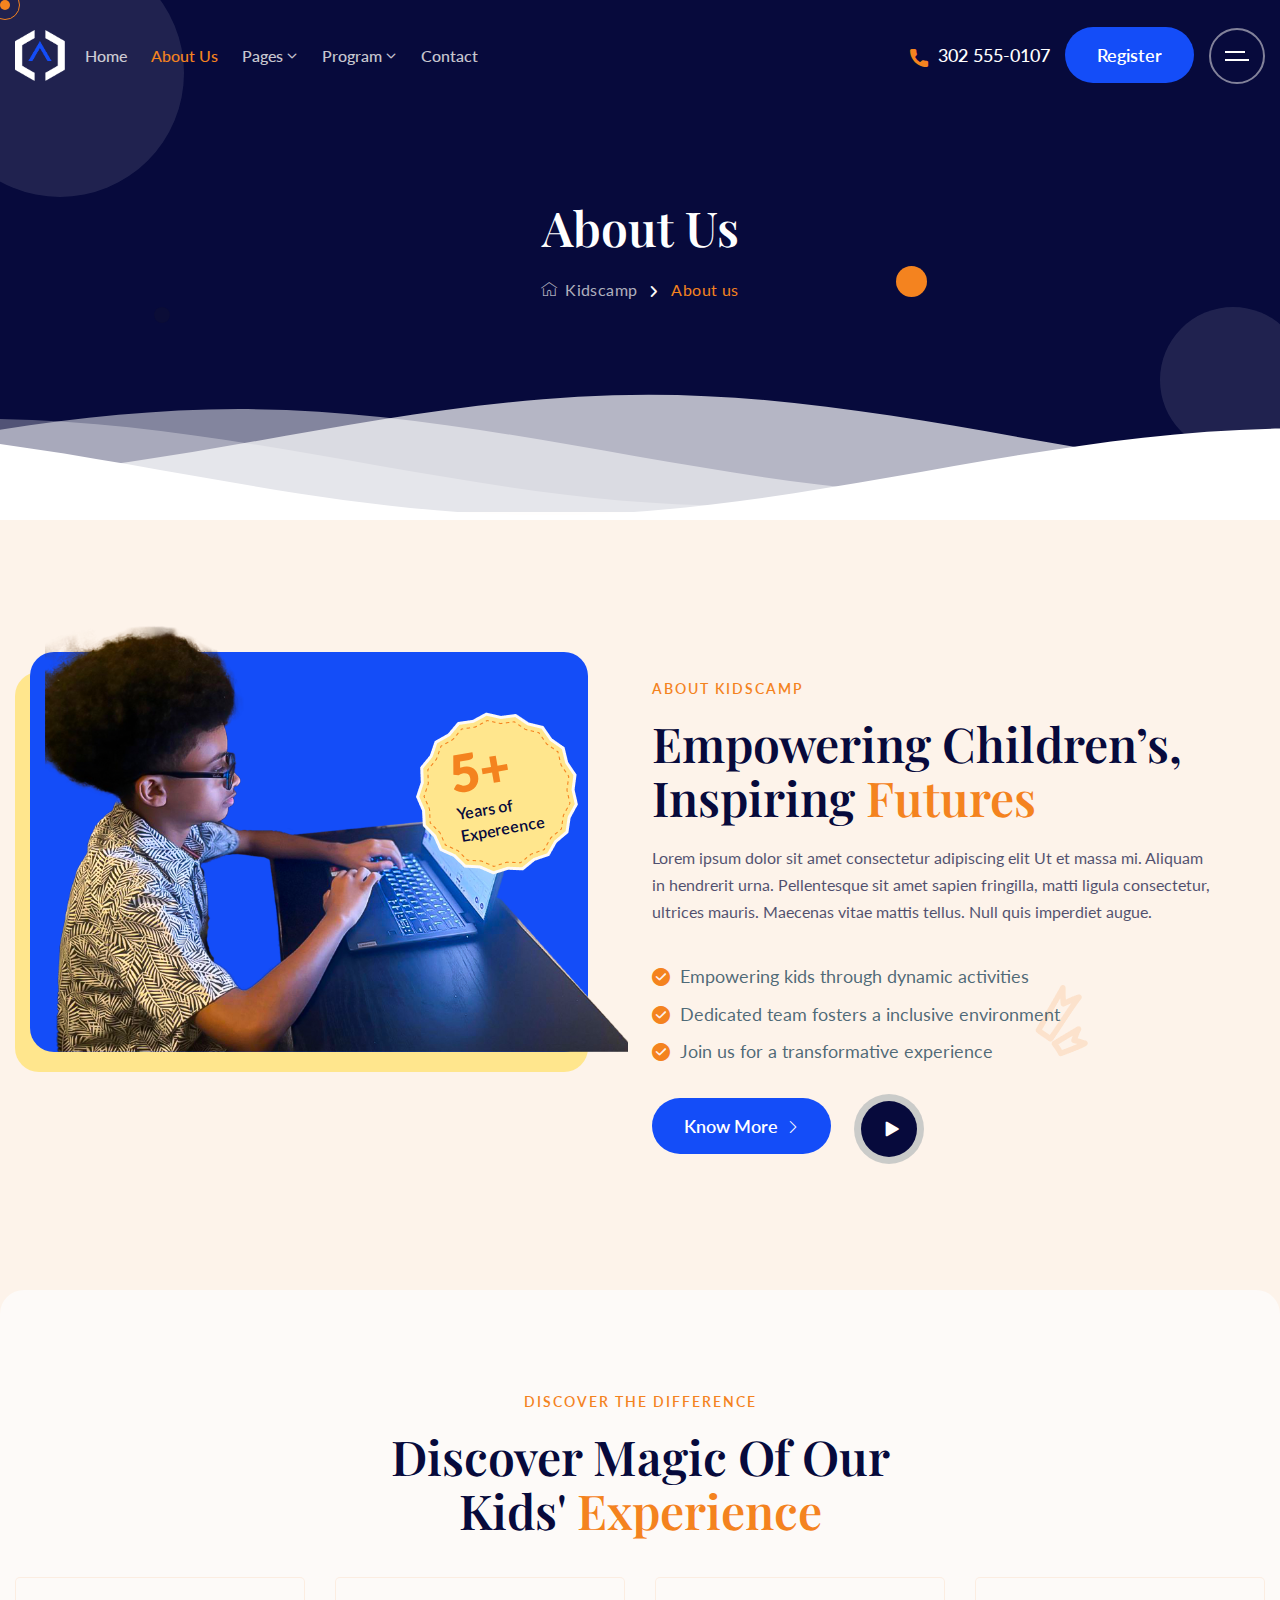
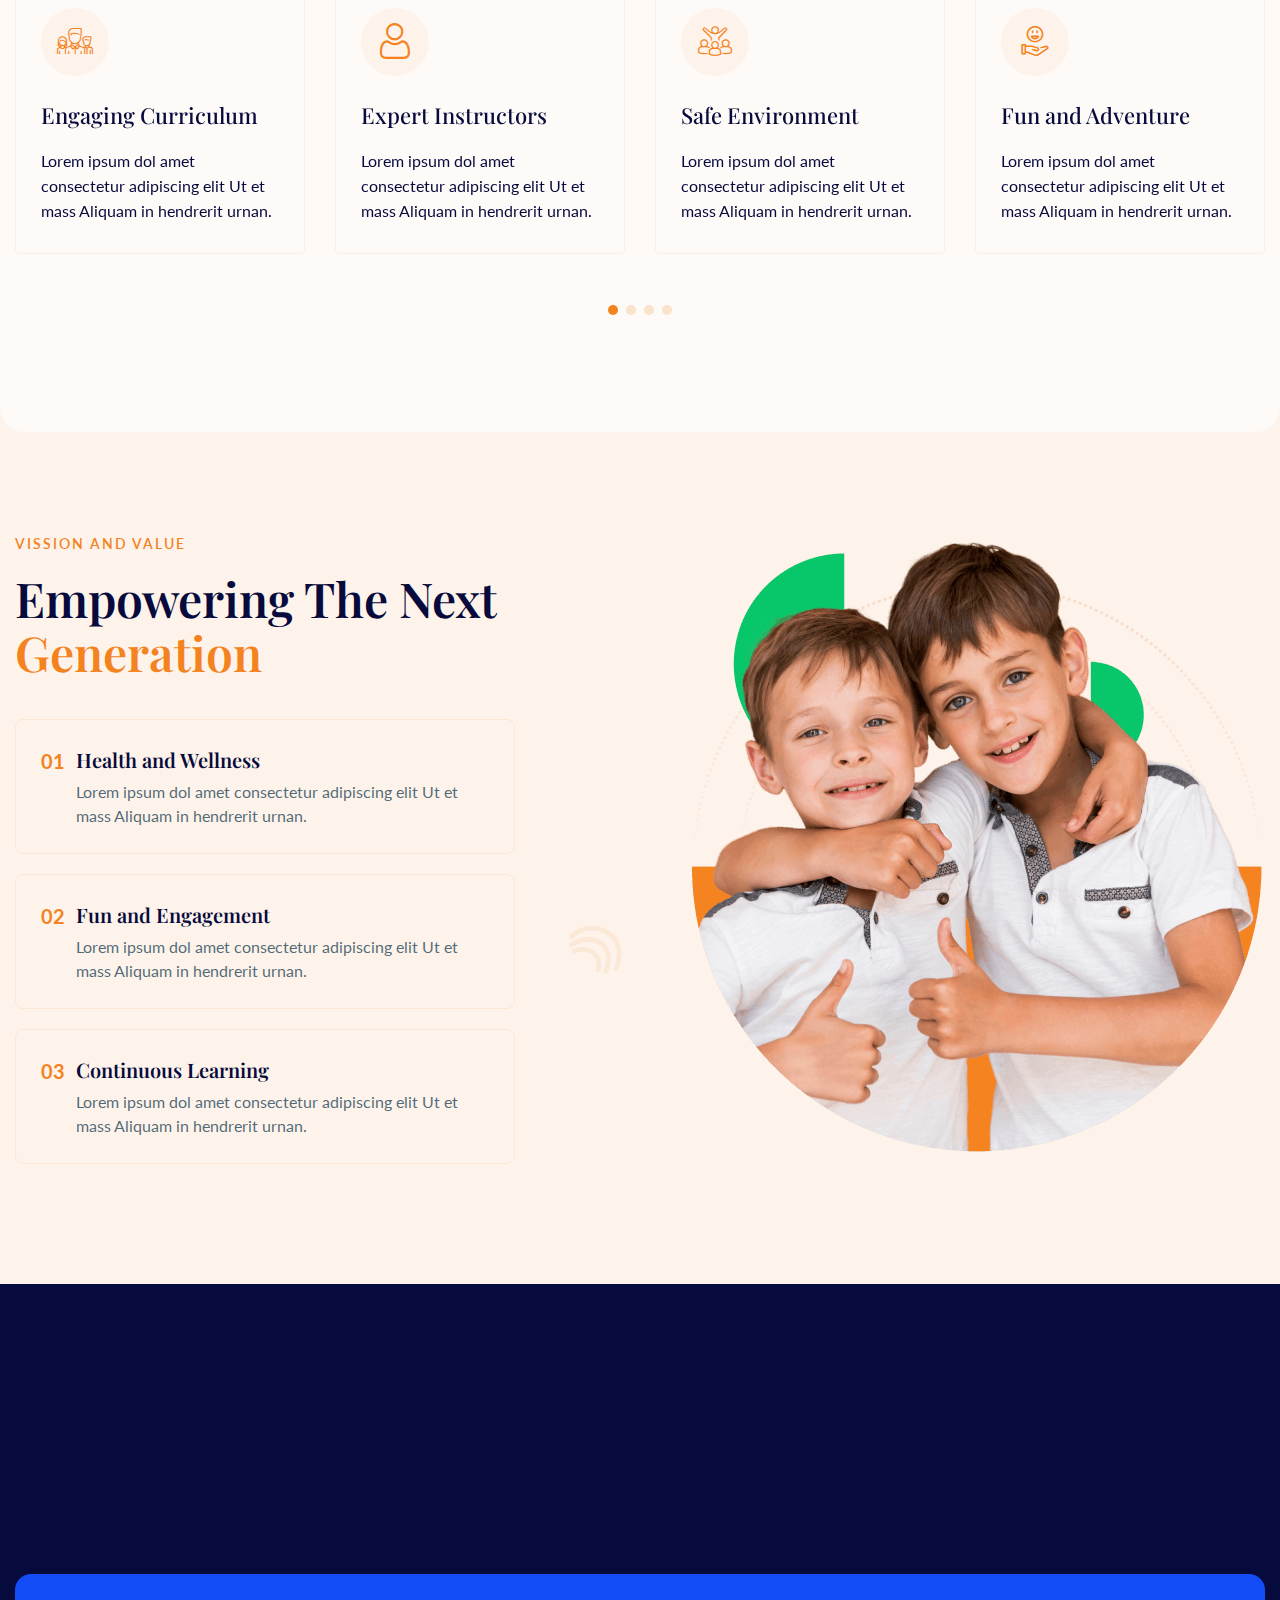
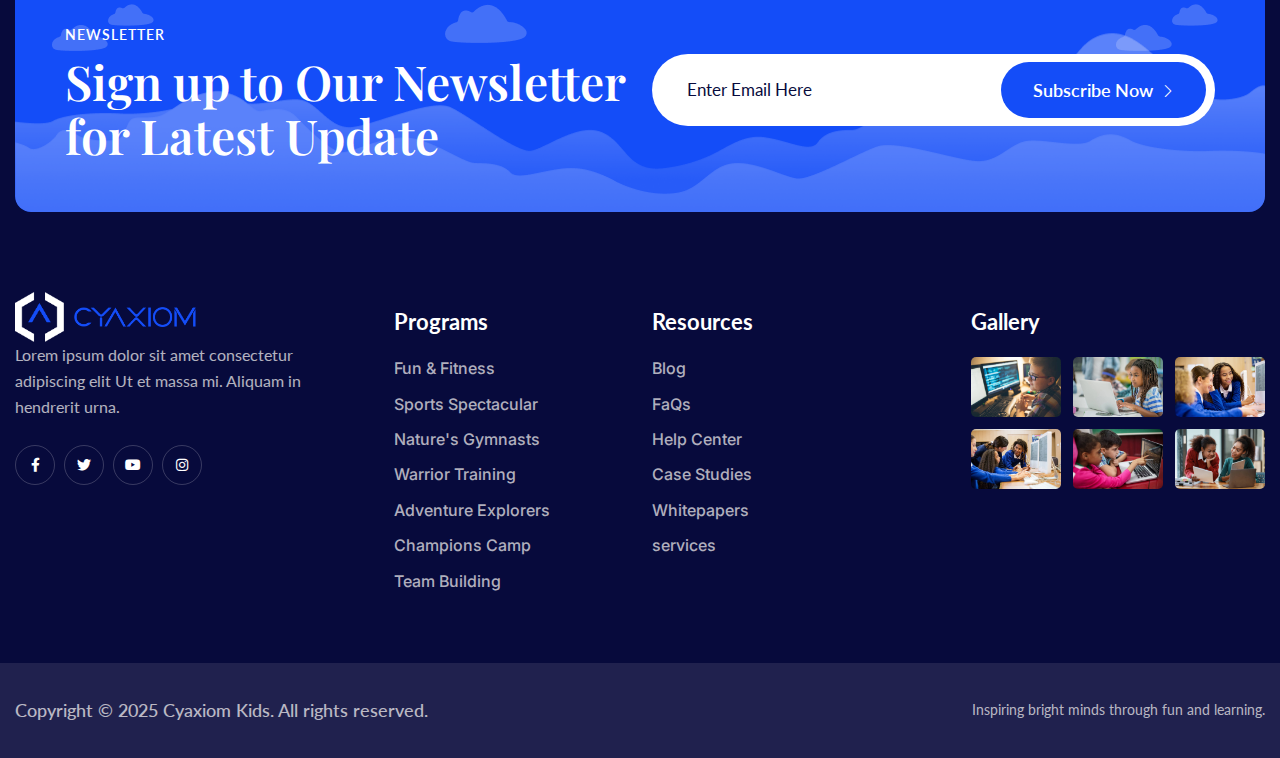
<file: kidscamp/about.html>
<!DOCTYPE html>
<html>
<head>
<meta charset="utf-8">
<title>Kidscamp Business HTML-5 Template | About Us</title>
<!-- Stylesheets -->
<link href="assets/css/bootstrap.css" rel="stylesheet">
<link href="assets/css/style.css" rel="stylesheet">
<link href="assets/css/meanmenu.min.css" rel="stylesheet">
<link href="assets/css/responsive.css" rel="stylesheet">

<link href="https://fonts.googleapis.com/css2?family=Inter:wght@100..900&display=swap" rel="stylesheet">
<link href="https://fonts.googleapis.com/css2?family=Playfair+Display:ital,wght@0,400..900;1,400..900&display=swap" rel="stylesheet">
<link href="https://fonts.googleapis.com/css2?family=Lato:ital,wght@0,100;0,300;0,400;0,700;0,900;1,100;1,300;1,400;1,700;1,900&display=swap" rel="stylesheet">

<link rel="shortcut icon" href="assets/CyaxiomLogo/CyaxiomWBLogo/WBLogo.png" type="image/x-icon">
<link rel="icon" href="assets/CyaxiomLogo/CyaxiomWBLogo/WBLogo.png" type="image/x-icon">


<!-- Responsive -->
<meta http-equiv="X-UA-Compatible" content="IE=edge">
<meta name="viewport" content="width=device-width, initial-scale=1.0, maximum-scale=1.0, user-scalable=0">

<!--[if lt IE 9]><script src="https://cdnjs.cloudflare.com/ajax/libs/html5shiv/3.7.3/html5shiv.js"></script><![endif]-->
<!--[if lt IE 9]><script src="js/respond.js"></script><![endif]-->
</head>

<body>

<div class="page-wrapper">
	
	<!-- Cursor -->
	<div class="cursor"></div>
	<div class="cursor-follower"></div>
	<!-- Cursor End -->
 	
	<!-- Preloader -->
    <div class="preloader"></div>
	<!-- End Preloader -->
	
	<!-- Main Header -->
	<header class="main-header header-style-one">
		
		<!-- Header Lower -->
		<div class="header-lower">
			<div class="auto-container">
				<div class="inner-container">
					<div class="d-flex justify-content-between align-items-center flex-wrap">
						
						<div class="nav-outer d-flex align-items-center flex-wrap">
							<!-- Logo Box -->
							<div class="logo-box">
								<div class="logo"><a href="index.html"><img src="assets/CyaxiomLogo/CyaxiomWBLogo/WBLogo.png" alt="" title="kidscamp"></a></div>
							</div>
							<!-- Main Menu -->
							<nav class="main-menu navbar-expand-md">
								<div class="navbar-header">
									<!-- Toggle Button -->    	
									<button class="navbar-toggler" type="button" data-toggle="collapse" data-target="#navbarSupportedContent" aria-controls="navbarSupportedContent" aria-expanded="false" aria-label="Toggle navigation">
										<span class="icon-bar"></span>
										<span class="icon-bar"></span>
										<span class="icon-bar"></span>
									</button>
								</div>
								
								<div class="navbar-collapse collapse clearfix" id="navbarSupportedContent">
									<ul class="navigation clearfix">
										<li ><a href="index.html">Home</a>
										</li>
										<li><a href="about.html">About us</a></li>
										<li class="dropdown"><a href="#">Pages</a>
											<ul>
												<li><a href="faq.html">Faq</a></li>
												<li><a href="login.html">Login</a></li>
												<li><a href="register.html">Register</a></li>
												<li><a href="gallery.html">Galery</a></li>
												<li><a href="reset-password.html">Forgot password</a></li>
												<li><a href="testimonial.html">Testimonial</a></li>
												<li class="dropdown"><a href="#">Team</a>
													<ul>
														<li><a href="team.html">Team</a></li>
														<li><a href="team-detail.html">Team detail</a></li>
													</ul>
												</li>
											</ul>
										</li>
										<li class="dropdown"><a href="#">program</a>
											<ul>
												<li><a href="program.html">Program</a></li>
												<li><a href="program-detail.html">Program detail</a></li>
											</ul>
										</li>
										<li><a href="contact.html">Contact</a></li>
									</ul>
								</div>
							</nav>
						</div>

						<!-- Main Menu End-->
						<div class="outer-box d-flex align-items-center flex-wrap">
							
							<!-- Button Box -->
							<div class="header-phone_box">
								<a href="tel:+302-555-0107"><i class="flaticon-call"></i> 302 555-0107</a>
							</div>
							
							<!-- Button Box -->
							<div class="main-header_button">
								<a href="about.html" class="theme-btn btn-style-one">
									<span class="btn-wrap">
										<span class="text-one">Register</span>
										<span class="text-two">Register</span>
									</span>
								</a>
							</div>
							
							<!-- About Widget -->
							<span class="about-widget">
								<span class="hamburger">
									<span class="top-bun"></span>
									<span class="meat"></span>
								</span>
							</span>

							<!-- Mobile Navigation Toggler -->
							<div class="mobile-nav-toggler"><span class="icon flaticon-menu"></span></div>

						</div>
						
					</div>
				</div>
			</div>
		</div>
		<!--End Header Lower-->
		
		<!-- Mobile Menu  -->
		<div class="mobile-menu">
			<div class="menu-backdrop"></div>
			<div class="close-btn"><span class="icon flaticon-close"></span></div>
			
			<nav class="menu-box">
				<div class="nav-logo"><a href="index.html"><img src="assets/images/mobile-logo.png" alt="" title=""></a></div>
				<div class="menu-outer"><!--Here Menu Will Come Automatically Via Javascript / Same Menu as in Header--></div>
			</nav>
		</div>
		<!-- End Mobile Menu -->
	
	</header>
	<!-- End Main Header -->
	
	<!-- About Sidebar -->
	<div class="about-sidebar">
		<div class="gradient-layer"></div>
		<!-- Close Button -->
		<div class="close-sidebar-widget close-button">
			<span class="fa-solid fa-xmark fa-fw"></span>
		</div>
		<div class="sidebar-inner">
			<div class="upper-box">
				<div class="image">
					<img src="assets/images/resource/about-1.jpg" alt="" />
				</div>
				<div class="content-box">
					<h3>About <span>kidscamp</span></h3>
					<div class="text">Aliquam ut porttitor leo a diam sollicitudin.Nam tempus volutpat ipsum, non viverra odio mollis mollis. Mauris vitaemalesuada nunc vel risus.</div>
					<ul class="about-sidebar_list">
						<li>Engaging Curriculum</li>
						<li>Expert Instructors</li>
						<li>Safe Environment</li>
						<li>Fun and Adventure</li>
					</ul>
				</div>
			</div>
			<!-- Social Box -->
			<div class="social-box">
				<a href="https://facebook.com/"><i class="fa-brands fa-facebook-f"></i></a>
				<a href="https://twitter.com/"><i class="fa-brands fa-twitter"></i></a>
				<a href="https://youtube.com/"><i class="fa-brands fa-youtube"></i></a>
				<a href="https://instagram.com/"><i class="fa-brands fa-instagram"></i></a>
			</div>
		</div>
	</div>
	<!-- End About Sidebar -->
	
	<!-- Page Title -->
    <section class="page-title">
		<div class="color-one"></div>
		<div class="color-two"></div>
		<div class="color-three"></div>
		<div class="color-four"></div>
        <div class="auto-container">
			<h2>About us</h2>
			<ul class="bread-crumb clearfix">
				<li><a href="index.html"><i class="flaticon-home"></i> Kidscamp</a></li>
				<li>About us</li>
			</ul>
        </div>
		<!--Waves Container-->
        <div>
          <svg class="waves" xmlns="http://www.w3.org/2000/svg" xmlns:xlink="http://www.w3.org/1999/xlink"
          viewBox="0 24 150 28" preserveAspectRatio="none" shape-rendering="auto">
          <defs>
          <path id="gentle-wave" d="M-160 44c30 0 58-18 88-18s 58 18 88 18 58-18 88-18 58 18 88 18 v44h-352z" />
          </defs>
          <g class="parallaxx">
          <use xlink:href="#gentle-wave" x="148" y="0" fill="rgba(255,255,255,0.7" />
          <use xlink:href="#gentle-wave" x="100" y="3" fill="rgba(255,255,255,0.5)" />
          <use xlink:href="#gentle-wave" x="70" y="5" fill="rgba(255,255,255,0.3)" />
          <use xlink:href="#gentle-wave" x="48" y="7" fill="#fff" />
          </g>
          </svg>
        </div>
        <!--Waves end-->
    </section>
    <!-- End Page Title -->
	
	<!-- About One -->
	<section class="about-one style-four">
		<div class="auto-container">
			<div class="about-one_icon" style="background-image:url(assets/images/icons/icon-3.png)"></div>
			<div class="row clearfix">
				
				<!-- Image Column -->
				<div class="about-one_image-column col-lg-6 col-md-12 col-sm-12">
					<div class="about-one_image-outer">
						<div class="about-one_experiance">
							<div class="about-one_experiance-inner">
								5+ <span>Years of <br> Expereence</span>
							</div>
						</div>
						<div class="about-one_image">
							<div class="about-one_color-one"></div>
							<div class="about-one_color-two"></div>
							<img src="assets/images/resource/about-1.png" alt="" />
						</div>
					</div>
				</div>
				
				<!-- Content Column -->
				<div class="about-one_content-column col-lg-6 col-md-12 col-sm-12">
					<div class="about-one_content-outer">
						<!-- Sec Title -->
						<div class="sec-title">
							<div class="sec-title_title">About kidscamp</div>
							<h2 class="sec-title_heading">Empowering Children’s, Inspiring <span>Futures</span></h2>
							<div class="sec-title_text">Lorem ipsum dolor sit amet consectetur adipiscing elit Ut et massa mi. Aliquam in hendrerit urna. Pellentesque sit amet sapien fringilla, matti ligula consectetur, ultrices mauris. Maecenas vitae mattis tellus. Null quis imperdiet augue.</div>
						</div>
						<!-- About One List -->
						<ul class="about-one_list">
							<li><i class="flaticon-checked"></i>Empowering kids through dynamic activities</li>
							<li><i class="flaticon-checked"></i>Dedicated team fosters a inclusive environment</li>
							<li><i class="flaticon-checked"></i>Join us for a transformative experience</li>
						</ul>
						<!-- Options -->
						<div class="about-one_options d-flex align-items-center flex-wrap">
							<div class="about-one_button">
								<a href="classes.html" class="theme-btn btn-style-one">
									<span class="btn-wrap">
										<span class="text-one">Know more <i class="flaticon-next-1"></i></span>
										<span class="text-two">Know more <i class="flaticon-next-1"></i></span>
									</span>
								</a>
							</div>
							<a href="https://www.youtube.com/watch?v=kxPCFljwJws" class="lightbox-video about-one_play"><span class="flaticon-play"><i class="ripple"></i></span></a>
						</div>
						
					</div>
				</div>
				
			</div>
		</div>
	</section>
	<!-- End About One -->
	
	<!-- Services One / Style Two -->
	<section class="services-one style-two">
		<div class="outer-container">
			<div class="auto-container">
				<!-- Sec Title -->
				<div class="sec-title centered">
					<div class="sec-title_title">Discover the Difference</div>
					<h2 class="sec-title_heading">Discover Magic of Our <br> Kids' <span>Experience</span></h2>
				</div>
				<div class="four-item_carousel swiper-container">
					<div class="swiper-wrapper">

						<!-- Slide -->
						<div class="swiper-slide">
							<!-- Service Block One / Style Two -->
							<div class="service-block_one style-two">
								<div class="service-block_one-inner">
									<div class="service-block_one-icon">
										<i class="flaticon-team"></i>
									</div>
									<h5 class="service-block_one-title"><a href="service-detail.html">Engaging Curriculum</a></h5>
									<div class="service-block_one-text">Lorem ipsum dol amet consectetur adipiscing elit Ut et mass Aliquam in hendrerit urnan.</div>
								</div>
							</div>
						</div>
						<!-- Slide -->
						<div class="swiper-slide">
							<!-- Service Block One / Style Two -->
							<div class="service-block_one style-two">
								<div class="service-block_one-inner">
									<div class="service-block_one-icon">
										<i class="flaticon-user"></i>
									</div>
									<h5 class="service-block_one-title"><a href="service-detail.html">Expert Instructors</a></h5>
									<div class="service-block_one-text">Lorem ipsum dol amet consectetur adipiscing elit Ut et mass Aliquam in hendrerit urnan.</div>
								</div>
							</div>
						</div>
						<!-- Slide -->
						<div class="swiper-slide">
							<!-- Service Block One / Style Two -->
							<div class="service-block_one style-two">
								<div class="service-block_one-inner">
									<div class="service-block_one-icon">
										<i class="flaticon-leader"></i>
									</div>
									<h5 class="service-block_one-title"><a href="service-detail.html">Safe Environment</a></h5>
									<div class="service-block_one-text">Lorem ipsum dol amet consectetur adipiscing elit Ut et mass Aliquam in hendrerit urnan.</div>
								</div>
							</div>
						</div>
						<!-- Slide -->
						<div class="swiper-slide">
							<!-- Service Block One / Style Two -->
							<div class="service-block_one style-two">
								<div class="service-block_one-inner">
									<div class="service-block_one-icon">
										<i class="flaticon-happiness"></i>
									</div>
									<h5 class="service-block_one-title"><a href="service-detail.html">Fun and Adventure</a></h5>
									<div class="service-block_one-text">Lorem ipsum dol amet consectetur adipiscing elit Ut et mass Aliquam in hendrerit urnan.</div>
								</div>
							</div>
						</div>
					</div>
					
					<!-- If we need pagination -->
					<div class="four-items_carousel-pagination"></div>
					
				</div>
				
			</div>
		</div>
	</section>
	<!-- End Services One / Style Two -->
	
	<!-- Value One -->
	<section class="value-one">
		<div class="auto-container">
			<div class="row clearfix">
				
				<!-- Content Column -->
				<div class="value-one_content-column col-lg-6 col-md-12 col-sm-12">
					<div class="value-one_content-outer">
						<div class="value-one_icon" style="background-image:url(assets/images/icons/icon-4.png)"></div>
						<!-- Sec Title -->
						<div class="sec-title">
							<div class="sec-title_title">Vission and Value</div>
							<h2 class="sec-title_heading">Empowering the Next <span>Generation</span></h2>
						</div>
						<!-- Value Block One -->
						<div class="value-block_one">
							<div class="value-block_one-inner">
								<div class="value-block_one-content">
									<div class="value-block_one-number">01</div>
									<h5 class="value-block_one-heading">Health and Wellness</h5>
									<p>Lorem ipsum dol amet consectetur adipiscing elit Ut et mass Aliquam in hendrerit urnan.</p>
								</div>
							</div>
						</div>
						<!-- Value Block One -->
						<div class="value-block_one">
							<div class="value-block_one-inner">
								<div class="value-block_one-content">
									<div class="value-block_one-number">02</div>
									<h5 class="value-block_one-heading">Fun and Engagement</h5>
									<p>Lorem ipsum dol amet consectetur adipiscing elit Ut et mass Aliquam in hendrerit urnan.</p>
								</div>
							</div>
						</div>
						<!-- Value Block One -->
						<div class="value-block_one">
							<div class="value-block_one-inner">
								<div class="value-block_one-content">
									<div class="value-block_one-number">03</div>
									<h5 class="value-block_one-heading">Continuous Learning</h5>
									<p>Lorem ipsum dol amet consectetur adipiscing elit Ut et mass Aliquam in hendrerit urnan.</p>
								</div>
							</div>
						</div>
					</div>
				</div>
				
				<!-- Image Column -->
				<div class="value-one_image-column col-lg-6 col-md-12 col-sm-12">
					<div class="value-one_image-outer">
						<div class="value-one_image">
							<img src="assets/images/resource/value.png" alt="" />
						</div>
					</div>
				</div>
				
			</div>
		</div>
	</section>
	<!-- Main Footer -->
	<footer class="main-footer">
		<!-- Upper Box -->
		<div class="footer-upper_box">
			<div class="auto-container">
				<!-- Newsletter Box -->
				<div class="newsletter-one">
					<div class="newsletter-one_pattern" style="background-image: url(assets/images/background/pattern-2.png)"></div>
					<div class="newsletter-one_pattern-two" style="background-image: url(assets/images/background/pattern-3.png)"></div>
					<div class="row clearfix">
						<!-- Column -->
						<div class="column col-lg-6 col-md-12 col-sm-12">
							<div class="newsletter-one_title">NEWSLETTER</div>
							<h2 class="newsletter-one_heading">Sign up to Our Newsletter for Latest Update</h2>
						</div>
						<!-- Column -->
						<div class="column col-lg-6 col-md-12 col-sm-12">
							<div class="newsletter-box">
								<form method="post" action="contact.html">
									<div class="form-group">
										<span class="icon fa-regular fa-envelope fa-fw"></span>
										<input type="email" name="search-field" value="" placeholder="Enter Email Here" required>
										<button type="submit" class="template-btn btn-style-one">
											<span class="btn-wrap">
												<span class="text-one">Subscribe Now <i class="flaticon-next-1"></i></span>
												<span class="text-two">Subscribe Now <i class="flaticon-next-1"></i></span>
											</span>
										</button>
									</div>
								</form>
							</div>
						</div>
					</div>
				</div>
			</div>
		</div>
		<!-- End Upper Box -->
		
		<!-- Widgets Section -->
		<div class="widgets-section">
			<div class="auto-container">
				<div class="row clearfix">
							
					<!-- Big Column -->
					<div class="big-column col-lg-6 col-md-12 col-sm-12">
						<div class="row clearfix">

							<!-- Footer Column -->
							<div class="footer_column col-lg-6 col-md-6 col-sm-12">
								<div class="footer-widget">
									<div class="footer-logo">
										<a href="index.html" title="Cyaxiom Kids Home">
										  <img src="assets/CyaxiomLogo/CyaxiomWBLogo/WBLogo.png" alt="Cyaxiom Kids Logo Icon" class="logo-icon" />
										  <img src="assets/CyaxiomLogo/CyaxiomBlue/BlueLogoText.png" alt="Cyaxiom Kids Text Logo" class="logo-text" />
										</a>
									  </div>
									  
									<div class="footer-text">Lorem ipsum dolor sit amet consectetur adipiscing elit Ut et massa mi. Aliquam in hendrerit urna.</div>
									<!-- Social Box -->
									<div class="footer_socials">
										<a href="https://facebook.com/"><i class="fa-brands fa-facebook-f"></i></a>
										<a href="https://twitter.com/"><i class="fa-brands fa-twitter"></i></a>
										<a href="https://youtube.com/"><i class="fa-brands fa-youtube"></i></a>
										<a href="https://instagram.com/"><i class="fa-brands fa-instagram"></i></a>
									</div>
								</div>
							</div>

							<!-- Footer Column -->
							<div class="footer_column col-lg-6 col-md-6 col-sm-12">
								<div class="footer-widget links-widget">
									<h5 class="footer-title">Programs</h5>
									<ul class="footer-list">
										<li><a href="#">Fun & Fitness</a></li>
										<li><a href="#">Sports Spectacular</a></li>
										<li><a href="#">Nature's Gymnasts</a></li>
										<li><a href="#">Warrior Training</a></li>
										<li><a href="#">Adventure Explorers</a></li>
										<li><a href="#">Champions Camp</a></li>
										<li><a href="#">Team Building</a></li>
									</ul>
								</div>
							</div>

						</div>
					</div>

					<!-- Big Column -->
					<div class="big-column col-lg-6 col-md-12 col-sm-12">
						<div class="row clearfix">

							<!-- Footer Column -->
							<div class="footer_column col-lg-6 col-md-6 col-sm-12">
								<div class="footer-widget links-widget">
									<h5 class="footer-title">Resources</h5>
									<ul class="footer-list">
										<li><a href="#">Blog</a></li>
										<li><a href="#">FaQs</a></li>
										<li><a href="#">Help Center</a></li>
										<li><a href="#">Case Studies</a></li>
										<li><a href="#">Whitepapers</a></li>
										<li><a href="#">services</a></li>
									</ul>
								</div>
							</div>

							<!-- Footer Column -->
							<div class="footer_column col-lg-6 col-md-6 col-sm-12">
								<div class="footer-widget instagram-widget">
									<h5 class="footer-title">Gallery</h5>
									<div class="images-outer clearfix">
										<!--Image Box-->
										<figure class="image-box"><a class="lightbox-image" href="assets/images/gallery/1.jpg"><img src="assets/images/gallery/instagram-1.jpg" alt=""></a></figure>
										<!--Image Box-->
										<figure class="image-box"><a class="lightbox-image" href="assets/images/gallery/2.jpg"><img src="assets/images/gallery/instagram-2.jpg" alt=""></a></figure>
										<!--Image Box-->
										<figure class="image-box"><a class="lightbox-image" href="assets/images/gallery/3.jpg"><img src="assets/images/gallery/instagram-3.jpg" alt=""></a></figure>
										<!--Image Box-->
										<figure class="image-box"><a class="lightbox-image" href="assets/images/gallery/4.jpg"><img src="assets/images/gallery/instagram-4.jpg" alt=""></a></figure>
										<!--Image Box-->
										<figure class="image-box"><a class="lightbox-image" href="assets/images/gallery/5.jpg"><img src="assets/images/gallery/instagram-5.jpg" alt=""></a></figure>
										<!--Image Box-->
										<figure class="image-box"><a class="lightbox-image" href="assets/images/gallery/6.jpg"><img src="assets/images/gallery/instagram-6.jpg" alt=""></a></figure>
									</div>
								</div>
							</div>

						</div>
					</div>

				</div>
			</div>
		</div>
		<!-- End Widgets Section -->
		
		<!-- Footer Bottom -->
		<div class="footer-bottom">
			<div class="auto-container">
				<div class="row clearfix">
					<!-- Column -->
					<div class="column col-lg-6 col-md-12 col-sm-12">
						<div class="copyright">Copyright &copy; 2025 Cyaxiom Kids. All rights reserved.</div>
					</div>
					<!-- Column -->
					<div class="column col-lg-6 col-md-12 col-sm-12">
						<div class="designs_by">Inspiring bright minds through fun and learning.
						</div>
					</div>
				</div>
			</div>
		</div>
		
	</footer>
	<!-- End Main Footer -->
	
	<!-- Search Popup -->
	<div class="search-popup">
		<div class="color-layer"></div>
		<button class="close-search"><span class="flaticon-close"></span></button>
			<div class="form-group">
				<input type="search" name="search-field" value="" placeholder="Search Here" required="">
				<button class="fa fa-solid fa-magnifying-glass fa-fw" type="submit"></button>
			</div>
		</form>
	</div>
	<!-- End Search Popup -->
	
</div>
<!-- End PageWrapper -->

<div class="progress-wrap">
	<svg class="progress-circle svg-content" width="100%" height="100%" viewBox="-1 -1 102 102">
		<path d="M50,1 a49,49 0 0,1 0,98 a49,49 0 0,1 0,-98"/>
	</svg>
</div>

<script src="assets/js/jquery.js"></script>
<script src="assets/js/popper.min.js"></script>
<script src="assets/js/bootstrap.min.js"></script>
<script src="assets/js/appear.js"></script>
<script src="assets/js/parallax.min.js"></script>
<script src="assets/js/tilt.jquery.min.js"></script>
<script src="assets/js/jquery.paroller.min.js"></script>
<script src="assets/js/wow.js"></script>
<script src="assets/js/swiper.min.js"></script>
<script src="assets/js/backtotop.js"></script>
<script src="assets/js/odometer.js"></script>
<script src="assets/js/parallax-scroll.js"></script>

<script src="assets/js/gsap.min.js"></script>
<script src="assets/js/SplitText.min.js"></script>
<script src="assets/js/ScrollTrigger.min.js"></script>
<script src="assets/js/ScrollToPlugin.min.js"></script>
<script src="assets/js/ScrollSmoother.min.js"></script>

<script src="assets/js/magnific-popup.min.js"></script>
<script src="assets/js/nav-tool.js"></script>
<script src="assets/js/jquery-ui.js"></script>
<script src="assets/js/jquery.countdown.js"></script>
<script src="assets/js/script.js"></script>

</body>
</html>
</file>
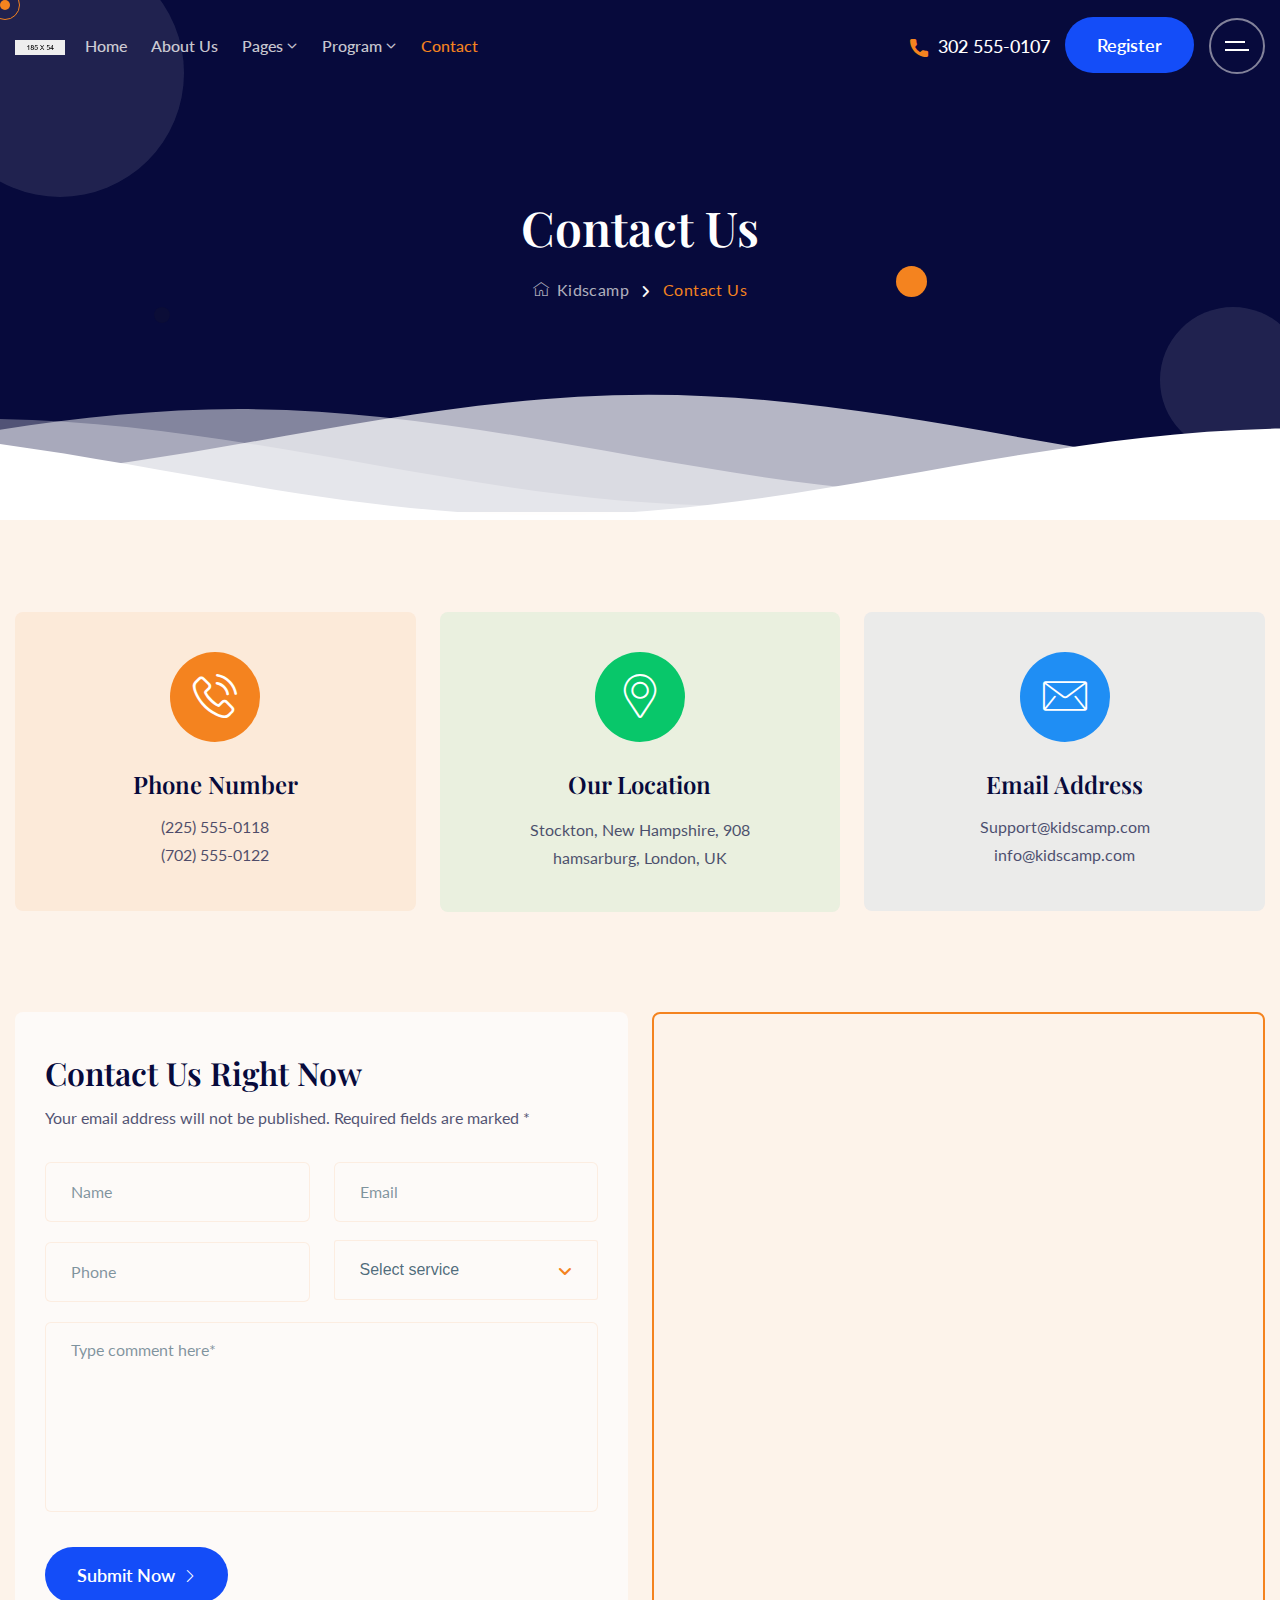
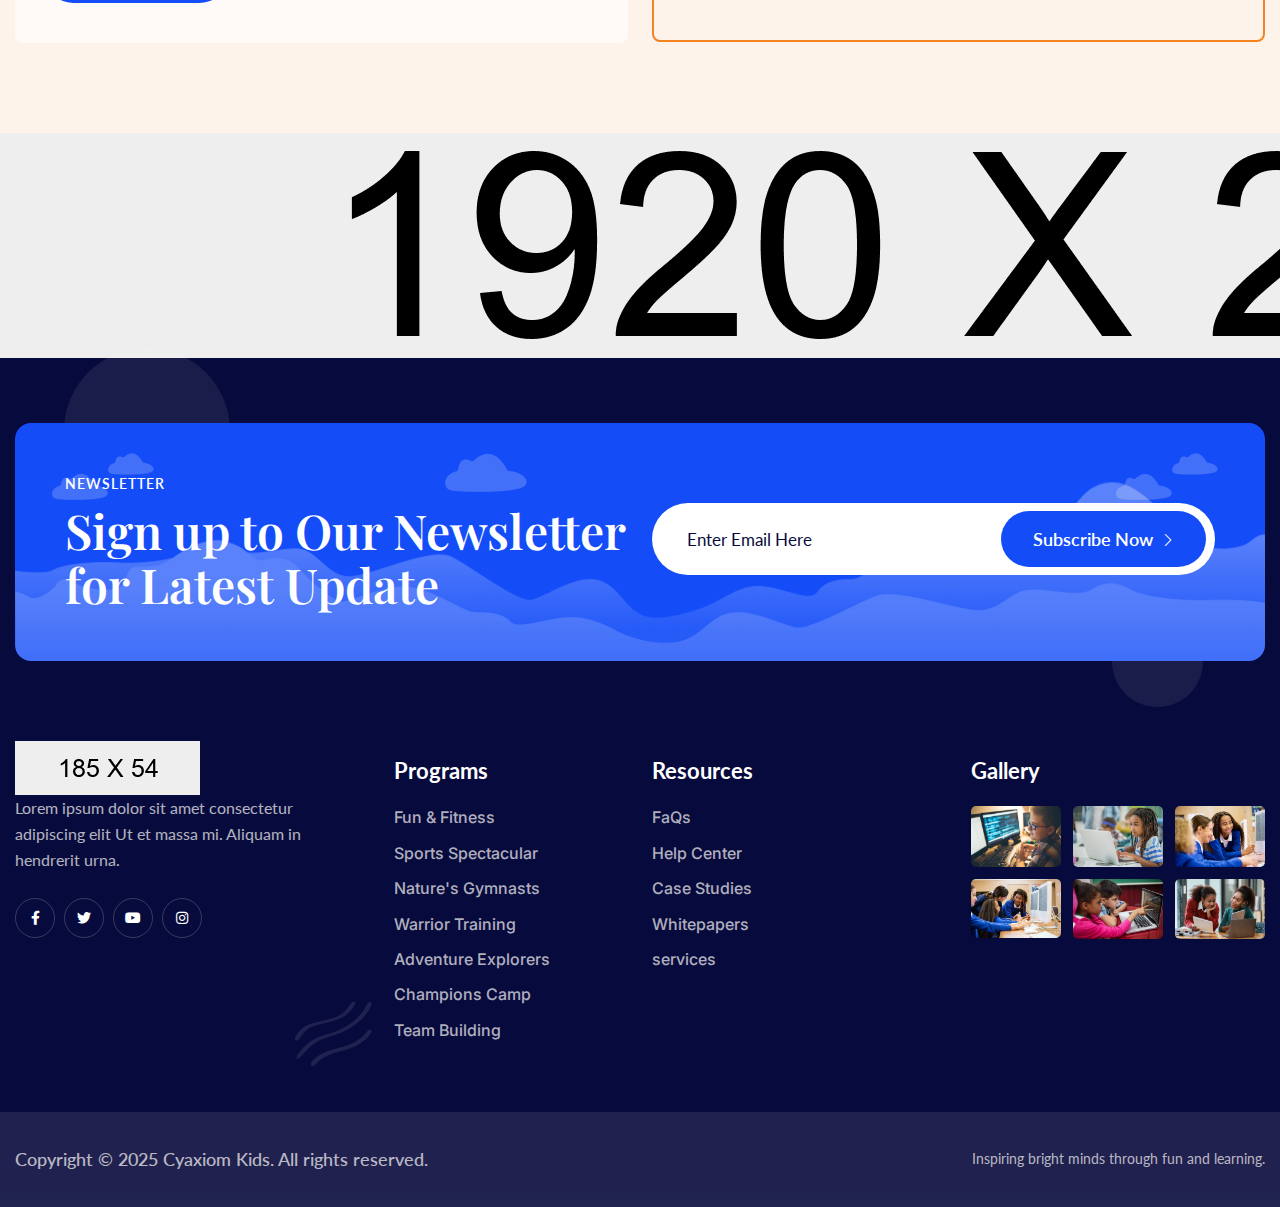
<file: kidscamp/contact.html>
<!DOCTYPE html>
<html>
  <head>
    <meta charset="utf-8" />
    <title>Kidscamp Business HTML-5 Template | Contact Us</title>
    <!-- Stylesheets -->
    <link href="assets/css/bootstrap.css" rel="stylesheet" />
    <link href="assets/css/style.css" rel="stylesheet" />
    <link href="assets/css/meanmenu.min.css" rel="stylesheet" />
    <link href="assets/css/responsive.css" rel="stylesheet" />

    <link
      href="https://fonts.googleapis.com/css2?family=Inter:wght@100..900&display=swap"
      rel="stylesheet"
    />
    <link
      href="https://fonts.googleapis.com/css2?family=Playfair+Display:ital,wght@0,400..900;1,400..900&display=swap"
      rel="stylesheet"
    />
    <link
      href="https://fonts.googleapis.com/css2?family=Lato:ital,wght@0,100;0,300;0,400;0,700;0,900;1,100;1,300;1,400;1,700;1,900&display=swap"
      rel="stylesheet"
    />

    <link
      rel="shortcut icon"
      href="assets/images/favicon.png"
      type="image/x-icon"
    />
    <link rel="icon" href="assets/images/favicon.png" type="image/x-icon" />

    <!-- Responsive -->
    <meta http-equiv="X-UA-Compatible" content="IE=edge" />
    <meta
      name="viewport"
      content="width=device-width, initial-scale=1.0, maximum-scale=1.0, user-scalable=0"
    />

    <!--[if lt IE 9
      ]><script src="https://cdnjs.cloudflare.com/ajax/libs/html5shiv/3.7.3/html5shiv.js"></script
    ><![endif]-->
    <!--[if lt IE 9]><script src="js/respond.js"></script><![endif]-->
  </head>

  <body>
    <div class="page-wrapper">
      <!-- Cursor -->
      <div class="cursor"></div>
      <div class="cursor-follower"></div>
      <!-- Cursor End -->

      <!-- Preloader -->
      <div class="preloader"></div>
      <!-- End Preloader -->

      <!-- Main Header -->
      <header class="main-header header-style-one">
        <!-- Header Lower -->
        <div class="header-lower">
          <div class="auto-container">
            <div class="inner-container">
              <div
                class="d-flex justify-content-between align-items-center flex-wrap"
              >
                <div class="nav-outer d-flex align-items-center flex-wrap">
                  <!-- Logo Box -->
                  <div class="logo-box">
                    <div class="logo">
                      <a href="index.html"
                        ><img
                          src="assets/images/logo.png"
                          alt=""
                          title="kidscamp"
                      /></a>
                    </div>
                  </div>
                  <!-- Main Menu -->
                  <nav class="main-menu navbar-expand-md">
                    <div class="navbar-header">
                      <!-- Toggle Button -->
                      <button
                        class="navbar-toggler"
                        type="button"
                        data-toggle="collapse"
                        data-target="#navbarSupportedContent"
                        aria-controls="navbarSupportedContent"
                        aria-expanded="false"
                        aria-label="Toggle navigation"
                      >
                        <span class="icon-bar"></span>
                        <span class="icon-bar"></span>
                        <span class="icon-bar"></span>
                      </button>
                    </div>

                    <div
                      class="navbar-collapse collapse clearfix"
                      id="navbarSupportedContent"
                    >
                      <ul class="navigation clearfix">
                        <li><a href="index.html">Home</a></li>
                        <li><a href="about.html">About us</a></li>
                        <li class="dropdown">
                          <a href="#">Pages</a>
                          <ul>
                            <li><a href="faq.html">Faq</a></li>
                            <li><a href="login.html">Login</a></li>
                            <li><a href="register.html">Register</a></li>
                            <li><a href="gallery.html">Galery</a></li>
                            <li>
                              <a href="reset-password.html">Forgot password</a>
                            </li>
                            <li><a href="testimonial.html">Testimonial</a></li>
                            <li class="dropdown">
                              <a href="#">Team</a>
                              <ul>
                                <li><a href="team.html">Team</a></li>
                                <li>
                                  <a href="team-detail.html">Team detail</a>
                                </li>
                              </ul>
                            </li>
                          </ul>
                        </li>
                        <li class="dropdown">
                          <a href="#">program</a>
                          <ul>
                            <li><a href="program.html">Program</a></li>
                            <li>
                              <a href="program-detail.html">Program detail</a>
                            </li>
                          </ul>
                        </li>
                        <li><a href="contact.html">Contact</a></li>
                      </ul>
                    </div>
                  </nav>
                </div>

                <!-- Main Menu End-->
                <div class="outer-box d-flex align-items-center flex-wrap">
                  <!-- Button Box -->
                  <div class="header-phone_box">
                    <a href="tel:+302-555-0107"
                      ><i class="flaticon-call"></i> 302 555-0107</a
                    >
                  </div>

                  <!-- Button Box -->
                  <div class="main-header_button">
                    <a href="about.html" class="theme-btn btn-style-one">
                      <span class="btn-wrap">
                        <span class="text-one">Register</span>
                        <span class="text-two">Register</span>
                      </span>
                    </a>
                  </div>

                  <!-- About Widget -->
                  <span class="about-widget">
                    <span class="hamburger">
                      <span class="top-bun"></span>
                      <span class="meat"></span>
                    </span>
                  </span>

                  <!-- Mobile Navigation Toggler -->
                  <div class="mobile-nav-toggler">
                    <span class="icon flaticon-menu"></span>
                  </div>
                </div>
              </div>
            </div>
          </div>
        </div>
        <!--End Header Lower-->

        <!-- Mobile Menu  -->
        <div class="mobile-menu">
          <div class="menu-backdrop"></div>
          <div class="close-btn"><span class="icon flaticon-close"></span></div>

          <nav class="menu-box">
            <div class="nav-logo">
              <a href="index.html"
                ><img src="assets/images/mobile-logo.png" alt="" title=""
              /></a>
            </div>
            <div class="menu-outer">
              <!--Here Menu Will Come Automatically Via Javascript / Same Menu as in Header-->
            </div>
          </nav>
        </div>
        <!-- End Mobile Menu -->
      </header>
      <!-- End Main Header -->

      <!-- About Sidebar -->
      <div class="about-sidebar">
        <div class="gradient-layer"></div>
        <!-- Close Button -->
        <div class="close-sidebar-widget close-button">
          <span class="fa-solid fa-xmark fa-fw"></span>
        </div>
        <div class="sidebar-inner">
          <div class="upper-box">
            <div class="image">
              <img src="assets/images/resource/about-1.jpg" alt="" />
            </div>
            <div class="content-box">
              <h3>About <span>kidscamp</span></h3>
              <div class="text">
                Aliquam ut porttitor leo a diam sollicitudin.Nam tempus volutpat
                ipsum, non viverra odio mollis mollis. Mauris vitaemalesuada
                nunc vel risus.
              </div>
              <ul class="about-sidebar_list">
                <li>Engaging Curriculum</li>
                <li>Expert Instructors</li>
                <li>Safe Environment</li>
                <li>Fun and Adventure</li>
              </ul>
            </div>
          </div>
          <!-- Social Box -->
          <div class="social-box">
            <a href="https://facebook.com/"
              ><i class="fa-brands fa-facebook-f"></i
            ></a>
            <a href="https://twitter.com/"
              ><i class="fa-brands fa-twitter"></i
            ></a>
            <a href="https://youtube.com/"
              ><i class="fa-brands fa-youtube"></i
            ></a>
            <a href="https://instagram.com/"
              ><i class="fa-brands fa-instagram"></i
            ></a>
          </div>
        </div>
      </div>
      <!-- End About Sidebar -->

      <!-- Page Title -->
      <section class="page-title">
        <div class="color-one"></div>
        <div class="color-two"></div>
        <div class="color-three"></div>
        <div class="color-four"></div>
        <div class="auto-container">
          <h2>Contact Us</h2>
          <ul class="bread-crumb clearfix">
            <li>
              <a href="index.html"><i class="flaticon-home"></i> Kidscamp</a>
            </li>
            <li>Contact Us</li>
          </ul>
        </div>
        <!--Waves Container-->
        <div>
          <svg
            class="waves"
            xmlns="http://www.w3.org/2000/svg"
            xmlns:xlink="http://www.w3.org/1999/xlink"
            viewBox="0 24 150 28"
            preserveAspectRatio="none"
            shape-rendering="auto"
          >
            <defs>
              <path
                id="gentle-wave"
                d="M-160 44c30 0 58-18 88-18s 58 18 88 18 58-18 88-18 58 18 88 18 v44h-352z"
              />
            </defs>
            <g class="parallaxx">
              <use
                xlink:href="#gentle-wave"
                x="148"
                y="0"
                fill="rgba(255,255,255,0.7"
              />
              <use
                xlink:href="#gentle-wave"
                x="100"
                y="3"
                fill="rgba(255,255,255,0.5)"
              />
              <use
                xlink:href="#gentle-wave"
                x="70"
                y="5"
                fill="rgba(255,255,255,0.3)"
              />
              <use xlink:href="#gentle-wave" x="48" y="7" fill="#fff" />
            </g>
          </svg>
        </div>
        <!--Waves end-->
      </section>
      <!-- End Page Title -->

      <!-- Contact Info -->
      <section class="contact-info">
        <div class="auto-container">
          <div class="row clearfix">
            <!-- Info Block Two -->
            <div class="info-block_two col-lg-4 col-md-6 col-sm-12">
              <div class="info-block_two-inner">
                <div class="info-block_two-icon">
                  <i class="flaticon-phone-call"></i>
                </div>
                <h4>Phone Number</h4>
                <a href="tel:+415-864-8728">(225) 555-0118</a> <br />
                <a href="tel:+415-864-8729">(702) 555-0122</a>
              </div>
            </div>

            <!-- Info Block Two -->
            <div class="info-block_two col-lg-4 col-md-6 col-sm-12">
              <div class="info-block_two-inner">
                <div class="info-block_two-icon">
                  <i class="flaticon-pin"></i>
                </div>
                <h4>Our Location</h4>
                <div class="text">
                  Stockton, New Hampshire, 908 <br />
                  hamsarburg, London, UK
                </div>
              </div>
            </div>

            <!-- Info Block Two -->
            <div class="info-block_two col-lg-4 col-md-6 col-sm-12">
              <div class="info-block_two-inner">
                <div class="info-block_two-icon">
                  <i class="flaticon-mail"></i>
                </div>
                <h4>Email Address</h4>
                <a href="mailto:Support@kidscamp.com">Support@kidscamp.com</a>
                <br />
                <a href="mailto:info@kidscamp.com">info@kidscamp.com</a>
              </div>
            </div>
          </div>
        </div>
      </section>
      <!-- End Faq One -->

      <!-- Contact Form -->
      <section class="contact-form-section">
        <div class="auto-container">
          <div class="row clearfix">
            <!-- Column -->
            <div class="form-column col-lg-6 col-md-12 col-sm-12">
              <div class="inner-column">
                <h3>Contact Us Right Now</h3>
                <div class="text">
                  Your email address will not be published. Required fields are
                  marked *
                </div>
                <div class="default-form contact-form">
                  <form method="post" action="sendemail.php" id="contact-form">
                    <div class="row clearfix">
                      <!--Form Group-->
                      <div class="form-group col-lg-6 col-md-6 col-sm-6">
                        <input
                          type="text"
                          name="name"
                          value=""
                          placeholder="Name"
                          required
                        />
                      </div>
                      <!--Form Group-->
                      <div class="form-group col-lg-6 col-md-6 col-sm-6">
                        <input
                          type="email"
                          name="email"
                          value=""
                          placeholder="Email"
                          required
                        />
                      </div>
                      <div class="form-group col-lg-6 col-md-6 col-sm-6">
                        <input
                          type="text"
                          name="phone"
                          value=""
                          placeholder="Phone"
                          required
                        />
                      </div>
                      <!--Form Group-->
                      <div class="form-group col-lg-6 col-md-6 col-sm-6">
                        <select name="country" class="custom-select-box">
                          <option>Select service</option>
                          <option>Service 01</option>
                          <option>Service 02</option>
                          <option>Service 03</option>
                        </select>
                      </div>
                      <div class="col-lg-12 col-md-12 col-sm-12 form-group">
                        <textarea
                          class=""
                          name="message"
                          placeholder="Type comment here*"
                        ></textarea>
                      </div>
                      <div class="form-group col-lg-12 col-md-12 col-sm-12">
                        <button
                          type="button"
                          class="template-btn btn-style-one"
                        >
                          <span class="btn-wrap">
                            <span class="text-one"
                              >Submit now <i class="flaticon-next-1"></i
                            ></span>
                            <span class="text-two"
                              >Submit now <i class="flaticon-next-1"></i
                            ></span>
                          </span>
                        </button>
                      </div>
                    </div>
                  </form>
                </div>
              </div>
            </div>
            <!-- Column -->
            <div class="map-column col-lg-6 col-md-12 col-sm-12">
              <div class="inner-column">
                <div class="map-one_map">
                  <iframe
                    id="gmap_canvas"
                    src="https://maps.google.com/maps?q=636+5th+Ave%2C+New+York&t=&z=18&ie=UTF8&iwloc=&output=embed"
                  ></iframe>
                </div>
              </div>
            </div>
          </div>
        </div>
      </section>
      <!-- End Contact Form -->

      <!-- Main Footer -->
      <footer class="main-footer">
        <div class="color-one"></div>
        <div class="color-two"></div>
        <div
          class="main-footer_icon"
          style="background-image: url(assets/images/icons/icon-7.png)"
        ></div>
        <div
          class="main-footer_pattern"
          style="
            background-image: url(assets/images/background/footer-pattern.png);
          "
        ></div>

        <!-- Upper Box -->
        <div class="footer-upper_box">
          <div class="auto-container">
            <!-- Newsletter Box -->
            <div class="newsletter-one">
              <div
                class="newsletter-one_pattern"
                style="
                  background-image: url(assets/images/background/pattern-2.png);
                "
              ></div>
              <div
                class="newsletter-one_pattern-two"
                style="
                  background-image: url(assets/images/background/pattern-3.png);
                "
              ></div>
              <div class="row clearfix">
                <!-- Column -->
                <div class="column col-lg-6 col-md-6 col-sm-12">
                  <div class="newsletter-one_title">NEWSLETTER</div>
                  <h2 class="newsletter-one_heading">
                    Sign up to Our Newsletter for Latest Update
                  </h2>
                </div>
                <!-- Column -->
                <div class="column col-lg-6 col-md-6 col-sm-12">
                  <div class="newsletter-box">
                    <form method="post" action="contact.html">
                      <div class="form-group">
                        <span class="icon fa-regular fa-envelope fa-fw"></span>
                        <input
                          type="email"
                          name="search-field"
                          value=""
                          placeholder="Enter Email Here"
                          required
                        />
                        <button
                          type="submit"
                          class="template-btn btn-style-one"
                        >
                          <span class="btn-wrap">
                            <span class="text-one"
                              >Subscribe Now <i class="flaticon-next-1"></i
                            ></span>
                            <span class="text-two"
                              >Subscribe Now <i class="flaticon-next-1"></i
                            ></span>
                          </span>
                        </button>
                      </div>
                    </form>
                  </div>
                </div>
              </div>
            </div>
          </div>
        </div>
        <!-- End Upper Box -->

        <!-- Widgets Section -->
        <div class="widgets-section">
          <div class="auto-container">
            <div class="row clearfix">
              <!-- Big Column -->
              <div class="big-column col-lg-6 col-md-12 col-sm-12">
                <div class="row clearfix">
                  <!-- Footer Column -->
                  <div class="footer_column col-lg-6 col-md-6 col-sm-12">
                    <div class="footer-widget">
                      <div class="footer-logo">
                        <a href="index.html"
                          ><img
                            src="assets/images/footer-logo.png"
                            alt=""
                            title=""
                        /></a>
                      </div>
                      <div class="footer-text">
                        Lorem ipsum dolor sit amet consectetur adipiscing elit
                        Ut et massa mi. Aliquam in hendrerit urna.
                      </div>
                      <!-- Social Box -->
                      <div class="footer_socials">
                        <a href="https://facebook.com/"
                          ><i class="fa-brands fa-facebook-f"></i
                        ></a>
                        <a href="https://twitter.com/"
                          ><i class="fa-brands fa-twitter"></i
                        ></a>
                        <a href="https://youtube.com/"
                          ><i class="fa-brands fa-youtube"></i
                        ></a>
                        <a href="https://instagram.com/"
                          ><i class="fa-brands fa-instagram"></i
                        ></a>
                      </div>
                    </div>
                  </div>

                  <!-- Footer Column -->
                  <div class="footer_column col-lg-6 col-md-6 col-sm-12">
                    <div class="footer-widget links-widget">
                      <h5 class="footer-title">Programs</h5>
                      <ul class="footer-list">
                        <li><a href="#">Fun & Fitness</a></li>
                        <li><a href="#">Sports Spectacular</a></li>
                        <li><a href="#">Nature's Gymnasts</a></li>
                        <li><a href="#">Warrior Training</a></li>
                        <li><a href="#">Adventure Explorers</a></li>
                        <li><a href="#">Champions Camp</a></li>
                        <li><a href="#">Team Building</a></li>
                      </ul>
                    </div>
                  </div>
                </div>
              </div>

              <!-- Big Column -->
              <div class="big-column col-lg-6 col-md-12 col-sm-12">
                <div class="row clearfix">
                  <!-- Footer Column -->
                  <div class="footer_column col-lg-6 col-md-6 col-sm-12">
                    <div class="footer-widget links-widget">
                      <h5 class="footer-title">Resources</h5>
                      <ul class="footer-list">
                        <li><a href="#">FaQs</a></li>
                        <li><a href="#">Help Center</a></li>
                        <li><a href="#">Case Studies</a></li>
                        <li><a href="#">Whitepapers</a></li>
                        <li><a href="#">services</a></li>
                      </ul>
                    </div>
                  </div>

                  <!-- Footer Column -->
                  <div class="footer_column col-lg-6 col-md-6 col-sm-12">
                    <div class="footer-widget instagram-widget">
                      <h5 class="footer-title">Gallery</h5>
                      <div class="images-outer clearfix">
                        <!--Image Box-->
                        <figure class="image-box">
                          <a
                            class="lightbox-image"
                            href="assets/images/gallery/1.jpg"
                            ><img
                              src="assets/images/gallery/instagram-1.jpg"
                              alt=""
                          /></a>
                        </figure>
                        <!--Image Box-->
                        <figure class="image-box">
                          <a
                            class="lightbox-image"
                            href="assets/images/gallery/2.jpg"
                            ><img
                              src="assets/images/gallery/instagram-2.jpg"
                              alt=""
                          /></a>
                        </figure>
                        <!--Image Box-->
                        <figure class="image-box">
                          <a
                            class="lightbox-image"
                            href="assets/images/gallery/3.jpg"
                            ><img
                              src="assets/images/gallery/instagram-3.jpg"
                              alt=""
                          /></a>
                        </figure>
                        <!--Image Box-->
                        <figure class="image-box">
                          <a
                            class="lightbox-image"
                            href="assets/images/gallery/4.jpg"
                            ><img
                              src="assets/images/gallery/instagram-4.jpg"
                              alt=""
                          /></a>
                        </figure>
                        <!--Image Box-->
                        <figure class="image-box">
                          <a
                            class="lightbox-image"
                            href="assets/images/gallery/5.jpg"
                            ><img
                              src="assets/images/gallery/instagram-5.jpg"
                              alt=""
                          /></a>
                        </figure>
                        <!--Image Box-->
                        <figure class="image-box">
                          <a
                            class="lightbox-image"
                            href="assets/images/gallery/6.jpg"
                            ><img
                              src="assets/images/gallery/instagram-6.jpg"
                              alt=""
                          /></a>
                        </figure>
                      </div>
                    </div>
                  </div>
                </div>
              </div>
            </div>
          </div>
        </div>
        <!-- End Widgets Section -->

        <!-- Footer Bottom -->
        <div class="footer-bottom">
          <div class="auto-container">
            <div class="row clearfix">
              <!-- Column -->
              <div class="column col-lg-6 col-md-12 col-sm-12">
                <div class="copyright">
                  Copyright &copy; 2025 Cyaxiom Kids. All rights reserved.
                </div>
              </div>
              <!-- Column -->
              <div class="column col-lg-6 col-md-12 col-sm-12">
                <div class="designs_by">
                  Inspiring bright minds through fun and learning.
                </div>
              </div>
            </div>
          </div>
        </div>
      </footer>
      <!-- End Main Footer -->

      <!-- Search Popup -->
      <div class="search-popup">
        <div class="color-layer"></div>
        <button class="close-search">
          <span class="flaticon-close"></span>
        </button>
      </div>
      <!-- End Search Popup -->
    </div>
    <!-- End PageWrapper -->

    <div class="progress-wrap">
      <svg
        class="progress-circle svg-content"
        width="100%"
        height="100%"
        viewBox="-1 -1 102 102"
      >
        <path d="M50,1 a49,49 0 0,1 0,98 a49,49 0 0,1 0,-98" />
      </svg>
    </div>

    <script src="assets/js/jquery.js"></script>
    <script src="assets/js/popper.min.js"></script>
    <script src="assets/js/bootstrap.min.js"></script>
    <script src="assets/js/appear.js"></script>
    <script src="assets/js/parallax.min.js"></script>
    <script src="assets/js/tilt.jquery.min.js"></script>
    <script src="assets/js/jquery.paroller.min.js"></script>
    <script src="assets/js/wow.js"></script>
    <script src="assets/js/swiper.min.js"></script>
    <script src="assets/js/backtotop.js"></script>
    <script src="assets/js/odometer.js"></script>
    <script src="assets/js/parallax-scroll.js"></script>

    <script src="assets/js/gsap.min.js"></script>
    <script src="assets/js/SplitText.min.js"></script>
    <script src="assets/js/ScrollTrigger.min.js"></script>
    <script src="assets/js/ScrollToPlugin.min.js"></script>
    <script src="assets/js/ScrollSmoother.min.js"></script>

    <script src="assets/js/validate.js"></script>
    <script src="assets/js/magnific-popup.min.js"></script>
    <script src="assets/js/nav-tool.js"></script>
    <script src="assets/js/jquery-ui.js"></script>
    <script src="assets/js/script.js"></script>
  </body>
</html>
</file>
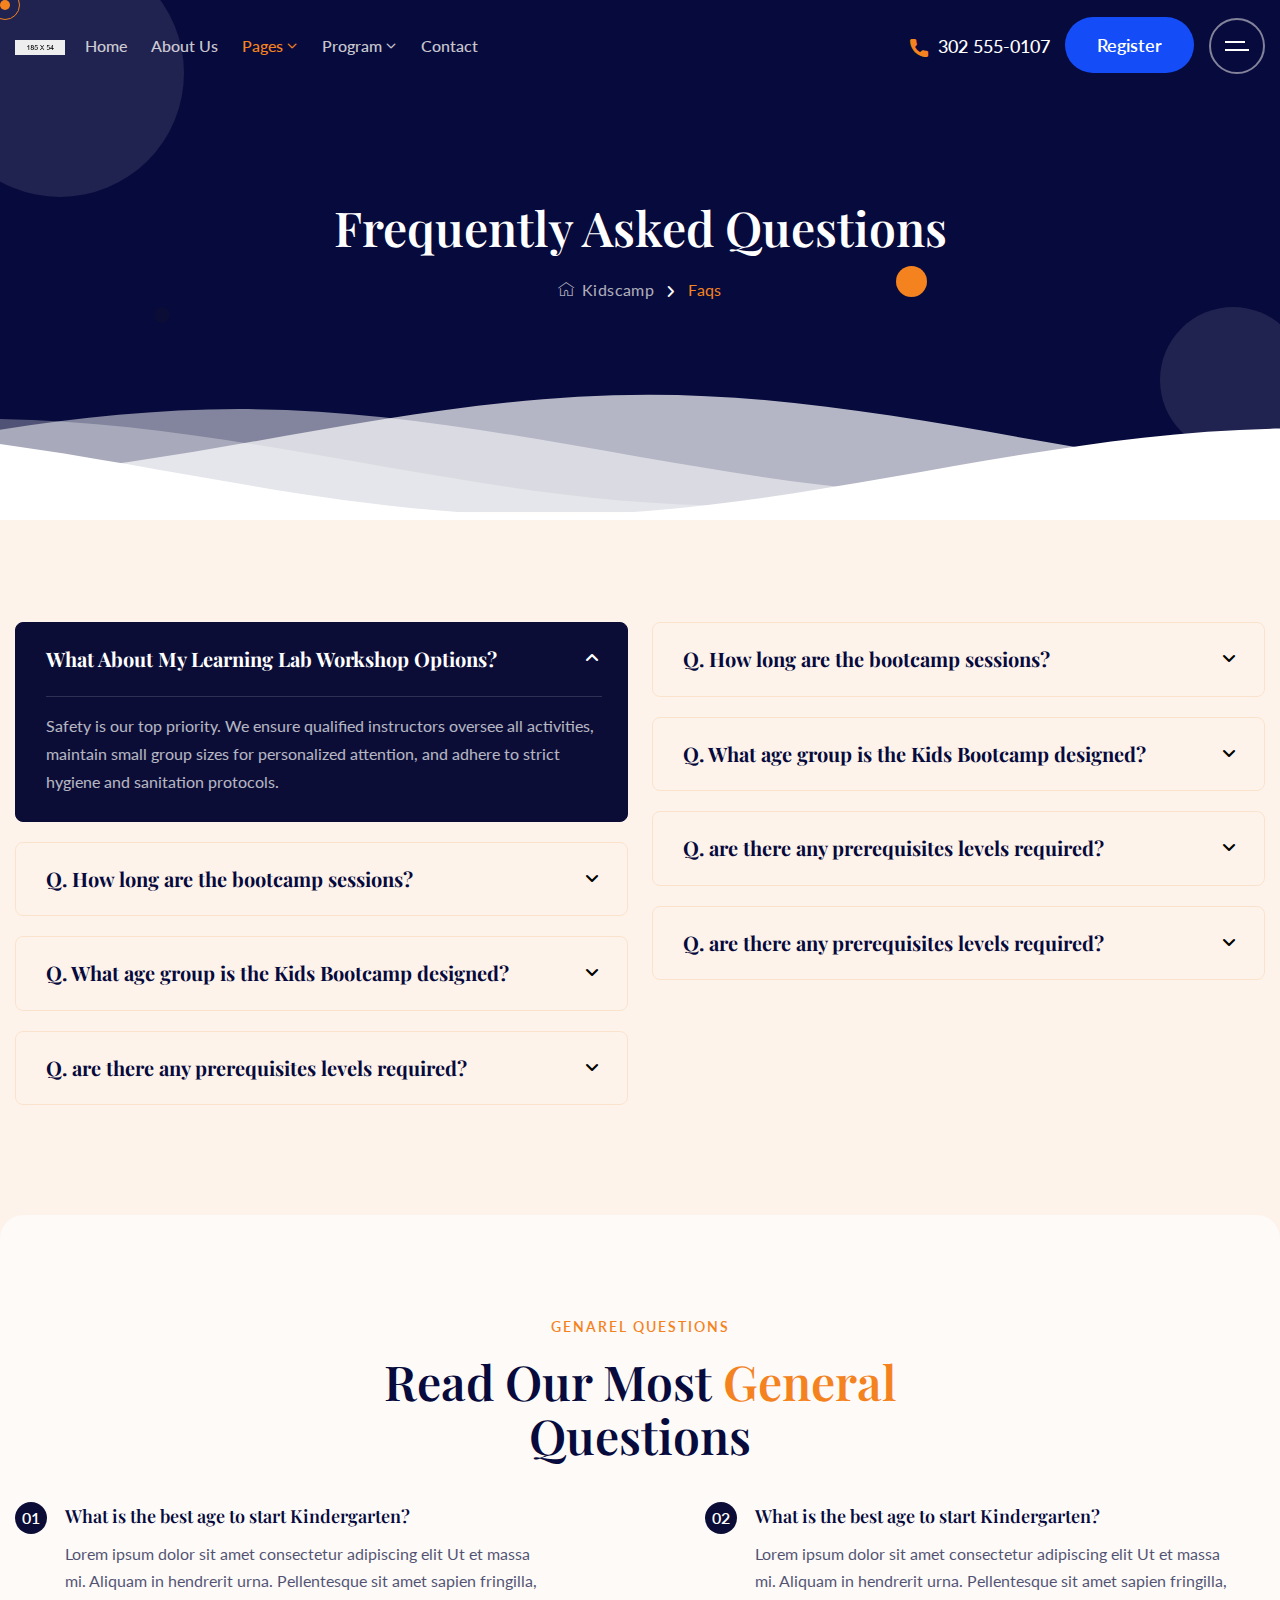
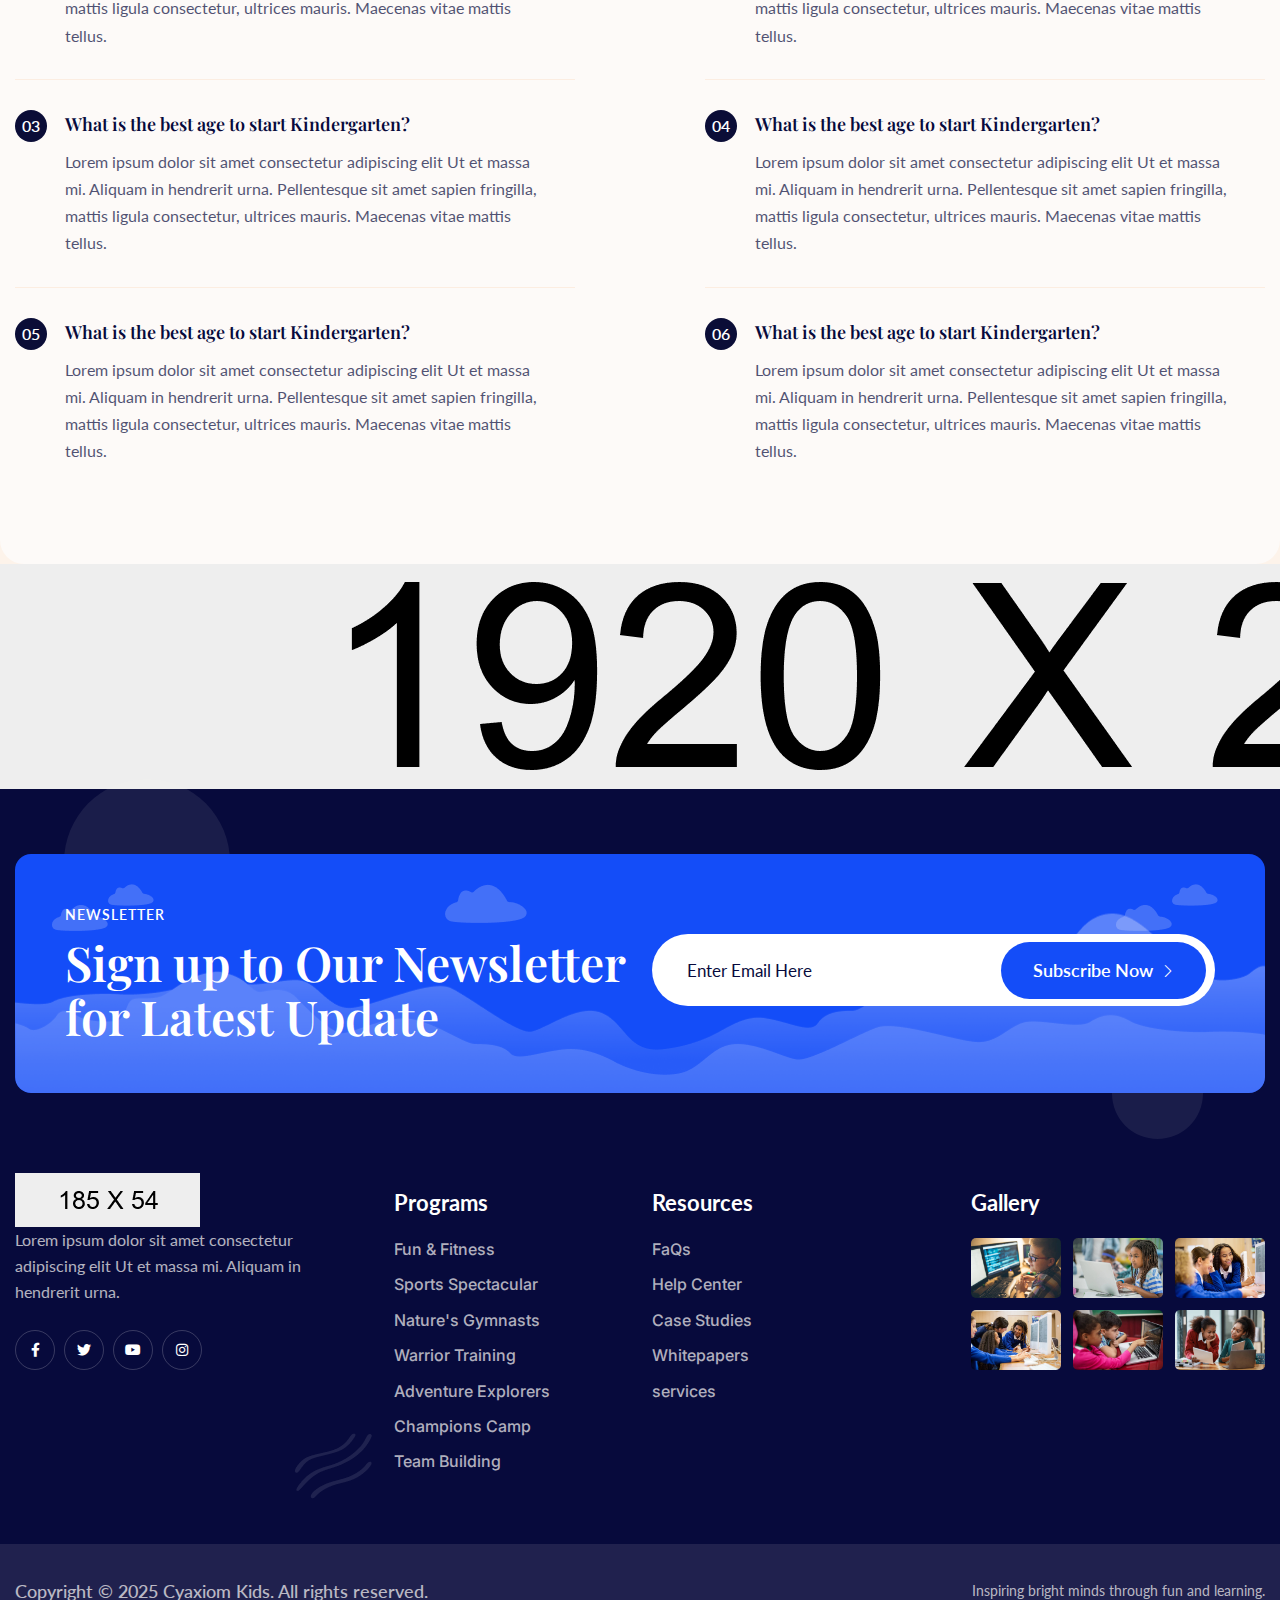
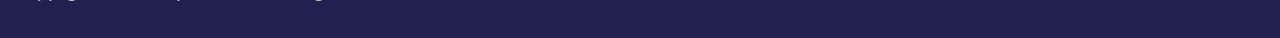
<file: kidscamp/faq.html>
<!DOCTYPE html>
<html>
  <head>
    <meta charset="utf-8" />
    <title>Kidscamp Business HTML-5 Template | Faq's</title>
    <!-- Stylesheets -->
    <link href="assets/css/bootstrap.css" rel="stylesheet" />
    <link href="assets/css/style.css" rel="stylesheet" />
    <link href="assets/css/meanmenu.min.css" rel="stylesheet" />
    <link href="assets/css/responsive.css" rel="stylesheet" />

    <link
      href="https://fonts.googleapis.com/css2?family=Inter:wght@100..900&display=swap"
      rel="stylesheet"
    />
    <link
      href="https://fonts.googleapis.com/css2?family=Playfair+Display:ital,wght@0,400..900;1,400..900&display=swap"
      rel="stylesheet"
    />
    <link
      href="https://fonts.googleapis.com/css2?family=Lato:ital,wght@0,100;0,300;0,400;0,700;0,900;1,100;1,300;1,400;1,700;1,900&display=swap"
      rel="stylesheet"
    />

    <link
      rel="shortcut icon"
      href="assets/images/favicon.png"
      type="image/x-icon"
    />
    <link rel="icon" href="assets/images/favicon.png" type="image/x-icon" />

    <!-- Responsive -->
    <meta http-equiv="X-UA-Compatible" content="IE=edge" />
    <meta
      name="viewport"
      content="width=device-width, initial-scale=1.0, maximum-scale=1.0, user-scalable=0"
    />

    <!--[if lt IE 9
      ]><script src="https://cdnjs.cloudflare.com/ajax/libs/html5shiv/3.7.3/html5shiv.js"></script
    ><![endif]-->
    <!--[if lt IE 9]><script src="js/respond.js"></script><![endif]-->
  </head>

  <body>
    <div class="page-wrapper">
      <!-- Cursor -->
      <div class="cursor"></div>
      <div class="cursor-follower"></div>
      <!-- Cursor End -->

      <!-- Preloader -->
      <div class="preloader"></div>
      <!-- End Preloader -->

      <!-- Main Header -->
      <header class="main-header header-style-one">
        <!-- Header Lower -->
        <div class="header-lower">
          <div class="auto-container">
            <div class="inner-container">
              <div
                class="d-flex justify-content-between align-items-center flex-wrap"
              >
                <div class="nav-outer d-flex align-items-center flex-wrap">
                  <!-- Logo Box -->
                  <div class="logo-box">
                    <div class="logo">
                      <a href="index.html"
                        ><img
                          src="assets/images/logo.png"
                          alt=""
                          title="kidscamp"
                      /></a>
                    </div>
                  </div>
                  <!-- Main Menu -->
                  <nav class="main-menu navbar-expand-md">
                    <div class="navbar-header">
                      <!-- Toggle Button -->
                      <button
                        class="navbar-toggler"
                        type="button"
                        data-toggle="collapse"
                        data-target="#navbarSupportedContent"
                        aria-controls="navbarSupportedContent"
                        aria-expanded="false"
                        aria-label="Toggle navigation"
                      >
                        <span class="icon-bar"></span>
                        <span class="icon-bar"></span>
                        <span class="icon-bar"></span>
                      </button>
                    </div>

                    <div
                      class="navbar-collapse collapse clearfix"
                      id="navbarSupportedContent"
                    >
                      <ul class="navigation clearfix">
                        <li><a href="index.html">Home</a></li>
                        <li><a href="about.html">About us</a></li>
                        <li class="dropdown">
                          <a href="#">Pages</a>
                          <ul>
                            <li><a href="faq.html">Faq</a></li>
                            <li><a href="login.html">Login</a></li>
                            <li><a href="register.html">Register</a></li>
                            <li><a href="gallery.html">Galery</a></li>
                            <li>
                              <a href="reset-password.html">Forgot password</a>
                            </li>
                            <li><a href="testimonial.html">Testimonial</a></li>
                            <li class="dropdown">
                              <a href="#">Team</a>
                              <ul>
                                <li><a href="team.html">Team</a></li>
                                <li>
                                  <a href="team-detail.html">Team detail</a>
                                </li>
                              </ul>
                            </li>
                          </ul>
                        </li>
                        <li class="dropdown">
                          <a href="#">program</a>
                          <ul>
                            <li><a href="program.html">Program</a></li>
                            <li>
                              <a href="program-detail.html">Program detail</a>
                            </li>
                          </ul>
                        </li>
                        <li><a href="contact.html">Contact</a></li>
                      </ul>
                    </div>
                  </nav>
                </div>

                <!-- Main Menu End-->
                <div class="outer-box d-flex align-items-center flex-wrap">
                  <!-- Button Box -->
                  <div class="header-phone_box">
                    <a href="tel:+302-555-0107"
                      ><i class="flaticon-call"></i> 302 555-0107</a
                    >
                  </div>

                  <!-- Button Box -->
                  <div class="main-header_button">
                    <a href="about.html" class="theme-btn btn-style-one">
                      <span class="btn-wrap">
                        <span class="text-one">Register</span>
                        <span class="text-two">Register</span>
                      </span>
                    </a>
                  </div>

                  <!-- About Widget -->
                  <span class="about-widget">
                    <span class="hamburger">
                      <span class="top-bun"></span>
                      <span class="meat"></span>
                    </span>
                  </span>

                  <!-- Mobile Navigation Toggler -->
                  <div class="mobile-nav-toggler">
                    <span class="icon flaticon-menu"></span>
                  </div>
                </div>
              </div>
            </div>
          </div>
        </div>
        <!--End Header Lower-->

        <!-- Mobile Menu  -->
        <div class="mobile-menu">
          <div class="menu-backdrop"></div>
          <div class="close-btn"><span class="icon flaticon-close"></span></div>

          <nav class="menu-box">
            <div class="nav-logo">
              <a href="index.html"
                ><img src="assets/images/mobile-logo.png" alt="" title=""
              /></a>
            </div>
            <div class="menu-outer">
              <!--Here Menu Will Come Automatically Via Javascript / Same Menu as in Header-->
            </div>
          </nav>
        </div>
        <!-- End Mobile Menu -->
      </header>
      <!-- End Main Header -->

      <!-- About Sidebar -->
      <div class="about-sidebar">
        <div class="gradient-layer"></div>
        <!-- Close Button -->
        <div class="close-sidebar-widget close-button">
          <span class="fa-solid fa-xmark fa-fw"></span>
        </div>
        <div class="sidebar-inner">
          <div class="upper-box">
            <div class="image">
              <img src="assets/images/resource/about-1.jpg" alt="" />
            </div>
            <div class="content-box">
              <h3>About <span>kidscamp</span></h3>
              <div class="text">
                Aliquam ut porttitor leo a diam sollicitudin.Nam tempus volutpat
                ipsum, non viverra odio mollis mollis. Mauris vitaemalesuada
                nunc vel risus.
              </div>
              <ul class="about-sidebar_list">
                <li>Engaging Curriculum</li>
                <li>Expert Instructors</li>
                <li>Safe Environment</li>
                <li>Fun and Adventure</li>
              </ul>
            </div>
          </div>
          <!-- Social Box -->
          <div class="social-box">
            <a href="https://facebook.com/"
              ><i class="fa-brands fa-facebook-f"></i
            ></a>
            <a href="https://twitter.com/"
              ><i class="fa-brands fa-twitter"></i
            ></a>
            <a href="https://youtube.com/"
              ><i class="fa-brands fa-youtube"></i
            ></a>
            <a href="https://instagram.com/"
              ><i class="fa-brands fa-instagram"></i
            ></a>
          </div>
        </div>
      </div>
      <!-- End About Sidebar -->

      <!-- Page Title -->
      <section class="page-title">
        <div class="color-one"></div>
        <div class="color-two"></div>
        <div class="color-three"></div>
        <div class="color-four"></div>
        <div class="auto-container">
          <h2>Frequently Asked Questions</h2>
          <ul class="bread-crumb clearfix">
            <li>
              <a href="index.html"><i class="flaticon-home"></i> Kidscamp</a>
            </li>
            <li>Faqs</li>
          </ul>
        </div>
        <!--Waves Container-->
        <div>
          <svg
            class="waves"
            xmlns="http://www.w3.org/2000/svg"
            xmlns:xlink="http://www.w3.org/1999/xlink"
            viewBox="0 24 150 28"
            preserveAspectRatio="none"
            shape-rendering="auto"
          >
            <defs>
              <path
                id="gentle-wave"
                d="M-160 44c30 0 58-18 88-18s 58 18 88 18 58-18 88-18 58 18 88 18 v44h-352z"
              />
            </defs>
            <g class="parallaxx">
              <use
                xlink:href="#gentle-wave"
                x="148"
                y="0"
                fill="rgba(255,255,255,0.7"
              />
              <use
                xlink:href="#gentle-wave"
                x="100"
                y="3"
                fill="rgba(255,255,255,0.5)"
              />
              <use
                xlink:href="#gentle-wave"
                x="70"
                y="5"
                fill="rgba(255,255,255,0.3)"
              />
              <use xlink:href="#gentle-wave" x="48" y="7" fill="#fff" />
            </g>
          </svg>
        </div>
        <!--Waves end-->
      </section>
      <!-- End Page Title -->

      <!-- Faq Two -->
      <section class="faq-two">
        <div class="auto-container">
          <div class="row clearfix">
            <!-- Column -->
            <div class="column col-lg-6 col-md-12 col-sm-12">
              <!-- Accordion Box -->
              <ul class="accordion-box">
                <!-- Block -->
                <li class="accordion block active-block">
                  <div class="acc-btn active">
                    <div class="icon-outer">
                      <span class="icon fa-solid fa-angle-down fa-fw"></span>
                    </div>
                    What About My Learning Lab Workshop Options?
                  </div>
                  <div class="acc-content current">
                    <div class="content">
                      <p>
                        Safety is our top priority. We ensure qualified
                        instructors oversee all activities, maintain small group
                        sizes for personalized attention, and adhere to strict
                        hygiene and sanitation protocols.
                      </p>
                    </div>
                  </div>
                </li>

                <!-- Block -->
                <li class="accordion block">
                  <div class="acc-btn">
                    <div class="icon-outer">
                      <span class="icon fa-solid fa-angle-down fa-fw"></span>
                    </div>
                    Q. How long are the bootcamp sessions?
                  </div>
                  <div class="acc-content">
                    <div class="content">
                      <p>
                        Learning Lab registrations will also be rolled over to
                        2024 conference. The learning lab workshop schedule will
                        be revised for 2024, and we will announce the new
                        schedule when it is available.
                      </p>
                    </div>
                  </div>
                </li>

                <!-- Block -->
                <li class="accordion block">
                  <div class="acc-btn">
                    <div class="icon-outer">
                      <span class="icon fa-solid fa-angle-down fa-fw"></span>
                    </div>
                    Q. What age group is the Kids Bootcamp designed?
                  </div>
                  <div class="acc-content">
                    <div class="content">
                      <p>
                        Learning Lab registrations will also be rolled over to
                        2024 conference. The learning lab workshop schedule will
                        be revised for 2024, and we will announce the new
                        schedule when it is available.
                      </p>
                    </div>
                  </div>
                </li>

                <!-- Block -->
                <li class="accordion block">
                  <div class="acc-btn">
                    <div class="icon-outer">
                      <span class="icon fa-solid fa-angle-down fa-fw"></span>
                    </div>
                    Q. are there any prerequisites levels required?
                  </div>
                  <div class="acc-content">
                    <div class="content">
                      <p>
                        Learning Lab registrations will also be rolled over to
                        2024 conference. The learning lab workshop schedule will
                        be revised for 2024, and we will announce the new
                        schedule when it is available.
                      </p>
                    </div>
                  </div>
                </li>
              </ul>
            </div>
            <!-- Column -->
            <div class="column col-lg-6 col-md-12 col-sm-12">
              <!-- Accordion Box -->
              <ul class="accordion-box">
                <!-- Block -->
                <li class="accordion block">
                  <div class="acc-btn">
                    <div class="icon-outer">
                      <span class="icon fa-solid fa-angle-down fa-fw"></span>
                    </div>
                    Q. How long are the bootcamp sessions?
                  </div>
                  <div class="acc-content">
                    <div class="content">
                      <p>
                        Safety is our top priority. We ensure qualified
                        instructors oversee all activities, maintain small group
                        sizes for personalized attention, and adhere to strict
                        hygiene and sanitation protocols.
                      </p>
                    </div>
                  </div>
                </li>

                <!-- Block -->
                <li class="accordion block">
                  <div class="acc-btn">
                    <div class="icon-outer">
                      <span class="icon fa-solid fa-angle-down fa-fw"></span>
                    </div>
                    Q. What age group is the Kids Bootcamp designed?
                  </div>
                  <div class="acc-content">
                    <div class="content">
                      <p>
                        Learning Lab registrations will also be rolled over to
                        2024 conference. The learning lab workshop schedule will
                        be revised for 2024, and we will announce the new
                        schedule when it is available.
                      </p>
                    </div>
                  </div>
                </li>

                <!-- Block -->
                <li class="accordion block">
                  <div class="acc-btn">
                    <div class="icon-outer">
                      <span class="icon fa-solid fa-angle-down fa-fw"></span>
                    </div>
                    Q. are there any prerequisites levels required?
                  </div>
                  <div class="acc-content">
                    <div class="content">
                      <p>
                        Learning Lab registrations will also be rolled over to
                        2024 conference. The learning lab workshop schedule will
                        be revised for 2024, and we will announce the new
                        schedule when it is available.
                      </p>
                    </div>
                  </div>
                </li>

                <!-- Block -->
                <li class="accordion block">
                  <div class="acc-btn">
                    <div class="icon-outer">
                      <span class="icon fa-solid fa-angle-down fa-fw"></span>
                    </div>
                    Q. are there any prerequisites levels required?
                  </div>
                  <div class="acc-content">
                    <div class="content">
                      <p>
                        Learning Lab registrations will also be rolled over to
                        2024 conference. The learning lab workshop schedule will
                        be revised for 2024, and we will announce the new
                        schedule when it is available.
                      </p>
                    </div>
                  </div>
                </li>
              </ul>
            </div>
          </div>
        </div>
      </section>
      <!-- End Faq Two -->

      <!-- Faq Three -->
      <section class="faq-three">
        <div class="outer-container">
          <div class="auto-container">
            <!-- Sec Title -->
            <div class="sec-title centered">
              <div class="sec-title_title">Genarel Questions</div>
              <h2 class="sec-title_heading">
                Read Our Most <span>General</span> <br />
                Questions
              </h2>
            </div>
            <div class="row clearfix">
              <!-- Column -->
              <div class="column col-lg-6 col-md-12 col-sm-12">
                <!-- Faq Block One -->
                <div class="faq-block_one">
                  <div class="faq-block_one-inner">
                    <div class="faq-block_one-number">01</div>
                    <h6>What is the best age to start Kindergarten?</h6>
                    <div class="text">
                      Lorem ipsum dolor sit amet consectetur adipiscing elit Ut
                      et massa mi. Aliquam in hendrerit urna. Pellentesque sit
                      amet sapien fringilla, mattis ligula consectetur, ultrices
                      mauris. Maecenas vitae mattis tellus.
                    </div>
                  </div>
                </div>

                <!-- Faq Block One -->
                <div class="faq-block_one">
                  <div class="faq-block_one-inner">
                    <div class="faq-block_one-number">03</div>
                    <h6>What is the best age to start Kindergarten?</h6>
                    <div class="text">
                      Lorem ipsum dolor sit amet consectetur adipiscing elit Ut
                      et massa mi. Aliquam in hendrerit urna. Pellentesque sit
                      amet sapien fringilla, mattis ligula consectetur, ultrices
                      mauris. Maecenas vitae mattis tellus.
                    </div>
                  </div>
                </div>

                <!-- Faq Block One -->
                <div class="faq-block_one">
                  <div class="faq-block_one-inner">
                    <div class="faq-block_one-number">05</div>
                    <h6>What is the best age to start Kindergarten?</h6>
                    <div class="text">
                      Lorem ipsum dolor sit amet consectetur adipiscing elit Ut
                      et massa mi. Aliquam in hendrerit urna. Pellentesque sit
                      amet sapien fringilla, mattis ligula consectetur, ultrices
                      mauris. Maecenas vitae mattis tellus.
                    </div>
                  </div>
                </div>
              </div>

              <!-- Column -->
              <div class="column col-lg-6 col-md-12 col-sm-12">
                <!-- Faq Block One -->
                <div class="faq-block_one">
                  <div class="faq-block_one-inner">
                    <div class="faq-block_one-number">02</div>
                    <h6>What is the best age to start Kindergarten?</h6>
                    <div class="text">
                      Lorem ipsum dolor sit amet consectetur adipiscing elit Ut
                      et massa mi. Aliquam in hendrerit urna. Pellentesque sit
                      amet sapien fringilla, mattis ligula consectetur, ultrices
                      mauris. Maecenas vitae mattis tellus.
                    </div>
                  </div>
                </div>

                <!-- Faq Block One -->
                <div class="faq-block_one">
                  <div class="faq-block_one-inner">
                    <div class="faq-block_one-number">04</div>
                    <h6>What is the best age to start Kindergarten?</h6>
                    <div class="text">
                      Lorem ipsum dolor sit amet consectetur adipiscing elit Ut
                      et massa mi. Aliquam in hendrerit urna. Pellentesque sit
                      amet sapien fringilla, mattis ligula consectetur, ultrices
                      mauris. Maecenas vitae mattis tellus.
                    </div>
                  </div>
                </div>

                <!-- Faq Block One -->
                <div class="faq-block_one">
                  <div class="faq-block_one-inner">
                    <div class="faq-block_one-number">06</div>
                    <h6>What is the best age to start Kindergarten?</h6>
                    <div class="text">
                      Lorem ipsum dolor sit amet consectetur adipiscing elit Ut
                      et massa mi. Aliquam in hendrerit urna. Pellentesque sit
                      amet sapien fringilla, mattis ligula consectetur, ultrices
                      mauris. Maecenas vitae mattis tellus.
                    </div>
                  </div>
                </div>
              </div>
            </div>
          </div>
        </div>
      </section>
      <!-- End Faq Three -->

      <!-- Value One -->

      <!-- End Value One -->

      <!-- Main Footer -->
      <footer class="main-footer">
        <div class="color-one"></div>
        <div class="color-two"></div>
        <div
          class="main-footer_icon"
          style="background-image: url(assets/images/icons/icon-7.png)"
        ></div>
        <div
          class="main-footer_pattern"
          style="
            background-image: url(assets/images/background/footer-pattern.png);
          "
        ></div>

        <!-- Upper Box -->
        <div class="footer-upper_box">
          <div class="auto-container">
            <!-- Newsletter Box -->
            <div class="newsletter-one">
              <div
                class="newsletter-one_pattern"
                style="
                  background-image: url(assets/images/background/pattern-2.png);
                "
              ></div>
              <div
                class="newsletter-one_pattern-two"
                style="
                  background-image: url(assets/images/background/pattern-3.png);
                "
              ></div>
              <div class="row clearfix">
                <!-- Column -->
                <div class="column col-lg-6 col-md-6 col-sm-12">
                  <div class="newsletter-one_title">NEWSLETTER</div>
                  <h2 class="newsletter-one_heading">
                    Sign up to Our Newsletter for Latest Update
                  </h2>
                </div>
                <!-- Column -->
                <div class="column col-lg-6 col-md-6 col-sm-12">
                  <div class="newsletter-box">
                    <form method="post" action="contact.html">
                      <div class="form-group">
                        <span class="icon fa-regular fa-envelope fa-fw"></span>
                        <input
                          type="email"
                          name="search-field"
                          value=""
                          placeholder="Enter Email Here"
                          required
                        />
                        <button
                          type="submit"
                          class="template-btn btn-style-one"
                        >
                          <span class="btn-wrap">
                            <span class="text-one"
                              >Subscribe Now <i class="flaticon-next-1"></i
                            ></span>
                            <span class="text-two"
                              >Subscribe Now <i class="flaticon-next-1"></i
                            ></span>
                          </span>
                        </button>
                      </div>
                    </form>
                  </div>
                </div>
              </div>
            </div>
          </div>
        </div>
        <!-- End Upper Box -->

        <!-- Widgets Section -->
        <div class="widgets-section">
          <div class="auto-container">
            <div class="row clearfix">
              <!-- Big Column -->
              <div class="big-column col-lg-6 col-md-12 col-sm-12">
                <div class="row clearfix">
                  <!-- Footer Column -->
                  <div class="footer_column col-lg-6 col-md-6 col-sm-12">
                    <div class="footer-widget">
                      <div class="footer-logo">
                        <a href="index.html"
                          ><img
                            src="assets/images/footer-logo.png"
                            alt=""
                            title=""
                        /></a>
                      </div>
                      <div class="footer-text">
                        Lorem ipsum dolor sit amet consectetur adipiscing elit
                        Ut et massa mi. Aliquam in hendrerit urna.
                      </div>
                      <!-- Social Box -->
                      <div class="footer_socials">
                        <a href="https://facebook.com/"
                          ><i class="fa-brands fa-facebook-f"></i
                        ></a>
                        <a href="https://twitter.com/"
                          ><i class="fa-brands fa-twitter"></i
                        ></a>
                        <a href="https://youtube.com/"
                          ><i class="fa-brands fa-youtube"></i
                        ></a>
                        <a href="https://instagram.com/"
                          ><i class="fa-brands fa-instagram"></i
                        ></a>
                      </div>
                    </div>
                  </div>

                  <!-- Footer Column -->
                  <div class="footer_column col-lg-6 col-md-6 col-sm-12">
                    <div class="footer-widget links-widget">
                      <h5 class="footer-title">Programs</h5>
                      <ul class="footer-list">
                        <li><a href="#">Fun & Fitness</a></li>
                        <li><a href="#">Sports Spectacular</a></li>
                        <li><a href="#">Nature's Gymnasts</a></li>
                        <li><a href="#">Warrior Training</a></li>
                        <li><a href="#">Adventure Explorers</a></li>
                        <li><a href="#">Champions Camp</a></li>
                        <li><a href="#">Team Building</a></li>
                      </ul>
                    </div>
                  </div>
                </div>
              </div>

              <!-- Big Column -->
              <div class="big-column col-lg-6 col-md-12 col-sm-12">
                <div class="row clearfix">
                  <!-- Footer Column -->
                  <div class="footer_column col-lg-6 col-md-6 col-sm-12">
                    <div class="footer-widget links-widget">
                      <h5 class="footer-title">Resources</h5>
                      <ul class="footer-list">
                        <li><a href="#">FaQs</a></li>
                        <li><a href="#">Help Center</a></li>
                        <li><a href="#">Case Studies</a></li>
                        <li><a href="#">Whitepapers</a></li>
                        <li><a href="#">services</a></li>
                      </ul>
                    </div>
                  </div>

                  <!-- Footer Column -->
                  <div class="footer_column col-lg-6 col-md-6 col-sm-12">
                    <div class="footer-widget instagram-widget">
                      <h5 class="footer-title">Gallery</h5>
                      <div class="images-outer clearfix">
                        <!--Image Box-->
                        <figure class="image-box">
                          <a
                            class="lightbox-image"
                            href="assets/images/gallery/1.jpg"
                            ><img
                              src="assets/images/gallery/instagram-1.jpg"
                              alt=""
                          /></a>
                        </figure>
                        <!--Image Box-->
                        <figure class="image-box">
                          <a
                            class="lightbox-image"
                            href="assets/images/gallery/2.jpg"
                            ><img
                              src="assets/images/gallery/instagram-2.jpg"
                              alt=""
                          /></a>
                        </figure>
                        <!--Image Box-->
                        <figure class="image-box">
                          <a
                            class="lightbox-image"
                            href="assets/images/gallery/3.jpg"
                            ><img
                              src="assets/images/gallery/instagram-3.jpg"
                              alt=""
                          /></a>
                        </figure>
                        <!--Image Box-->
                        <figure class="image-box">
                          <a
                            class="lightbox-image"
                            href="assets/images/gallery/4.jpg"
                            ><img
                              src="assets/images/gallery/instagram-4.jpg"
                              alt=""
                          /></a>
                        </figure>
                        <!--Image Box-->
                        <figure class="image-box">
                          <a
                            class="lightbox-image"
                            href="assets/images/gallery/5.jpg"
                            ><img
                              src="assets/images/gallery/instagram-5.jpg"
                              alt=""
                          /></a>
                        </figure>
                        <!--Image Box-->
                        <figure class="image-box">
                          <a
                            class="lightbox-image"
                            href="assets/images/gallery/6.jpg"
                            ><img
                              src="assets/images/gallery/instagram-6.jpg"
                              alt=""
                          /></a>
                        </figure>
                      </div>
                    </div>
                  </div>
                </div>
              </div>
            </div>
          </div>
        </div>
        <!-- End Widgets Section -->

        <!-- Footer Bottom -->
        <div class="footer-bottom">
          <div class="auto-container">
            <div class="row clearfix">
              <!-- Column -->
              <div class="column col-lg-6 col-md-12 col-sm-12">
                <div class="copyright">
                  Copyright &copy; 2025 Cyaxiom Kids. All rights reserved.
                </div>
              </div>
              <!-- Column -->
              <div class="column col-lg-6 col-md-12 col-sm-12">
                <div class="designs_by">
                  Inspiring bright minds through fun and learning.
                </div>
              </div>
            </div>
          </div>
        </div>
      </footer>
      <!-- End Main Footer -->

      <!-- Search Popup -->
      <div class="search-popup">
        <div class="color-layer"></div>
        <button class="close-search">
          <span class="flaticon-close"></span>
        </button>
      </div>
      <!-- End Search Popup -->
    </div>
    <!-- End PageWrapper -->

    <div class="progress-wrap">
      <svg
        class="progress-circle svg-content"
        width="100%"
        height="100%"
        viewBox="-1 -1 102 102"
      >
        <path d="M50,1 a49,49 0 0,1 0,98 a49,49 0 0,1 0,-98" />
      </svg>
    </div>

    <script src="assets/js/jquery.js"></script>
    <script src="assets/js/popper.min.js"></script>
    <script src="assets/js/bootstrap.min.js"></script>
    <script src="assets/js/appear.js"></script>
    <script src="assets/js/parallax.min.js"></script>
    <script src="assets/js/tilt.jquery.min.js"></script>
    <script src="assets/js/jquery.paroller.min.js"></script>
    <script src="assets/js/wow.js"></script>
    <script src="assets/js/swiper.min.js"></script>
    <script src="assets/js/backtotop.js"></script>
    <script src="assets/js/odometer.js"></script>
    <script src="assets/js/parallax-scroll.js"></script>

    <script src="assets/js/gsap.min.js"></script>
    <script src="assets/js/SplitText.min.js"></script>
    <script src="assets/js/ScrollTrigger.min.js"></script>
    <script src="assets/js/ScrollToPlugin.min.js"></script>
    <script src="assets/js/ScrollSmoother.min.js"></script>

    <script src="assets/js/magnific-popup.min.js"></script>
    <script src="assets/js/nav-tool.js"></script>
    <script src="assets/js/jquery-ui.js"></script>
    <script src="assets/js/jquery.countdown.js"></script>
    <script src="assets/js/script.js"></script>
  </body>
</html>
</file>
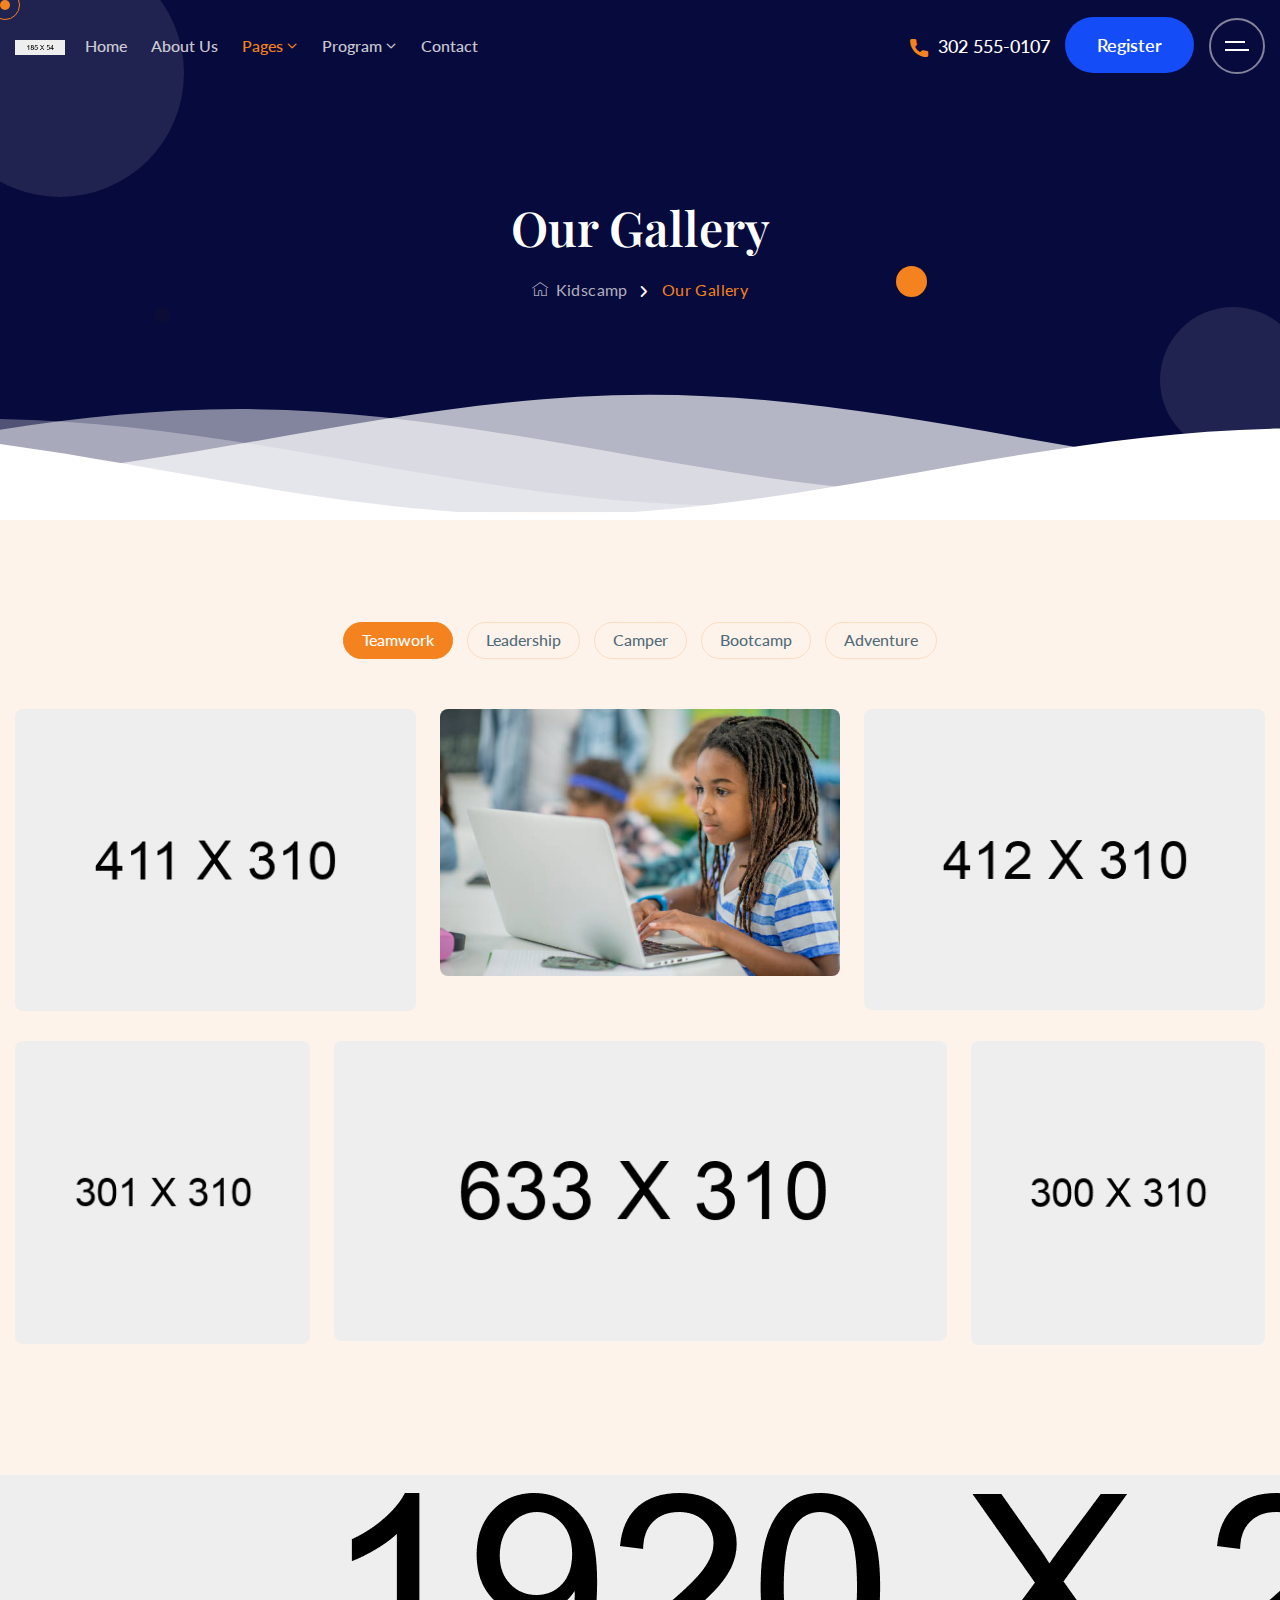
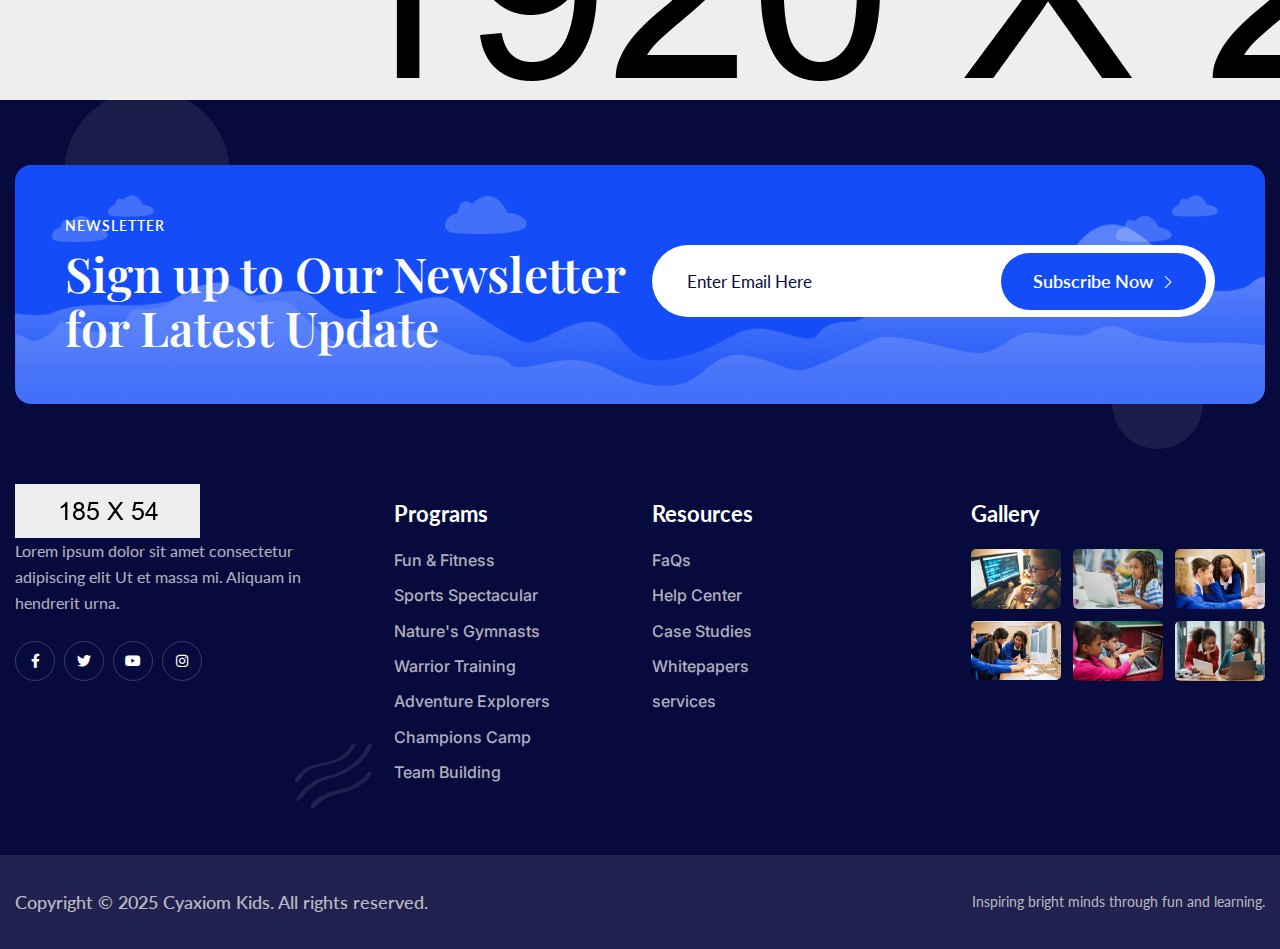
<file: kidscamp/gallery.html>
<!DOCTYPE html>
<html>
  <head>
    <meta charset="utf-8" />
    <title>Kidscamp Business HTML-5 Template | Our Gallery</title>
    <!-- Stylesheets -->
    <link href="assets/css/bootstrap.css" rel="stylesheet" />
    <link href="assets/css/style.css" rel="stylesheet" />
    <link href="assets/css/meanmenu.min.css" rel="stylesheet" />
    <link href="assets/css/responsive.css" rel="stylesheet" />

    <link
      href="https://fonts.googleapis.com/css2?family=Inter:wght@100..900&display=swap"
      rel="stylesheet"
    />
    <link
      href="https://fonts.googleapis.com/css2?family=Playfair+Display:ital,wght@0,400..900;1,400..900&display=swap"
      rel="stylesheet"
    />
    <link
      href="https://fonts.googleapis.com/css2?family=Lato:ital,wght@0,100;0,300;0,400;0,700;0,900;1,100;1,300;1,400;1,700;1,900&display=swap"
      rel="stylesheet"
    />

    <link
      rel="shortcut icon"
      href="assets/images/favicon.png"
      type="image/x-icon"
    />
    <link rel="icon" href="assets/images/favicon.png" type="image/x-icon" />

    <!-- Responsive -->
    <meta http-equiv="X-UA-Compatible" content="IE=edge" />
    <meta
      name="viewport"
      content="width=device-width, initial-scale=1.0, maximum-scale=1.0, user-scalable=0"
    />

    <!--[if lt IE 9
      ]><script src="https://cdnjs.cloudflare.com/ajax/libs/html5shiv/3.7.3/html5shiv.js"></script
    ><![endif]-->
    <!--[if lt IE 9]><script src="js/respond.js"></script><![endif]-->
  </head>

  <body>
    <div class="page-wrapper">
      <!-- Cursor -->
      <div class="cursor"></div>
      <div class="cursor-follower"></div>
      <!-- Cursor End -->

      <!-- Preloader -->
      <div class="preloader"></div>
      <!-- End Preloader -->

      <!-- Main Header -->
      <header class="main-header header-style-one">
        <!-- Header Lower -->
        <div class="header-lower">
          <div class="auto-container">
            <div class="inner-container">
              <div
                class="d-flex justify-content-between align-items-center flex-wrap"
              >
                <div class="nav-outer d-flex align-items-center flex-wrap">
                  <!-- Logo Box -->
                  <div class="logo-box">
                    <div class="logo">
                      <a href="index.html"
                        ><img
                          src="assets/images/logo.png"
                          alt=""
                          title="kidscamp"
                      /></a>
                    </div>
                  </div>
                  <!-- Main Menu -->
                  <nav class="main-menu navbar-expand-md">
                    <div class="navbar-header">
                      <!-- Toggle Button -->
                      <button
                        class="navbar-toggler"
                        type="button"
                        data-toggle="collapse"
                        data-target="#navbarSupportedContent"
                        aria-controls="navbarSupportedContent"
                        aria-expanded="false"
                        aria-label="Toggle navigation"
                      >
                        <span class="icon-bar"></span>
                        <span class="icon-bar"></span>
                        <span class="icon-bar"></span>
                      </button>
                    </div>

                    <div
                      class="navbar-collapse collapse clearfix"
                      id="navbarSupportedContent"
                    >
                      <ul class="navigation clearfix">
                        <li><a href="index.html">Home</a></li>
                        <li><a href="about.html">About us</a></li>
                        <li class="dropdown">
                          <a href="#">Pages</a>
                          <ul>
                            <li><a href="faq.html">Faq</a></li>
                            <li><a href="login.html">Login</a></li>
                            <li><a href="register.html">Register</a></li>
                            <li><a href="gallery.html">Galery</a></li>
                            <li>
                              <a href="reset-password.html">Forgot password</a>
                            </li>
                            <li><a href="testimonial.html">Testimonial</a></li>
                            <li class="dropdown">
                              <a href="#">Team</a>
                              <ul>
                                <li><a href="team.html">Team</a></li>
                                <li>
                                  <a href="team-detail.html">Team detail</a>
                                </li>
                              </ul>
                            </li>
                          </ul>
                        </li>
                        <li class="dropdown">
                          <a href="#">program</a>
                          <ul>
                            <li><a href="program.html">Program</a></li>
                            <li>
                              <a href="program-detail.html">Program detail</a>
                            </li>
                          </ul>
                        </li>
                        <li><a href="contact.html">Contact</a></li>
                      </ul>
                    </div>
                  </nav>
                </div>

                <!-- Main Menu End-->
                <div class="outer-box d-flex align-items-center flex-wrap">
                  <!-- Button Box -->
                  <div class="header-phone_box">
                    <a href="tel:+302-555-0107"
                      ><i class="flaticon-call"></i> 302 555-0107</a
                    >
                  </div>

                  <!-- Button Box -->
                  <div class="main-header_button">
                    <a href="about.html" class="theme-btn btn-style-one">
                      <span class="btn-wrap">
                        <span class="text-one">Register</span>
                        <span class="text-two">Register</span>
                      </span>
                    </a>
                  </div>

                  <!-- About Widget -->
                  <span class="about-widget">
                    <span class="hamburger">
                      <span class="top-bun"></span>
                      <span class="meat"></span>
                    </span>
                  </span>

                  <!-- Mobile Navigation Toggler -->
                  <div class="mobile-nav-toggler">
                    <span class="icon flaticon-menu"></span>
                  </div>
                </div>
              </div>
            </div>
          </div>
        </div>
        <!--End Header Lower-->

        <!-- Mobile Menu  -->
        <div class="mobile-menu">
          <div class="menu-backdrop"></div>
          <div class="close-btn"><span class="icon flaticon-close"></span></div>

          <nav class="menu-box">
            <div class="nav-logo">
              <a href="index.html"
                ><img src="assets/images/mobile-logo.png" alt="" title=""
              /></a>
            </div>
            <div class="menu-outer">
              <!--Here Menu Will Come Automatically Via Javascript / Same Menu as in Header-->
            </div>
          </nav>
        </div>
        <!-- End Mobile Menu -->
      </header>
      <!-- End Main Header -->

      <!-- About Sidebar -->
      <div class="about-sidebar">
        <div class="gradient-layer"></div>
        <!-- Close Button -->
        <div class="close-sidebar-widget close-button">
          <span class="fa-solid fa-xmark fa-fw"></span>
        </div>
        <div class="sidebar-inner">
          <div class="upper-box">
            <div class="image">
              <img src="assets/images/resource/about-1.jpg" alt="" />
            </div>
            <div class="content-box">
              <h3>About <span>kidscamp</span></h3>
              <div class="text">
                Aliquam ut porttitor leo a diam sollicitudin.Nam tempus volutpat
                ipsum, non viverra odio mollis mollis. Mauris vitaemalesuada
                nunc vel risus.
              </div>
              <ul class="about-sidebar_list">
                <li>Engaging Curriculum</li>
                <li>Expert Instructors</li>
                <li>Safe Environment</li>
                <li>Fun and Adventure</li>
              </ul>
            </div>
          </div>
          <!-- Social Box -->
          <div class="social-box">
            <a href="https://facebook.com/"
              ><i class="fa-brands fa-facebook-f"></i
            ></a>
            <a href="https://twitter.com/"
              ><i class="fa-brands fa-twitter"></i
            ></a>
            <a href="https://youtube.com/"
              ><i class="fa-brands fa-youtube"></i
            ></a>
            <a href="https://instagram.com/"
              ><i class="fa-brands fa-instagram"></i
            ></a>
          </div>
        </div>
      </div>
      <!-- End About Sidebar -->

      <!-- Page Title -->
      <section class="page-title">
        <div class="color-one"></div>
        <div class="color-two"></div>
        <div class="color-three"></div>
        <div class="color-four"></div>
        <div class="auto-container">
          <h2>Our Gallery</h2>
          <ul class="bread-crumb clearfix">
            <li>
              <a href="index.html"><i class="flaticon-home"></i> Kidscamp</a>
            </li>
            <li>Our Gallery</li>
          </ul>
        </div>
        <!--Waves Container-->
        <div>
          <svg
            class="waves"
            xmlns="http://www.w3.org/2000/svg"
            xmlns:xlink="http://www.w3.org/1999/xlink"
            viewBox="0 24 150 28"
            preserveAspectRatio="none"
            shape-rendering="auto"
          >
            <defs>
              <path
                id="gentle-wave"
                d="M-160 44c30 0 58-18 88-18s 58 18 88 18 58-18 88-18 58 18 88 18 v44h-352z"
              />
            </defs>
            <g class="parallaxx">
              <use
                xlink:href="#gentle-wave"
                x="148"
                y="0"
                fill="rgba(255,255,255,0.7"
              />
              <use
                xlink:href="#gentle-wave"
                x="100"
                y="3"
                fill="rgba(255,255,255,0.5)"
              />
              <use
                xlink:href="#gentle-wave"
                x="70"
                y="5"
                fill="rgba(255,255,255,0.3)"
              />
              <use xlink:href="#gentle-wave" x="48" y="7" fill="#fff" />
            </g>
          </svg>
        </div>
        <!--Waves end-->
      </section>
      <!-- End Page Title -->

      <!-- Gallery One -->
      <section class="gallery-one">
        <div class="auto-container">
          <div class="mixitup-gallery">
            <!-- Filter -->
            <div class="filters clearfix">
              <ul class="filter-tabs filter-btns text-center clearfix">
                <li class="active filter" data-role="button" data-filter="all">
                  Teamwork
                </li>
                <li class="filter" data-role="button" data-filter=".teamwork">
                  Leadership
                </li>
                <li class="filter" data-role="button" data-filter=".camper">
                  Camper
                </li>
                <li class="filter" data-role="button" data-filter=".bootcamp">
                  Bootcamp
                </li>
                <li class="filter" data-role="button" data-filter=".adventure">
                  Adventure
                </li>
              </ul>
            </div>

            <div class="filter-list row clearfix">
              <!-- Gallery One Block -->
              <div
                class="gallery-one_block mix all adventure camper col-lg-4 col-md-6 col-sm-6"
              >
                <div class="gallery-one_block-inner">
                  <div class="gallery-one_block-image">
                    <img src="assets/images/gallery/1.jpg" alt="" />
                    <div class="gallery-one_block-overlay">
                      <a
                        href="assets/images/gallery/1.jpg"
                        class="lightbox-image gallery-one_block-icon flaticon-plus"
                      ></a>
                    </div>
                  </div>
                </div>
              </div>

              <!-- Gallery One Block -->
              <div
                class="gallery-one_block mix all bootcamp col-lg-4 col-md-6 col-sm-6"
              >
                <div class="gallery-one_block-inner">
                  <div class="gallery-one_block-image">
                    <img src="assets/images/gallery/2.jpg" alt="" />
                    <div class="gallery-one_block-overlay">
                      <a
                        href="assets/images/gallery/2.jpg"
                        class="lightbox-image gallery-one_block-icon flaticon-plus"
                      ></a>
                    </div>
                  </div>
                </div>
              </div>

              <!-- Gallery One Block -->
              <div
                class="gallery-one_block mix all teamwork col-lg-4 col-md-6 col-sm-6"
              >
                <div class="gallery-one_block-inner">
                  <div class="gallery-one_block-image">
                    <img src="assets/images/gallery/3.jpg" alt="" />
                    <div class="gallery-one_block-overlay">
                      <a
                        href="assets/images/gallery/3.jpg"
                        class="lightbox-image gallery-one_block-icon flaticon-plus"
                      ></a>
                    </div>
                  </div>
                </div>
              </div>

              <!-- Gallery One Block -->
              <div
                class="gallery-one_block mix all bootcamp col-lg-3 col-md-6 col-sm-6"
              >
                <div class="gallery-one_block-inner">
                  <div class="gallery-one_block-image">
                    <img src="assets/images/gallery/4.jpg" alt="" />
                    <div class="gallery-one_block-overlay">
                      <a
                        href="assets/images/gallery/4.jpg"
                        class="lightbox-image gallery-one_block-icon flaticon-plus"
                      ></a>
                    </div>
                  </div>
                </div>
              </div>

              <!-- Gallery One Block -->
              <div
                class="gallery-one_block mix all teamwork camper col-lg-6 col-md-6 col-sm-6"
              >
                <div class="gallery-one_block-inner">
                  <div class="gallery-one_block-image">
                    <img src="assets/images/gallery/5.jpg" alt="" />
                    <div class="gallery-one_block-overlay">
                      <a
                        href="assets/images/gallery/5.jpg"
                        class="lightbox-image gallery-one_block-icon flaticon-plus"
                      ></a>
                    </div>
                  </div>
                </div>
              </div>

              <!-- Gallery One Block -->
              <div
                class="gallery-one_block mix all teamwork camper col-lg-3 col-md-6 col-sm-6"
              >
                <div class="gallery-one_block-inner">
                  <div class="gallery-one_block-image">
                    <img src="assets/images/gallery/6.jpg" alt="" />
                    <div class="gallery-one_block-overlay">
                      <a
                        href="assets/images/gallery/6.jpg"
                        class="lightbox-image gallery-one_block-icon flaticon-plus"
                      ></a>
                    </div>
                  </div>
                </div>
              </div>
            </div>
          </div>
        </div>
      </section>
      <!-- End Gallery One -->

      <!-- Main Footer -->
      <footer class="main-footer">
        <div class="color-one"></div>
        <div class="color-two"></div>
        <div
          class="main-footer_icon"
          style="background-image: url(assets/images/icons/icon-7.png)"
        ></div>
        <div
          class="main-footer_pattern"
          style="
            background-image: url(assets/images/background/footer-pattern.png);
          "
        ></div>

        <!-- Upper Box -->
        <div class="footer-upper_box">
          <div class="auto-container">
            <!-- Newsletter Box -->
            <div class="newsletter-one">
              <div
                class="newsletter-one_pattern"
                style="
                  background-image: url(assets/images/background/pattern-2.png);
                "
              ></div>
              <div
                class="newsletter-one_pattern-two"
                style="
                  background-image: url(assets/images/background/pattern-3.png);
                "
              ></div>
              <div class="row clearfix">
                <!-- Column -->
                <div class="column col-lg-6 col-md-6 col-sm-12">
                  <div class="newsletter-one_title">NEWSLETTER</div>
                  <h2 class="newsletter-one_heading">
                    Sign up to Our Newsletter for Latest Update
                  </h2>
                </div>
                <!-- Column -->
                <div class="column col-lg-6 col-md-6 col-sm-12">
                  <div class="newsletter-box">
                    <form method="post" action="contact.html">
                      <div class="form-group">
                        <span class="icon fa-regular fa-envelope fa-fw"></span>
                        <input
                          type="email"
                          name="search-field"
                          value=""
                          placeholder="Enter Email Here"
                          required
                        />
                        <button
                          type="submit"
                          class="template-btn btn-style-one"
                        >
                          <span class="btn-wrap">
                            <span class="text-one"
                              >Subscribe Now <i class="flaticon-next-1"></i
                            ></span>
                            <span class="text-two"
                              >Subscribe Now <i class="flaticon-next-1"></i
                            ></span>
                          </span>
                        </button>
                      </div>
                    </form>
                  </div>
                </div>
              </div>
            </div>
          </div>
        </div>
        <!-- End Upper Box -->

        <!-- Widgets Section -->
        <div class="widgets-section">
          <div class="auto-container">
            <div class="row clearfix">
              <!-- Big Column -->
              <div class="big-column col-lg-6 col-md-12 col-sm-12">
                <div class="row clearfix">
                  <!-- Footer Column -->
                  <div class="footer_column col-lg-6 col-md-6 col-sm-12">
                    <div class="footer-widget">
                      <div class="footer-logo">
                        <a href="index.html"
                          ><img
                            src="assets/images/footer-logo.png"
                            alt=""
                            title=""
                        /></a>
                      </div>
                      <div class="footer-text">
                        Lorem ipsum dolor sit amet consectetur adipiscing elit
                        Ut et massa mi. Aliquam in hendrerit urna.
                      </div>
                      <!-- Social Box -->
                      <div class="footer_socials">
                        <a href="https://facebook.com/"
                          ><i class="fa-brands fa-facebook-f"></i
                        ></a>
                        <a href="https://twitter.com/"
                          ><i class="fa-brands fa-twitter"></i
                        ></a>
                        <a href="https://youtube.com/"
                          ><i class="fa-brands fa-youtube"></i
                        ></a>
                        <a href="https://instagram.com/"
                          ><i class="fa-brands fa-instagram"></i
                        ></a>
                      </div>
                    </div>
                  </div>

                  <!-- Footer Column -->
                  <div class="footer_column col-lg-6 col-md-6 col-sm-12">
                    <div class="footer-widget links-widget">
                      <h5 class="footer-title">Programs</h5>
                      <ul class="footer-list">
                        <li><a href="#">Fun & Fitness</a></li>
                        <li><a href="#">Sports Spectacular</a></li>
                        <li><a href="#">Nature's Gymnasts</a></li>
                        <li><a href="#">Warrior Training</a></li>
                        <li><a href="#">Adventure Explorers</a></li>
                        <li><a href="#">Champions Camp</a></li>
                        <li><a href="#">Team Building</a></li>
                      </ul>
                    </div>
                  </div>
                </div>
              </div>

              <!-- Big Column -->
              <div class="big-column col-lg-6 col-md-12 col-sm-12">
                <div class="row clearfix">
                  <!-- Footer Column -->
                  <div class="footer_column col-lg-6 col-md-6 col-sm-12">
                    <div class="footer-widget links-widget">
                      <h5 class="footer-title">Resources</h5>
                      <ul class="footer-list">
                        <li><a href="#">FaQs</a></li>
                        <li><a href="#">Help Center</a></li>
                        <li><a href="#">Case Studies</a></li>
                        <li><a href="#">Whitepapers</a></li>
                        <li><a href="#">services</a></li>
                      </ul>
                    </div>
                  </div>

                  <!-- Footer Column -->
                  <div class="footer_column col-lg-6 col-md-6 col-sm-12">
                    <div class="footer-widget instagram-widget">
                      <h5 class="footer-title">Gallery</h5>
                      <div class="images-outer clearfix">
                        <!--Image Box-->
                        <figure class="image-box">
                          <a
                            class="lightbox-image"
                            href="assets/images/gallery/1.jpg"
                            ><img
                              src="assets/images/gallery/instagram-1.jpg"
                              alt=""
                          /></a>
                        </figure>
                        <!--Image Box-->
                        <figure class="image-box">
                          <a
                            class="lightbox-image"
                            href="assets/images/gallery/2.jpg"
                            ><img
                              src="assets/images/gallery/instagram-2.jpg"
                              alt=""
                          /></a>
                        </figure>
                        <!--Image Box-->
                        <figure class="image-box">
                          <a
                            class="lightbox-image"
                            href="assets/images/gallery/3.jpg"
                            ><img
                              src="assets/images/gallery/instagram-3.jpg"
                              alt=""
                          /></a>
                        </figure>
                        <!--Image Box-->
                        <figure class="image-box">
                          <a
                            class="lightbox-image"
                            href="assets/images/gallery/4.jpg"
                            ><img
                              src="assets/images/gallery/instagram-4.jpg"
                              alt=""
                          /></a>
                        </figure>
                        <!--Image Box-->
                        <figure class="image-box">
                          <a
                            class="lightbox-image"
                            href="assets/images/gallery/5.jpg"
                            ><img
                              src="assets/images/gallery/instagram-5.jpg"
                              alt=""
                          /></a>
                        </figure>
                        <!--Image Box-->
                        <figure class="image-box">
                          <a
                            class="lightbox-image"
                            href="assets/images/gallery/6.jpg"
                            ><img
                              src="assets/images/gallery/instagram-6.jpg"
                              alt=""
                          /></a>
                        </figure>
                      </div>
                    </div>
                  </div>
                </div>
              </div>
            </div>
          </div>
        </div>
        <!-- End Widgets Section -->

        <!-- Footer Bottom -->
        <div class="footer-bottom">
          <div class="auto-container">
            <div class="row clearfix">
              <!-- Column -->
              <div class="column col-lg-6 col-md-12 col-sm-12">
                <div class="copyright">
                  Copyright &copy; 2025 Cyaxiom Kids. All rights reserved.
                </div>
              </div>
              <!-- Column -->
              <div class="column col-lg-6 col-md-12 col-sm-12">
                <div class="designs_by">
                  Inspiring bright minds through fun and learning.
                </div>
              </div>
            </div>
          </div>
        </div>
      </footer>
      <!-- End Main Footer -->

      <!-- Search Popup -->
      <div class="search-popup">
        <div class="color-layer"></div>
        <button class="close-search">
          <span class="flaticon-close"></span>
        </button>
      </div>
      <!-- End Search Popup -->
    </div>
    <!-- End PageWrapper -->

    <div class="progress-wrap">
      <svg
        class="progress-circle svg-content"
        width="100%"
        height="100%"
        viewBox="-1 -1 102 102"
      >
        <path d="M50,1 a49,49 0 0,1 0,98 a49,49 0 0,1 0,-98" />
      </svg>
    </div>

    <script src="assets/js/jquery.js"></script>
    <script src="assets/js/popper.min.js"></script>
    <script src="assets/js/bootstrap.min.js"></script>
    <script src="assets/js/appear.js"></script>
    <script src="assets/js/parallax.min.js"></script>
    <script src="assets/js/tilt.jquery.min.js"></script>
    <script src="assets/js/jquery.paroller.min.js"></script>
    <script src="assets/js/wow.js"></script>
    <script src="assets/js/swiper.min.js"></script>
    <script src="assets/js/backtotop.js"></script>
    <script src="assets/js/odometer.js"></script>
    <script src="assets/js/parallax-scroll.js"></script>

    <script src="assets/js/gsap.min.js"></script>
    <script src="assets/js/SplitText.min.js"></script>
    <script src="assets/js/ScrollTrigger.min.js"></script>
    <script src="assets/js/ScrollToPlugin.min.js"></script>
    <script src="assets/js/ScrollSmoother.min.js"></script>

    <script src="assets/js/mixitup.js"></script>
    <script src="assets/js/magnific-popup.min.js"></script>
    <script src="assets/js/nav-tool.js"></script>
    <script src="assets/js/jquery-ui.js"></script>
    <script src="assets/js/script.js"></script>
  </body>
</html>
</file>
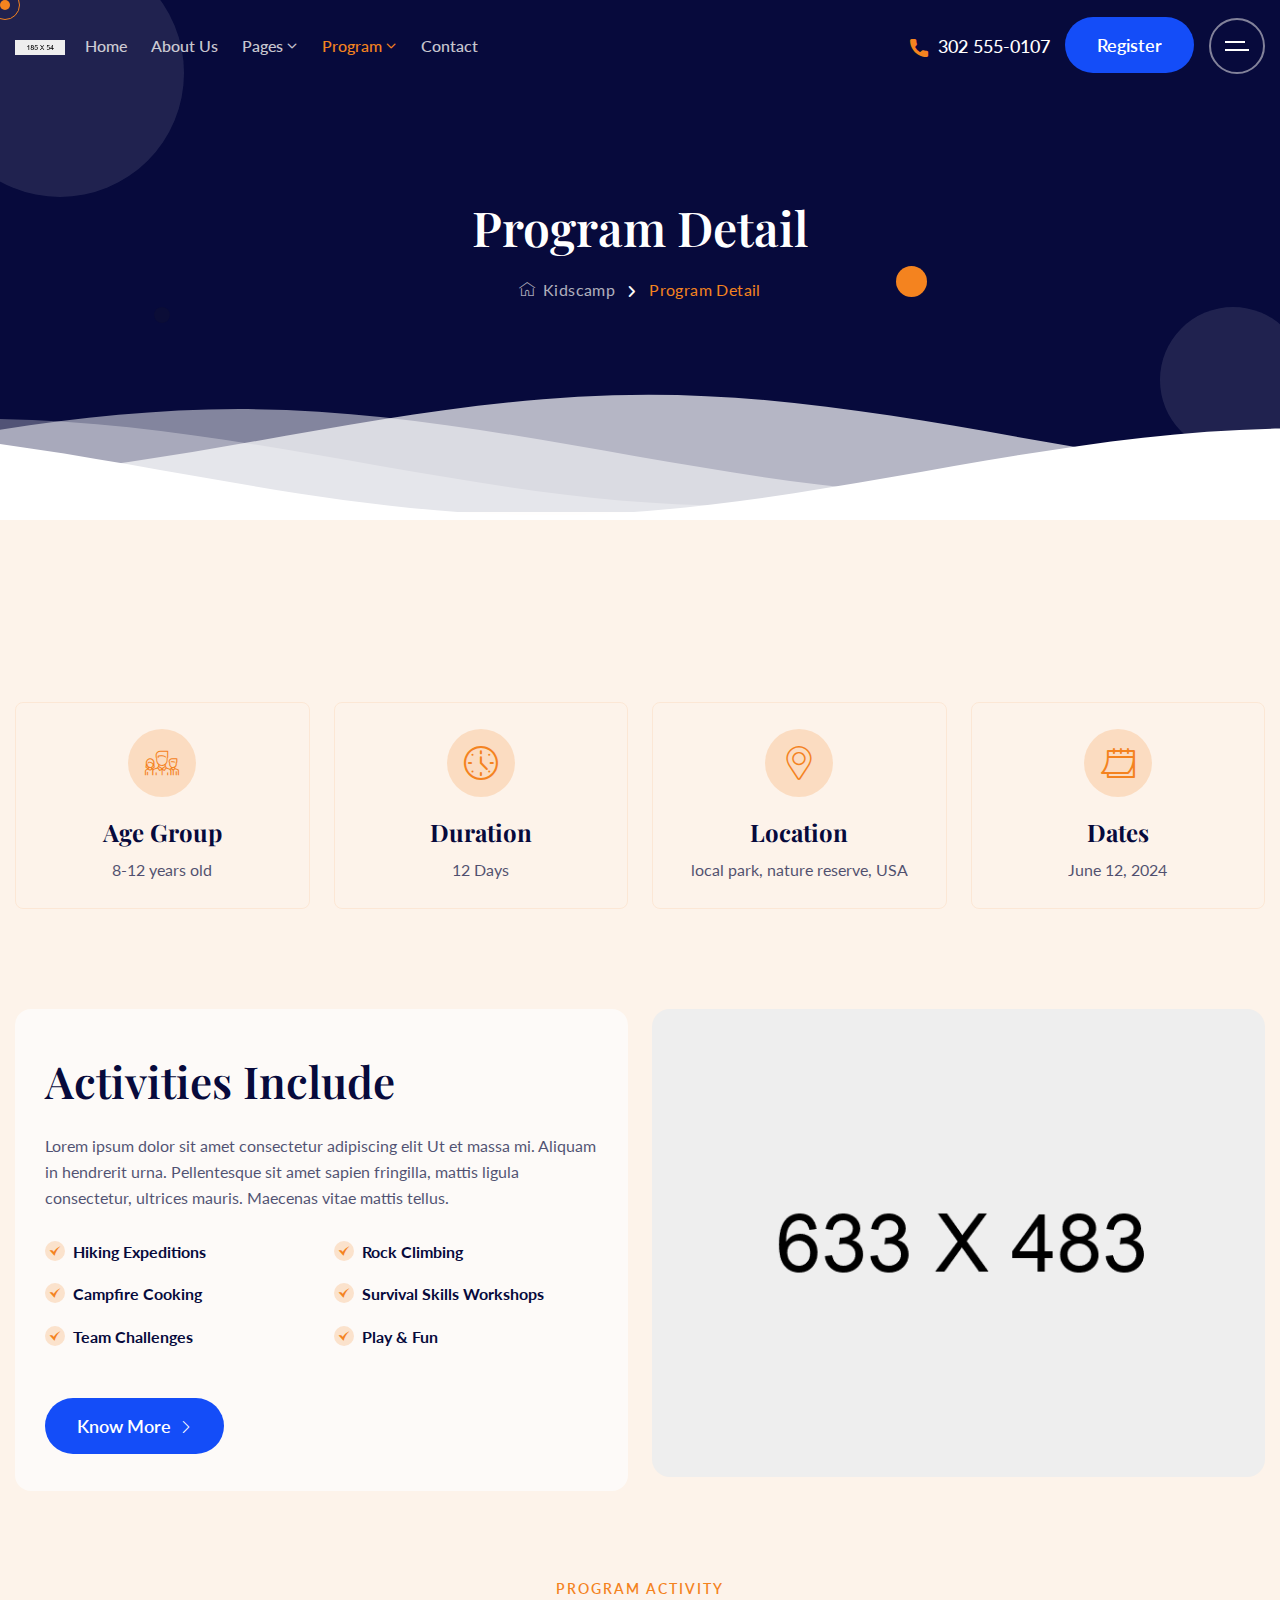
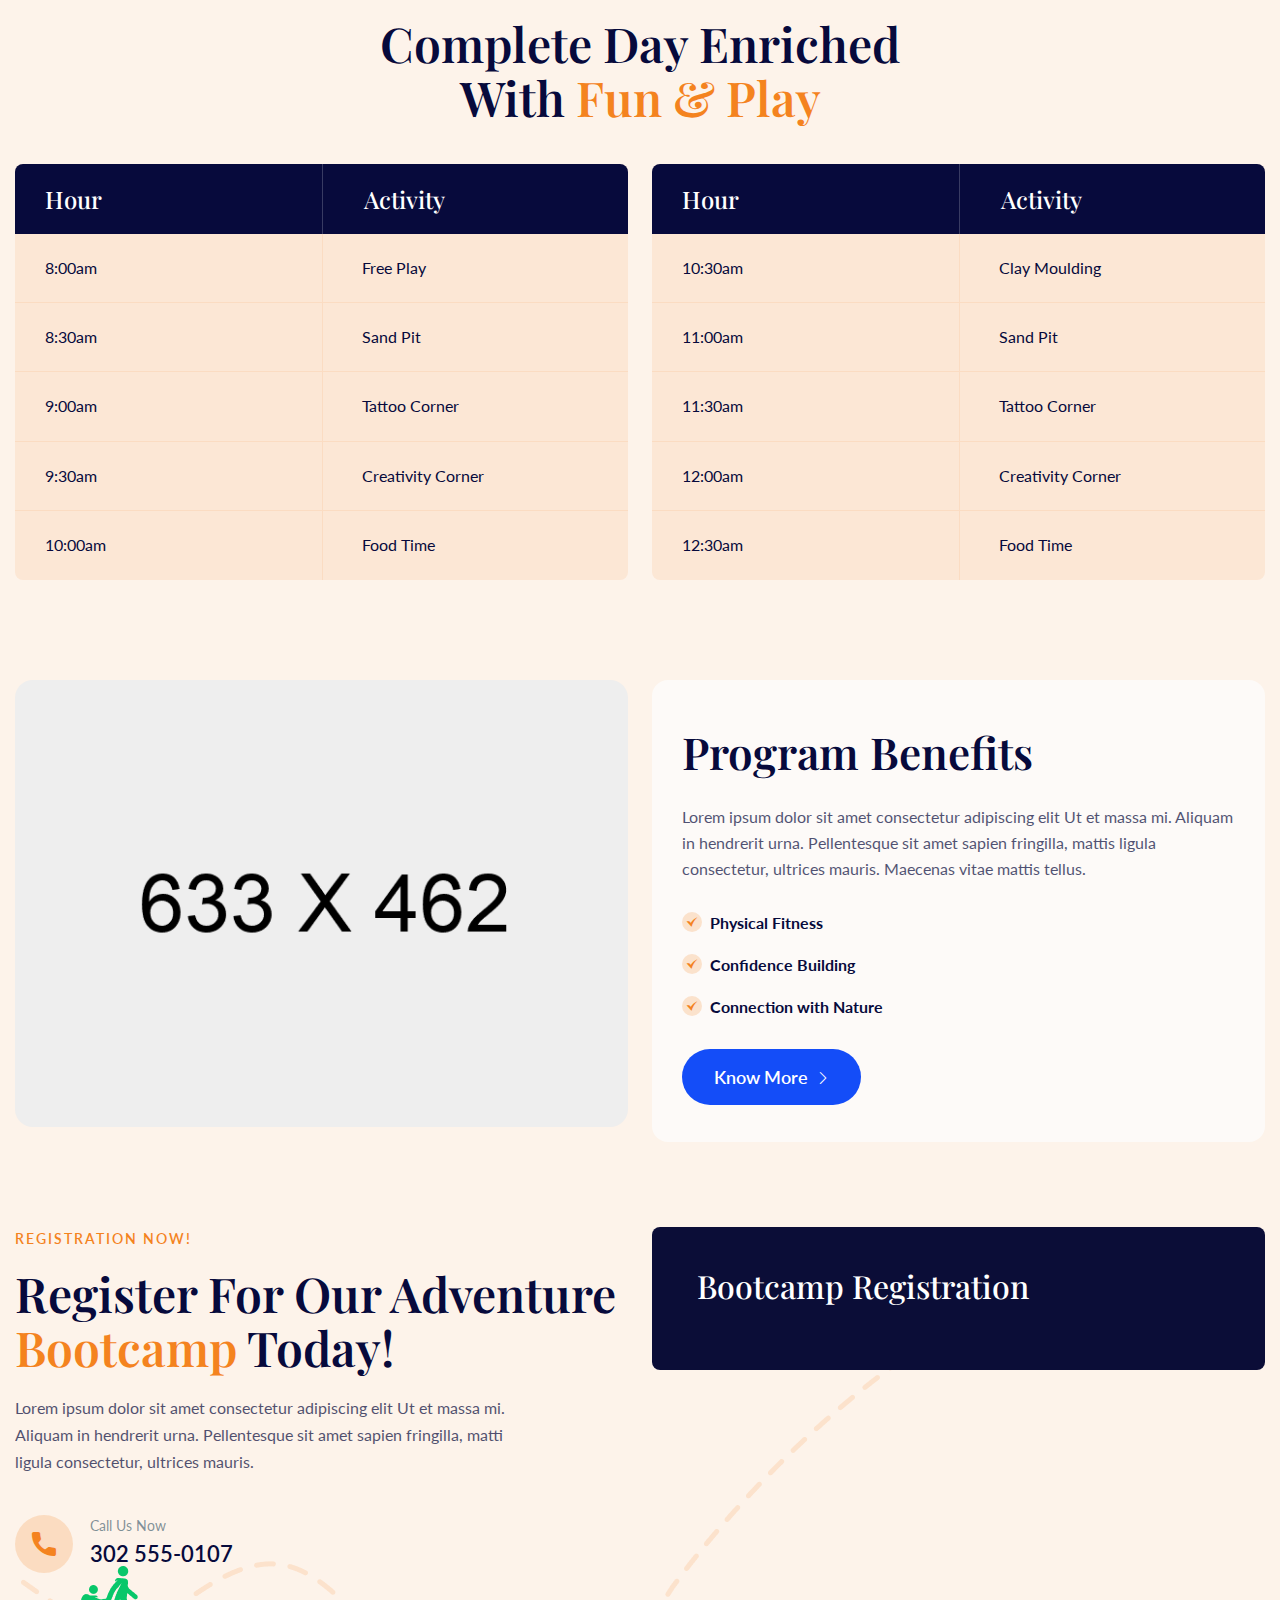
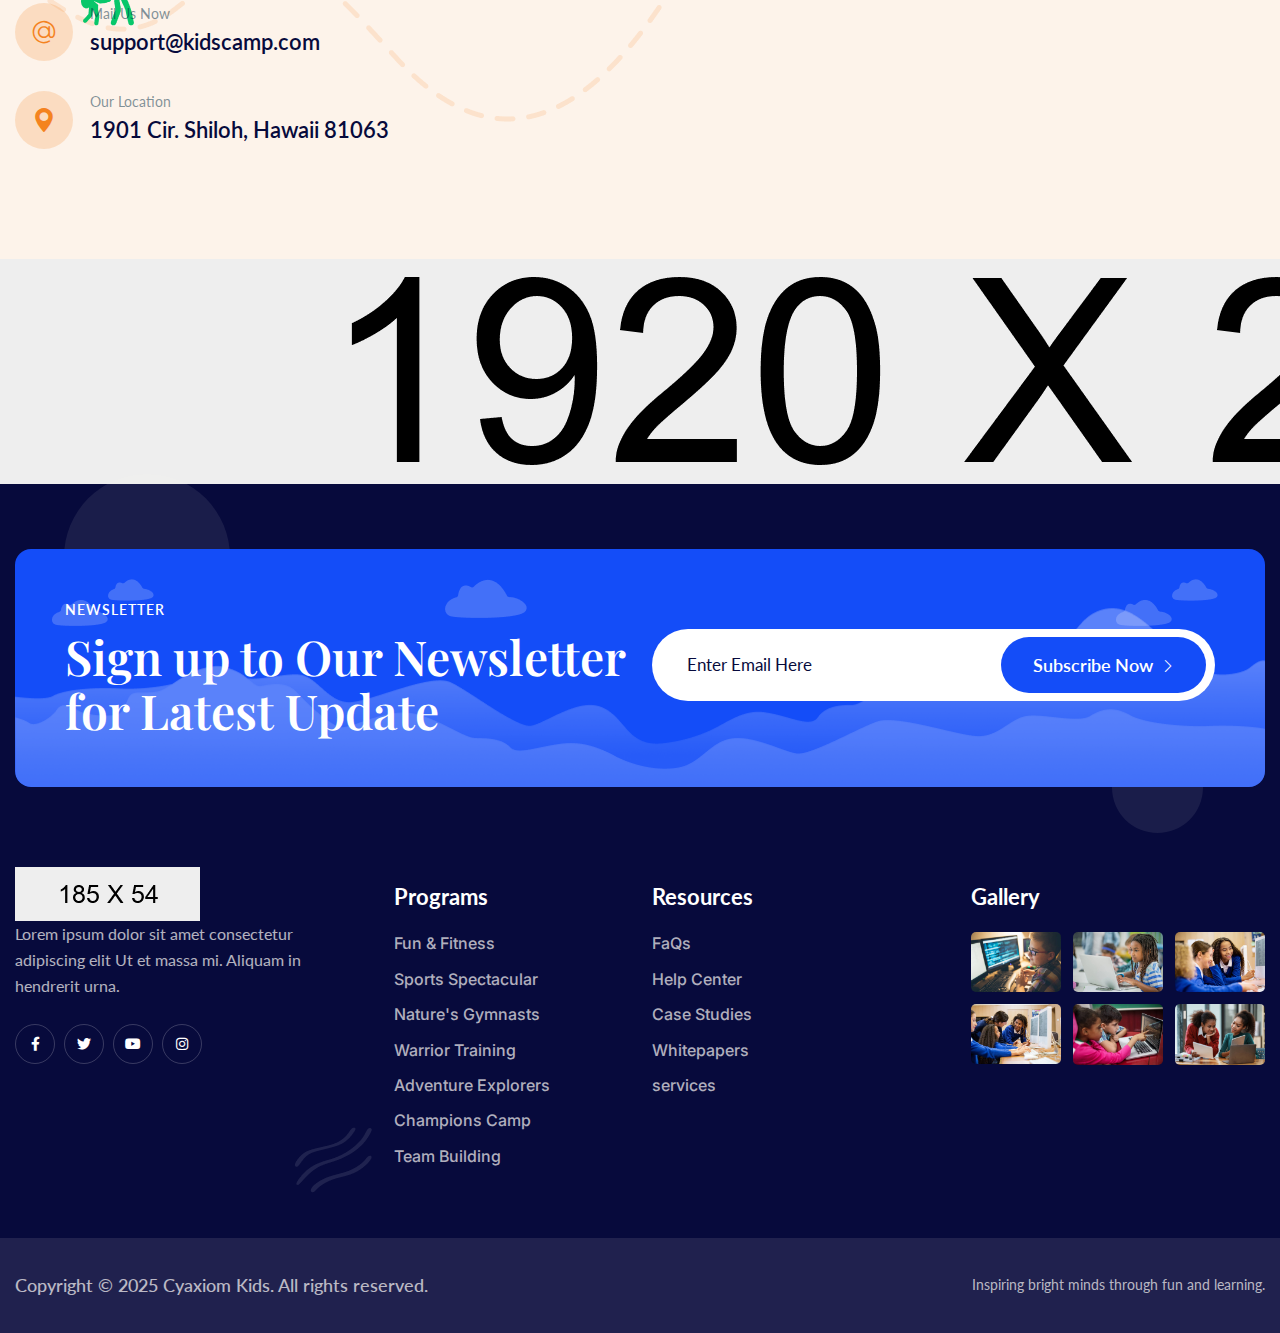
<file: kidscamp/program-detail.html>
<!DOCTYPE html>
<html>
<head>
<meta charset="utf-8">
<title>Kidscamp Business HTML-5 Template | Program Detail</title>
<!-- Stylesheets -->
<link href="assets/css/bootstrap.css" rel="stylesheet">
<link href="assets/css/style.css" rel="stylesheet">
<link href="assets/css/meanmenu.min.css" rel="stylesheet">
<link href="assets/css/responsive.css" rel="stylesheet">

<link href="https://fonts.googleapis.com/css2?family=Inter:wght@100..900&display=swap" rel="stylesheet">
<link href="https://fonts.googleapis.com/css2?family=Playfair+Display:ital,wght@0,400..900;1,400..900&display=swap" rel="stylesheet">
<link href="https://fonts.googleapis.com/css2?family=Lato:ital,wght@0,100;0,300;0,400;0,700;0,900;1,100;1,300;1,400;1,700;1,900&display=swap" rel="stylesheet">

<link rel="shortcut icon" href="assets/images/favicon.png" type="image/x-icon">
<link rel="icon" href="assets/images/favicon.png" type="image/x-icon">

<!-- Responsive -->
<meta http-equiv="X-UA-Compatible" content="IE=edge">
<meta name="viewport" content="width=device-width, initial-scale=1.0, maximum-scale=1.0, user-scalable=0">

<!--[if lt IE 9]><script src="https://cdnjs.cloudflare.com/ajax/libs/html5shiv/3.7.3/html5shiv.js"></script><![endif]-->
<!--[if lt IE 9]><script src="js/respond.js"></script><![endif]-->
</head>

<body>

<div class="page-wrapper">
	
	<!-- Cursor -->
	<div class="cursor"></div>
	<div class="cursor-follower"></div>
	<!-- Cursor End -->
 	
	<!-- Preloader -->
    <div class="preloader"></div>
	<!-- End Preloader -->
	
	<!-- Main Header -->
	<header class="main-header header-style-one">
		
		<!-- Header Lower -->
		<div class="header-lower">
			<div class="auto-container">
				<div class="inner-container">
					<div class="d-flex justify-content-between align-items-center flex-wrap">
						
						<div class="nav-outer d-flex align-items-center flex-wrap">
							<!-- Logo Box -->
							<div class="logo-box">
								<div class="logo"><a href="index.html"><img src="assets/images/logo.png" alt="" title="kidscamp"></a></div>
							</div>
							<!-- Main Menu -->
							<nav class="main-menu navbar-expand-md">
								<div class="navbar-header">
									<!-- Toggle Button -->    	
									<button class="navbar-toggler" type="button" data-toggle="collapse" data-target="#navbarSupportedContent" aria-controls="navbarSupportedContent" aria-expanded="false" aria-label="Toggle navigation">
										<span class="icon-bar"></span>
										<span class="icon-bar"></span>
										<span class="icon-bar"></span>
									</button>
								</div>
								
								<div class="navbar-collapse collapse clearfix" id="navbarSupportedContent">
									<ul class="navigation clearfix">
										<li ><a href="index.html">Home</a>
										</li>
										<li><a href="about.html">About us</a></li>
										<li class="dropdown"><a href="#">Pages</a>
											<ul>
												<li><a href="faq.html">Faq</a></li>
												<li><a href="login.html">Login</a></li>
												<li><a href="register.html">Register</a></li>
												<li><a href="gallery.html">Galery</a></li>
												<li><a href="reset-password.html">Forgot password</a></li>
												<li><a href="testimonial.html">Testimonial</a></li>
												<li class="dropdown"><a href="#">Team</a>
													<ul>
														<li><a href="team.html">Team</a></li>
														<li><a href="team-detail.html">Team detail</a></li>
													</ul>
												</li>
											</ul>
										</li>
										<li class="dropdown"><a href="#">program</a>
											<ul>
												<li><a href="program.html">Program</a></li>
												<li><a href="program-detail.html">Program detail</a></li>
											</ul>
										</li>
										<li><a href="contact.html">Contact</a></li>
									</ul>
								</div>
							</nav>
						</div>

						<!-- Main Menu End-->
						<div class="outer-box d-flex align-items-center flex-wrap">
							
							<!-- Button Box -->
							<div class="header-phone_box">
								<a href="tel:+302-555-0107"><i class="flaticon-call"></i> 302 555-0107</a>
							</div>
							
							<!-- Button Box -->
							<div class="main-header_button">
								<a href="about.html" class="theme-btn btn-style-one">
									<span class="btn-wrap">
										<span class="text-one">Register</span>
										<span class="text-two">Register</span>
									</span>
								</a>
							</div>
							
							<!-- About Widget -->
							<span class="about-widget">
								<span class="hamburger">
									<span class="top-bun"></span>
									<span class="meat"></span>
								</span>
							</span>

							<!-- Mobile Navigation Toggler -->
							<div class="mobile-nav-toggler"><span class="icon flaticon-menu"></span></div>

						</div>
						
					</div>
				</div>
			</div>
		</div>
		<!--End Header Lower-->
		
		<!-- Mobile Menu  -->
		<div class="mobile-menu">
			<div class="menu-backdrop"></div>
			<div class="close-btn"><span class="icon flaticon-close"></span></div>
			
			<nav class="menu-box">
				<div class="nav-logo"><a href="index.html"><img src="assets/images/mobile-logo.png" alt="" title=""></a></div>
				<div class="menu-outer"><!--Here Menu Will Come Automatically Via Javascript / Same Menu as in Header--></div>
			</nav>
		</div>
		<!-- End Mobile Menu -->
	
	</header>
	<!-- End Main Header -->
	
	<!-- About Sidebar -->
	<div class="about-sidebar">
		<div class="gradient-layer"></div>
		<!-- Close Button -->
		<div class="close-sidebar-widget close-button">
			<span class="fa-solid fa-xmark fa-fw"></span>
		</div>
		<div class="sidebar-inner">
			<div class="upper-box">
				<div class="image">
					<img src="assets/images/resource/about-1.jpg" alt="" />
				</div>
				<div class="content-box">
					<h3>About <span>kidscamp</span></h3>
					<div class="text">Aliquam ut porttitor leo a diam sollicitudin.Nam tempus volutpat ipsum, non viverra odio mollis mollis. Mauris vitaemalesuada nunc vel risus.</div>
					<ul class="about-sidebar_list">
						<li>Engaging Curriculum</li>
						<li>Expert Instructors</li>
						<li>Safe Environment</li>
						<li>Fun and Adventure</li>
					</ul>
				</div>
			</div>
			<!-- Social Box -->
			<div class="social-box">
				<a href="https://facebook.com/"><i class="fa-brands fa-facebook-f"></i></a>
				<a href="https://twitter.com/"><i class="fa-brands fa-twitter"></i></a>
				<a href="https://youtube.com/"><i class="fa-brands fa-youtube"></i></a>
				<a href="https://instagram.com/"><i class="fa-brands fa-instagram"></i></a>
			</div>
		</div>
	</div>
	<!-- End About Sidebar -->
	
	<!-- Page Title -->
    <section class="page-title">
		<div class="color-one"></div>
		<div class="color-two"></div>
		<div class="color-three"></div>
		<div class="color-four"></div>
        <div class="auto-container">
			<h2>Program Detail</h2>
			<ul class="bread-crumb clearfix">
				<li><a href="index.html"><i class="flaticon-home"></i> Kidscamp</a></li>
				<li>Program Detail</li>
			</ul>
        </div>
		<!--Waves Container-->
        <div>
          <svg class="waves" xmlns="http://www.w3.org/2000/svg" xmlns:xlink="http://www.w3.org/1999/xlink"
          viewBox="0 24 150 28" preserveAspectRatio="none" shape-rendering="auto">
          <defs>
          <path id="gentle-wave" d="M-160 44c30 0 58-18 88-18s 58 18 88 18 58-18 88-18 58 18 88 18 v44h-352z" />
          </defs>
          <g class="parallaxx">
          <use xlink:href="#gentle-wave" x="148" y="0" fill="rgba(255,255,255,0.7" />
          <use xlink:href="#gentle-wave" x="100" y="3" fill="rgba(255,255,255,0.5)" />
          <use xlink:href="#gentle-wave" x="70" y="5" fill="rgba(255,255,255,0.3)" />
          <use xlink:href="#gentle-wave" x="48" y="7" fill="#fff" />
          </g>
          </svg>
        </div>
        <!--Waves end-->
    </section>
    <!-- End Page Title -->
	
	<!-- Program Detail -->
	<section class="program-detail">
		<div class="auto-container">
			
			<!-- Program Block Four -->
		
			<!-- End Program Block Four -->
			
			<!-- Program Info -->
			<div class="program-infos">
				<div class="row clearfix">
					
					<!-- Info Block One -->
					<div class="info-block_one col-lg-3 col-md-6 col-sm-6">
						<div class="info-block_one-inner">
							<div class="info-block_one-icon flaticon-team"></div>
							<h4 class="info-block_one-title">Age Group</h4>
							<div class="info-block_one-text">8-12 years old</div>
						</div>
					</div>
					
					<!-- Info Block One -->
					<div class="info-block_one col-lg-3 col-md-6 col-sm-6">
						<div class="info-block_one-inner">
							<div class="info-block_one-icon flaticon-clock"></div>
							<h4 class="info-block_one-title">Duration</h4>
							<div class="info-block_one-text">12 Days</div>
						</div>
					</div>
					
					<!-- Info Block One -->
					<div class="info-block_one col-lg-3 col-md-6 col-sm-6">
						<div class="info-block_one-inner">
							<div class="info-block_one-icon flaticon-pin"></div>
							<h4 class="info-block_one-title">Location</h4>
							<div class="info-block_one-text">local park, nature reserve, USA</div>
						</div>
					</div>
					
					<!-- Info Block One -->
					<div class="info-block_one col-lg-3 col-md-6 col-sm-6">
						<div class="info-block_one-inner">
							<div class="info-block_one-icon flaticon-calendar-2"></div>
							<h4 class="info-block_one-title">Dates</h4>
							<div class="info-block_one-text">June 12, 2024</div>
						</div>
					</div>
					
				</div>
			</div>
			<!-- End Program Info -->
			
			<!-- Program Block Five -->
			<div class="program-block_five">
				<div class="program-block_five-inner">
					<div class="row clearfix">
						
						<!-- Content Column -->
						<div class="program-block_five-content-column col-lg-6 col-md-12 col-sm-12">
							<div class="program-block_five-content-outer">
								<h2 class="program-block_five-title">Activities Include</h2>
								<p>Lorem ipsum dolor sit amet consectetur adipiscing elit Ut et massa mi. Aliquam in hendrerit urna. Pellentesque sit amet sapien fringilla, mattis ligula consectetur, ultrices mauris. Maecenas vitae mattis tellus.</p>
								<div class="row clearfix">
									<!-- Column -->
									<div class="column col-lg-6 col-md-6 col-sm-6">
										<ul class="program-block_five-list">
											<li><i class="flaticon-check-mark"></i>Hiking Expeditions</li>
											<li><i class="flaticon-check-mark"></i>Campfire Cooking</li>
											<li><i class="flaticon-check-mark"></i>Team Challenges</li>
										</ul>
									</div>
									<!-- Column -->
									<div class="column col-lg-6 col-md-6 col-sm-6">
										<ul class="program-block_five-list">
											<li><i class="flaticon-check-mark"></i>Rock Climbing</li>
											<li><i class="flaticon-check-mark"></i>Survival Skills Workshops</li>
											<li><i class="flaticon-check-mark"></i>Play & Fun</li>
										</ul>
									</div>
								</div>
								
								<div class="program-block_five-button">
									<a href="classes.html" class="theme-btn btn-style-one">
										<span class="btn-wrap">
											<span class="text-one">Know more <i class="flaticon-next-1"></i></span>
											<span class="text-two">Know more <i class="flaticon-next-1"></i></span>
										</span>
									</a>
								</div>
								
							</div>
						</div>
						
						<!-- Image Column -->
						<div class="program-block_five-image_column col-lg-6 col-md-12 col-sm-12">
							<div class="program-block_five-image_outer">
								<div class="program-block_five-image">
									<img src="assets/images/resource/program-9.jpg" alt= ""/>
								</div>
							</div>
						</div>
						
					</div>
				</div>
			</div>
			<!-- End Program Block Four -->
			
			<!-- Schedule One -->
			<div class="schedule-one">
				<!-- Sec Title -->
				<div class="sec-title centered">
					<div class="sec-title_title">Program Activity</div>
					<h2 class="sec-title_heading">Complete Day Enriched <br> with <span>Fun & Play</span></h2>
				</div>
				<div class="row clearfix">
					<!-- Column -->
					<div class="schedule-one_column col-lg-6 col-md-12 col-sm-12">
						<div class="schedule-one_column-inner">
							<div class="schedule-one_title">
								<div class="row clearfix">
									<div class="column col-lg-6 col-md-6 col-sm-6">
										<h4>Hour</h4>
									</div>
									<div class="column col-lg-6 col-md-6 col-sm-6">
										<h4>Activity</h4>
									</div>
								</div>
							</div>
							<ul class="schedule-one_list">
								<li>8:00am<span>Free Play</span></li>
								<li>8:30am<span>Sand Pit</span></li>
								<li>9:00am<span>Tattoo Corner</span></li>
								<li>9:30am<span>Creativity Corner</span></li>
								<li>10:00am<span>Food Time</span></li>
							</ul>
						</div>
					</div>
					<!-- Column -->
					<div class="schedule-one_column col-lg-6 col-md-12 col-sm-12">
						<div class="schedule-one_column-inner">
							<div class="schedule-one_title">
								<div class="row clearfix">
									<div class="column col-lg-6 col-md-6 col-sm-6">
										<h4>Hour</h4>
									</div>
									<div class="column col-lg-6 col-md-6 col-sm-6">
										<h4>Activity</h4>
									</div>
								</div>
							</div>
							<ul class="schedule-one_list">
								<li>10:30am<span>Clay Moulding</span></li>
								<li>11:00am<span>Sand Pit</span></li>
								<li>11:30am<span>Tattoo Corner</span></li>
								<li>12:00am<span>Creativity Corner</span></li>
								<li>12:30am<span>Food Time</span></li>
							</ul>
						</div>
					</div>
				</div>
			</div>
			<!-- End Schedule One -->
			
			<!-- Program Block Five -->
			<div class="program-block_five">
				<div class="program-block_five-inner">
					<div class="row clearfix">
						
						<!-- Image Column -->
						<div class="program-block_five-image_column col-lg-6 col-md-12 col-sm-12">
							<div class="program-block_five-image_outer">
								<div class="program-block_five-image">
									<img src="assets/images/resource/program-10.jpg" alt= ""/>
								</div>
							</div>
						</div>
						
						<!-- Content Column -->
						<div class="program-block_five-content-column col-lg-6 col-md-12 col-sm-12">
							<div class="program-block_five-content-outer">
								<h2 class="program-block_five-title">Program Benefits</h2>
								<p>Lorem ipsum dolor sit amet consectetur adipiscing elit Ut et massa mi. Aliquam in hendrerit urna. Pellentesque sit amet sapien fringilla, mattis ligula consectetur, ultrices mauris. Maecenas vitae mattis tellus.</p>
								<ul class="program-block_five-list">
									<li><i class="flaticon-check-mark"></i>Physical Fitness</li>
									<li><i class="flaticon-check-mark"></i>Confidence Building</li>
									<li><i class="flaticon-check-mark"></i>Connection with Nature</li>
								</ul>
								<div class="program-block_five-button">
									<a href="classes.html" class="theme-btn btn-style-one">
										<span class="btn-wrap">
											<span class="text-one">Know more <i class="flaticon-next-1"></i></span>
											<span class="text-two">Know more <i class="flaticon-next-1"></i></span>
										</span>
									</a>
								</div>
								
							</div>
						</div>
						
					</div>
				</div>
			</div>
			<!-- End Program Block Four -->
			
			<!-- Registration One / Style Two -->
			<div class="registration-one style-two">
				<div class="registration-one_pattern" style="background-image:url(assets/images/background/pattern-1.png)"></div>
				<div class="row clearfix">
				
					<!-- Title Column -->
					<div class="registration-one_title-column col-lg-6 col-md-12 col-sm-12">
						<div class="registration-one_title-outer">
							<!-- Sec Title -->
							<div class="sec-title">
								<div class="sec-title_title">Registration Now!</div>
								<h2 class="sec-title_heading">Register for Our Adventure <span>Bootcamp</span> Today!</h2>
								<div class="sec-title_text">Lorem ipsum dolor sit amet consectetur adipiscing elit Ut et massa mi. Aliquam in hendrerit urna. Pellentesque sit amet sapien fringilla, matti ligula consectetur, ultrices mauris.</div>
							</div>
							
							<ul class="registration-one_list">
								<li>
									<i class="icon flaticon-call"></i>
									Call Us Now <br>
									<a href="#">302 555-0107</a>
								</li>
								<li>
									<i class="icon flaticon-arroba"></i>
									Mail Us Now <br>
									<a href="#">support@kidscamp.com</a>
								</li>
								<li>
									<i class="icon flaticon-maps-and-flags"></i>
									Our Location <br>
									<a href="#">1901 Cir. Shiloh, Hawaii 81063</a>
								</li>
							</ul>
							
						</div>
					</div>
					
					<!-- Title Column -->
					<div class="registration-one_form-column col-lg-6 col-md-12 col-sm-12">
						<div class="registration-one_form-outer">
							<h3 class="registration-one_title">Bootcamp Registration</h3>
							
							<!-- Default Form -->
							<div class="default-form">
							
							</div>
							<!-- End Default Form -->
							
						</div>
					</div>
				</div>
			</section>
			<!-- End Registration One -->
			
		</div>
	</section>
	<!-- End Program Detail -->
	
	<!-- Main Footer -->
	<footer class="main-footer">
		<div class="color-one"></div>
		<div class="color-two"></div>
		<div class="main-footer_icon" style="background-image: url(assets/images/icons/icon-7.png)"></div>
		<div class="main-footer_pattern" style="background-image: url(assets/images/background/footer-pattern.png)"></div>
		
		<!-- Upper Box -->
		<div class="footer-upper_box">
			<div class="auto-container">
				<!-- Newsletter Box -->
				<div class="newsletter-one">
					<div class="newsletter-one_pattern" style="background-image: url(assets/images/background/pattern-2.png)"></div>
					<div class="newsletter-one_pattern-two" style="background-image: url(assets/images/background/pattern-3.png)"></div>
					<div class="row clearfix">
						<!-- Column -->
						<div class="column col-lg-6 col-md-6 col-sm-12">
							<div class="newsletter-one_title">NEWSLETTER</div>
							<h2 class="newsletter-one_heading">Sign up to Our Newsletter for Latest Update</h2>
						</div>
						<!-- Column -->
						<div class="column col-lg-6 col-md-6 col-sm-12">
							<div class="newsletter-box">
								<form method="post" action="contact.html">
									<div class="form-group">
										<span class="icon fa-regular fa-envelope fa-fw"></span>
										<input type="email" name="search-field" value="" placeholder="Enter Email Here" required>
										<button type="submit" class="template-btn btn-style-one">
											<span class="btn-wrap">
												<span class="text-one">Subscribe Now <i class="flaticon-next-1"></i></span>
												<span class="text-two">Subscribe Now <i class="flaticon-next-1"></i></span>
											</span>
										</button>
									</div>
								</form>
							</div>
						</div>
					</div>
				</div>
			</div>
		</div>
		<!-- End Upper Box -->
		
		<!-- Widgets Section -->
		<div class="widgets-section">
			<div class="auto-container">
				<div class="row clearfix">
							
					<!-- Big Column -->
					<div class="big-column col-lg-6 col-md-12 col-sm-12">
						<div class="row clearfix">

							<!-- Footer Column -->
							<div class="footer_column col-lg-6 col-md-6 col-sm-12">
								<div class="footer-widget">
									<div class="footer-logo"><a href="index.html"><img src="assets/images/footer-logo.png" alt="" title=""></a></div>
									<div class="footer-text">Lorem ipsum dolor sit amet consectetur adipiscing elit Ut et massa mi. Aliquam in hendrerit urna.</div>
									<!-- Social Box -->
									<div class="footer_socials">
										<a href="https://facebook.com/"><i class="fa-brands fa-facebook-f"></i></a>
										<a href="https://twitter.com/"><i class="fa-brands fa-twitter"></i></a>
										<a href="https://youtube.com/"><i class="fa-brands fa-youtube"></i></a>
										<a href="https://instagram.com/"><i class="fa-brands fa-instagram"></i></a>
									</div>
								</div>
							</div>

							<!-- Footer Column -->
							<div class="footer_column col-lg-6 col-md-6 col-sm-12">
								<div class="footer-widget links-widget">
									<h5 class="footer-title">Programs</h5>
									<ul class="footer-list">
										<li><a href="#">Fun & Fitness</a></li>
										<li><a href="#">Sports Spectacular</a></li>
										<li><a href="#">Nature's Gymnasts</a></li>
										<li><a href="#">Warrior Training</a></li>
										<li><a href="#">Adventure Explorers</a></li>
										<li><a href="#">Champions Camp</a></li>
										<li><a href="#">Team Building</a></li>
									</ul>
								</div>
							</div>

						</div>
					</div>

					<!-- Big Column -->
					<div class="big-column col-lg-6 col-md-12 col-sm-12">
						<div class="row clearfix">

							<!-- Footer Column -->
							<div class="footer_column col-lg-6 col-md-6 col-sm-12">
								<div class="footer-widget links-widget">
									<h5 class="footer-title">Resources</h5>
									<ul class="footer-list">
										<li><a href="#">FaQs</a></li>
										<li><a href="#">Help Center</a></li>
										<li><a href="#">Case Studies</a></li>
										<li><a href="#">Whitepapers</a></li>
										<li><a href="#">services</a></li>
									</ul>
								</div>
							</div>

							<!-- Footer Column -->
							<div class="footer_column col-lg-6 col-md-6 col-sm-12">
								<div class="footer-widget instagram-widget">
									<h5 class="footer-title">Gallery</h5>
									<div class="images-outer clearfix">
										<!--Image Box-->
										<figure class="image-box"><a class="lightbox-image" href="assets/images/gallery/1.jpg"><img src="assets/images/gallery/instagram-1.jpg" alt=""></a></figure>
										<!--Image Box-->
										<figure class="image-box"><a class="lightbox-image" href="assets/images/gallery/2.jpg"><img src="assets/images/gallery/instagram-2.jpg" alt=""></a></figure>
										<!--Image Box-->
										<figure class="image-box"><a class="lightbox-image" href="assets/images/gallery/3.jpg"><img src="assets/images/gallery/instagram-3.jpg" alt=""></a></figure>
										<!--Image Box-->
										<figure class="image-box"><a class="lightbox-image" href="assets/images/gallery/4.jpg"><img src="assets/images/gallery/instagram-4.jpg" alt=""></a></figure>
										<!--Image Box-->
										<figure class="image-box"><a class="lightbox-image" href="assets/images/gallery/5.jpg"><img src="assets/images/gallery/instagram-5.jpg" alt=""></a></figure>
										<!--Image Box-->
										<figure class="image-box"><a class="lightbox-image" href="assets/images/gallery/6.jpg"><img src="assets/images/gallery/instagram-6.jpg" alt=""></a></figure>
									</div>
								</div>
							</div>

						</div>
					</div>

				</div>
			</div>
		</div>
		<!-- End Widgets Section -->
		
		<!-- Footer Bottom -->
		<div class="footer-bottom">
			<div class="auto-container">
				<div class="row clearfix">
					<!-- Column -->
					<div class="column col-lg-6 col-md-12 col-sm-12">
						<div class="copyright">Copyright &copy; 2025 Cyaxiom Kids. All rights reserved.</div>
					</div>
					<!-- Column -->
					<div class="column col-lg-6 col-md-12 col-sm-12">
						<div class="designs_by">Inspiring bright minds through fun and learning.
						</div>
					</div>
				</div>
			</div>
		</div>
		
	</footer>
	<!-- End Main Footer -->
	
	<!-- Search Popup -->
	<div class="search-popup">
		<div class="color-layer"></div>
		<button class="close-search"><span class="flaticon-close"></span></button>
	
	</div>
	<!-- End Search Popup -->
	
</div>
<!-- End PageWrapper -->

<div class="progress-wrap">
	<svg class="progress-circle svg-content" width="100%" height="100%" viewBox="-1 -1 102 102">
		<path d="M50,1 a49,49 0 0,1 0,98 a49,49 0 0,1 0,-98"/>
	</svg>
</div>

<script src="assets/js/jquery.js"></script>
<script src="assets/js/popper.min.js"></script>
<script src="assets/js/bootstrap.min.js"></script>
<script src="assets/js/appear.js"></script>
<script src="assets/js/parallax.min.js"></script>
<script src="assets/js/tilt.jquery.min.js"></script>
<script src="assets/js/jquery.paroller.min.js"></script>
<script src="assets/js/wow.js"></script>
<script src="assets/js/swiper.min.js"></script>
<script src="assets/js/backtotop.js"></script>
<script src="assets/js/odometer.js"></script>
<script src="assets/js/parallax-scroll.js"></script>

<script src="assets/js/gsap.min.js"></script>
<script src="assets/js/SplitText.min.js"></script>
<script src="assets/js/ScrollTrigger.min.js"></script>
<script src="assets/js/ScrollToPlugin.min.js"></script>
<script src="assets/js/ScrollSmoother.min.js"></script>

<script src="assets/js/magnific-popup.min.js"></script>
<script src="assets/js/nav-tool.js"></script>
<script src="assets/js/jquery-ui.js"></script>
<script src="assets/js/jquery.countdown.js"></script>
<script src="assets/js/script.js"></script>

</body>
</html>
</file>
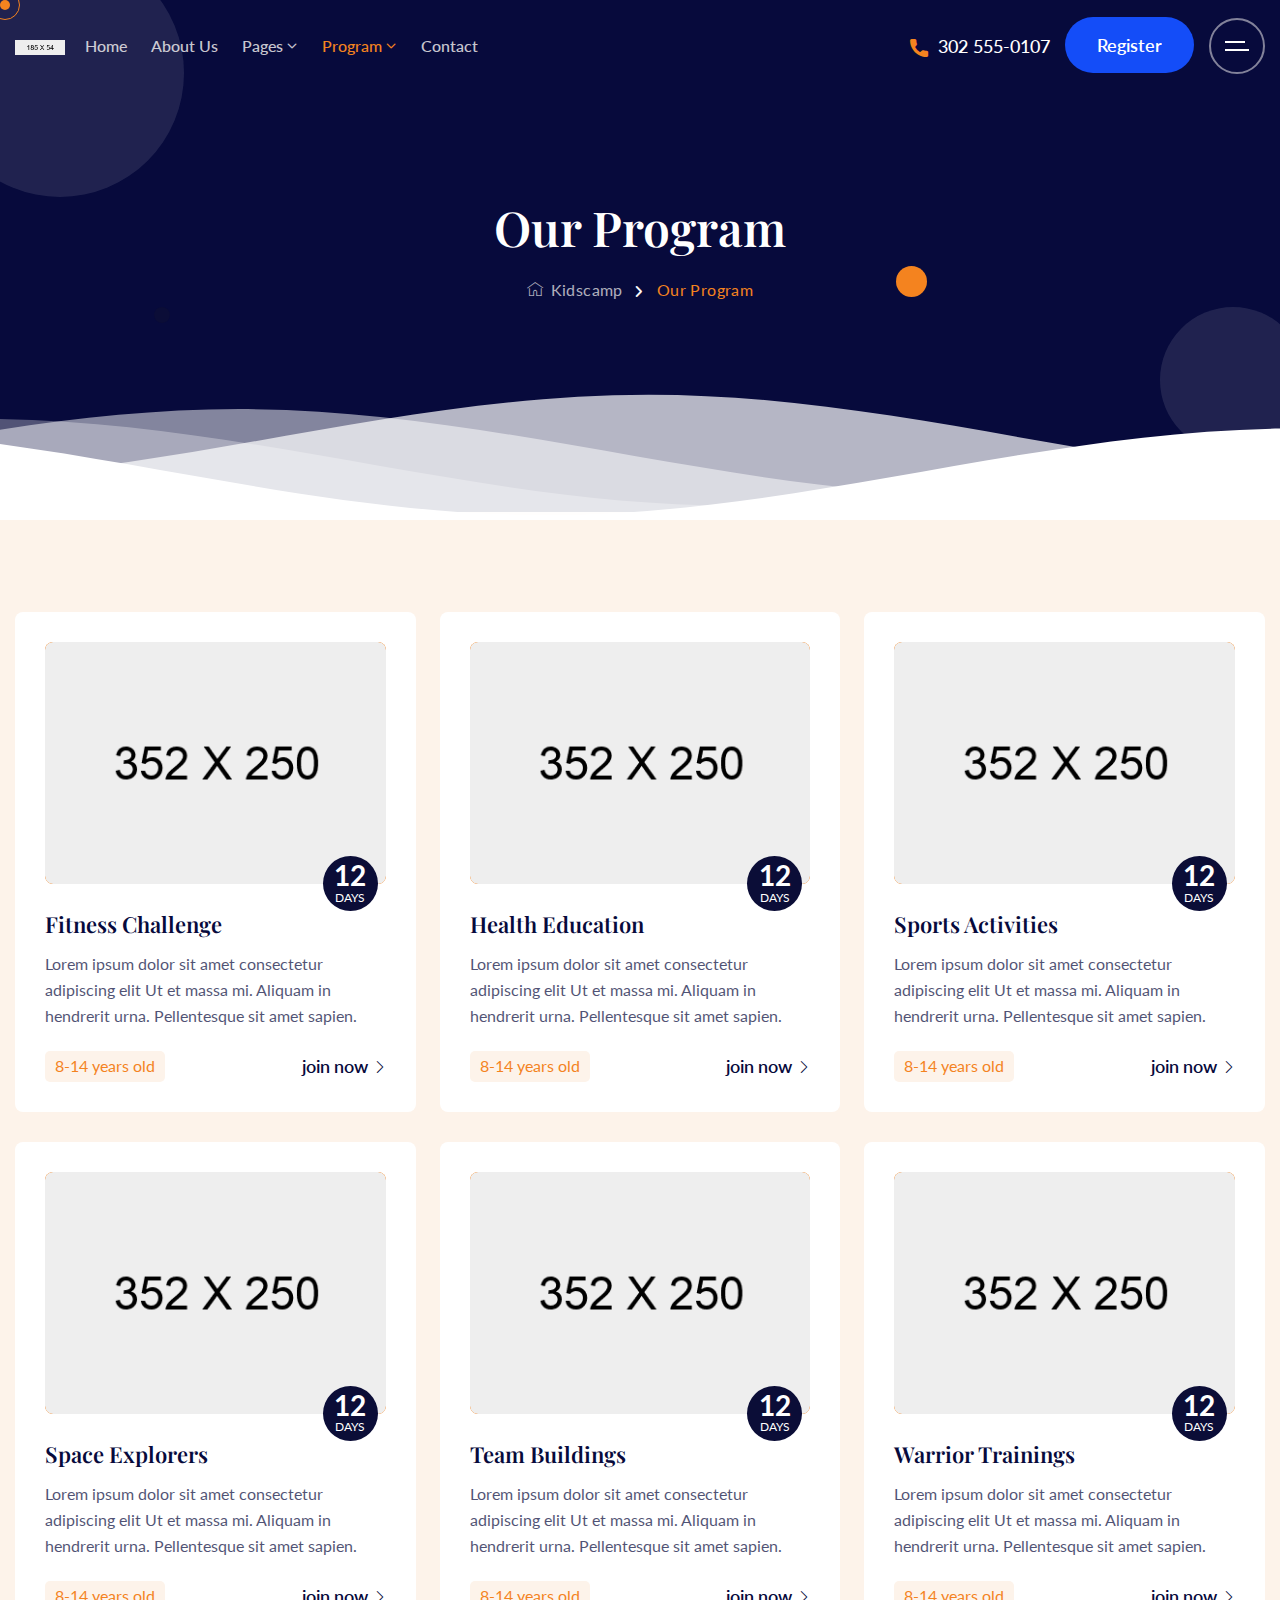
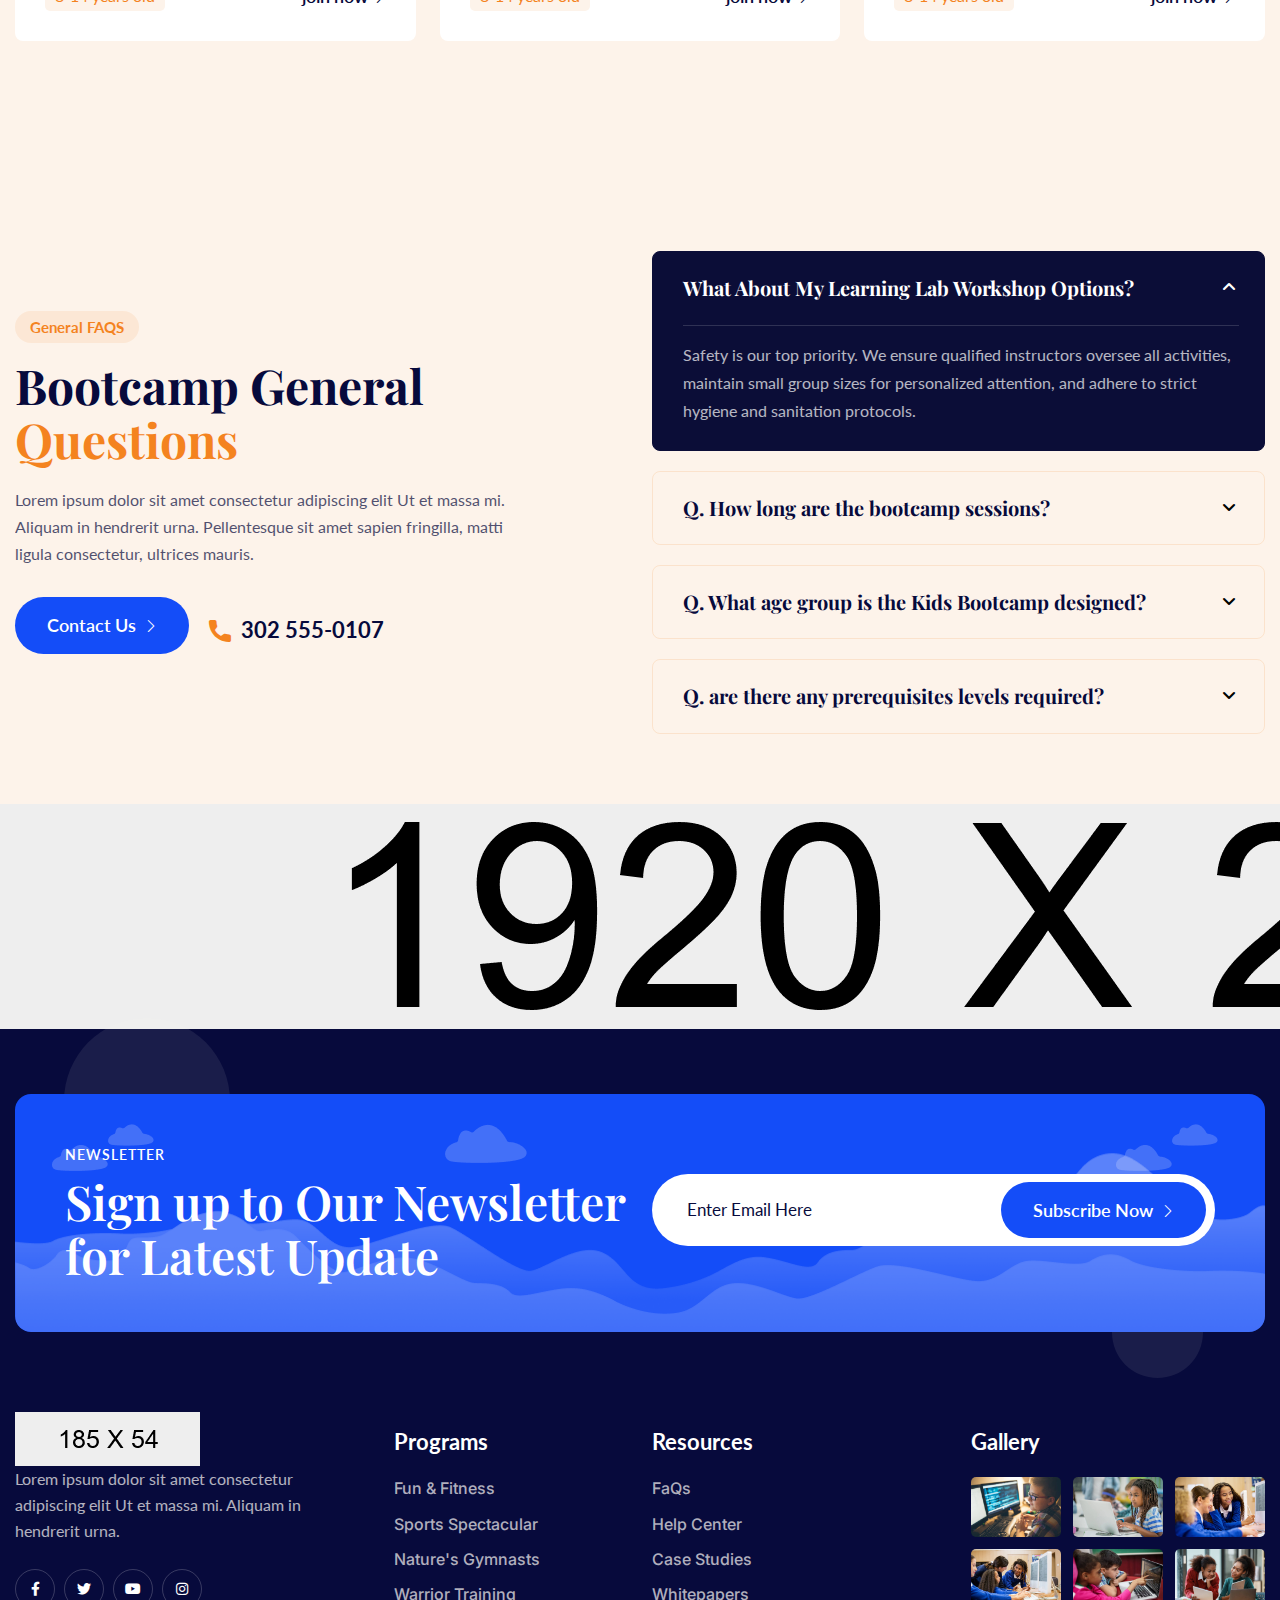
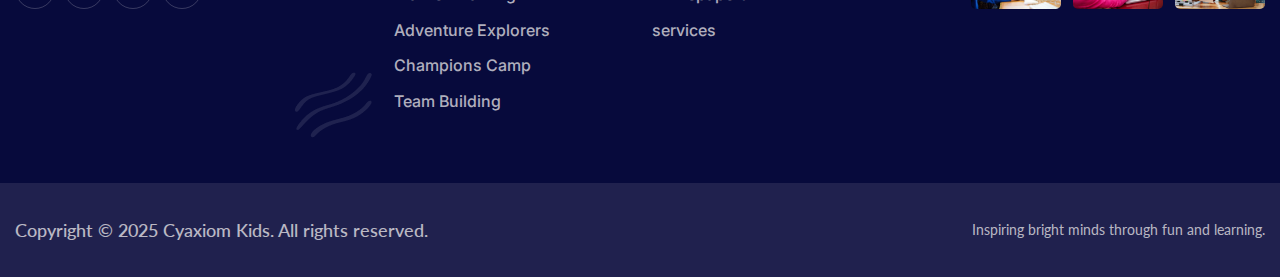
<file: kidscamp/program.html>
<!DOCTYPE html>
<html>
  <head>
    <meta charset="utf-8" />
    <title>Kidscamp Business HTML-5 Template | Our Program</title>
    <!-- Stylesheets -->
    <link href="assets/css/bootstrap.css" rel="stylesheet" />
    <link href="assets/css/style.css" rel="stylesheet" />
    <link href="assets/css/meanmenu.min.css" rel="stylesheet" />
    <link href="assets/css/responsive.css" rel="stylesheet" />

    <link
      href="https://fonts.googleapis.com/css2?family=Inter:wght@100..900&display=swap"
      rel="stylesheet"
    />
    <link
      href="https://fonts.googleapis.com/css2?family=Playfair+Display:ital,wght@0,400..900;1,400..900&display=swap"
      rel="stylesheet"
    />
    <link
      href="https://fonts.googleapis.com/css2?family=Lato:ital,wght@0,100;0,300;0,400;0,700;0,900;1,100;1,300;1,400;1,700;1,900&display=swap"
      rel="stylesheet"
    />

    <link
      rel="shortcut icon"
      href="assets/images/favicon.png"
      type="image/x-icon"
    />
    <link rel="icon" href="assets/images/favicon.png" type="image/x-icon" />

    <!-- Responsive -->
    <meta http-equiv="X-UA-Compatible" content="IE=edge" />
    <meta
      name="viewport"
      content="width=device-width, initial-scale=1.0, maximum-scale=1.0, user-scalable=0"
    />

    <!--[if lt IE 9
      ]><script src="https://cdnjs.cloudflare.com/ajax/libs/html5shiv/3.7.3/html5shiv.js"></script
    ><![endif]-->
    <!--[if lt IE 9]><script src="js/respond.js"></script><![endif]-->
  </head>

  <body>
    <div class="page-wrapper">
      <!-- Cursor -->
      <div class="cursor"></div>
      <div class="cursor-follower"></div>
      <!-- Cursor End -->

      <!-- Preloader -->
      <div class="preloader"></div>
      <!-- End Preloader -->

      <!-- Main Header -->
      <header class="main-header header-style-one">
        <!-- Header Lower -->
        <div class="header-lower">
          <div class="auto-container">
            <div class="inner-container">
              <div
                class="d-flex justify-content-between align-items-center flex-wrap"
              >
                <div class="nav-outer d-flex align-items-center flex-wrap">
                  <!-- Logo Box -->
                  <div class="logo-box">
                    <div class="logo">
                      <a href="index.html"
                        ><img
                          src="assets/images/logo.png"
                          alt=""
                          title="kidscamp"
                      /></a>
                    </div>
                  </div>
                  <!-- Main Menu -->
                  <nav class="main-menu navbar-expand-md">
                    <div class="navbar-header">
                      <!-- Toggle Button -->
                      <button
                        class="navbar-toggler"
                        type="button"
                        data-toggle="collapse"
                        data-target="#navbarSupportedContent"
                        aria-controls="navbarSupportedContent"
                        aria-expanded="false"
                        aria-label="Toggle navigation"
                      >
                        <span class="icon-bar"></span>
                        <span class="icon-bar"></span>
                        <span class="icon-bar"></span>
                      </button>
                    </div>

                    <div
                      class="navbar-collapse collapse clearfix"
                      id="navbarSupportedContent"
                    >
                      <ul class="navigation clearfix">
                        <li><a href="index.html">Home</a></li>
                        <li><a href="about.html">About us</a></li>
                        <li class="dropdown">
                          <a href="#">Pages</a>
                          <ul>
                            <li><a href="faq.html">Faq</a></li>
                            <li><a href="login.html">Login</a></li>
                            <li><a href="register.html">Register</a></li>
                            <li><a href="gallery.html">Galery</a></li>
                            <li>
                              <a href="reset-password.html">Forgot password</a>
                            </li>
                            <li><a href="testimonial.html">Testimonial</a></li>
                            <li class="dropdown">
                              <a href="#">Team</a>
                              <ul>
                                <li><a href="team.html">Team</a></li>
                                <li>
                                  <a href="team-detail.html">Team detail</a>
                                </li>
                              </ul>
                            </li>
                          </ul>
                        </li>
                        <li class="dropdown">
                          <a href="#">program</a>
                          <ul>
                            <li><a href="program.html">Program</a></li>
                            <li>
                              <a href="program-detail.html">Program detail</a>
                            </li>
                          </ul>
                        </li>
                        <li><a href="contact.html">Contact</a></li>
                      </ul>
                    </div>
                  </nav>
                </div>

                <!-- Main Menu End-->
                <div class="outer-box d-flex align-items-center flex-wrap">
                  <!-- Button Box -->
                  <div class="header-phone_box">
                    <a href="tel:+302-555-0107"
                      ><i class="flaticon-call"></i> 302 555-0107</a
                    >
                  </div>

                  <!-- Button Box -->
                  <div class="main-header_button">
                    <a href="about.html" class="theme-btn btn-style-one">
                      <span class="btn-wrap">
                        <span class="text-one">Register</span>
                        <span class="text-two">Register</span>
                      </span>
                    </a>
                  </div>

                  <!-- About Widget -->
                  <span class="about-widget">
                    <span class="hamburger">
                      <span class="top-bun"></span>
                      <span class="meat"></span>
                    </span>
                  </span>

                  <!-- Mobile Navigation Toggler -->
                  <div class="mobile-nav-toggler">
                    <span class="icon flaticon-menu"></span>
                  </div>
                </div>
              </div>
            </div>
          </div>
        </div>
        <!--End Header Lower-->

        <!-- Mobile Menu  -->
        <div class="mobile-menu">
          <div class="menu-backdrop"></div>
          <div class="close-btn"><span class="icon flaticon-close"></span></div>

          <nav class="menu-box">
            <div class="nav-logo">
              <a href="index.html"
                ><img src="assets/images/mobile-logo.png" alt="" title=""
              /></a>
            </div>
            <div class="menu-outer">
              <!--Here Menu Will Come Automatically Via Javascript / Same Menu as in Header-->
            </div>
          </nav>
        </div>
        <!-- End Mobile Menu -->
      </header>
      <!-- End Main Header -->

      <!-- About Sidebar -->
      <div class="about-sidebar">
        <div class="gradient-layer"></div>
        <!-- Close Button -->
        <div class="close-sidebar-widget close-button">
          <span class="fa-solid fa-xmark fa-fw"></span>
        </div>
        <div class="sidebar-inner">
          <div class="upper-box">
            <div class="image">
              <img src="assets/images/resource/about-1.jpg" alt="" />
            </div>
            <div class="content-box">
              <h3>About <span>kidscamp</span></h3>
              <div class="text">
                Aliquam ut porttitor leo a diam sollicitudin.Nam tempus volutpat
                ipsum, non viverra odio mollis mollis. Mauris vitaemalesuada
                nunc vel risus.
              </div>
              <ul class="about-sidebar_list">
                <li>Engaging Curriculum</li>
                <li>Expert Instructors</li>
                <li>Safe Environment</li>
                <li>Fun and Adventure</li>
              </ul>
            </div>
          </div>
          <!-- Social Box -->
          <div class="social-box">
            <a href="https://facebook.com/"
              ><i class="fa-brands fa-facebook-f"></i
            ></a>
            <a href="https://twitter.com/"
              ><i class="fa-brands fa-twitter"></i
            ></a>
            <a href="https://youtube.com/"
              ><i class="fa-brands fa-youtube"></i
            ></a>
            <a href="https://instagram.com/"
              ><i class="fa-brands fa-instagram"></i
            ></a>
          </div>
        </div>
      </div>
      <!-- End About Sidebar -->

      <!-- Page Title -->
      <section class="page-title">
        <div class="color-one"></div>
        <div class="color-two"></div>
        <div class="color-three"></div>
        <div class="color-four"></div>
        <div class="auto-container">
          <h2>Our Program</h2>
          <ul class="bread-crumb clearfix">
            <li>
              <a href="index.html"><i class="flaticon-home"></i> Kidscamp</a>
            </li>
            <li>Our Program</li>
          </ul>
        </div>
        <!--Waves Container-->
        <div>
          <svg
            class="waves"
            xmlns="http://www.w3.org/2000/svg"
            xmlns:xlink="http://www.w3.org/1999/xlink"
            viewBox="0 24 150 28"
            preserveAspectRatio="none"
            shape-rendering="auto"
          >
            <defs>
              <path
                id="gentle-wave"
                d="M-160 44c30 0 58-18 88-18s 58 18 88 18 58-18 88-18 58 18 88 18 v44h-352z"
              />
            </defs>
            <g class="parallaxx">
              <use
                xlink:href="#gentle-wave"
                x="148"
                y="0"
                fill="rgba(255,255,255,0.7"
              />
              <use
                xlink:href="#gentle-wave"
                x="100"
                y="3"
                fill="rgba(255,255,255,0.5)"
              />
              <use
                xlink:href="#gentle-wave"
                x="70"
                y="5"
                fill="rgba(255,255,255,0.3)"
              />
              <use xlink:href="#gentle-wave" x="48" y="7" fill="#fff" />
            </g>
          </svg>
        </div>
        <!--Waves end-->
      </section>
      <!-- End Page Title -->

      <!-- Program Three -->
      <section class="program-three">
        <div class="auto-container">
          <div class="row clearfix">
            <!-- Program Block One -->
            <div class="program-block_one col-lg-4 col-md-6 col-sm-12">
              <div class="program-block_one-inner">
                <div class="program-block_one-image">
                  <img src="assets/images/resource/program-1.jpg" alt="" />
                </div>
                <div class="program-block_one-content">
                  <div class="program-block_one-date">12 <span>days</span></div>
                  <h5 class="program-block_one-title">
                    <a href="program-detail.html">Fitness Challenge</a>
                  </h5>
                  <div class="program-block_one-text">
                    Lorem ipsum dolor sit amet consectetur adipiscing elit Ut et
                    massa mi. Aliquam in hendrerit urna. Pellentesque sit amet
                    sapien.
                  </div>
                  <div
                    class="d-flex justify-content-between align-items-center flex-wrap"
                  >
                    <div class="program-block_one-experiance">
                      8-14 years old
                    </div>
                    <a class="program-block_one-join" href="program-detail.html"
                      >join now <i class="flaticon-next-1"></i
                    ></a>
                  </div>
                </div>
              </div>
            </div>

            <!-- Program Block One -->
            <div class="program-block_one col-lg-4 col-md-6 col-sm-12">
              <div class="program-block_one-inner">
                <div class="program-block_one-image">
                  <img src="assets/images/resource/program-2.jpg" alt="" />
                </div>
                <div class="program-block_one-content">
                  <div class="program-block_one-date">12 <span>days</span></div>
                  <h5 class="program-block_one-title">
                    <a href="program-detail.html">Health Education</a>
                  </h5>
                  <div class="program-block_one-text">
                    Lorem ipsum dolor sit amet consectetur adipiscing elit Ut et
                    massa mi. Aliquam in hendrerit urna. Pellentesque sit amet
                    sapien.
                  </div>
                  <div
                    class="d-flex justify-content-between align-items-center flex-wrap"
                  >
                    <div class="program-block_one-experiance">
                      8-14 years old
                    </div>
                    <a class="program-block_one-join" href="program-detail.html"
                      >join now <i class="flaticon-next-1"></i
                    ></a>
                  </div>
                </div>
              </div>
            </div>

            <!-- Program Block One -->
            <div class="program-block_one col-lg-4 col-md-6 col-sm-12">
              <div class="program-block_one-inner">
                <div class="program-block_one-image">
                  <img src="assets/images/resource/program-3.jpg" alt="" />
                </div>
                <div class="program-block_one-content">
                  <div class="program-block_one-date">12 <span>days</span></div>
                  <h5 class="program-block_one-title">
                    <a href="program-detail.html">Sports Activities</a>
                  </h5>
                  <div class="program-block_one-text">
                    Lorem ipsum dolor sit amet consectetur adipiscing elit Ut et
                    massa mi. Aliquam in hendrerit urna. Pellentesque sit amet
                    sapien.
                  </div>
                  <div
                    class="d-flex justify-content-between align-items-center flex-wrap"
                  >
                    <div class="program-block_one-experiance">
                      8-14 years old
                    </div>
                    <a class="program-block_one-join" href="program-detail.html"
                      >join now <i class="flaticon-next-1"></i
                    ></a>
                  </div>
                </div>
              </div>
            </div>

            <!-- Program Block One -->
            <div class="program-block_one col-lg-4 col-md-6 col-sm-12">
              <div class="program-block_one-inner">
                <div class="program-block_one-image">
                  <img src="assets/images/resource/program-5.jpg" alt="" />
                </div>
                <div class="program-block_one-content">
                  <div class="program-block_one-date">12 <span>days</span></div>
                  <h5 class="program-block_one-title">
                    <a href="program-detail.html">Space Explorers</a>
                  </h5>
                  <div class="program-block_one-text">
                    Lorem ipsum dolor sit amet consectetur adipiscing elit Ut et
                    massa mi. Aliquam in hendrerit urna. Pellentesque sit amet
                    sapien.
                  </div>
                  <div
                    class="d-flex justify-content-between align-items-center flex-wrap"
                  >
                    <div class="program-block_one-experiance">
                      8-14 years old
                    </div>
                    <a class="program-block_one-join" href="program-detail.html"
                      >join now <i class="flaticon-next-1"></i
                    ></a>
                  </div>
                </div>
              </div>
            </div>

            <!-- Program Block One -->
            <div class="program-block_one col-lg-4 col-md-6 col-sm-12">
              <div class="program-block_one-inner">
                <div class="program-block_one-image">
                  <img src="assets/images/resource/program-6.jpg" alt="" />
                </div>
                <div class="program-block_one-content">
                  <div class="program-block_one-date">12 <span>days</span></div>
                  <h5 class="program-block_one-title">
                    <a href="program-detail.html">Team Buildings</a>
                  </h5>
                  <div class="program-block_one-text">
                    Lorem ipsum dolor sit amet consectetur adipiscing elit Ut et
                    massa mi. Aliquam in hendrerit urna. Pellentesque sit amet
                    sapien.
                  </div>
                  <div
                    class="d-flex justify-content-between align-items-center flex-wrap"
                  >
                    <div class="program-block_one-experiance">
                      8-14 years old
                    </div>
                    <a class="program-block_one-join" href="program-detail.html"
                      >join now <i class="flaticon-next-1"></i
                    ></a>
                  </div>
                </div>
              </div>
            </div>

            <!-- Program Block One -->
            <div class="program-block_one col-lg-4 col-md-6 col-sm-12">
              <div class="program-block_one-inner">
                <div class="program-block_one-image">
                  <img src="assets/images/resource/program-7.jpg" alt="" />
                </div>
                <div class="program-block_one-content">
                  <div class="program-block_one-date">12 <span>days</span></div>
                  <h5 class="program-block_one-title">
                    <a href="program-detail.html">Warrior Trainings</a>
                  </h5>
                  <div class="program-block_one-text">
                    Lorem ipsum dolor sit amet consectetur adipiscing elit Ut et
                    massa mi. Aliquam in hendrerit urna. Pellentesque sit amet
                    sapien.
                  </div>
                  <div
                    class="d-flex justify-content-between align-items-center flex-wrap"
                  >
                    <div class="program-block_one-experiance">
                      8-14 years old
                    </div>
                    <a class="program-block_one-join" href="program-detail.html"
                      >join now <i class="flaticon-next-1"></i
                    ></a>
                  </div>
                </div>
              </div>
            </div>
          </div>
        </div>
      </section>
      <!-- End Program Three -->

      <!-- Faq One -->
      <section class="faq-one style-two">
        <div class="auto-container">
          <div class="row clearfix">
            <!-- Title Column -->
            <div class="title-column col-lg-6 col-md-12 col-sm-12">
              <div class="inner-column">
                <!-- Sec Title -->
                <div class="sec-title style-two">
                  <div class="sec-title_title">General FAQS</div>
                  <h2 class="sec-title_heading">
                    Bootcamp General <span>Questions</span>
                  </h2>
                  <div class="sec-title_text">
                    Lorem ipsum dolor sit amet consectetur adipiscing elit Ut et
                    massa mi. Aliquam in hendrerit urna. Pellentesque sit amet
                    sapien fringilla, matti ligula consectetur, ultrices mauris.
                  </div>
                </div>

                <!-- Options Box -->
                <div
                  class="faq-one_options d-flex align-items-center flex-wrap"
                >
                  <!-- Button Box -->
                  <div class="faq-one_button">
                    <a href="about.html" class="theme-btn btn-style-one">
                      <span class="btn-wrap">
                        <span class="text-one"
                          >Contact Us <i class="flaticon-next-1"></i
                        ></span>
                        <span class="text-two"
                          >Contact Us <i class="flaticon-next-1"></i
                        ></span>
                      </span>
                    </a>
                  </div>

                  <!-- Phone Box -->
                  <a class="faq-one_phone" href="tel:+302-555-0107"
                    ><i class="flaticon-call"></i> 302 555-0107</a
                  >
                </div>
              </div>
            </div>
            <!-- Accordion Column -->
            <div class="accordion-column col-lg-6 col-md-12 col-sm-12">
              <div class="inner-column">
                <!-- Accordion Box -->
                <ul class="accordion-box">
                  <!-- Block -->
                  <li class="accordion block active-block">
                    <div class="acc-btn active">
                      <div class="icon-outer">
                        <span class="icon fa-solid fa-angle-down fa-fw"></span>
                      </div>
                      What About My Learning Lab Workshop Options?
                    </div>
                    <div class="acc-content current">
                      <div class="content">
                        <p>
                          Safety is our top priority. We ensure qualified
                          instructors oversee all activities, maintain small
                          group sizes for personalized attention, and adhere to
                          strict hygiene and sanitation protocols.
                        </p>
                      </div>
                    </div>
                  </li>

                  <!-- Block -->
                  <li class="accordion block">
                    <div class="acc-btn">
                      <div class="icon-outer">
                        <span class="icon fa-solid fa-angle-down fa-fw"></span>
                      </div>
                      Q. How long are the bootcamp sessions?
                    </div>
                    <div class="acc-content">
                      <div class="content">
                        <p>
                          Learning Lab registrations will also be rolled over to
                          2024 conference. The learning lab workshop schedule
                          will be revised for 2024, and we will announce the new
                          schedule when it is available.
                        </p>
                      </div>
                    </div>
                  </li>

                  <!-- Block -->
                  <li class="accordion block">
                    <div class="acc-btn">
                      <div class="icon-outer">
                        <span class="icon fa-solid fa-angle-down fa-fw"></span>
                      </div>
                      Q. What age group is the Kids Bootcamp designed?
                    </div>
                    <div class="acc-content">
                      <div class="content">
                        <p>
                          Learning Lab registrations will also be rolled over to
                          2024 conference. The learning lab workshop schedule
                          will be revised for 2024, and we will announce the new
                          schedule when it is available.
                        </p>
                      </div>
                    </div>
                  </li>

                  <!-- Block -->
                  <li class="accordion block">
                    <div class="acc-btn">
                      <div class="icon-outer">
                        <span class="icon fa-solid fa-angle-down fa-fw"></span>
                      </div>
                      Q. are there any prerequisites levels required?
                    </div>
                    <div class="acc-content">
                      <div class="content">
                        <p>
                          Learning Lab registrations will also be rolled over to
                          2024 conference. The learning lab workshop schedule
                          will be revised for 2024, and we will announce the new
                          schedule when it is available.
                        </p>
                      </div>
                    </div>
                  </li>
                </ul>
              </div>
            </div>
          </div>
        </div>
      </section>
      <!-- End Faq One -->

      <!-- Main Footer -->
      <footer class="main-footer">
        <div class="color-one"></div>
        <div class="color-two"></div>
        <div
          class="main-footer_icon"
          style="background-image: url(assets/images/icons/icon-7.png)"
        ></div>
        <div
          class="main-footer_pattern"
          style="
            background-image: url(assets/images/background/footer-pattern.png);
          "
        ></div>

        <!-- Upper Box -->
        <div class="footer-upper_box">
          <div class="auto-container">
            <!-- Newsletter Box -->
            <div class="newsletter-one">
              <div
                class="newsletter-one_pattern"
                style="
                  background-image: url(assets/images/background/pattern-2.png);
                "
              ></div>
              <div
                class="newsletter-one_pattern-two"
                style="
                  background-image: url(assets/images/background/pattern-3.png);
                "
              ></div>
              <div class="row clearfix">
                <!-- Column -->
                <div class="column col-lg-6 col-md-6 col-sm-12">
                  <div class="newsletter-one_title">NEWSLETTER</div>
                  <h2 class="newsletter-one_heading">
                    Sign up to Our Newsletter for Latest Update
                  </h2>
                </div>
                <!-- Column -->
                <div class="column col-lg-6 col-md-6 col-sm-12">
                  <div class="newsletter-box">
                    <form method="post" action="contact.html">
                      <div class="form-group">
                        <span class="icon fa-regular fa-envelope fa-fw"></span>
                        <input
                          type="email"
                          name="search-field"
                          value=""
                          placeholder="Enter Email Here"
                          required
                        />
                        <button
                          type="submit"
                          class="template-btn btn-style-one"
                        >
                          <span class="btn-wrap">
                            <span class="text-one"
                              >Subscribe Now <i class="flaticon-next-1"></i
                            ></span>
                            <span class="text-two"
                              >Subscribe Now <i class="flaticon-next-1"></i
                            ></span>
                          </span>
                        </button>
                      </div>
                    </form>
                  </div>
                </div>
              </div>
            </div>
          </div>
        </div>
        <!-- End Upper Box -->

        <!-- Widgets Section -->
        <div class="widgets-section">
          <div class="auto-container">
            <div class="row clearfix">
              <!-- Big Column -->
              <div class="big-column col-lg-6 col-md-12 col-sm-12">
                <div class="row clearfix">
                  <!-- Footer Column -->
                  <div class="footer_column col-lg-6 col-md-6 col-sm-12">
                    <div class="footer-widget">
                      <div class="footer-logo">
                        <a href="index.html"
                          ><img
                            src="assets/images/footer-logo.png"
                            alt=""
                            title=""
                        /></a>
                      </div>
                      <div class="footer-text">
                        Lorem ipsum dolor sit amet consectetur adipiscing elit
                        Ut et massa mi. Aliquam in hendrerit urna.
                      </div>
                      <!-- Social Box -->
                      <div class="footer_socials">
                        <a href="https://facebook.com/"
                          ><i class="fa-brands fa-facebook-f"></i
                        ></a>
                        <a href="https://twitter.com/"
                          ><i class="fa-brands fa-twitter"></i
                        ></a>
                        <a href="https://youtube.com/"
                          ><i class="fa-brands fa-youtube"></i
                        ></a>
                        <a href="https://instagram.com/"
                          ><i class="fa-brands fa-instagram"></i
                        ></a>
                      </div>
                    </div>
                  </div>

                  <!-- Footer Column -->
                  <div class="footer_column col-lg-6 col-md-6 col-sm-12">
                    <div class="footer-widget links-widget">
                      <h5 class="footer-title">Programs</h5>
                      <ul class="footer-list">
                        <li><a href="#">Fun & Fitness</a></li>
                        <li><a href="#">Sports Spectacular</a></li>
                        <li><a href="#">Nature's Gymnasts</a></li>
                        <li><a href="#">Warrior Training</a></li>
                        <li><a href="#">Adventure Explorers</a></li>
                        <li><a href="#">Champions Camp</a></li>
                        <li><a href="#">Team Building</a></li>
                      </ul>
                    </div>
                  </div>
                </div>
              </div>

              <!-- Big Column -->
              <div class="big-column col-lg-6 col-md-12 col-sm-12">
                <div class="row clearfix">
                  <!-- Footer Column -->
                  <div class="footer_column col-lg-6 col-md-6 col-sm-12">
                    <div class="footer-widget links-widget">
                      <h5 class="footer-title">Resources</h5>
                      <ul class="footer-list">
                        <li><a href="#">FaQs</a></li>
                        <li><a href="#">Help Center</a></li>
                        <li><a href="#">Case Studies</a></li>
                        <li><a href="#">Whitepapers</a></li>
                        <li><a href="#">services</a></li>
                      </ul>
                    </div>
                  </div>

                  <!-- Footer Column -->
                  <div class="footer_column col-lg-6 col-md-6 col-sm-12">
                    <div class="footer-widget instagram-widget">
                      <h5 class="footer-title">Gallery</h5>
                      <div class="images-outer clearfix">
                        <!--Image Box-->
                        <figure class="image-box">
                          <a
                            class="lightbox-image"
                            href="assets/images/gallery/1.jpg"
                            ><img
                              src="assets/images/gallery/instagram-1.jpg"
                              alt=""
                          /></a>
                        </figure>
                        <!--Image Box-->
                        <figure class="image-box">
                          <a
                            class="lightbox-image"
                            href="assets/images/gallery/2.jpg"
                            ><img
                              src="assets/images/gallery/instagram-2.jpg"
                              alt=""
                          /></a>
                        </figure>
                        <!--Image Box-->
                        <figure class="image-box">
                          <a
                            class="lightbox-image"
                            href="assets/images/gallery/3.jpg"
                            ><img
                              src="assets/images/gallery/instagram-3.jpg"
                              alt=""
                          /></a>
                        </figure>
                        <!--Image Box-->
                        <figure class="image-box">
                          <a
                            class="lightbox-image"
                            href="assets/images/gallery/4.jpg"
                            ><img
                              src="assets/images/gallery/instagram-4.jpg"
                              alt=""
                          /></a>
                        </figure>
                        <!--Image Box-->
                        <figure class="image-box">
                          <a
                            class="lightbox-image"
                            href="assets/images/gallery/5.jpg"
                            ><img
                              src="assets/images/gallery/instagram-5.jpg"
                              alt=""
                          /></a>
                        </figure>
                        <!--Image Box-->
                        <figure class="image-box">
                          <a
                            class="lightbox-image"
                            href="assets/images/gallery/6.jpg"
                            ><img
                              src="assets/images/gallery/instagram-6.jpg"
                              alt=""
                          /></a>
                        </figure>
                      </div>
                    </div>
                  </div>
                </div>
              </div>
            </div>
          </div>
        </div>
        <!-- End Widgets Section -->

        <!-- Footer Bottom -->
        <div class="footer-bottom">
          <div class="auto-container">
            <div class="row clearfix">
              <!-- Column -->
              <div class="column col-lg-6 col-md-12 col-sm-12">
                <div class="copyright">
                  Copyright &copy; 2025 Cyaxiom Kids. All rights reserved.
                </div>
              </div>
              <!-- Column -->
              <div class="column col-lg-6 col-md-12 col-sm-12">
                <div class="designs_by">
                  Inspiring bright minds through fun and learning.
                </div>
              </div>
            </div>
          </div>
        </div>
      </footer>
      <!-- End Main Footer -->

      <!-- Search Popup -->
      <div class="search-popup">
        <div class="color-layer"></div>
        <button class="close-search">
          <span class="flaticon-close"></span>
        </button>
      </div>
      <!-- End Search Popup -->
    </div>
    <!-- End PageWrapper -->

    <div class="progress-wrap">
      <svg
        class="progress-circle svg-content"
        width="100%"
        height="100%"
        viewBox="-1 -1 102 102"
      >
        <path d="M50,1 a49,49 0 0,1 0,98 a49,49 0 0,1 0,-98" />
      </svg>
    </div>

    <script src="assets/js/jquery.js"></script>
    <script src="assets/js/popper.min.js"></script>
    <script src="assets/js/bootstrap.min.js"></script>
    <script src="assets/js/appear.js"></script>
    <script src="assets/js/parallax.min.js"></script>
    <script src="assets/js/tilt.jquery.min.js"></script>
    <script src="assets/js/jquery.paroller.min.js"></script>
    <script src="assets/js/wow.js"></script>
    <script src="assets/js/swiper.min.js"></script>
    <script src="assets/js/backtotop.js"></script>
    <script src="assets/js/odometer.js"></script>
    <script src="assets/js/parallax-scroll.js"></script>

    <script src="assets/js/gsap.min.js"></script>
    <script src="assets/js/SplitText.min.js"></script>
    <script src="assets/js/ScrollTrigger.min.js"></script>
    <script src="assets/js/ScrollToPlugin.min.js"></script>
    <script src="assets/js/ScrollSmoother.min.js"></script>

    <script src="assets/js/magnific-popup.min.js"></script>
    <script src="assets/js/nav-tool.js"></script>
    <script src="assets/js/jquery-ui.js"></script>
    <script src="assets/js/jquery.countdown.js"></script>
    <script src="assets/js/script.js"></script>
  </body>
</html>
</file>
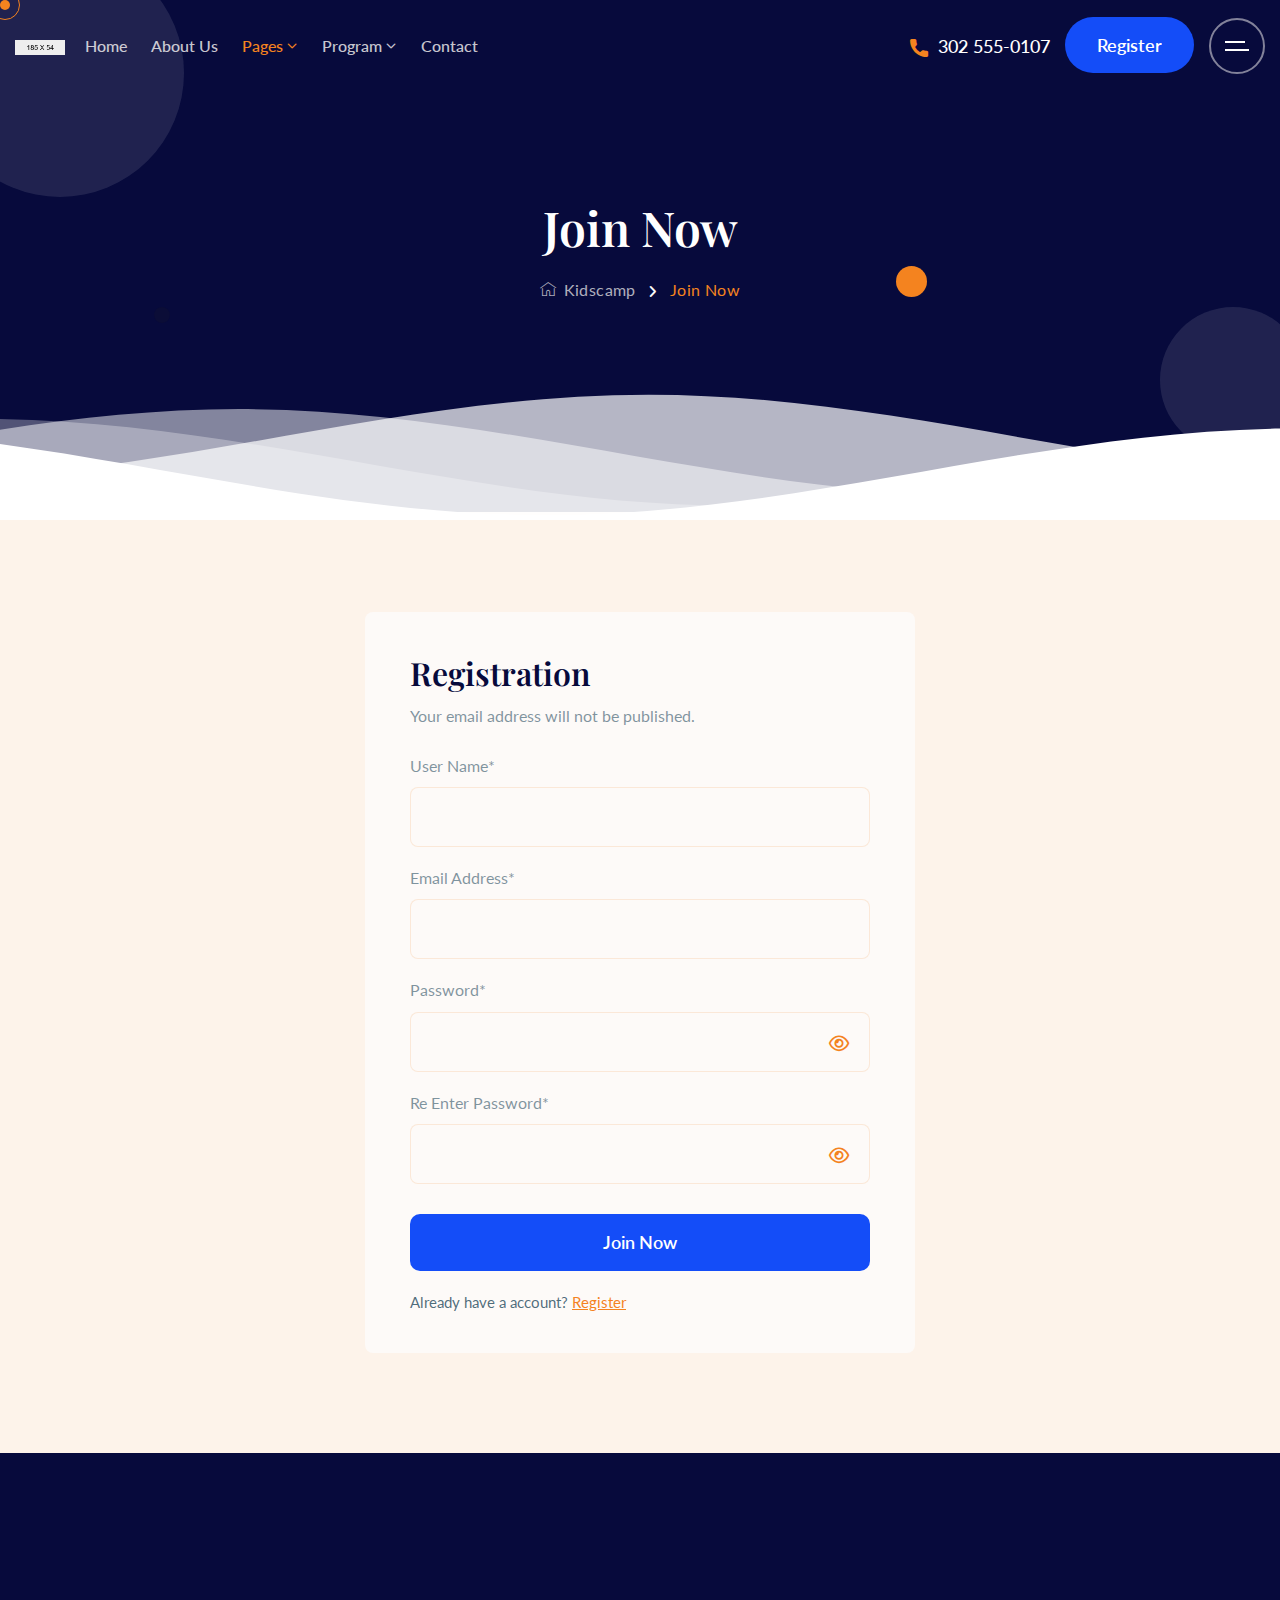
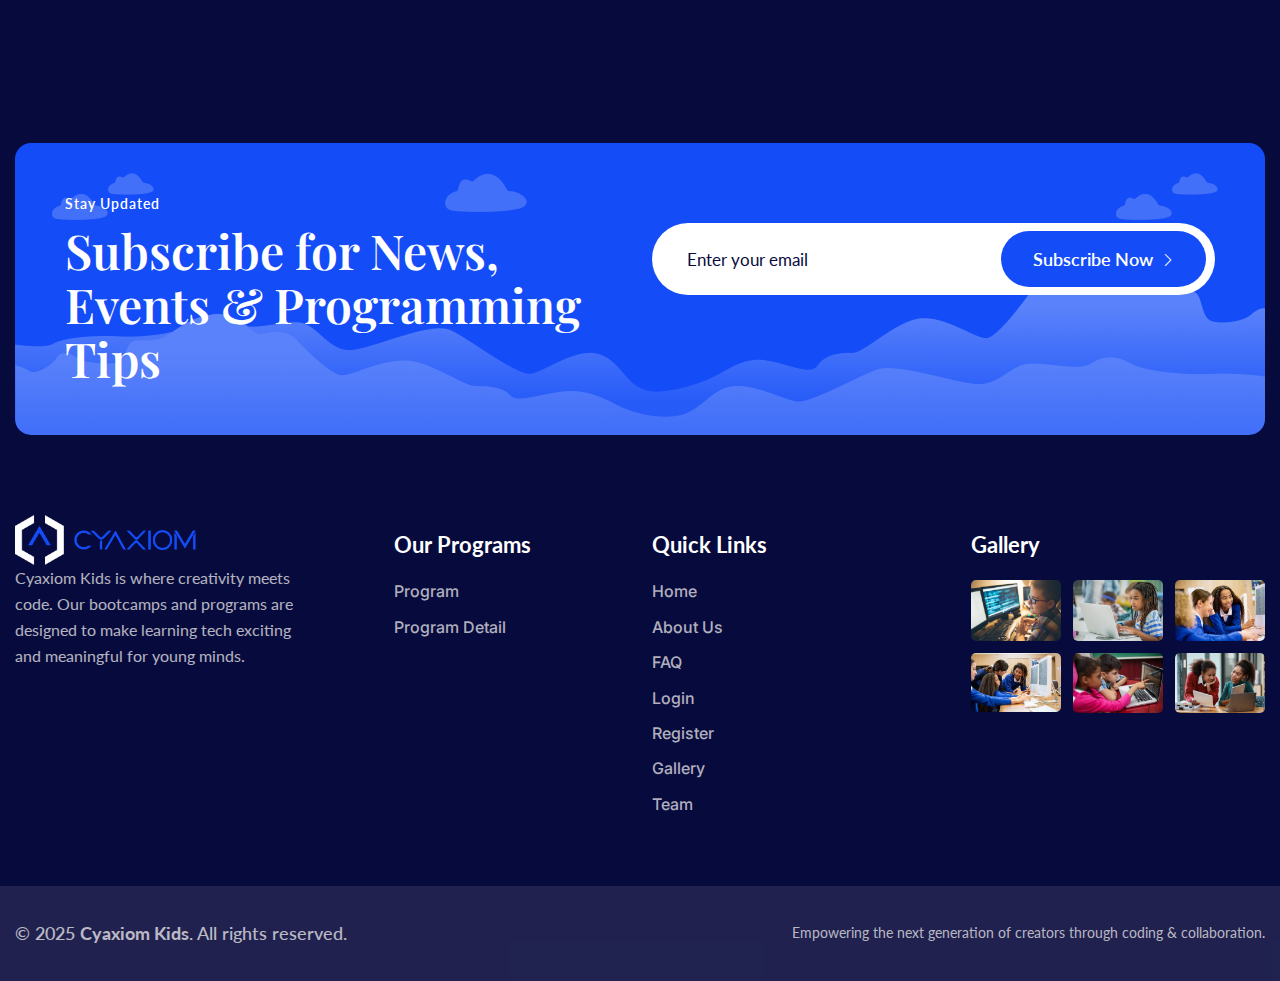
<file: kidscamp/register.html>
<!DOCTYPE html>
<html>
  <head>
    <meta charset="utf-8" />
    <title>Cyaxiom | Join Now</title>
    <!-- Stylesheets -->
    <link href="assets/css/bootstrap.css" rel="stylesheet" />
    <link href="assets/css/style.css" rel="stylesheet" />
    <link href="assets/css/meanmenu.min.css" rel="stylesheet" />
    <link href="assets/css/responsive.css" rel="stylesheet" />

    <link
      href="https://fonts.googleapis.com/css2?family=Inter:wght@100..900&display=swap"
      rel="stylesheet"
    />
    <link
      href="https://fonts.googleapis.com/css2?family=Playfair+Display:ital,wght@0,400..900;1,400..900&display=swap"
      rel="stylesheet"
    />
    <link
      href="https://fonts.googleapis.com/css2?family=Lato:ital,wght@0,100;0,300;0,400;0,700;0,900;1,100;1,300;1,400;1,700;1,900&display=swap"
      rel="stylesheet"
    />

    <link
      rel="shortcut icon"
      href="assets/CyaxiomLogo/CyaxiomWBLogo/WBLogo.png"
      type="image/x-icon"
    />
    <link
      rel="icon"
      href="assets/CyaxiomLogo/CyaxiomWBLogo/WBLogo.png"
      type="image/x-icon"
    />

    <!-- Responsive -->
    <meta http-equiv="X-UA-Compatible" content="IE=edge" />
    <meta
      name="viewport"
      content="width=device-width, initial-scale=1.0, maximum-scale=1.0, user-scalable=0"
    />

    <!--[if lt IE 9
      ]><script src="https://cdnjs.cloudflare.com/ajax/libs/html5shiv/3.7.3/html5shiv.js"></script
    ><![endif]-->
    <!--[if lt IE 9]><script src="js/respond.js"></script><![endif]-->
  </head>

  <body>
    <div class="page-wrapper">
      <!-- Cursor -->
      <div class="cursor"></div>
      <div class="cursor-follower"></div>
      <!-- Cursor End -->

      <!-- Preloader -->
      <div class="preloader"></div>
      <!-- End Preloader -->

      <!-- Main Header -->
      <header class="main-header header-style-one">
        <!-- Header Lower -->
        <div class="header-lower">
          <div class="auto-container">
            <div class="inner-container">
              <div
                class="d-flex justify-content-between align-items-center flex-wrap"
              >
                <div class="nav-outer d-flex align-items-center flex-wrap">
                  <!-- Logo Box -->
                  <div class="logo-box">
                    <div class="logo">
                      <a href="index.html"
                        ><img
                          src="assets/images/logo.png"
                          alt=""
                          title="kidscamp"
                      /></a>
                    </div>
                  </div>
                  <!-- Main Menu -->
                  <nav class="main-menu navbar-expand-md">
                    <div class="navbar-header">
                      <!-- Toggle Button -->
                      <button
                        class="navbar-toggler"
                        type="button"
                        data-toggle="collapse"
                        data-target="#navbarSupportedContent"
                        aria-controls="navbarSupportedContent"
                        aria-expanded="false"
                        aria-label="Toggle navigation"
                      >
                        <span class="icon-bar"></span>
                        <span class="icon-bar"></span>
                        <span class="icon-bar"></span>
                      </button>
                    </div>

                    <div
                      class="navbar-collapse collapse clearfix"
                      id="navbarSupportedContent"
                    >
                      <ul class="navigation clearfix">
                        <li><a href="index.html">Home</a></li>
                        <li><a href="about.html">About us</a></li>
                        <li class="dropdown">
                          <a href="#">Pages</a>
                          <ul>
                            <li><a href="faq.html">Faq</a></li>
                            <li><a href="login.html">Login</a></li>
                            <li><a href="register.html">Register</a></li>
                            <li><a href="gallery.html">Galery</a></li>
                            <li>
                              <a href="reset-password.html">Forgot password</a>
                            </li>
                            <li><a href="testimonial.html">Testimonial</a></li>
                            <li class="dropdown">
                              <a href="#">Team</a>
                              <ul>
                                <li><a href="team.html">Team</a></li>
                                <li>
                                  <a href="team-detail.html">Team detail</a>
                                </li>
                              </ul>
                            </li>
                          </ul>
                        </li>
                        <li class="dropdown">
                          <a href="#">program</a>
                          <ul>
                            <li><a href="program.html">Program</a></li>
                            <li>
                              <a href="program-detail.html">Program detail</a>
                            </li>
                          </ul>
                        </li>
                        <li><a href="contact.html">Contact</a></li>
                      </ul>
                    </div>
                  </nav>
                </div>

                <!-- Main Menu End-->
                <div class="outer-box d-flex align-items-center flex-wrap">
                  <!-- Button Box -->
                  <div class="header-phone_box">
                    <a href="tel:+302-555-0107"
                      ><i class="flaticon-call"></i> 302 555-0107</a
                    >
                  </div>

                  <!-- Button Box -->
                  <div class="main-header_button">
                    <a href="about.html" class="theme-btn btn-style-one">
                      <span class="btn-wrap">
                        <span class="text-one">Register</span>
                        <span class="text-two">Register</span>
                      </span>
                    </a>
                  </div>

                  <!-- About Widget -->
                  <span class="about-widget">
                    <span class="hamburger">
                      <span class="top-bun"></span>
                      <span class="meat"></span>
                    </span>
                  </span>

                  <!-- Mobile Navigation Toggler -->
                  <div class="mobile-nav-toggler">
                    <span class="icon flaticon-menu"></span>
                  </div>
                </div>
              </div>
            </div>
          </div>
        </div>
        <!--End Header Lower-->

        <!-- Mobile Menu  -->
        <div class="mobile-menu">
          <div class="menu-backdrop"></div>
          <div class="close-btn"><span class="icon flaticon-close"></span></div>

          <nav class="menu-box">
            <div class="nav-logo">
              <a href="index.html"
                ><img src="assets/images/mobile-logo.png" alt="" title=""
              /></a>
            </div>
            <div class="menu-outer">
              <!--Here Menu Will Come Automatically Via Javascript / Same Menu as in Header-->
            </div>
          </nav>
        </div>
        <!-- End Mobile Menu -->
      </header>
      <!-- End Main Header -->

      <!-- About Sidebar -->
      <div class="about-sidebar">
        <div class="gradient-layer"></div>
        <!-- Close Button -->
        <div class="close-sidebar-widget close-button">
          <span class="fa-solid fa-xmark fa-fw"></span>
        </div>
        <div class="sidebar-inner">
          <div class="upper-box">
            <div class="image">
              <img src="assets/images/resource/about-1.jpg" alt="" />
            </div>
            <div class="content-box">
              <h3>About <span>kidscamp</span></h3>
              <div class="text">
                Aliquam ut porttitor leo a diam sollicitudin.Nam tempus volutpat
                ipsum, non viverra odio mollis mollis. Mauris vitaemalesuada
                nunc vel risus.
              </div>
              <ul class="about-sidebar_list">
                <li>Engaging Curriculum</li>
                <li>Expert Instructors</li>
                <li>Safe Environment</li>
                <li>Fun and Adventure</li>
              </ul>
            </div>
          </div>
          <!-- Social Box -->
          <div class="social-box">
            <a href="https://facebook.com/"
              ><i class="fa-brands fa-facebook-f"></i
            ></a>
            <a href="https://twitter.com/"
              ><i class="fa-brands fa-twitter"></i
            ></a>
            <a href="https://youtube.com/"
              ><i class="fa-brands fa-youtube"></i
            ></a>
            <a href="https://instagram.com/"
              ><i class="fa-brands fa-instagram"></i
            ></a>
          </div>
        </div>
      </div>
      <!-- End About Sidebar -->

      <!-- Page Title -->
      <section class="page-title">
        <div class="color-one"></div>
        <div class="color-two"></div>
        <div class="color-three"></div>
        <div class="color-four"></div>
        <div class="auto-container">
          <h2>Join Now</h2>
          <ul class="bread-crumb clearfix">
            <li>
              <a href="index.html"><i class="flaticon-home"></i> Kidscamp</a>
            </li>
            <li>Join Now</li>
          </ul>
        </div>
        <!--Waves Container-->
        <div>
          <svg
            class="waves"
            xmlns="http://www.w3.org/2000/svg"
            xmlns:xlink="http://www.w3.org/1999/xlink"
            viewBox="0 24 150 28"
            preserveAspectRatio="none"
            shape-rendering="auto"
          >
            <defs>
              <path
                id="gentle-wave"
                d="M-160 44c30 0 58-18 88-18s 58 18 88 18 58-18 88-18 58 18 88 18 v44h-352z"
              />
            </defs>
            <g class="parallaxx">
              <use
                xlink:href="#gentle-wave"
                x="148"
                y="0"
                fill="rgba(255,255,255,0.7"
              />
              <use
                xlink:href="#gentle-wave"
                x="100"
                y="3"
                fill="rgba(255,255,255,0.5)"
              />
              <use
                xlink:href="#gentle-wave"
                x="70"
                y="5"
                fill="rgba(255,255,255,0.3)"
              />
              <use xlink:href="#gentle-wave" x="48" y="7" fill="#fff" />
            </g>
          </svg>
        </div>
        <!--Waves end-->
      </section>
      <!-- End Page Title -->

      <!-- Register One -->
      <section class="register-one">
        <div class="auto-container">
          <div class="inner-container">
            <h3>Registration</h3>
            <div class="text">Your email address will not be published.</div>

            <!-- Register Form -->
            <div class="register-form">
              <form method="post" action="contact.html">
                <div class="form-group">
                  <label>User Name*</label>
                  <input type="text" name="name" placeholder="" required="" />
                </div>

                <div class="form-group">
                  <label>Email Address*</label>
                  <input type="text" name="email" placeholder="" required="" />
                </div>

                <div class="form-group">
                  <label>Password*</label>
                  <span class="icon fa-regular fa-eye fa-fw"></span>
                  <input
                    type="password"
                    name="password"
                    placeholder=""
                    required=""
                  />
                </div>

                <div class="form-group">
                  <label>Re Enter Password*</label>
                  <span class="icon fa-regular fa-eye fa-fw"></span>
                  <input
                    type="password"
                    name="password"
                    placeholder=""
                    required=""
                  />
                </div>

                <div class="form-group">
                  <!-- Button Box -->
                  <button
                    type="submit"
                    class="btn-style-one submit-btn template-btn"
                  >
                    <span class="btn-wrap">
                      <span class="text-one">Join now</span>
                      <span class="text-two">Join now</span>
                    </span>
                  </button>
                </div>

                <div class="form-group">
                  <div class="creat-account">
                    Already have a account? <a href="#">Register</a>
                  </div>
                </div>
              </form>
            </div>
            <!-- End Default Form -->
          </div>
        </div>
      </section>
      <!-- End Register One -->

      <!-- Main Footer -->
      <footer class="main-footer">
        <!-- Upper Box -->
        <div class="footer-upper_box">
          <div class="auto-container">
            <!-- Newsletter Box -->
            <div class="newsletter-one">
              <div
                class="newsletter-one_pattern"
                style="
                  background-image: url(assets/images/background/pattern-2.png);
                "
              ></div>
              <div
                class="newsletter-one_pattern-two"
                style="
                  background-image: url(assets/images/background/pattern-3.png);
                "
              ></div>
              <div class="row clearfix">
                <!-- Column -->
                <div class="column col-lg-6 col-md-12 col-sm-12">
                  <div class="newsletter-one_title">Stay Updated</div>
                  <h2 class="newsletter-one_heading">
                    Subscribe for News, Events & Programming Tips
                  </h2>
                </div>
                <!-- Column -->
                <div class="column col-lg-6 col-md-12 col-sm-12">
                  <div class="newsletter-box">
                    <form method="post" action="contact.html">
                      <div class="form-group">
                        <span class="icon fa-regular fa-envelope fa-fw"></span>
                        <input
                          type="email"
                          name="email"
                          placeholder="Enter your email"
                          required
                        />
                        <button
                          type="submit"
                          class="template-btn btn-style-one"
                        >
                          <span class="btn-wrap">
                            <span class="text-one"
                              >Subscribe Now <i class="flaticon-next-1"></i
                            ></span>
                            <span class="text-two"
                              >Subscribe Now <i class="flaticon-next-1"></i
                            ></span>
                          </span>
                        </button>
                      </div>
                    </form>
                  </div>
                </div>
              </div>
            </div>
          </div>
        </div>

        <!-- Widgets Section -->
        <div class="widgets-section">
          <div class="auto-container">
            <div class="row clearfix">
              <!-- Big Column -->
              <div class="big-column col-lg-6 col-md-12 col-sm-12">
                <div class="row clearfix">
                  <!-- Footer Column -->
                  <div class="footer_column col-lg-6 col-md-6 col-sm-12">
                    <div class="footer-widget">
                      <div class="footer-logo">
                        <a href="index.html" title="Cyaxiom Kids Home">
                          <img
                            src="assets/CyaxiomLogo/CyaxiomWBLogo/WBLogo.png"
                            alt="Cyaxiom Kids Logo Icon"
                            class="logo-icon"
                          />
                          <img
                            src="assets/CyaxiomLogo/CyaxiomBlue/BlueLogoText.png"
                            alt="Cyaxiom Kids Text Logo"
                            class="logo-text"
                          />
                        </a>
                      </div>

                      <div class="footer-text">
                        Cyaxiom Kids is where creativity meets code. Our
                        bootcamps and programs are designed to make learning
                        tech exciting and meaningful for young minds.
                      </div>

                      <!-- Social Box -->
                      <!-- <div class="footer_socials">
						<a href="https://facebook.com/"><i class="fa-brands fa-facebook-f"></i></a>
						<a href="https://twitter.com/"><i class="fa-brands fa-twitter"></i></a>
						<a href="https://youtube.com/"><i class="fa-brands fa-youtube"></i></a>
						<a href="https://instagram.com/"><i class="fa-brands fa-instagram"></i></a>
					  </div> -->
                    </div>
                  </div>

                  <!-- Footer Column -->
                  <div class="footer_column col-lg-6 col-md-6 col-sm-12">
                    <div class="footer-widget links-widget">
                      <h5 class="footer-title">Our Programs</h5>
                      <ul class="footer-list">
                        <li><a href="program.html">Program</a></li>
                        <li>
                          <a href="program-detail.html">Program Detail</a>
                        </li>
                      </ul>
                    </div>
                  </div>
                </div>
              </div>

              <!-- Big Column -->
              <div class="big-column col-lg-6 col-md-12 col-sm-12">
                <div class="row clearfix">
                  <!-- Footer Column -->
                  <div class="footer_column col-lg-6 col-md-6 col-sm-12">
                    <div class="footer-widget links-widget">
                      <h5 class="footer-title">Quick Links</h5>
                      <ul class="footer-list">
                        <li><a href="/">Home</a></li>
                        <li><a href="about.html">About Us</a></li>
                        <li><a href="faq.html">FAQ</a></li>
                        <li><a href="login.html">Login</a></li>
                        <li><a href="register.html">Register</a></li>
                        <li><a href="gallery.html">Gallery</a></li>
                        <li><a href="team.html">Team</a></li>
                      </ul>
                    </div>
                  </div>

                  <!-- Footer Column -->
                  <div class="footer_column col-lg-6 col-md-6 col-sm-12">
                    <div class="footer-widget instagram-widget">
                      <h5 class="footer-title">Gallery</h5>
                      <div class="images-outer clearfix">
                        <figure class="image-box">
                          <a
                            class="lightbox-image"
                            href="assets/images/gallery/1.jpg"
                            ><img
                              src="assets/images/gallery/instagram-1.jpg"
                              alt=""
                          /></a>
                        </figure>
                        <figure class="image-box">
                          <a
                            class="lightbox-image"
                            href="assets/images/gallery/2.jpg"
                            ><img
                              src="assets/images/gallery/instagram-2.jpg"
                              alt=""
                          /></a>
                        </figure>
                        <figure class="image-box">
                          <a
                            class="lightbox-image"
                            href="assets/images/gallery/3.jpg"
                            ><img
                              src="assets/images/gallery/instagram-3.jpg"
                              alt=""
                          /></a>
                        </figure>
                        <figure class="image-box">
                          <a
                            class="lightbox-image"
                            href="assets/images/gallery/4.jpg"
                            ><img
                              src="assets/images/gallery/instagram-4.jpg"
                              alt=""
                          /></a>
                        </figure>
                        <figure class="image-box">
                          <a
                            class="lightbox-image"
                            href="assets/images/gallery/5.jpg"
                            ><img
                              src="assets/images/gallery/instagram-5.jpg"
                              alt=""
                          /></a>
                        </figure>
                        <figure class="image-box">
                          <a
                            class="lightbox-image"
                            href="assets/images/gallery/6.jpg"
                            ><img
                              src="assets/images/gallery/instagram-6.jpg"
                              alt=""
                          /></a>
                        </figure>
                      </div>
                    </div>
                  </div>
                </div>
              </div>
            </div>
          </div>
        </div>

        <!-- Footer Bottom -->
        <div class="footer-bottom">
          <div class="auto-container">
            <div class="row clearfix">
              <!-- Column -->
              <div class="column col-lg-6 col-md-12 col-sm-12">
                <div class="copyright">
                  &copy; 2025 <strong>Cyaxiom Kids</strong>. All rights
                  reserved.
                </div>
              </div>
              <!-- Column -->
              <div class="column col-lg-6 col-md-12 col-sm-12">
                <div class="designs_by">
                  Empowering the next generation of creators through coding &
                  collaboration.
                </div>
              </div>
            </div>
          </div>
        </div>
      </footer>
      <!-- End Main Footer -->

      <!-- Search Popup -->
      <div class="search-popup">
        <div class="color-layer"></div>
        <button class="close-search">
          <span class="flaticon-close"></span>
        </button>
      </div>
      <!-- End Search Popup -->
    </div>
    <!-- End PageWrapper -->

    <div class="progress-wrap">
      <svg
        class="progress-circle svg-content"
        width="100%"
        height="100%"
        viewBox="-1 -1 102 102"
      >
        <path d="M50,1 a49,49 0 0,1 0,98 a49,49 0 0,1 0,-98" />
      </svg>
    </div>

    <script src="assets/js/jquery.js"></script>
    <script src="assets/js/popper.min.js"></script>
    <script src="assets/js/bootstrap.min.js"></script>
    <script src="assets/js/appear.js"></script>
    <script src="assets/js/parallax.min.js"></script>
    <script src="assets/js/tilt.jquery.min.js"></script>
    <script src="assets/js/jquery.paroller.min.js"></script>
    <script src="assets/js/wow.js"></script>
    <script src="assets/js/swiper.min.js"></script>
    <script src="assets/js/backtotop.js"></script>
    <script src="assets/js/odometer.js"></script>
    <script src="assets/js/parallax-scroll.js"></script>

    <script src="assets/js/gsap.min.js"></script>
    <script src="assets/js/SplitText.min.js"></script>
    <script src="assets/js/ScrollTrigger.min.js"></script>
    <script src="assets/js/ScrollToPlugin.min.js"></script>
    <script src="assets/js/ScrollSmoother.min.js"></script>

    <script src="assets/js/magnific-popup.min.js"></script>
    <script src="assets/js/nav-tool.js"></script>
    <script src="assets/js/jquery-ui.js"></script>
    <script src="assets/js/jquery.countdown.js"></script>
    <script src="assets/js/script.js"></script>
  </body>
</html>
</file>
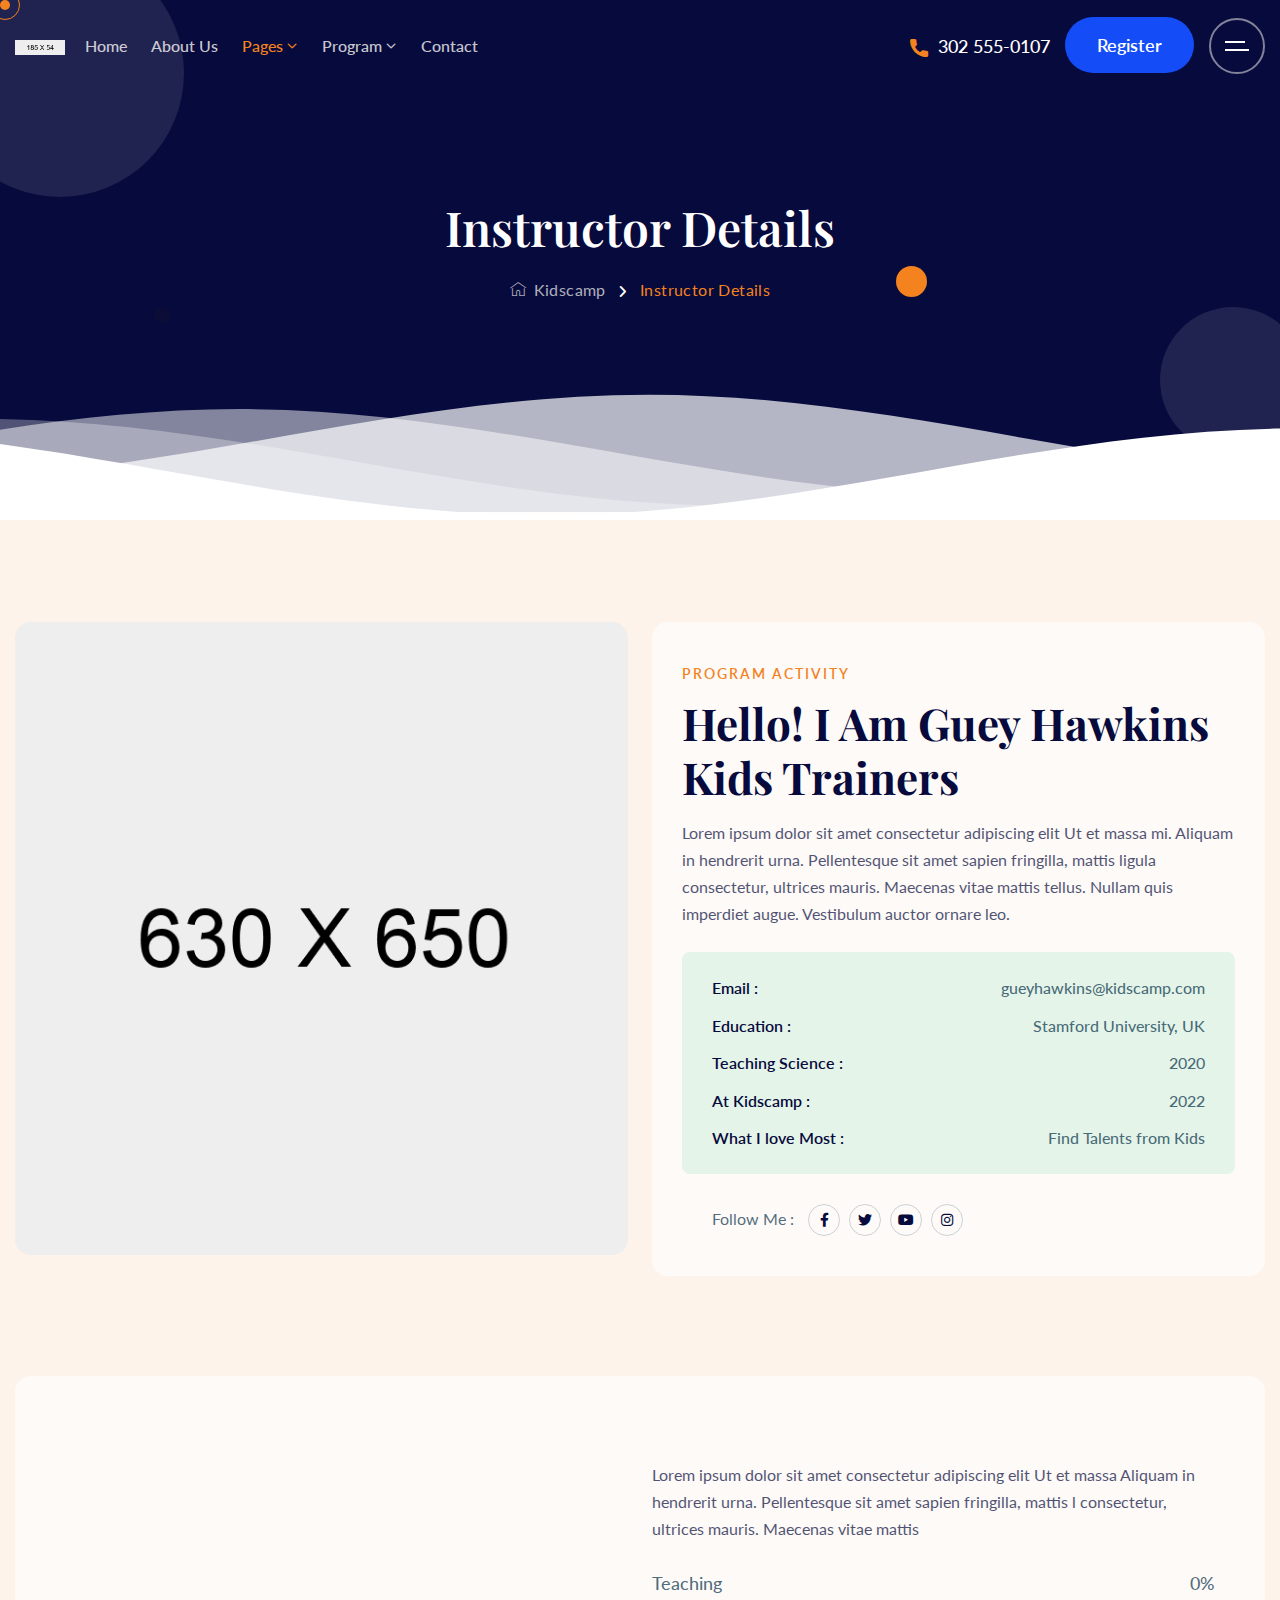
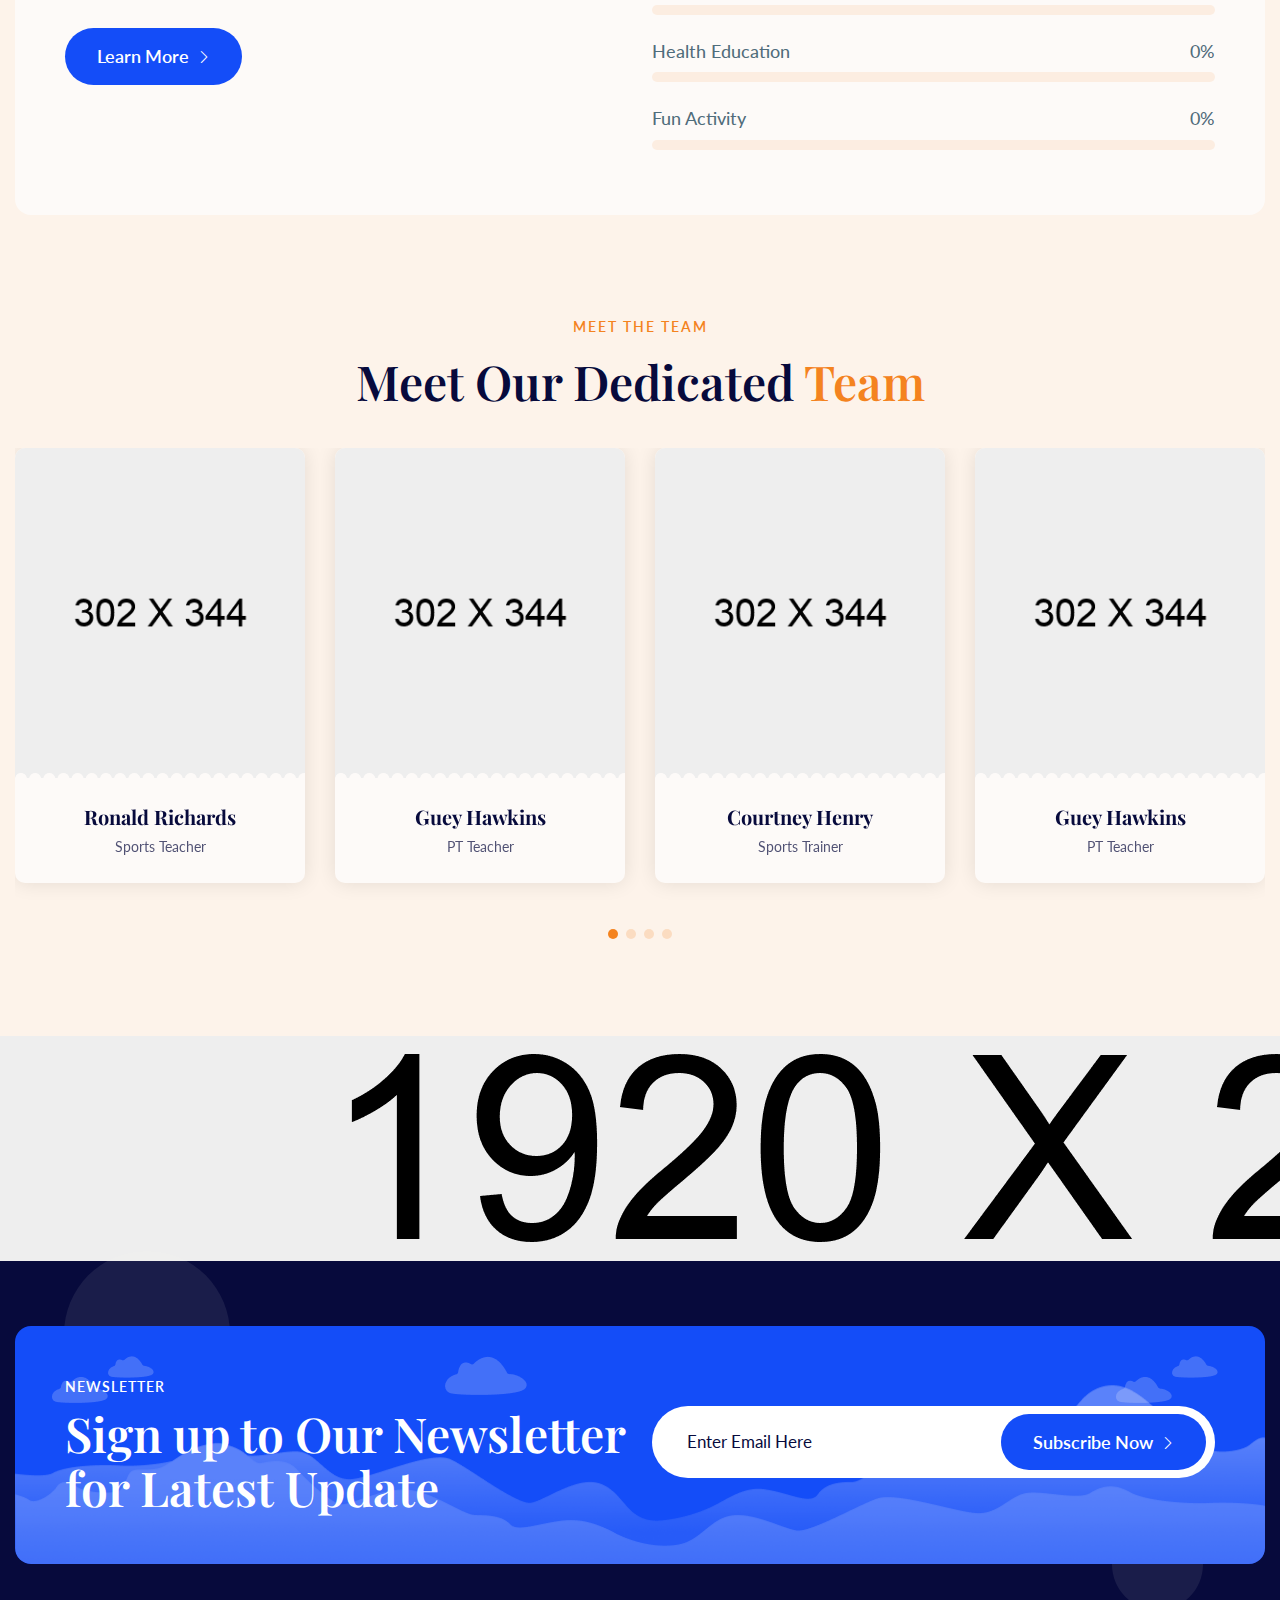
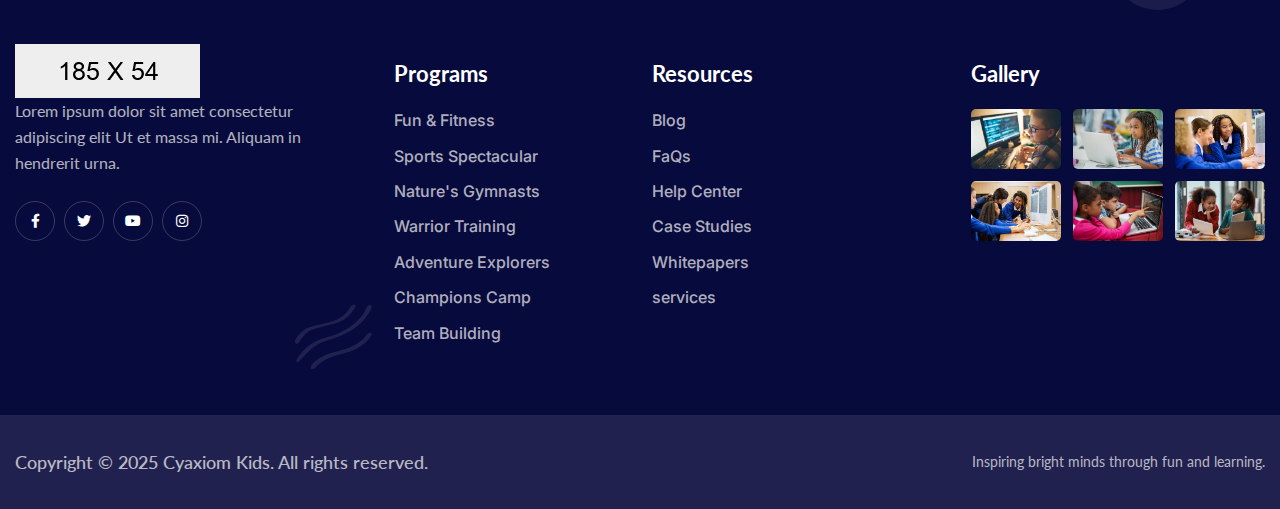
<file: kidscamp/team-detail.html>
<!DOCTYPE html>
<html>
  <head>
    <meta charset="utf-8" />
    <title>Kidscamp Business HTML-5 Template | Team Detail</title>
    <!-- Stylesheets -->
    <link href="assets/css/bootstrap.css" rel="stylesheet" />
    <link href="assets/css/style.css" rel="stylesheet" />
    <link href="assets/css/meanmenu.min.css" rel="stylesheet" />
    <link href="assets/css/responsive.css" rel="stylesheet" />

    <link
      href="https://fonts.googleapis.com/css2?family=Inter:wght@100..900&display=swap"
      rel="stylesheet"
    />
    <link
      href="https://fonts.googleapis.com/css2?family=Playfair+Display:ital,wght@0,400..900;1,400..900&display=swap"
      rel="stylesheet"
    />
    <link
      href="https://fonts.googleapis.com/css2?family=Lato:ital,wght@0,100;0,300;0,400;0,700;0,900;1,100;1,300;1,400;1,700;1,900&display=swap"
      rel="stylesheet"
    />

    <link
      rel="shortcut icon"
      href="assets/images/favicon.png"
      type="image/x-icon"
    />
    <link rel="icon" href="assets/images/favicon.png" type="image/x-icon" />

    <!-- Responsive -->
    <meta http-equiv="X-UA-Compatible" content="IE=edge" />
    <meta
      name="viewport"
      content="width=device-width, initial-scale=1.0, maximum-scale=1.0, user-scalable=0"
    />

    <!--[if lt IE 9
      ]><script src="https://cdnjs.cloudflare.com/ajax/libs/html5shiv/3.7.3/html5shiv.js"></script
    ><![endif]-->
    <!--[if lt IE 9]><script src="js/respond.js"></script><![endif]-->
  </head>

  <body>
    <div class="page-wrapper">
      <!-- Cursor -->
      <div class="cursor"></div>
      <div class="cursor-follower"></div>
      <!-- Cursor End -->

      <!-- Preloader -->
      <div class="preloader"></div>
      <!-- End Preloader -->

      <!-- Main Header -->
      <header class="main-header header-style-one">
        <!-- Header Lower -->
        <div class="header-lower">
          <div class="auto-container">
            <div class="inner-container">
              <div
                class="d-flex justify-content-between align-items-center flex-wrap"
              >
                <div class="nav-outer d-flex align-items-center flex-wrap">
                  <!-- Logo Box -->
                  <div class="logo-box">
                    <div class="logo">
                      <a href="index.html"
                        ><img
                          src="assets/images/logo.png"
                          alt=""
                          title="kidscamp"
                      /></a>
                    </div>
                  </div>
                  <!-- Main Menu -->
                  <nav class="main-menu navbar-expand-md">
                    <div class="navbar-header">
                      <!-- Toggle Button -->
                      <button
                        class="navbar-toggler"
                        type="button"
                        data-toggle="collapse"
                        data-target="#navbarSupportedContent"
                        aria-controls="navbarSupportedContent"
                        aria-expanded="false"
                        aria-label="Toggle navigation"
                      >
                        <span class="icon-bar"></span>
                        <span class="icon-bar"></span>
                        <span class="icon-bar"></span>
                      </button>
                    </div>

                    <div
                      class="navbar-collapse collapse clearfix"
                      id="navbarSupportedContent"
                    >
                      <ul class="navigation clearfix">
                        <li><a href="index.html">Home</a></li>
                        <li><a href="about.html">About us</a></li>
                        <li class="dropdown">
                          <a href="#">Pages</a>
                          <ul>
                            <li><a href="faq.html">Faq</a></li>
                            <li><a href="login.html">Login</a></li>
                            <li><a href="register.html">Register</a></li>
                            <li><a href="gallery.html">Galery</a></li>
                            <li>
                              <a href="reset-password.html">Forgot password</a>
                            </li>
                            <li><a href="testimonial.html">Testimonial</a></li>
                            <li class="dropdown">
                              <a href="#">Team</a>
                              <ul>
                                <li><a href="team.html">Team</a></li>
                                <li>
                                  <a href="team-detail.html">Team detail</a>
                                </li>
                              </ul>
                            </li>
                          </ul>
                        </li>
                        <li class="dropdown">
                          <a href="#">program</a>
                          <ul>
                            <li><a href="program.html">Program</a></li>
                            <li>
                              <a href="program-detail.html">Program detail</a>
                            </li>
                          </ul>
                        </li>
                        <li><a href="contact.html">Contact</a></li>
                      </ul>
                    </div>
                  </nav>
                </div>

                <!-- Main Menu End-->
                <div class="outer-box d-flex align-items-center flex-wrap">
                  <!-- Button Box -->
                  <div class="header-phone_box">
                    <a href="tel:+302-555-0107"
                      ><i class="flaticon-call"></i> 302 555-0107</a
                    >
                  </div>

                  <!-- Button Box -->
                  <div class="main-header_button">
                    <a href="about.html" class="theme-btn btn-style-one">
                      <span class="btn-wrap">
                        <span class="text-one">Register</span>
                        <span class="text-two">Register</span>
                      </span>
                    </a>
                  </div>

                  <!-- About Widget -->
                  <span class="about-widget">
                    <span class="hamburger">
                      <span class="top-bun"></span>
                      <span class="meat"></span>
                    </span>
                  </span>

                  <!-- Mobile Navigation Toggler -->
                  <div class="mobile-nav-toggler">
                    <span class="icon flaticon-menu"></span>
                  </div>
                </div>
              </div>
            </div>
          </div>
        </div>
        <!--End Header Lower-->

        <!-- Mobile Menu  -->
        <div class="mobile-menu">
          <div class="menu-backdrop"></div>
          <div class="close-btn"><span class="icon flaticon-close"></span></div>

          <nav class="menu-box">
            <div class="nav-logo">
              <a href="index.html"
                ><img src="assets/images/mobile-logo.png" alt="" title=""
              /></a>
            </div>
            <div class="menu-outer">
              <!--Here Menu Will Come Automatically Via Javascript / Same Menu as in Header-->
            </div>
          </nav>
        </div>
        <!-- End Mobile Menu -->
      </header>
      <!-- End Main Header -->

      <!-- About Sidebar -->
      <div class="about-sidebar">
        <div class="gradient-layer"></div>
        <!-- Close Button -->
        <div class="close-sidebar-widget close-button">
          <span class="fa-solid fa-xmark fa-fw"></span>
        </div>
        <div class="sidebar-inner">
          <div class="upper-box">
            <div class="image">
              <img src="assets/images/resource/about-1.jpg" alt="" />
            </div>
            <div class="content-box">
              <h3>About <span>kidscamp</span></h3>
              <div class="text">
                Aliquam ut porttitor leo a diam sollicitudin.Nam tempus volutpat
                ipsum, non viverra odio mollis mollis. Mauris vitaemalesuada
                nunc vel risus.
              </div>
              <ul class="about-sidebar_list">
                <li>Engaging Curriculum</li>
                <li>Expert Instructors</li>
                <li>Safe Environment</li>
                <li>Fun and Adventure</li>
              </ul>
            </div>
          </div>
          <!-- Social Box -->
          <div class="social-box">
            <a href="https://facebook.com/"
              ><i class="fa-brands fa-facebook-f"></i
            ></a>
            <a href="https://twitter.com/"
              ><i class="fa-brands fa-twitter"></i
            ></a>
            <a href="https://youtube.com/"
              ><i class="fa-brands fa-youtube"></i
            ></a>
            <a href="https://instagram.com/"
              ><i class="fa-brands fa-instagram"></i
            ></a>
          </div>
        </div>
      </div>
      <!-- End About Sidebar -->

      <!-- Page Title -->
      <section class="page-title">
        <div class="color-one"></div>
        <div class="color-two"></div>
        <div class="color-three"></div>
        <div class="color-four"></div>
        <div class="auto-container">
          <h2>Instructor Details</h2>
          <ul class="bread-crumb clearfix">
            <li>
              <a href="index.html"><i class="flaticon-home"></i> Kidscamp</a>
            </li>
            <li>Instructor Details</li>
          </ul>
        </div>
        <!--Waves Container-->
        <div>
          <svg
            class="waves"
            xmlns="http://www.w3.org/2000/svg"
            xmlns:xlink="http://www.w3.org/1999/xlink"
            viewBox="0 24 150 28"
            preserveAspectRatio="none"
            shape-rendering="auto"
          >
            <defs>
              <path
                id="gentle-wave"
                d="M-160 44c30 0 58-18 88-18s 58 18 88 18 58-18 88-18 58 18 88 18 v44h-352z"
              />
            </defs>
            <g class="parallaxx">
              <use
                xlink:href="#gentle-wave"
                x="148"
                y="0"
                fill="rgba(255,255,255,0.7"
              />
              <use
                xlink:href="#gentle-wave"
                x="100"
                y="3"
                fill="rgba(255,255,255,0.5)"
              />
              <use
                xlink:href="#gentle-wave"
                x="70"
                y="5"
                fill="rgba(255,255,255,0.3)"
              />
              <use xlink:href="#gentle-wave" x="48" y="7" fill="#fff" />
            </g>
          </svg>
        </div>
        <!--Waves end-->
      </section>
      <!-- End Page Title -->

      <!-- Team Detail -->
      <section class="team-detail">
        <div class="auto-container">
          <!-- Team Detail Box -->
          <div class="team-detail_box">
            <div class="row clearfix">
              <!-- Image Column -->
              <div class="image-column col-lg-6 col-md-12 col-sm-12">
                <div class="image">
                  <img src="assets/images/resource/team-12.jpg" alt="" />
                </div>
              </div>
              <!-- Content Column -->
              <div class="content-column col-lg-6 col-md-12 col-sm-12">
                <div class="content">
                  <div class="title">Program Activity</div>
                  <h2>Hello! I am Guey Hawkins Kids Trainers</h2>
                  <div class="text">
                    Lorem ipsum dolor sit amet consectetur adipiscing elit Ut et
                    massa mi. Aliquam in hendrerit urna. Pellentesque sit amet
                    sapien fringilla, mattis ligula consectetur, ultrices
                    mauris. Maecenas vitae mattis tellus. Nullam quis imperdiet
                    augue. Vestibulum auctor ornare leo.
                  </div>
                  <ul class="list">
                    <li>Email :<span>gueyhawkins@kidscamp.com</span></li>
                    <li>Education :<span>Stamford University, UK</span></li>
                    <li>Teaching Science :<span>2020</span></li>
                    <li>At Kidscamp :<span>2022</span></li>
                    <li>
                      What I love Most :<span>Find Talents from Kids</span>
                    </li>
                  </ul>
                  <!-- Social Box -->
                  <div class="team-detail_socials">
                    <span>Follow Me :</span>
                    <a href="https://facebook.com/"
                      ><i class="fa-brands fa-facebook-f"></i
                    ></a>
                    <a href="https://twitter.com/"
                      ><i class="fa-brands fa-twitter"></i
                    ></a>
                    <a href="https://youtube.com/"
                      ><i class="fa-brands fa-youtube"></i
                    ></a>
                    <a href="https://instagram.com/"
                      ><i class="fa-brands fa-instagram"></i
                    ></a>
                  </div>
                </div>
              </div>
            </div>
          </div>
          <!-- End Team Detail Box -->

          <!-- Team Detail Experiance -->
          <div class="team-detail_experiance">
            <div class="row clearfix">
              <!-- Column -->
              <div class="column col-lg-6 col-md-12 col-sm-12">
                <div class="sec-title title-anim">
                  <div class="sec-title_title">Experiences</div>
                  <h2 class="sec-title_heading">
                    Explore My Personal Experiences
                  </h2>
                </div>
                <div class="choose-one_button">
                  <a href="classes.html" class="theme-btn btn-style-one">
                    <span class="btn-wrap">
                      <span class="text-one"
                        >Learn More <i class="flaticon-next-1"></i
                      ></span>
                      <span class="text-two"
                        >Learn More <i class="flaticon-next-1"></i
                      ></span>
                    </span>
                  </a>
                </div>
              </div>

              <!-- Column -->
              <div class="column col-lg-6 col-md-12 col-sm-12">
                <div class="sec-title_text">
                  Lorem ipsum dolor sit amet consectetur adipiscing elit Ut et
                  massa Aliquam in hendrerit urna. Pellentesque sit amet sapien
                  fringilla, mattis l consectetur, ultrices mauris. Maecenas
                  vitae mattis
                </div>
                <!-- Skills -->
                <div class="default-skills">
                  <!-- Skill Item -->
                  <div class="default-skill-item">
                    <div class="default-skill-title">Teaching</div>
                    <div class="default-skill-bar">
                      <div class="default-bar-inner">
                        <div class="default-bar progress-line" data-width="86">
                          <div class="default-skill-percentage"></div>
                        </div>
                      </div>
                    </div>
                    <div class="default-count-box count-box">
                      <span class="count-text" data-speed="2000" data-stop="86"
                        >0</span
                      >%
                    </div>
                  </div>

                  <!-- Skill Item -->
                  <div class="default-skill-item">
                    <div class="default-skill-title">Health Education</div>
                    <div class="default-skill-bar">
                      <div class="default-bar-inner">
                        <div class="default-bar progress-line" data-width="92">
                          <div class="default-skill-percentage"></div>
                        </div>
                      </div>
                    </div>
                    <div class="default-count-box count-box">
                      <span class="count-text" data-speed="2000" data-stop="92"
                        >0</span
                      >%
                    </div>
                  </div>

                  <!-- Skill Item -->
                  <div class="default-skill-item">
                    <div class="default-skill-title">Fun Activity</div>
                    <div class="default-skill-bar">
                      <div class="default-bar-inner">
                        <div class="default-bar progress-line" data-width="80">
                          <div class="default-skill-percentage"></div>
                        </div>
                      </div>
                    </div>
                    <div class="default-count-box count-box">
                      <span class="count-text" data-speed="2000" data-stop="80"
                        >0</span
                      >%
                    </div>
                  </div>
                </div>
              </div>
            </div>
          </div>
          <!-- End Team Detail Experiance -->
        </div>
      </section>
      <!-- End Team Three -->

      <!-- Team Four -->
      <section class="team-four">
        <div class="outer-container">
          <div class="auto-container">
            <!-- Sec Title -->
            <div class="sec-title centered">
              <div class="sec-title_title">Meet the team</div>
              <h2 class="sec-title_heading">
                Meet Our Dedicated <span>Team</span>
              </h2>
            </div>
            <div class="four-item_carousel swiper-container">
              <div class="swiper-wrapper">
                <!-- Slide -->
                <div class="swiper-slide">
                  <!-- Team Block Two -->
                  <div class="team-block_two">
                    <div class="team-block_two-inner">
                      <div class="team-block_two-image">
                        <img src="assets/images/resource/team-4.jpg" alt="" />
                        <div class="team-block_two-overlay">
                          <!-- Social Box -->
                          <div class="team-block_two-socials">
                            <a href="https://facebook.com/"
                              ><i class="fa-brands fa-facebook-f"></i
                            ></a>
                            <a href="https://twitter.com/"
                              ><i class="fa-brands fa-twitter"></i
                            ></a>
                            <a href="https://instagram.com/"
                              ><i class="fa-brands fa-instagram"></i
                            ></a>
                            <a href="https://youtube.com/"
                              ><i class="fa-brands fa-youtube"></i
                            ></a>
                          </div>
                        </div>
                      </div>
                      <div class="team-block_two-content">
                        <h4 class="team-block_two-heading">
                          <a href="team-detail.html">Ronald Richards</a>
                        </h4>
                        <div class="team-block_two-designation">
                          Sports Teacher
                        </div>
                      </div>
                    </div>
                  </div>
                </div>

                <!-- Slide -->
                <div class="swiper-slide">
                  <!-- Team Block Two -->
                  <div class="team-block_two">
                    <div class="team-block_two-inner">
                      <div class="team-block_two-image">
                        <img src="assets/images/resource/team-5.jpg" alt="" />
                        <div class="team-block_two-overlay">
                          <!-- Social Box -->
                          <div class="team-block_two-socials">
                            <a href="https://facebook.com/"
                              ><i class="fa-brands fa-facebook-f"></i
                            ></a>
                            <a href="https://twitter.com/"
                              ><i class="fa-brands fa-twitter"></i
                            ></a>
                            <a href="https://instagram.com/"
                              ><i class="fa-brands fa-instagram"></i
                            ></a>
                            <a href="https://youtube.com/"
                              ><i class="fa-brands fa-youtube"></i
                            ></a>
                          </div>
                        </div>
                      </div>
                      <div class="team-block_two-content">
                        <h4 class="team-block_two-heading">
                          <a href="team-detail.html">Guey Hawkins</a>
                        </h4>
                        <div class="team-block_two-designation">PT Teacher</div>
                      </div>
                    </div>
                  </div>
                </div>

                <!-- Slide -->
                <div class="swiper-slide">
                  <!-- Team Block Two -->
                  <div class="team-block_two">
                    <div class="team-block_two-inner">
                      <div class="team-block_two-image">
                        <img src="assets/images/resource/team-6.jpg" alt="" />
                        <div class="team-block_two-overlay">
                          <!-- Social Box -->
                          <div class="team-block_two-socials">
                            <a href="https://facebook.com/"
                              ><i class="fa-brands fa-facebook-f"></i
                            ></a>
                            <a href="https://twitter.com/"
                              ><i class="fa-brands fa-twitter"></i
                            ></a>
                            <a href="https://instagram.com/"
                              ><i class="fa-brands fa-instagram"></i
                            ></a>
                            <a href="https://youtube.com/"
                              ><i class="fa-brands fa-youtube"></i
                            ></a>
                          </div>
                        </div>
                      </div>
                      <div class="team-block_two-content">
                        <h4 class="team-block_two-heading">
                          <a href="team-detail.html">Courtney Henry</a>
                        </h4>
                        <div class="team-block_two-designation">
                          Sports Trainer
                        </div>
                      </div>
                    </div>
                  </div>
                </div>

                <!-- Slide -->
                <div class="swiper-slide">
                  <!-- Team Block Two -->
                  <div class="team-block_two">
                    <div class="team-block_two-inner">
                      <div class="team-block_two-image">
                        <img src="assets/images/resource/team-7.jpg" alt="" />
                        <div class="team-block_two-overlay">
                          <!-- Social Box -->
                          <div class="team-block_two-socials">
                            <a href="https://facebook.com/"
                              ><i class="fa-brands fa-facebook-f"></i
                            ></a>
                            <a href="https://twitter.com/"
                              ><i class="fa-brands fa-twitter"></i
                            ></a>
                            <a href="https://instagram.com/"
                              ><i class="fa-brands fa-instagram"></i
                            ></a>
                            <a href="https://youtube.com/"
                              ><i class="fa-brands fa-youtube"></i
                            ></a>
                          </div>
                        </div>
                      </div>
                      <div class="team-block_two-content">
                        <h4 class="team-block_two-heading">
                          <a href="team-detail.html">Guey Hawkins</a>
                        </h4>
                        <div class="team-block_two-designation">PT Teacher</div>
                      </div>
                    </div>
                  </div>
                </div>
              </div>

              <!-- If we need pagination -->
              <div class="four-items_carousel-pagination"></div>
            </div>
          </div>
        </div>
      </section>
      <!-- End Team Four -->

      <!-- Main Footer -->
      <footer class="main-footer">
        <div class="color-one"></div>
        <div class="color-two"></div>
        <div
          class="main-footer_icon"
          style="background-image: url(assets/images/icons/icon-7.png)"
        ></div>
        <div
          class="main-footer_pattern"
          style="
            background-image: url(assets/images/background/footer-pattern.png);
          "
        ></div>

        <!-- Upper Box -->
        <div class="footer-upper_box">
          <div class="auto-container">
            <!-- Newsletter Box -->
            <div class="newsletter-one">
              <div
                class="newsletter-one_pattern"
                style="
                  background-image: url(assets/images/background/pattern-2.png);
                "
              ></div>
              <div
                class="newsletter-one_pattern-two"
                style="
                  background-image: url(assets/images/background/pattern-3.png);
                "
              ></div>
              <div class="row clearfix">
                <!-- Column -->
                <div class="column col-lg-6 col-md-6 col-sm-12">
                  <div class="newsletter-one_title">NEWSLETTER</div>
                  <h2 class="newsletter-one_heading">
                    Sign up to Our Newsletter for Latest Update
                  </h2>
                </div>
                <!-- Column -->
                <div class="column col-lg-6 col-md-6 col-sm-12">
                  <div class="newsletter-box">
                    <form method="post" action="contact.html">
                      <div class="form-group">
                        <span class="icon fa-regular fa-envelope fa-fw"></span>
                        <input
                          type="email"
                          name="search-field"
                          value=""
                          placeholder="Enter Email Here"
                          required
                        />
                        <button
                          type="submit"
                          class="template-btn btn-style-one"
                        >
                          <span class="btn-wrap">
                            <span class="text-one"
                              >Subscribe Now <i class="flaticon-next-1"></i
                            ></span>
                            <span class="text-two"
                              >Subscribe Now <i class="flaticon-next-1"></i
                            ></span>
                          </span>
                        </button>
                      </div>
                    </form>
                  </div>
                </div>
              </div>
            </div>
          </div>
        </div>
        <!-- End Upper Box -->

        <!-- Widgets Section -->
        <div class="widgets-section">
          <div class="auto-container">
            <div class="row clearfix">
              <!-- Big Column -->
              <div class="big-column col-lg-6 col-md-12 col-sm-12">
                <div class="row clearfix">
                  <!-- Footer Column -->
                  <div class="footer_column col-lg-6 col-md-6 col-sm-12">
                    <div class="footer-widget">
                      <div class="footer-logo">
                        <a href="index.html"
                          ><img
                            src="assets/images/footer-logo.png"
                            alt=""
                            title=""
                        /></a>
                      </div>
                      <div class="footer-text">
                        Lorem ipsum dolor sit amet consectetur adipiscing elit
                        Ut et massa mi. Aliquam in hendrerit urna.
                      </div>
                      <!-- Social Box -->
                      <div class="footer_socials">
                        <a href="https://facebook.com/"
                          ><i class="fa-brands fa-facebook-f"></i
                        ></a>
                        <a href="https://twitter.com/"
                          ><i class="fa-brands fa-twitter"></i
                        ></a>
                        <a href="https://youtube.com/"
                          ><i class="fa-brands fa-youtube"></i
                        ></a>
                        <a href="https://instagram.com/"
                          ><i class="fa-brands fa-instagram"></i
                        ></a>
                      </div>
                    </div>
                  </div>

                  <!-- Footer Column -->
                  <div class="footer_column col-lg-6 col-md-6 col-sm-12">
                    <div class="footer-widget links-widget">
                      <h5 class="footer-title">Programs</h5>
                      <ul class="footer-list">
                        <li><a href="#">Fun & Fitness</a></li>
                        <li><a href="#">Sports Spectacular</a></li>
                        <li><a href="#">Nature's Gymnasts</a></li>
                        <li><a href="#">Warrior Training</a></li>
                        <li><a href="#">Adventure Explorers</a></li>
                        <li><a href="#">Champions Camp</a></li>
                        <li><a href="#">Team Building</a></li>
                      </ul>
                    </div>
                  </div>
                </div>
              </div>

              <!-- Big Column -->
              <div class="big-column col-lg-6 col-md-12 col-sm-12">
                <div class="row clearfix">
                  <!-- Footer Column -->
                  <div class="footer_column col-lg-6 col-md-6 col-sm-12">
                    <div class="footer-widget links-widget">
                      <h5 class="footer-title">Resources</h5>
                      <ul class="footer-list">
                        <li><a href="#">Blog</a></li>
                        <li><a href="#">FaQs</a></li>
                        <li><a href="#">Help Center</a></li>
                        <li><a href="#">Case Studies</a></li>
                        <li><a href="#">Whitepapers</a></li>
                        <li><a href="#">services</a></li>
                      </ul>
                    </div>
                  </div>

                  <!-- Footer Column -->
                  <div class="footer_column col-lg-6 col-md-6 col-sm-12">
                    <div class="footer-widget instagram-widget">
                      <h5 class="footer-title">Gallery</h5>
                      <div class="images-outer clearfix">
                        <!--Image Box-->
                        <figure class="image-box">
                          <a
                            class="lightbox-image"
                            href="assets/images/gallery/1.jpg"
                            ><img
                              src="assets/images/gallery/instagram-1.jpg"
                              alt=""
                          /></a>
                        </figure>
                        <!--Image Box-->
                        <figure class="image-box">
                          <a
                            class="lightbox-image"
                            href="assets/images/gallery/2.jpg"
                            ><img
                              src="assets/images/gallery/instagram-2.jpg"
                              alt=""
                          /></a>
                        </figure>
                        <!--Image Box-->
                        <figure class="image-box">
                          <a
                            class="lightbox-image"
                            href="assets/images/gallery/3.jpg"
                            ><img
                              src="assets/images/gallery/instagram-3.jpg"
                              alt=""
                          /></a>
                        </figure>
                        <!--Image Box-->
                        <figure class="image-box">
                          <a
                            class="lightbox-image"
                            href="assets/images/gallery/4.jpg"
                            ><img
                              src="assets/images/gallery/instagram-4.jpg"
                              alt=""
                          /></a>
                        </figure>
                        <!--Image Box-->
                        <figure class="image-box">
                          <a
                            class="lightbox-image"
                            href="assets/images/gallery/5.jpg"
                            ><img
                              src="assets/images/gallery/instagram-5.jpg"
                              alt=""
                          /></a>
                        </figure>
                        <!--Image Box-->
                        <figure class="image-box">
                          <a
                            class="lightbox-image"
                            href="assets/images/gallery/6.jpg"
                            ><img
                              src="assets/images/gallery/instagram-6.jpg"
                              alt=""
                          /></a>
                        </figure>
                      </div>
                    </div>
                  </div>
                </div>
              </div>
            </div>
          </div>
        </div>
        <!-- End Widgets Section -->

        <!-- Footer Bottom -->
        <div class="footer-bottom">
          <div class="auto-container">
            <div class="row clearfix">
              <!-- Column -->
              <div class="column col-lg-6 col-md-12 col-sm-12">
                <div class="copyright">
                  Copyright &copy; 2025 Cyaxiom Kids. All rights reserved.
                </div>
              </div>
              <!-- Column -->
              <div class="column col-lg-6 col-md-12 col-sm-12">
                <div class="designs_by">
                  Inspiring bright minds through fun and learning.
                </div>
              </div>
            </div>
          </div>
        </div>
      </footer>
      <!-- End Main Footer -->

      <!-- Search Popup -->
      <div class="search-popup">
        <div class="color-layer"></div>
        <button class="close-search">
          <span class="flaticon-close"></span>
        </button>
        <form method="post" action="blog.html">
          <div class="form-group">
            <input
              type="search"
              name="search-field"
              value=""
              placeholder="Search Here"
              required=""
            />
            <button
              class="fa fa-solid fa-magnifying-glass fa-fw"
              type="submit"
            ></button>
          </div>
        </form>
      </div>
      <!-- End Search Popup -->
    </div>
    <!-- End PageWrapper -->

    <div class="progress-wrap">
      <svg
        class="progress-circle svg-content"
        width="100%"
        height="100%"
        viewBox="-1 -1 102 102"
      >
        <path d="M50,1 a49,49 0 0,1 0,98 a49,49 0 0,1 0,-98" />
      </svg>
    </div>

    <script src="assets/js/jquery.js"></script>
    <script src="assets/js/popper.min.js"></script>
    <script src="assets/js/bootstrap.min.js"></script>
    <script src="assets/js/appear.js"></script>
    <script src="assets/js/parallax.min.js"></script>
    <script src="assets/js/tilt.jquery.min.js"></script>
    <script src="assets/js/jquery.paroller.min.js"></script>
    <script src="assets/js/wow.js"></script>
    <script src="assets/js/swiper.min.js"></script>
    <script src="assets/js/backtotop.js"></script>
    <script src="assets/js/odometer.js"></script>
    <script src="assets/js/parallax-scroll.js"></script>

    <script src="assets/js/gsap.min.js"></script>
    <script src="assets/js/SplitText.min.js"></script>
    <script src="assets/js/ScrollTrigger.min.js"></script>
    <script src="assets/js/ScrollToPlugin.min.js"></script>
    <script src="assets/js/ScrollSmoother.min.js"></script>

    <script src="assets/js/magnific-popup.min.js"></script>
    <script src="assets/js/nav-tool.js"></script>
    <script src="assets/js/jquery-ui.js"></script>
    <script src="assets/js/jquery.countdown.js"></script>
    <script src="assets/js/script.js"></script>
  </body>
</html>
</file>
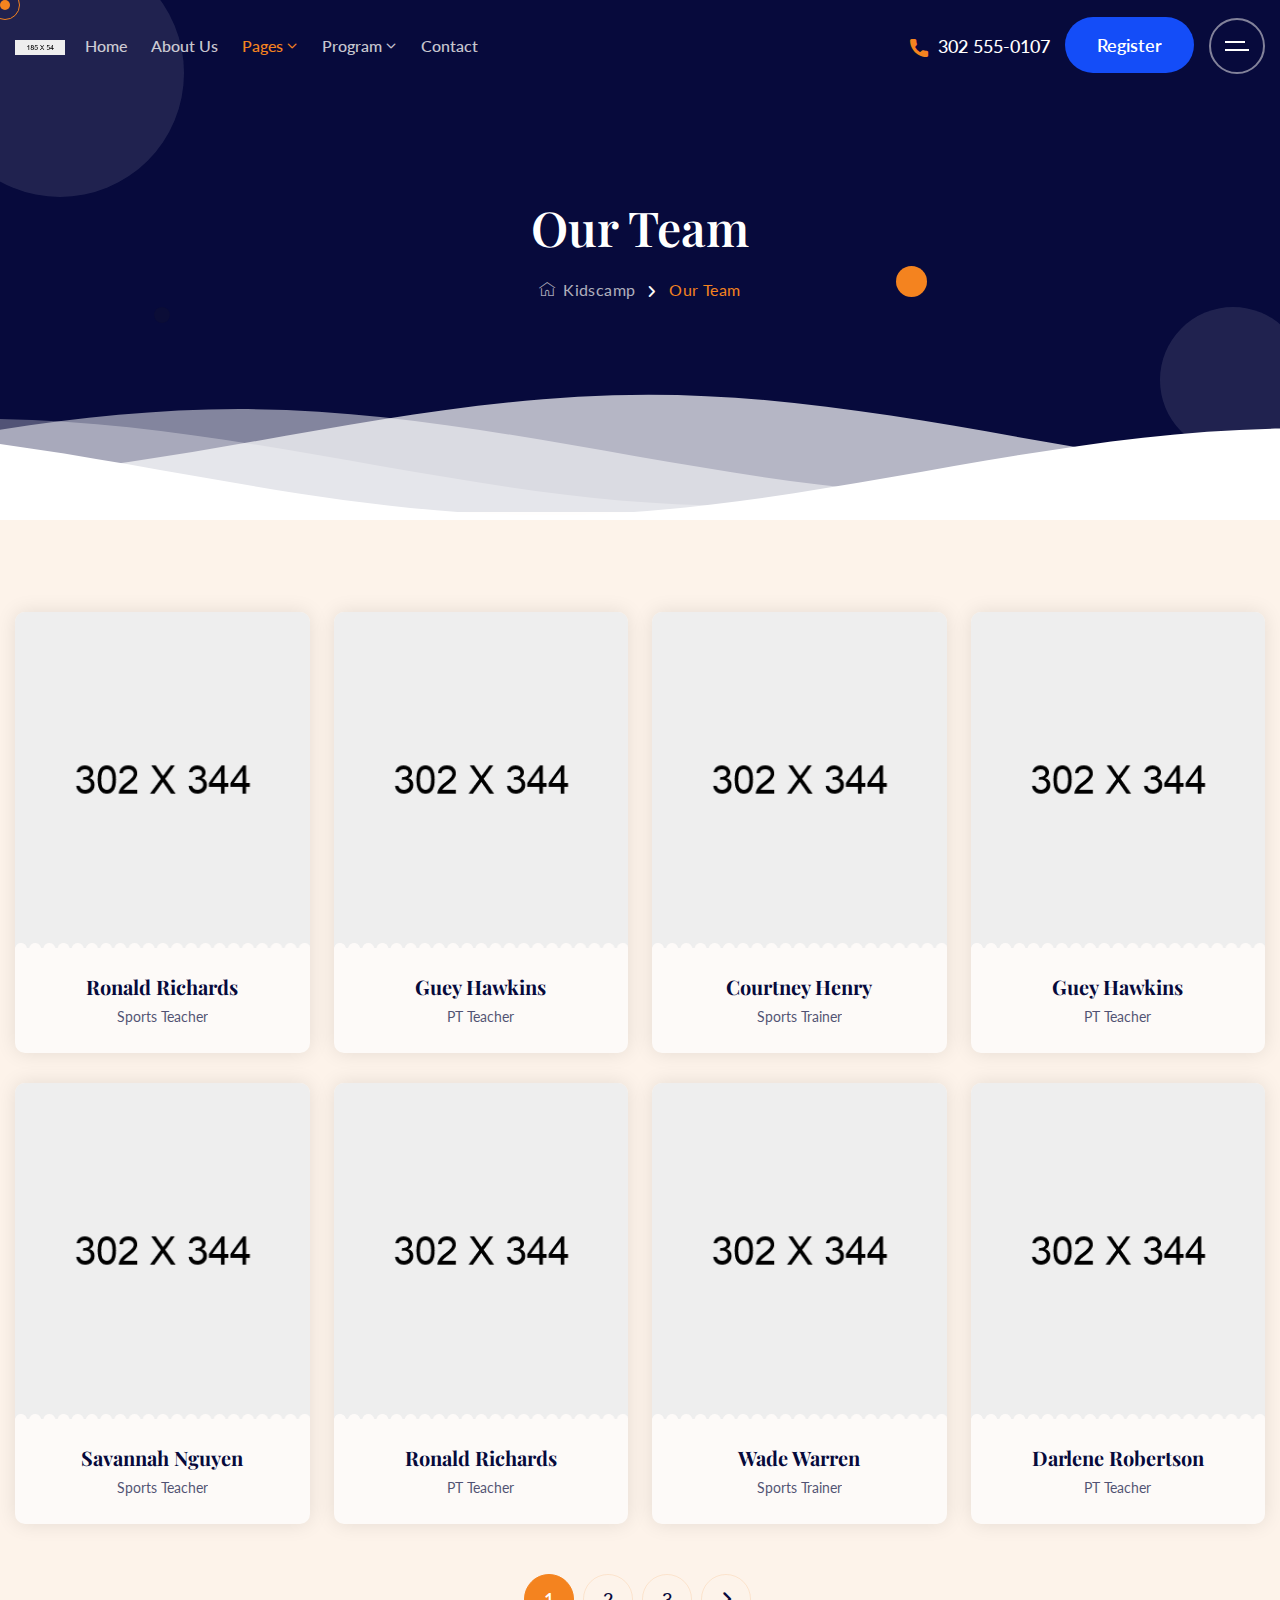
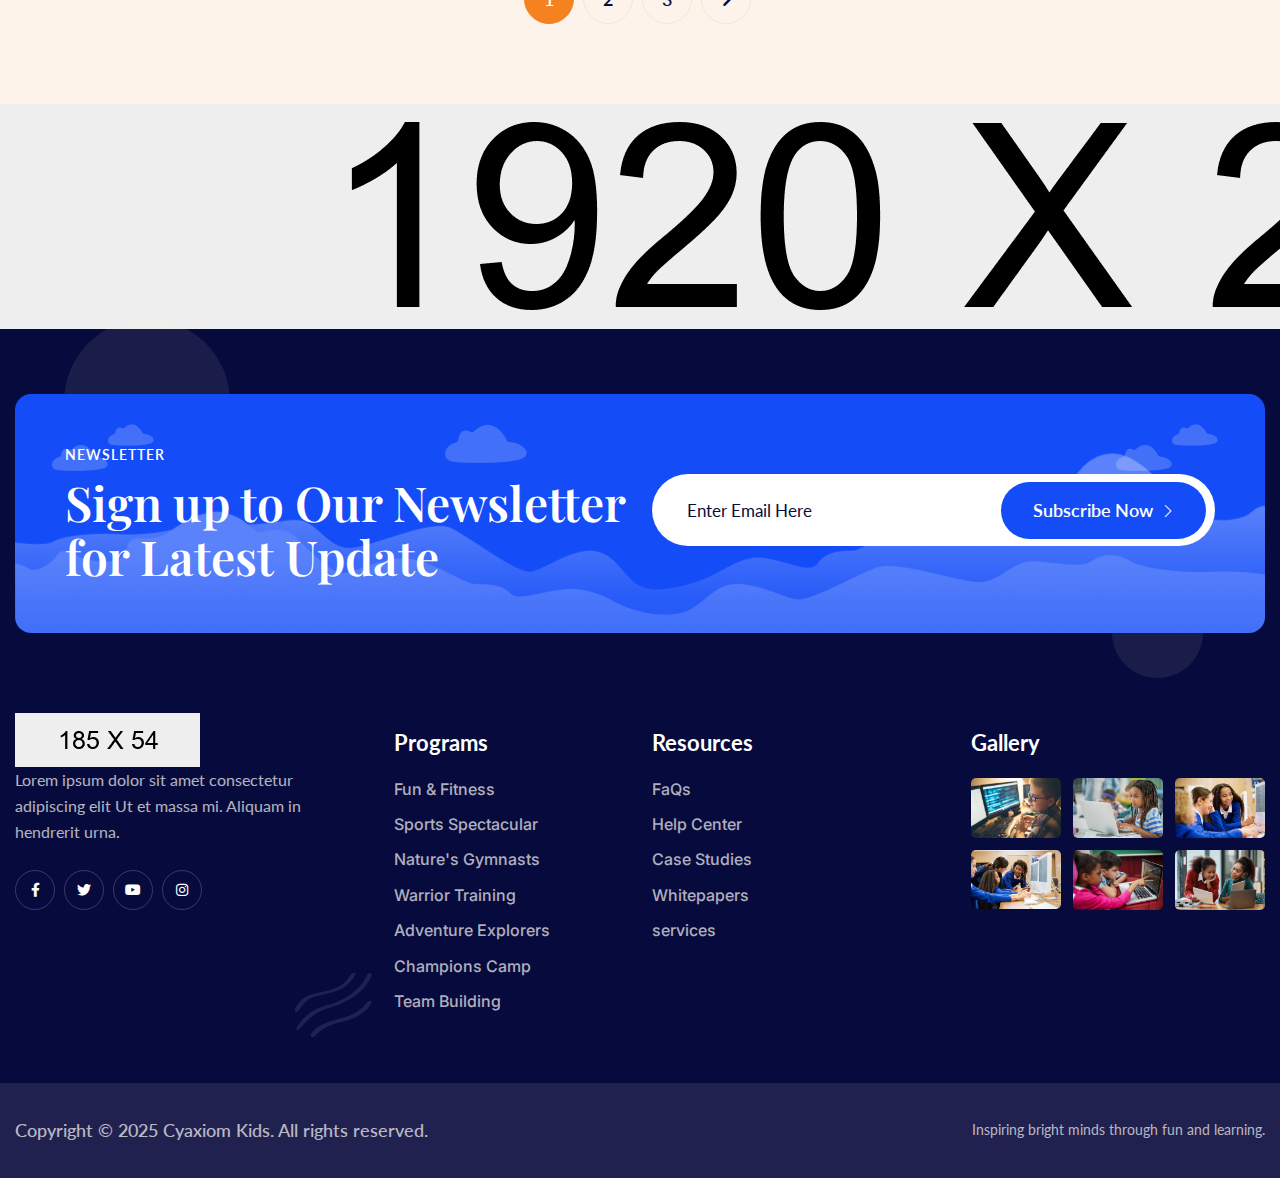
<file: kidscamp/team.html>
<!DOCTYPE html>
<html>
  <head>
    <meta charset="utf-8" />
    <title>Kidscamp Business HTML-5 Template | Our Team</title>
    <!-- Stylesheets -->
    <link href="assets/css/bootstrap.css" rel="stylesheet" />
    <link href="assets/css/style.css" rel="stylesheet" />
    <link href="assets/css/meanmenu.min.css" rel="stylesheet" />
    <link href="assets/css/responsive.css" rel="stylesheet" />

    <link
      href="https://fonts.googleapis.com/css2?family=Inter:wght@100..900&display=swap"
      rel="stylesheet"
    />
    <link
      href="https://fonts.googleapis.com/css2?family=Playfair+Display:ital,wght@0,400..900;1,400..900&display=swap"
      rel="stylesheet"
    />
    <link
      href="https://fonts.googleapis.com/css2?family=Lato:ital,wght@0,100;0,300;0,400;0,700;0,900;1,100;1,300;1,400;1,700;1,900&display=swap"
      rel="stylesheet"
    />

    <link
      rel="shortcut icon"
      href="assets/images/favicon.png"
      type="image/x-icon"
    />
    <link rel="icon" href="assets/images/favicon.png" type="image/x-icon" />

    <!-- Responsive -->
    <meta http-equiv="X-UA-Compatible" content="IE=edge" />
    <meta
      name="viewport"
      content="width=device-width, initial-scale=1.0, maximum-scale=1.0, user-scalable=0"
    />

    <!--[if lt IE 9
      ]><script src="https://cdnjs.cloudflare.com/ajax/libs/html5shiv/3.7.3/html5shiv.js"></script
    ><![endif]-->
    <!--[if lt IE 9]><script src="js/respond.js"></script><![endif]-->
  </head>

  <body>
    <div class="page-wrapper">
      <!-- Cursor -->
      <div class="cursor"></div>
      <div class="cursor-follower"></div>
      <!-- Cursor End -->

      <!-- Preloader -->
      <div class="preloader"></div>
      <!-- End Preloader -->

      <!-- Main Header -->
      <header class="main-header header-style-one">
        <!-- Header Lower -->
        <div class="header-lower">
          <div class="auto-container">
            <div class="inner-container">
              <div
                class="d-flex justify-content-between align-items-center flex-wrap"
              >
                <div class="nav-outer d-flex align-items-center flex-wrap">
                  <!-- Logo Box -->
                  <div class="logo-box">
                    <div class="logo">
                      <a href="index.html"
                        ><img
                          src="assets/images/logo.png"
                          alt=""
                          title="kidscamp"
                      /></a>
                    </div>
                  </div>
                  <!-- Main Menu -->
                  <nav class="main-menu navbar-expand-md">
                    <div class="navbar-header">
                      <!-- Toggle Button -->
                      <button
                        class="navbar-toggler"
                        type="button"
                        data-toggle="collapse"
                        data-target="#navbarSupportedContent"
                        aria-controls="navbarSupportedContent"
                        aria-expanded="false"
                        aria-label="Toggle navigation"
                      >
                        <span class="icon-bar"></span>
                        <span class="icon-bar"></span>
                        <span class="icon-bar"></span>
                      </button>
                    </div>

                    <div
                      class="navbar-collapse collapse clearfix"
                      id="navbarSupportedContent"
                    >
                      <ul class="navigation clearfix">
                        <li><a href="index.html">Home</a></li>
                        <li><a href="about.html">About us</a></li>
                        <li class="dropdown">
                          <a href="#">Pages</a>
                          <ul>
                            <li><a href="faq.html">Faq</a></li>
                            <li><a href="login.html">Login</a></li>
                            <li><a href="register.html">Register</a></li>
                            <li><a href="gallery.html">Galery</a></li>
                            <li>
                              <a href="reset-password.html">Forgot password</a>
                            </li>
                            <li><a href="testimonial.html">Testimonial</a></li>
                            <li class="dropdown">
                              <a href="#">Team</a>
                              <ul>
                                <li><a href="team.html">Team</a></li>
                                <li>
                                  <a href="team-detail.html">Team detail</a>
                                </li>
                              </ul>
                            </li>
                          </ul>
                        </li>
                        <li class="dropdown">
                          <a href="#">program</a>
                          <ul>
                            <li><a href="program.html">Program</a></li>
                            <li>
                              <a href="program-detail.html">Program detail</a>
                            </li>
                          </ul>
                        </li>
                        <li><a href="contact.html">Contact</a></li>
                      </ul>
                    </div>
                  </nav>
                </div>

                <!-- Main Menu End-->
                <div class="outer-box d-flex align-items-center flex-wrap">
                  <!-- Button Box -->
                  <div class="header-phone_box">
                    <a href="tel:+302-555-0107"
                      ><i class="flaticon-call"></i> 302 555-0107</a
                    >
                  </div>

                  <!-- Button Box -->
                  <div class="main-header_button">
                    <a href="about.html" class="theme-btn btn-style-one">
                      <span class="btn-wrap">
                        <span class="text-one">Register</span>
                        <span class="text-two">Register</span>
                      </span>
                    </a>
                  </div>

                  <!-- About Widget -->
                  <span class="about-widget">
                    <span class="hamburger">
                      <span class="top-bun"></span>
                      <span class="meat"></span>
                    </span>
                  </span>

                  <!-- Mobile Navigation Toggler -->
                  <div class="mobile-nav-toggler">
                    <span class="icon flaticon-menu"></span>
                  </div>
                </div>
              </div>
            </div>
          </div>
        </div>
        <!--End Header Lower-->

        <!-- Mobile Menu  -->
        <div class="mobile-menu">
          <div class="menu-backdrop"></div>
          <div class="close-btn"><span class="icon flaticon-close"></span></div>

          <nav class="menu-box">
            <div class="nav-logo">
              <a href="index.html"
                ><img src="assets/images/mobile-logo.png" alt="" title=""
              /></a>
            </div>
            <div class="menu-outer">
              <!--Here Menu Will Come Automatically Via Javascript / Same Menu as in Header-->
            </div>
          </nav>
        </div>
        <!-- End Mobile Menu -->
      </header>
      <!-- End Main Header -->

      <!-- About Sidebar -->
      <div class="about-sidebar">
        <div class="gradient-layer"></div>
        <!-- Close Button -->
        <div class="close-sidebar-widget close-button">
          <span class="fa-solid fa-xmark fa-fw"></span>
        </div>
        <div class="sidebar-inner">
          <div class="upper-box">
            <div class="image">
              <img src="assets/images/resource/about-1.jpg" alt="" />
            </div>
            <div class="content-box">
              <h3>About <span>kidscamp</span></h3>
              <div class="text">
                Aliquam ut porttitor leo a diam sollicitudin.Nam tempus volutpat
                ipsum, non viverra odio mollis mollis. Mauris vitaemalesuada
                nunc vel risus.
              </div>
              <ul class="about-sidebar_list">
                <li>Engaging Curriculum</li>
                <li>Expert Instructors</li>
                <li>Safe Environment</li>
                <li>Fun and Adventure</li>
              </ul>
            </div>
          </div>
          <!-- Social Box -->
          <div class="social-box">
            <a href="https://facebook.com/"
              ><i class="fa-brands fa-facebook-f"></i
            ></a>
            <a href="https://twitter.com/"
              ><i class="fa-brands fa-twitter"></i
            ></a>
            <a href="https://youtube.com/"
              ><i class="fa-brands fa-youtube"></i
            ></a>
            <a href="https://instagram.com/"
              ><i class="fa-brands fa-instagram"></i
            ></a>
          </div>
        </div>
      </div>
      <!-- End About Sidebar -->

      <!-- Page Title -->
      <section class="page-title">
        <div class="color-one"></div>
        <div class="color-two"></div>
        <div class="color-three"></div>
        <div class="color-four"></div>
        <div class="auto-container">
          <h2>Our Team</h2>
          <ul class="bread-crumb clearfix">
            <li>
              <a href="index.html"><i class="flaticon-home"></i> Kidscamp</a>
            </li>
            <li>Our Team</li>
          </ul>
        </div>
        <!--Waves Container-->
        <div>
          <svg
            class="waves"
            xmlns="http://www.w3.org/2000/svg"
            xmlns:xlink="http://www.w3.org/1999/xlink"
            viewBox="0 24 150 28"
            preserveAspectRatio="none"
            shape-rendering="auto"
          >
            <defs>
              <path
                id="gentle-wave"
                d="M-160 44c30 0 58-18 88-18s 58 18 88 18 58-18 88-18 58 18 88 18 v44h-352z"
              />
            </defs>
            <g class="parallaxx">
              <use
                xlink:href="#gentle-wave"
                x="148"
                y="0"
                fill="rgba(255,255,255,0.7"
              />
              <use
                xlink:href="#gentle-wave"
                x="100"
                y="3"
                fill="rgba(255,255,255,0.5)"
              />
              <use
                xlink:href="#gentle-wave"
                x="70"
                y="5"
                fill="rgba(255,255,255,0.3)"
              />
              <use xlink:href="#gentle-wave" x="48" y="7" fill="#fff" />
            </g>
          </svg>
        </div>
        <!--Waves end-->
      </section>
      <!-- End Page Title -->

      <!-- Team Three -->
      <section class="team-three">
        <div class="auto-container">
          <div class="row clearfix">
            <!-- Team Block Two -->
            <div class="team-block_two col-lg-3 col-md-6 col-sm-6">
              <div class="team-block_two-inner">
                <div class="team-block_two-image">
                  <img src="assets/images/resource/team-4.jpg" alt="" />
                  <div class="team-block_two-overlay">
                    <!-- Social Box -->
                    <div class="team-block_two-socials">
                      <a href="https://facebook.com/"
                        ><i class="fa-brands fa-facebook-f"></i
                      ></a>
                      <a href="https://twitter.com/"
                        ><i class="fa-brands fa-twitter"></i
                      ></a>
                      <a href="https://instagram.com/"
                        ><i class="fa-brands fa-instagram"></i
                      ></a>
                      <a href="https://youtube.com/"
                        ><i class="fa-brands fa-youtube"></i
                      ></a>
                    </div>
                  </div>
                </div>
                <div class="team-block_two-content">
                  <h4 class="team-block_two-heading">
                    <a href="team-detail.html">Ronald Richards</a>
                  </h4>
                  <div class="team-block_two-designation">Sports Teacher</div>
                </div>
              </div>
            </div>

            <!-- Team Block Two -->
            <div class="team-block_two col-lg-3 col-md-6 col-sm-6">
              <div class="team-block_two-inner">
                <div class="team-block_two-image">
                  <img src="assets/images/resource/team-5.jpg" alt="" />
                  <div class="team-block_two-overlay">
                    <!-- Social Box -->
                    <div class="team-block_two-socials">
                      <a href="https://facebook.com/"
                        ><i class="fa-brands fa-facebook-f"></i
                      ></a>
                      <a href="https://twitter.com/"
                        ><i class="fa-brands fa-twitter"></i
                      ></a>
                      <a href="https://instagram.com/"
                        ><i class="fa-brands fa-instagram"></i
                      ></a>
                      <a href="https://youtube.com/"
                        ><i class="fa-brands fa-youtube"></i
                      ></a>
                    </div>
                  </div>
                </div>
                <div class="team-block_two-content">
                  <h4 class="team-block_two-heading">
                    <a href="team-detail.html">Guey Hawkins</a>
                  </h4>
                  <div class="team-block_two-designation">PT Teacher</div>
                </div>
              </div>
            </div>

            <!-- Team Block Two -->
            <div class="team-block_two col-lg-3 col-md-6 col-sm-6">
              <div class="team-block_two-inner">
                <div class="team-block_two-image">
                  <img src="assets/images/resource/team-6.jpg" alt="" />
                  <div class="team-block_two-overlay">
                    <!-- Social Box -->
                    <div class="team-block_two-socials">
                      <a href="https://facebook.com/"
                        ><i class="fa-brands fa-facebook-f"></i
                      ></a>
                      <a href="https://twitter.com/"
                        ><i class="fa-brands fa-twitter"></i
                      ></a>
                      <a href="https://instagram.com/"
                        ><i class="fa-brands fa-instagram"></i
                      ></a>
                      <a href="https://youtube.com/"
                        ><i class="fa-brands fa-youtube"></i
                      ></a>
                    </div>
                  </div>
                </div>
                <div class="team-block_two-content">
                  <h4 class="team-block_two-heading">
                    <a href="team-detail.html">Courtney Henry</a>
                  </h4>
                  <div class="team-block_two-designation">Sports Trainer</div>
                </div>
              </div>
            </div>

            <!-- Team Block Two -->
            <div class="team-block_two col-lg-3 col-md-6 col-sm-6">
              <div class="team-block_two-inner">
                <div class="team-block_two-image">
                  <img src="assets/images/resource/team-7.jpg" alt="" />
                  <div class="team-block_two-overlay">
                    <!-- Social Box -->
                    <div class="team-block_two-socials">
                      <a href="https://facebook.com/"
                        ><i class="fa-brands fa-facebook-f"></i
                      ></a>
                      <a href="https://twitter.com/"
                        ><i class="fa-brands fa-twitter"></i
                      ></a>
                      <a href="https://instagram.com/"
                        ><i class="fa-brands fa-instagram"></i
                      ></a>
                      <a href="https://youtube.com/"
                        ><i class="fa-brands fa-youtube"></i
                      ></a>
                    </div>
                  </div>
                </div>
                <div class="team-block_two-content">
                  <h4 class="team-block_two-heading">
                    <a href="team-detail.html">Guey Hawkins</a>
                  </h4>
                  <div class="team-block_two-designation">PT Teacher</div>
                </div>
              </div>
            </div>

            <!-- Team Block Two -->
            <div class="team-block_two col-lg-3 col-md-6 col-sm-6">
              <div class="team-block_two-inner">
                <div class="team-block_two-image">
                  <img src="assets/images/resource/team-8.jpg" alt="" />
                  <div class="team-block_two-overlay">
                    <!-- Social Box -->
                    <div class="team-block_two-socials">
                      <a href="https://facebook.com/"
                        ><i class="fa-brands fa-facebook-f"></i
                      ></a>
                      <a href="https://twitter.com/"
                        ><i class="fa-brands fa-twitter"></i
                      ></a>
                      <a href="https://instagram.com/"
                        ><i class="fa-brands fa-instagram"></i
                      ></a>
                      <a href="https://youtube.com/"
                        ><i class="fa-brands fa-youtube"></i
                      ></a>
                    </div>
                  </div>
                </div>
                <div class="team-block_two-content">
                  <h4 class="team-block_two-heading">
                    <a href="team-detail.html">Savannah Nguyen</a>
                  </h4>
                  <div class="team-block_two-designation">Sports Teacher</div>
                </div>
              </div>
            </div>

            <!-- Team Block Two -->
            <div class="team-block_two col-lg-3 col-md-6 col-sm-6">
              <div class="team-block_two-inner">
                <div class="team-block_two-image">
                  <img src="assets/images/resource/team-9.jpg" alt="" />
                  <div class="team-block_two-overlay">
                    <!-- Social Box -->
                    <div class="team-block_two-socials">
                      <a href="https://facebook.com/"
                        ><i class="fa-brands fa-facebook-f"></i
                      ></a>
                      <a href="https://twitter.com/"
                        ><i class="fa-brands fa-twitter"></i
                      ></a>
                      <a href="https://instagram.com/"
                        ><i class="fa-brands fa-instagram"></i
                      ></a>
                      <a href="https://youtube.com/"
                        ><i class="fa-brands fa-youtube"></i
                      ></a>
                    </div>
                  </div>
                </div>
                <div class="team-block_two-content">
                  <h4 class="team-block_two-heading">
                    <a href="team-detail.html">Ronald Richards</a>
                  </h4>
                  <div class="team-block_two-designation">PT Teacher</div>
                </div>
              </div>
            </div>

            <!-- Team Block Two -->
            <div class="team-block_two col-lg-3 col-md-6 col-sm-6">
              <div class="team-block_two-inner">
                <div class="team-block_two-image">
                  <img src="assets/images/resource/team-10.jpg" alt="" />
                  <div class="team-block_two-overlay">
                    <!-- Social Box -->
                    <div class="team-block_two-socials">
                      <a href="https://facebook.com/"
                        ><i class="fa-brands fa-facebook-f"></i
                      ></a>
                      <a href="https://twitter.com/"
                        ><i class="fa-brands fa-twitter"></i
                      ></a>
                      <a href="https://instagram.com/"
                        ><i class="fa-brands fa-instagram"></i
                      ></a>
                      <a href="https://youtube.com/"
                        ><i class="fa-brands fa-youtube"></i
                      ></a>
                    </div>
                  </div>
                </div>
                <div class="team-block_two-content">
                  <h4 class="team-block_two-heading">
                    <a href="team-detail.html">Wade Warren</a>
                  </h4>
                  <div class="team-block_two-designation">Sports Trainer</div>
                </div>
              </div>
            </div>

            <!-- Team Block Two -->
            <div class="team-block_two col-lg-3 col-md-6 col-sm-6">
              <div class="team-block_two-inner">
                <div class="team-block_two-image">
                  <img src="assets/images/resource/team-11.jpg" alt="" />
                  <div class="team-block_two-overlay">
                    <!-- Social Box -->
                    <div class="team-block_two-socials">
                      <a href="https://facebook.com/"
                        ><i class="fa-brands fa-facebook-f"></i
                      ></a>
                      <a href="https://twitter.com/"
                        ><i class="fa-brands fa-twitter"></i
                      ></a>
                      <a href="https://instagram.com/"
                        ><i class="fa-brands fa-instagram"></i
                      ></a>
                      <a href="https://youtube.com/"
                        ><i class="fa-brands fa-youtube"></i
                      ></a>
                    </div>
                  </div>
                </div>
                <div class="team-block_two-content">
                  <h4 class="team-block_two-heading">
                    <a href="team-detail.html">Darlene Robertson</a>
                  </h4>
                  <div class="team-block_two-designation">PT Teacher</div>
                </div>
              </div>
            </div>
          </div>

          <!-- Styled Pagination -->
          <ul class="styled-pagination text-center">
            <li><a href="#" class="active">1</a></li>
            <li><a href="#">2</a></li>
            <li><a href="#">3</a></li>
            <li class="next">
              <a href="#"
                ><span class="fa-solid fa-angle-right fa-fw"></span
              ></a>
            </li>
          </ul>
          <!-- End Styled Pagination -->
        </div>
      </section>
      <!-- End Team Three -->

      <!-- Main Footer -->
      <footer class="main-footer">
        <div class="color-one"></div>
        <div class="color-two"></div>
        <div
          class="main-footer_icon"
          style="background-image: url(assets/images/icons/icon-7.png)"
        ></div>
        <div
          class="main-footer_pattern"
          style="
            background-image: url(assets/images/background/footer-pattern.png);
          "
        ></div>

        <!-- Upper Box -->
        <div class="footer-upper_box">
          <div class="auto-container">
            <!-- Newsletter Box -->
            <div class="newsletter-one">
              <div
                class="newsletter-one_pattern"
                style="
                  background-image: url(assets/images/background/pattern-2.png);
                "
              ></div>
              <div
                class="newsletter-one_pattern-two"
                style="
                  background-image: url(assets/images/background/pattern-3.png);
                "
              ></div>
              <div class="row clearfix">
                <!-- Column -->
                <div class="column col-lg-6 col-md-6 col-sm-12">
                  <div class="newsletter-one_title">NEWSLETTER</div>
                  <h2 class="newsletter-one_heading">
                    Sign up to Our Newsletter for Latest Update
                  </h2>
                </div>
                <!-- Column -->
                <div class="column col-lg-6 col-md-6 col-sm-12">
                  <div class="newsletter-box">
                    <form method="post" action="contact.html">
                      <div class="form-group">
                        <span class="icon fa-regular fa-envelope fa-fw"></span>
                        <input
                          type="email"
                          name="search-field"
                          value=""
                          placeholder="Enter Email Here"
                          required
                        />
                        <button
                          type="submit"
                          class="template-btn btn-style-one"
                        >
                          <span class="btn-wrap">
                            <span class="text-one"
                              >Subscribe Now <i class="flaticon-next-1"></i
                            ></span>
                            <span class="text-two"
                              >Subscribe Now <i class="flaticon-next-1"></i
                            ></span>
                          </span>
                        </button>
                      </div>
                    </form>
                  </div>
                </div>
              </div>
            </div>
          </div>
        </div>
        <!-- End Upper Box -->

        <!-- Widgets Section -->
        <div class="widgets-section">
          <div class="auto-container">
            <div class="row clearfix">
              <!-- Big Column -->
              <div class="big-column col-lg-6 col-md-12 col-sm-12">
                <div class="row clearfix">
                  <!-- Footer Column -->
                  <div class="footer_column col-lg-6 col-md-6 col-sm-12">
                    <div class="footer-widget">
                      <div class="footer-logo">
                        <a href="index.html"
                          ><img
                            src="assets/images/footer-logo.png"
                            alt=""
                            title=""
                        /></a>
                      </div>
                      <div class="footer-text">
                        Lorem ipsum dolor sit amet consectetur adipiscing elit
                        Ut et massa mi. Aliquam in hendrerit urna.
                      </div>
                      <!-- Social Box -->
                      <div class="footer_socials">
                        <a href="https://facebook.com/"
                          ><i class="fa-brands fa-facebook-f"></i
                        ></a>
                        <a href="https://twitter.com/"
                          ><i class="fa-brands fa-twitter"></i
                        ></a>
                        <a href="https://youtube.com/"
                          ><i class="fa-brands fa-youtube"></i
                        ></a>
                        <a href="https://instagram.com/"
                          ><i class="fa-brands fa-instagram"></i
                        ></a>
                      </div>
                    </div>
                  </div>

                  <!-- Footer Column -->
                  <div class="footer_column col-lg-6 col-md-6 col-sm-12">
                    <div class="footer-widget links-widget">
                      <h5 class="footer-title">Programs</h5>
                      <ul class="footer-list">
                        <li><a href="#">Fun & Fitness</a></li>
                        <li><a href="#">Sports Spectacular</a></li>
                        <li><a href="#">Nature's Gymnasts</a></li>
                        <li><a href="#">Warrior Training</a></li>
                        <li><a href="#">Adventure Explorers</a></li>
                        <li><a href="#">Champions Camp</a></li>
                        <li><a href="#">Team Building</a></li>
                      </ul>
                    </div>
                  </div>
                </div>
              </div>

              <!-- Big Column -->
              <div class="big-column col-lg-6 col-md-12 col-sm-12">
                <div class="row clearfix">
                  <!-- Footer Column -->
                  <div class="footer_column col-lg-6 col-md-6 col-sm-12">
                    <div class="footer-widget links-widget">
                      <h5 class="footer-title">Resources</h5>
                      <ul class="footer-list">
                        <li><a href="#">FaQs</a></li>
                        <li><a href="#">Help Center</a></li>
                        <li><a href="#">Case Studies</a></li>
                        <li><a href="#">Whitepapers</a></li>
                        <li><a href="#">services</a></li>
                      </ul>
                    </div>
                  </div>

                  <!-- Footer Column -->
                  <div class="footer_column col-lg-6 col-md-6 col-sm-12">
                    <div class="footer-widget instagram-widget">
                      <h5 class="footer-title">Gallery</h5>
                      <div class="images-outer clearfix">
                        <!--Image Box-->
                        <figure class="image-box">
                          <a
                            class="lightbox-image"
                            href="assets/images/gallery/1.jpg"
                            ><img
                              src="assets/images/gallery/instagram-1.jpg"
                              alt=""
                          /></a>
                        </figure>
                        <!--Image Box-->
                        <figure class="image-box">
                          <a
                            class="lightbox-image"
                            href="assets/images/gallery/2.jpg"
                            ><img
                              src="assets/images/gallery/instagram-2.jpg"
                              alt=""
                          /></a>
                        </figure>
                        <!--Image Box-->
                        <figure class="image-box">
                          <a
                            class="lightbox-image"
                            href="assets/images/gallery/3.jpg"
                            ><img
                              src="assets/images/gallery/instagram-3.jpg"
                              alt=""
                          /></a>
                        </figure>
                        <!--Image Box-->
                        <figure class="image-box">
                          <a
                            class="lightbox-image"
                            href="assets/images/gallery/4.jpg"
                            ><img
                              src="assets/images/gallery/instagram-4.jpg"
                              alt=""
                          /></a>
                        </figure>
                        <!--Image Box-->
                        <figure class="image-box">
                          <a
                            class="lightbox-image"
                            href="assets/images/gallery/5.jpg"
                            ><img
                              src="assets/images/gallery/instagram-5.jpg"
                              alt=""
                          /></a>
                        </figure>
                        <!--Image Box-->
                        <figure class="image-box">
                          <a
                            class="lightbox-image"
                            href="assets/images/gallery/6.jpg"
                            ><img
                              src="assets/images/gallery/instagram-6.jpg"
                              alt=""
                          /></a>
                        </figure>
                      </div>
                    </div>
                  </div>
                </div>
              </div>
            </div>
          </div>
        </div>
        <!-- End Widgets Section -->

        <!-- Footer Bottom -->
        <div class="footer-bottom">
          <div class="auto-container">
            <div class="row clearfix">
              <!-- Column -->
              <div class="column col-lg-6 col-md-12 col-sm-12">
                <div class="copyright">
                  Copyright &copy; 2025 Cyaxiom Kids. All rights reserved.
                </div>
              </div>
              <!-- Column -->
              <div class="column col-lg-6 col-md-12 col-sm-12">
                <div class="designs_by">
                  Inspiring bright minds through fun and learning.
                </div>
              </div>
            </div>
          </div>
        </div>
      </footer>
      <!-- End Main Footer -->

      <!-- Search Popup -->
      <div class="search-popup">
        <div class="color-layer"></div>
        <button class="close-search">
          <span class="flaticon-close"></span>
        </button>
      </div>
      <!-- End Search Popup -->
    </div>
    <!-- End PageWrapper -->

    <div class="progress-wrap">
      <svg
        class="progress-circle svg-content"
        width="100%"
        height="100%"
        viewBox="-1 -1 102 102"
      >
        <path d="M50,1 a49,49 0 0,1 0,98 a49,49 0 0,1 0,-98" />
      </svg>
    </div>

    <script src="assets/js/jquery.js"></script>
    <script src="assets/js/popper.min.js"></script>
    <script src="assets/js/bootstrap.min.js"></script>
    <script src="assets/js/appear.js"></script>
    <script src="assets/js/parallax.min.js"></script>
    <script src="assets/js/tilt.jquery.min.js"></script>
    <script src="assets/js/jquery.paroller.min.js"></script>
    <script src="assets/js/wow.js"></script>
    <script src="assets/js/swiper.min.js"></script>
    <script src="assets/js/backtotop.js"></script>
    <script src="assets/js/odometer.js"></script>
    <script src="assets/js/parallax-scroll.js"></script>

    <script src="assets/js/gsap.min.js"></script>
    <script src="assets/js/SplitText.min.js"></script>
    <script src="assets/js/ScrollTrigger.min.js"></script>
    <script src="assets/js/ScrollToPlugin.min.js"></script>
    <script src="assets/js/ScrollSmoother.min.js"></script>

    <script src="assets/js/magnific-popup.min.js"></script>
    <script src="assets/js/nav-tool.js"></script>
    <script src="assets/js/jquery-ui.js"></script>
    <script src="assets/js/jquery.countdown.js"></script>
    <script src="assets/js/script.js"></script>
  </body>
</html>
</file>
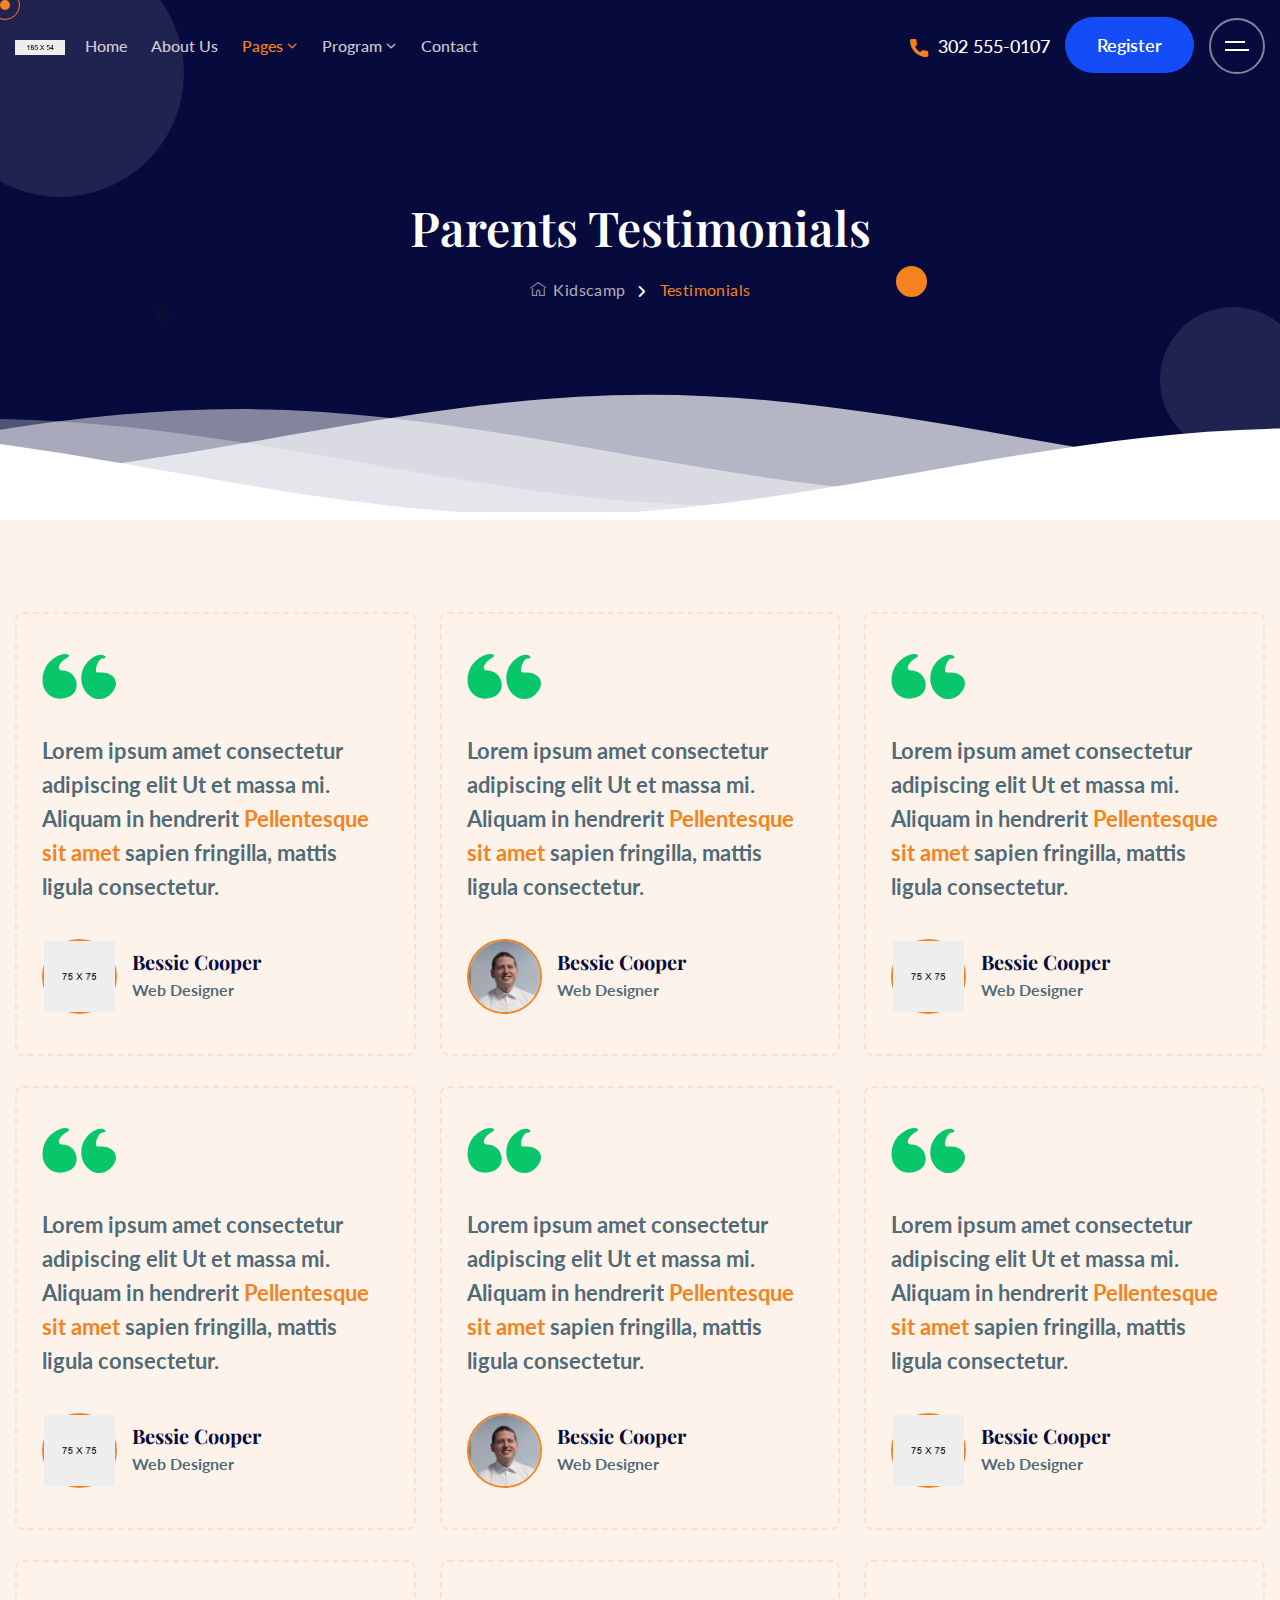
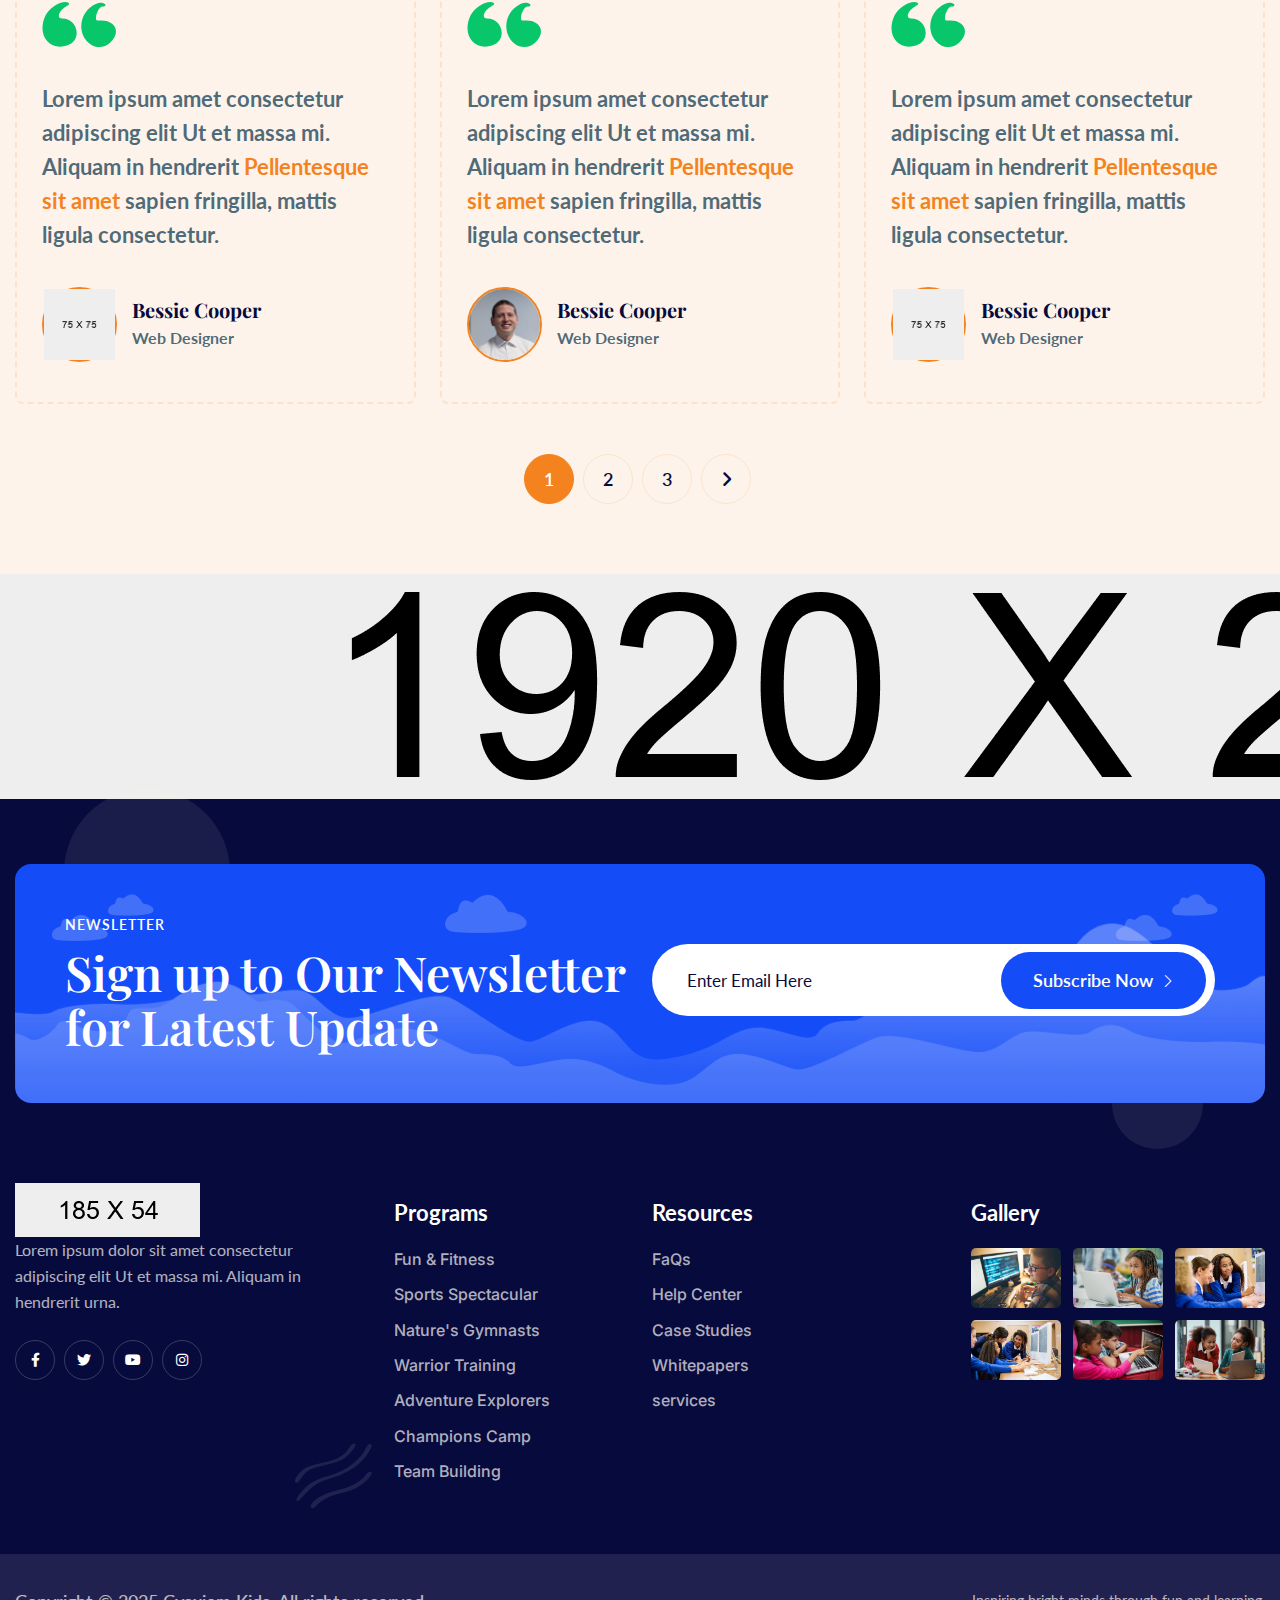
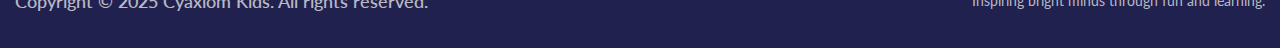
<file: kidscamp/testimonial.html>
<!DOCTYPE html>
<html>
  <head>
    <meta charset="utf-8" />
    <title>Kidscamp Business HTML-5 Template | Testimonial</title>
    <!-- Stylesheets -->
    <link href="assets/css/bootstrap.css" rel="stylesheet" />
    <link href="assets/css/style.css" rel="stylesheet" />
    <link href="assets/css/meanmenu.min.css" rel="stylesheet" />
    <link href="assets/css/responsive.css" rel="stylesheet" />

    <link
      href="https://fonts.googleapis.com/css2?family=Inter:wght@100..900&display=swap"
      rel="stylesheet"
    />
    <link
      href="https://fonts.googleapis.com/css2?family=Playfair+Display:ital,wght@0,400..900;1,400..900&display=swap"
      rel="stylesheet"
    />
    <link
      href="https://fonts.googleapis.com/css2?family=Lato:ital,wght@0,100;0,300;0,400;0,700;0,900;1,100;1,300;1,400;1,700;1,900&display=swap"
      rel="stylesheet"
    />

    <link
      rel="shortcut icon"
      href="assets/images/favicon.png"
      type="image/x-icon"
    />
    <link rel="icon" href="assets/images/favicon.png" type="image/x-icon" />

    <!-- Responsive -->
    <meta http-equiv="X-UA-Compatible" content="IE=edge" />
    <meta
      name="viewport"
      content="width=device-width, initial-scale=1.0, maximum-scale=1.0, user-scalable=0"
    />

    <!--[if lt IE 9
      ]><script src="https://cdnjs.cloudflare.com/ajax/libs/html5shiv/3.7.3/html5shiv.js"></script
    ><![endif]-->
    <!--[if lt IE 9]><script src="js/respond.js"></script><![endif]-->
  </head>

  <body>
    <div class="page-wrapper">
      <!-- Cursor -->
      <div class="cursor"></div>
      <div class="cursor-follower"></div>
      <!-- Cursor End -->

      <!-- Preloader -->
      <div class="preloader"></div>
      <!-- End Preloader -->

      <!-- Main Header -->
      <header class="main-header header-style-one">
        <!-- Header Lower -->
        <div class="header-lower">
          <div class="auto-container">
            <div class="inner-container">
              <div
                class="d-flex justify-content-between align-items-center flex-wrap"
              >
                <div class="nav-outer d-flex align-items-center flex-wrap">
                  <!-- Logo Box -->
                  <div class="logo-box">
                    <div class="logo">
                      <a href="index.html"
                        ><img
                          src="assets/images/logo.png"
                          alt=""
                          title="kidscamp"
                      /></a>
                    </div>
                  </div>
                  <!-- Main Menu -->
                  <nav class="main-menu navbar-expand-md">
                    <div class="navbar-header">
                      <!-- Toggle Button -->
                      <button
                        class="navbar-toggler"
                        type="button"
                        data-toggle="collapse"
                        data-target="#navbarSupportedContent"
                        aria-controls="navbarSupportedContent"
                        aria-expanded="false"
                        aria-label="Toggle navigation"
                      >
                        <span class="icon-bar"></span>
                        <span class="icon-bar"></span>
                        <span class="icon-bar"></span>
                      </button>
                    </div>

                    <div
                      class="navbar-collapse collapse clearfix"
                      id="navbarSupportedContent"
                    >
                      <ul class="navigation clearfix">
                        <li><a href="index.html">Home</a></li>
                        <li><a href="about.html">About us</a></li>
                        <li class="dropdown">
                          <a href="#">Pages</a>
                          <ul>
                            <li><a href="faq.html">Faq</a></li>
                            <li><a href="login.html">Login</a></li>
                            <li><a href="register.html">Register</a></li>
                            <li><a href="gallery.html">Galery</a></li>
                            <li>
                              <a href="reset-password.html">Forgot password</a>
                            </li>
                            <li><a href="testimonial.html">Testimonial</a></li>
                            <li class="dropdown">
                              <a href="#">Team</a>
                              <ul>
                                <li><a href="team.html">Team</a></li>
                                <li>
                                  <a href="team-detail.html">Team detail</a>
                                </li>
                              </ul>
                            </li>
                          </ul>
                        </li>
                        <li class="dropdown">
                          <a href="#">program</a>
                          <ul>
                            <li><a href="program.html">Program</a></li>
                            <li>
                              <a href="program-detail.html">Program detail</a>
                            </li>
                          </ul>
                        </li>
                        <li><a href="contact.html">Contact</a></li>
                      </ul>
                    </div>
                  </nav>
                </div>

                <!-- Main Menu End-->
                <div class="outer-box d-flex align-items-center flex-wrap">
                  <!-- Button Box -->
                  <div class="header-phone_box">
                    <a href="tel:+302-555-0107"
                      ><i class="flaticon-call"></i> 302 555-0107</a
                    >
                  </div>

                  <!-- Button Box -->
                  <div class="main-header_button">
                    <a href="about.html" class="theme-btn btn-style-one">
                      <span class="btn-wrap">
                        <span class="text-one">Register</span>
                        <span class="text-two">Register</span>
                      </span>
                    </a>
                  </div>

                  <!-- About Widget -->
                  <span class="about-widget">
                    <span class="hamburger">
                      <span class="top-bun"></span>
                      <span class="meat"></span>
                    </span>
                  </span>

                  <!-- Mobile Navigation Toggler -->
                  <div class="mobile-nav-toggler">
                    <span class="icon flaticon-menu"></span>
                  </div>
                </div>
              </div>
            </div>
          </div>
        </div>
        <!--End Header Lower-->

        <!-- Mobile Menu  -->
        <div class="mobile-menu">
          <div class="menu-backdrop"></div>
          <div class="close-btn"><span class="icon flaticon-close"></span></div>

          <nav class="menu-box">
            <div class="nav-logo">
              <a href="index.html"
                ><img src="assets/images/mobile-logo.png" alt="" title=""
              /></a>
            </div>
            <div class="menu-outer">
              <!--Here Menu Will Come Automatically Via Javascript / Same Menu as in Header-->
            </div>
          </nav>
        </div>
        <!-- End Mobile Menu -->
      </header>
      <!-- End Main Header -->

      <!-- About Sidebar -->
      <div class="about-sidebar">
        <div class="gradient-layer"></div>
        <!-- Close Button -->
        <div class="close-sidebar-widget close-button">
          <span class="fa-solid fa-xmark fa-fw"></span>
        </div>
        <div class="sidebar-inner">
          <div class="upper-box">
            <div class="image">
              <img src="assets/images/resource/about-1.jpg" alt="" />
            </div>
            <div class="content-box">
              <h3>About <span>kidscamp</span></h3>
              <div class="text">
                Aliquam ut porttitor leo a diam sollicitudin.Nam tempus volutpat
                ipsum, non viverra odio mollis mollis. Mauris vitaemalesuada
                nunc vel risus.
              </div>
              <ul class="about-sidebar_list">
                <li>Engaging Curriculum</li>
                <li>Expert Instructors</li>
                <li>Safe Environment</li>
                <li>Fun and Adventure</li>
              </ul>
            </div>
          </div>
          <!-- Social Box -->
          <div class="social-box">
            <a href="https://facebook.com/"
              ><i class="fa-brands fa-facebook-f"></i
            ></a>
            <a href="https://twitter.com/"
              ><i class="fa-brands fa-twitter"></i
            ></a>
            <a href="https://youtube.com/"
              ><i class="fa-brands fa-youtube"></i
            ></a>
            <a href="https://instagram.com/"
              ><i class="fa-brands fa-instagram"></i
            ></a>
          </div>
        </div>
      </div>
      <!-- End About Sidebar -->

      <!-- Page Title -->
      <section class="page-title">
        <div class="color-one"></div>
        <div class="color-two"></div>
        <div class="color-three"></div>
        <div class="color-four"></div>
        <div class="auto-container">
          <h2>Parents Testimonials</h2>
          <ul class="bread-crumb clearfix">
            <li>
              <a href="index.html"><i class="flaticon-home"></i> Kidscamp</a>
            </li>
            <li>Testimonials</li>
          </ul>
        </div>
        <!--Waves Container-->
        <div>
          <svg
            class="waves"
            xmlns="http://www.w3.org/2000/svg"
            xmlns:xlink="http://www.w3.org/1999/xlink"
            viewBox="0 24 150 28"
            preserveAspectRatio="none"
            shape-rendering="auto"
          >
            <defs>
              <path
                id="gentle-wave"
                d="M-160 44c30 0 58-18 88-18s 58 18 88 18 58-18 88-18 58 18 88 18 v44h-352z"
              />
            </defs>
            <g class="parallaxx">
              <use
                xlink:href="#gentle-wave"
                x="148"
                y="0"
                fill="rgba(255,255,255,0.7"
              />
              <use
                xlink:href="#gentle-wave"
                x="100"
                y="3"
                fill="rgba(255,255,255,0.5)"
              />
              <use
                xlink:href="#gentle-wave"
                x="70"
                y="5"
                fill="rgba(255,255,255,0.3)"
              />
              <use xlink:href="#gentle-wave" x="48" y="7" fill="#fff" />
            </g>
          </svg>
        </div>
        <!--Waves end-->
      </section>
      <!-- End Page Title -->

      <!-- Testimonial Four -->
      <section class="testimonial-four">
        <div class="auto-container">
          <div class="row clearfix">
            <!-- Testimonial Block Two -->
            <div class="testimonial-block_two col-lg-4 col-md-6 col-sm-12">
              <div class="testimonial-block_two-inner">
                <div class="testimonial-block_two-quote">
                  <i><img src="assets/images/icons/quote-1.svg" alt="" /></i>
                </div>
                <div class="testimonial-block_two-text">
                  Lorem ipsum amet consectetur adipiscing elit Ut et massa mi.
                  Aliquam in hendrerit <span>Pellentesque sit amet</span> sapien
                  fringilla, mattis ligula consectetur.
                </div>
                <div class="testimonial-block_two-author">
                  <div class="testimonial-block_two-author_image">
                    <img src="assets/images/resource/author-4.png" alt="" />
                  </div>
                  <strong>Bessie Cooper</strong>
                  Web Designer
                </div>
              </div>
            </div>

            <!-- Testimonial Block Two -->
            <div class="testimonial-block_two col-lg-4 col-md-6 col-sm-12">
              <div class="testimonial-block_two-inner">
                <div class="testimonial-block_two-quote">
                  <i><img src="assets/images/icons/quote-1.svg" alt="" /></i>
                </div>
                <div class="testimonial-block_two-text">
                  Lorem ipsum amet consectetur adipiscing elit Ut et massa mi.
                  Aliquam in hendrerit <span>Pellentesque sit amet</span> sapien
                  fringilla, mattis ligula consectetur.
                </div>
                <div class="testimonial-block_two-author">
                  <div class="testimonial-block_two-author_image">
                    <img src="assets/images/resource/author-5.png" alt="" />
                  </div>
                  <strong>Bessie Cooper</strong>
                  Web Designer
                </div>
              </div>
            </div>

            <!-- Testimonial Block Two -->
            <div class="testimonial-block_two col-lg-4 col-md-6 col-sm-12">
              <div class="testimonial-block_two-inner">
                <div class="testimonial-block_two-quote">
                  <i><img src="assets/images/icons/quote-1.svg" alt="" /></i>
                </div>
                <div class="testimonial-block_two-text">
                  Lorem ipsum amet consectetur adipiscing elit Ut et massa mi.
                  Aliquam in hendrerit <span>Pellentesque sit amet</span> sapien
                  fringilla, mattis ligula consectetur.
                </div>
                <div class="testimonial-block_two-author">
                  <div class="testimonial-block_two-author_image">
                    <img src="assets/images/resource/author-6.png" alt="" />
                  </div>
                  <strong>Bessie Cooper</strong>
                  Web Designer
                </div>
              </div>
            </div>

            <!-- Testimonial Block Two -->
            <div class="testimonial-block_two col-lg-4 col-md-6 col-sm-12">
              <div class="testimonial-block_two-inner">
                <div class="testimonial-block_two-quote">
                  <i><img src="assets/images/icons/quote-1.svg" alt="" /></i>
                </div>
                <div class="testimonial-block_two-text">
                  Lorem ipsum amet consectetur adipiscing elit Ut et massa mi.
                  Aliquam in hendrerit <span>Pellentesque sit amet</span> sapien
                  fringilla, mattis ligula consectetur.
                </div>
                <div class="testimonial-block_two-author">
                  <div class="testimonial-block_two-author_image">
                    <img src="assets/images/resource/author-4.png" alt="" />
                  </div>
                  <strong>Bessie Cooper</strong>
                  Web Designer
                </div>
              </div>
            </div>

            <!-- Testimonial Block Two -->
            <div class="testimonial-block_two col-lg-4 col-md-6 col-sm-12">
              <div class="testimonial-block_two-inner">
                <div class="testimonial-block_two-quote">
                  <i><img src="assets/images/icons/quote-1.svg" alt="" /></i>
                </div>
                <div class="testimonial-block_two-text">
                  Lorem ipsum amet consectetur adipiscing elit Ut et massa mi.
                  Aliquam in hendrerit <span>Pellentesque sit amet</span> sapien
                  fringilla, mattis ligula consectetur.
                </div>
                <div class="testimonial-block_two-author">
                  <div class="testimonial-block_two-author_image">
                    <img src="assets/images/resource/author-5.png" alt="" />
                  </div>
                  <strong>Bessie Cooper</strong>
                  Web Designer
                </div>
              </div>
            </div>

            <!-- Testimonial Block Two -->
            <div class="testimonial-block_two col-lg-4 col-md-6 col-sm-12">
              <div class="testimonial-block_two-inner">
                <div class="testimonial-block_two-quote">
                  <i><img src="assets/images/icons/quote-1.svg" alt="" /></i>
                </div>
                <div class="testimonial-block_two-text">
                  Lorem ipsum amet consectetur adipiscing elit Ut et massa mi.
                  Aliquam in hendrerit <span>Pellentesque sit amet</span> sapien
                  fringilla, mattis ligula consectetur.
                </div>
                <div class="testimonial-block_two-author">
                  <div class="testimonial-block_two-author_image">
                    <img src="assets/images/resource/author-6.png" alt="" />
                  </div>
                  <strong>Bessie Cooper</strong>
                  Web Designer
                </div>
              </div>
            </div>

            <!-- Testimonial Block Two -->
            <div class="testimonial-block_two col-lg-4 col-md-6 col-sm-12">
              <div class="testimonial-block_two-inner">
                <div class="testimonial-block_two-quote">
                  <i><img src="assets/images/icons/quote-1.svg" alt="" /></i>
                </div>
                <div class="testimonial-block_two-text">
                  Lorem ipsum amet consectetur adipiscing elit Ut et massa mi.
                  Aliquam in hendrerit <span>Pellentesque sit amet</span> sapien
                  fringilla, mattis ligula consectetur.
                </div>
                <div class="testimonial-block_two-author">
                  <div class="testimonial-block_two-author_image">
                    <img src="assets/images/resource/author-4.png" alt="" />
                  </div>
                  <strong>Bessie Cooper</strong>
                  Web Designer
                </div>
              </div>
            </div>

            <!-- Testimonial Block Two -->
            <div class="testimonial-block_two col-lg-4 col-md-6 col-sm-12">
              <div class="testimonial-block_two-inner">
                <div class="testimonial-block_two-quote">
                  <i><img src="assets/images/icons/quote-1.svg" alt="" /></i>
                </div>
                <div class="testimonial-block_two-text">
                  Lorem ipsum amet consectetur adipiscing elit Ut et massa mi.
                  Aliquam in hendrerit <span>Pellentesque sit amet</span> sapien
                  fringilla, mattis ligula consectetur.
                </div>
                <div class="testimonial-block_two-author">
                  <div class="testimonial-block_two-author_image">
                    <img src="assets/images/resource/author-5.png" alt="" />
                  </div>
                  <strong>Bessie Cooper</strong>
                  Web Designer
                </div>
              </div>
            </div>

            <!-- Testimonial Block Two -->
            <div class="testimonial-block_two col-lg-4 col-md-6 col-sm-12">
              <div class="testimonial-block_two-inner">
                <div class="testimonial-block_two-quote">
                  <i><img src="assets/images/icons/quote-1.svg" alt="" /></i>
                </div>
                <div class="testimonial-block_two-text">
                  Lorem ipsum amet consectetur adipiscing elit Ut et massa mi.
                  Aliquam in hendrerit <span>Pellentesque sit amet</span> sapien
                  fringilla, mattis ligula consectetur.
                </div>
                <div class="testimonial-block_two-author">
                  <div class="testimonial-block_two-author_image">
                    <img src="assets/images/resource/author-6.png" alt="" />
                  </div>
                  <strong>Bessie Cooper</strong>
                  Web Designer
                </div>
              </div>
            </div>
          </div>
          <!-- Styled Pagination -->
          <ul class="styled-pagination text-center">
            <li><a href="#" class="active">1</a></li>
            <li><a href="#">2</a></li>
            <li><a href="#">3</a></li>
            <li class="next">
              <a href="#"
                ><span class="fa-solid fa-angle-right fa-fw"></span
              ></a>
            </li>
          </ul>
          <!-- End Styled Pagination -->
        </div>
      </section>
      <!-- End Testimonial Four -->

      <!-- Main Footer -->
      <footer class="main-footer">
        <div class="color-one"></div>
        <div class="color-two"></div>
        <div
          class="main-footer_icon"
          style="background-image: url(assets/images/icons/icon-7.png)"
        ></div>
        <div
          class="main-footer_pattern"
          style="
            background-image: url(assets/images/background/footer-pattern.png);
          "
        ></div>

        <!-- Upper Box -->
        <div class="footer-upper_box">
          <div class="auto-container">
            <!-- Newsletter Box -->
            <div class="newsletter-one">
              <div
                class="newsletter-one_pattern"
                style="
                  background-image: url(assets/images/background/pattern-2.png);
                "
              ></div>
              <div
                class="newsletter-one_pattern-two"
                style="
                  background-image: url(assets/images/background/pattern-3.png);
                "
              ></div>
              <div class="row clearfix">
                <!-- Column -->
                <div class="column col-lg-6 col-md-6 col-sm-12">
                  <div class="newsletter-one_title">NEWSLETTER</div>
                  <h2 class="newsletter-one_heading">
                    Sign up to Our Newsletter for Latest Update
                  </h2>
                </div>
                <!-- Column -->
                <div class="column col-lg-6 col-md-6 col-sm-12">
                  <div class="newsletter-box">
                    <form method="post" action="contact.html">
                      <div class="form-group">
                        <span class="icon fa-regular fa-envelope fa-fw"></span>
                        <input
                          type="email"
                          name="search-field"
                          value=""
                          placeholder="Enter Email Here"
                          required
                        />
                        <button
                          type="submit"
                          class="template-btn btn-style-one"
                        >
                          <span class="btn-wrap">
                            <span class="text-one"
                              >Subscribe Now <i class="flaticon-next-1"></i
                            ></span>
                            <span class="text-two"
                              >Subscribe Now <i class="flaticon-next-1"></i
                            ></span>
                          </span>
                        </button>
                      </div>
                    </form>
                  </div>
                </div>
              </div>
            </div>
          </div>
        </div>
        <!-- End Upper Box -->

        <!-- Widgets Section -->
        <div class="widgets-section">
          <div class="auto-container">
            <div class="row clearfix">
              <!-- Big Column -->
              <div class="big-column col-lg-6 col-md-12 col-sm-12">
                <div class="row clearfix">
                  <!-- Footer Column -->
                  <div class="footer_column col-lg-6 col-md-6 col-sm-12">
                    <div class="footer-widget">
                      <div class="footer-logo">
                        <a href="index.html"
                          ><img
                            src="assets/images/footer-logo.png"
                            alt=""
                            title=""
                        /></a>
                      </div>
                      <div class="footer-text">
                        Lorem ipsum dolor sit amet consectetur adipiscing elit
                        Ut et massa mi. Aliquam in hendrerit urna.
                      </div>
                      <!-- Social Box -->
                      <div class="footer_socials">
                        <a href="https://facebook.com/"
                          ><i class="fa-brands fa-facebook-f"></i
                        ></a>
                        <a href="https://twitter.com/"
                          ><i class="fa-brands fa-twitter"></i
                        ></a>
                        <a href="https://youtube.com/"
                          ><i class="fa-brands fa-youtube"></i
                        ></a>
                        <a href="https://instagram.com/"
                          ><i class="fa-brands fa-instagram"></i
                        ></a>
                      </div>
                    </div>
                  </div>

                  <!-- Footer Column -->
                  <div class="footer_column col-lg-6 col-md-6 col-sm-12">
                    <div class="footer-widget links-widget">
                      <h5 class="footer-title">Programs</h5>
                      <ul class="footer-list">
                        <li><a href="#">Fun & Fitness</a></li>
                        <li><a href="#">Sports Spectacular</a></li>
                        <li><a href="#">Nature's Gymnasts</a></li>
                        <li><a href="#">Warrior Training</a></li>
                        <li><a href="#">Adventure Explorers</a></li>
                        <li><a href="#">Champions Camp</a></li>
                        <li><a href="#">Team Building</a></li>
                      </ul>
                    </div>
                  </div>
                </div>
              </div>

              <!-- Big Column -->
              <div class="big-column col-lg-6 col-md-12 col-sm-12">
                <div class="row clearfix">
                  <!-- Footer Column -->
                  <div class="footer_column col-lg-6 col-md-6 col-sm-12">
                    <div class="footer-widget links-widget">
                      <h5 class="footer-title">Resources</h5>
                      <ul class="footer-list">
                        <li><a href="#">FaQs</a></li>
                        <li><a href="#">Help Center</a></li>
                        <li><a href="#">Case Studies</a></li>
                        <li><a href="#">Whitepapers</a></li>
                        <li><a href="#">services</a></li>
                      </ul>
                    </div>
                  </div>

                  <!-- Footer Column -->
                  <div class="footer_column col-lg-6 col-md-6 col-sm-12">
                    <div class="footer-widget instagram-widget">
                      <h5 class="footer-title">Gallery</h5>
                      <div class="images-outer clearfix">
                        <!--Image Box-->
                        <figure class="image-box">
                          <a
                            class="lightbox-image"
                            href="assets/images/gallery/1.jpg"
                            ><img
                              src="assets/images/gallery/instagram-1.jpg"
                              alt=""
                          /></a>
                        </figure>
                        <!--Image Box-->
                        <figure class="image-box">
                          <a
                            class="lightbox-image"
                            href="assets/images/gallery/2.jpg"
                            ><img
                              src="assets/images/gallery/instagram-2.jpg"
                              alt=""
                          /></a>
                        </figure>
                        <!--Image Box-->
                        <figure class="image-box">
                          <a
                            class="lightbox-image"
                            href="assets/images/gallery/3.jpg"
                            ><img
                              src="assets/images/gallery/instagram-3.jpg"
                              alt=""
                          /></a>
                        </figure>
                        <!--Image Box-->
                        <figure class="image-box">
                          <a
                            class="lightbox-image"
                            href="assets/images/gallery/4.jpg"
                            ><img
                              src="assets/images/gallery/instagram-4.jpg"
                              alt=""
                          /></a>
                        </figure>
                        <!--Image Box-->
                        <figure class="image-box">
                          <a
                            class="lightbox-image"
                            href="assets/images/gallery/5.jpg"
                            ><img
                              src="assets/images/gallery/instagram-5.jpg"
                              alt=""
                          /></a>
                        </figure>
                        <!--Image Box-->
                        <figure class="image-box">
                          <a
                            class="lightbox-image"
                            href="assets/images/gallery/6.jpg"
                            ><img
                              src="assets/images/gallery/instagram-6.jpg"
                              alt=""
                          /></a>
                        </figure>
                      </div>
                    </div>
                  </div>
                </div>
              </div>
            </div>
          </div>
        </div>
        <!-- End Widgets Section -->

        <!-- Footer Bottom -->
        <div class="footer-bottom">
          <div class="auto-container">
            <div class="row clearfix">
              <!-- Column -->
              <div class="column col-lg-6 col-md-12 col-sm-12">
                <div class="copyright">
                  Copyright &copy; 2025 Cyaxiom Kids. All rights reserved.
                </div>
              </div>
              <!-- Column -->
              <div class="column col-lg-6 col-md-12 col-sm-12">
                <div class="designs_by">
                  Inspiring bright minds through fun and learning.
                </div>
              </div>
            </div>
          </div>
        </div>
      </footer>
      <!-- End Main Footer -->

      <!-- Search Popup -->
      <div class="search-popup">
        <div class="color-layer"></div>
        <button class="close-search">
          <span class="flaticon-close"></span>
        </button>
      </div>
      <!-- End Search Popup -->
    </div>
    <!-- End PageWrapper -->

    <div class="progress-wrap">
      <svg
        class="progress-circle svg-content"
        width="100%"
        height="100%"
        viewBox="-1 -1 102 102"
      >
        <path d="M50,1 a49,49 0 0,1 0,98 a49,49 0 0,1 0,-98" />
      </svg>
    </div>

    <script src="assets/js/jquery.js"></script>
    <script src="assets/js/popper.min.js"></script>
    <script src="assets/js/bootstrap.min.js"></script>
    <script src="assets/js/appear.js"></script>
    <script src="assets/js/parallax.min.js"></script>
    <script src="assets/js/tilt.jquery.min.js"></script>
    <script src="assets/js/jquery.paroller.min.js"></script>
    <script src="assets/js/wow.js"></script>
    <script src="assets/js/swiper.min.js"></script>
    <script src="assets/js/backtotop.js"></script>
    <script src="assets/js/odometer.js"></script>
    <script src="assets/js/parallax-scroll.js"></script>

    <script src="assets/js/gsap.min.js"></script>
    <script src="assets/js/SplitText.min.js"></script>
    <script src="assets/js/ScrollTrigger.min.js"></script>
    <script src="assets/js/ScrollToPlugin.min.js"></script>
    <script src="assets/js/ScrollSmoother.min.js"></script>

    <script src="assets/js/magnific-popup.min.js"></script>
    <script src="assets/js/nav-tool.js"></script>
    <script src="assets/js/jquery-ui.js"></script>
    <script src="assets/js/jquery.countdown.js"></script>
    <script src="assets/js/script.js"></script>
  </body>
</html>
</file>
<file: kidscamp/assets/css/style.css>
/* Kidscamp Business HTML-5 Template */

/*** 

====================================================================
	Attachment Css Files
====================================================================

***/

@import url("global.css");
@import url("header.css");
@import url("footer.css");
@import url("owl.css");
@import url("animate.css");
@import url("jquery-ui.css");
@import url("swiper.min.css");
@import url("font-awesome.css");
@import url("custom-animate.css");
@import url("magnific-popup.css");
@import url("flaticon_kidscamp-icons.css");
@import url("odometer-theme-default.css");

/*** 

====================================================================
	Main Slider
====================================================================

***/

.slider-one {
  position: relative;
  background-color: var(--color-four);
}

.slider-one_down {
  position: absolute;
  left: 45px;
  bottom: 150px;
}

.slider-one-arrow {
  position: absolute;
  left: 30px;
  top: 50%;
  right: 30px;
  transition: all 500ms ease;
  -moz-transition: all 500ms ease;
  -webkit-transition: all 500ms ease;
  -ms-transition: all 500ms ease;
  -o-transition: all 500ms ease;
}

.slider-one:hover .slider-one-arrow {
  opacity: 1;
}

.slider-one .main-slider-prev {
  position: relative;
  z-index: 1;
  width: 48px;
  height: 48px;
  font-weight: 600;
  font-size: 12px;
  cursor: pointer;
  line-height: 45px;
  text-align: center;
  border-radius: 50px;
  display: inline-block;
  color: var(--main-color);
  transition: all 300ms ease;
  -moz-transition: all 300ms ease;
  -webkit-transition: all 300ms ease;
  -ms-transition: all 300ms ease;
  -o-transition: all 300ms ease;
  font-family: "flaticon_kidscamp-icons";
  border: 2px solid rgba(var(--main-color-rgb), 0.2);
}

.slider-one .main-slider-prev:hover {
  color: var(--white-color);
  border-color: var(--main-color);
  background-color: var(--main-color);
}

.slider-one .main-slider-next:hover {
  color: var(--white-color);
  border-color: var(--main-color);
  background-color: var(--main-color);
}

.slider-one .main-slider-next::after,
.slider-one .main-slider-prev::after {
  display: none;
}

.slider-one .main-slider-next {
  position: absolute;
  right: 0px;
  z-index: 1;
  width: 48px;
  height: 48px;
  font-size: 12px;
  cursor: pointer;
  line-height: 45px;
  text-align: center;
  font-weight: 600;
  display: inline-block;
  color: var(--main-color);
  border-radius: 50px;
  transition: all 300ms ease;
  -moz-transition: all 300ms ease;
  -webkit-transition: all 300ms ease;
  -ms-transition: all 300ms ease;
  -o-transition: all 300ms ease;
  font-family: "flaticon_kidscamp-icons";
  border: 2px solid rgba(var(--main-color-rgb), 0.2);
}

.slider-one .swiper-slide {
  position: relative;
  overflow: hidden;
  padding: 125px 0px 180px;
}

.slider-one_icon-one {
  position: absolute;
  left: 60%;
  bottom: 15%;
  z-index: 1;
  width: 49px;
  height: 47px;
}

.slider-one_icon-two {
  position: absolute;
  left: 24%;
  top: 7%;
  z-index: 1;
  width: 57px;
  height: 51px;
}

.slider-one_icon-three {
  position: absolute;
  right: 0%;
  top: 20%;
  z-index: 1;
  width: 92px;
  height: 65px;
}

.slider-one_color-one {
  position: absolute;
  left: -60px;
  top: -50px;
  z-index: 1;
  width: 248px;
  height: 248px;
  opacity: 0.08;
  border-radius: 50%;
  background-color: var(--color-three);
}

.slider-one_color-two {
  position: absolute;
  right: 150px;
  bottom: 100px;
  z-index: 1;
  width: 248px;
  height: 248px;
  opacity: 0.08;
  border-radius: 50%;
  background-color: var(--color-three);
}

.slider-one_color-three {
  position: absolute;
  left: 25%;
  bottom: 10%;
  z-index: 1;
  width: 24px;
  height: 24px;
  opacity: 0.08;
  border-radius: 50%;
  background-color: var(--color-three);
}

.slider-one_color-four {
  position: absolute;
  left: 42%;
  top: 26%;
  z-index: 1;
  width: 31px;
  height: 31px;
  opacity: 0.08;
  border-radius: 50%;
  background-color: var(--color-three);
}

.slider-one_shadow {
  position: absolute;
  left: -40px;
  top: 0px;
  right: 0px;
  bottom: 0px;
  background-size: cover;
  background-repeat: no-repeat;
}

.slider-one_content {
  position: relative;
  z-index: 2;
}

.slider-one_content-inner {
  position: relative;
  padding-top: 140px;
}

.slider-one_title {
  position: relative;
  font-size: 14px;
  line-height: 24px;
  font-weight: 600;
  letter-spacing: 2px;
  color: var(--main-color);
  transition: all 900ms ease;
  -moz-transition: all 900ms ease;
  -webkit-transition: all 900ms ease;
  -ms-transition: all 900ms ease;
  -o-transition: all 900ms ease;
  text-transform: uppercase;
  transition: 1.3s cubic-bezier(0.5, 0.5, 0, 1);
  clip-path: polygon(0% 0%, 0% 0%, 0% 100%, 0% 100%);
}

.slider-one .swiper-slide-active .slider-one_title {
  -webkit-transition-delay: 500ms;
  -moz-transition-delay: 500ms;
  -ms-transition-delay: 500ms;
  -o-transition-delay: 500ms;
  transition-delay: 500ms;
  clip-path: polygon(0% 0%, 100% 0%, 100% 100%, 0% 100%);
}

.slider-one_heading {
  margin-top: 12px;
  margin-bottom: 25px;
  color: var(--white-color);
  text-transform: capitalize;

  transition: all 900ms ease;
  -moz-transition: all 900ms ease;
  -webkit-transition: all 900ms ease;
  -ms-transition: all 900ms ease;
  -o-transition: all 900ms ease;
  transition: 1.3s cubic-bezier(0.5, 0.5, 0, 1);
  clip-path: polygon(0% 0%, 0% 0%, 0% 100%, 0% 100%);
}

.slider-one_heading span {
  color: var(--main-color);
}

.slider-one .swiper-slide-active .slider-one_heading {
  -webkit-transition-delay: 800ms;
  -moz-transition-delay: 800ms;
  -ms-transition-delay: 800ms;
  -o-transition-delay: 800ms;
  transition-delay: 800ms;
  clip-path: polygon(0% 0%, 100% 0%, 100% 100%, 0% 100%);
}

.slider-one_text {
  position: relative;
  font-size: 18px;
  opacity: 0.7;
  line-height: 30px;
  max-width: 520px;
  margin-bottom: 25px;
  color: var(--color-three);

  transition: all 900ms ease;
  -moz-transition: all 900ms ease;
  -webkit-transition: all 900ms ease;
  -ms-transition: all 900ms ease;
  -o-transition: all 900ms ease;
  transition: 1.3s cubic-bezier(0.5, 0.5, 0, 1);
  clip-path: polygon(0% 0%, 0% 0%, 0% 100%, 0% 100%);
}

.slider-one .swiper-slide-active .slider-one_text {
  -webkit-transition-delay: 1100ms;
  -moz-transition-delay: 1100ms;
  -ms-transition-delay: 1100ms;
  -o-transition-delay: 1100ms;
  transition-delay: 1100ms;
  clip-path: polygon(0% 0%, 100% 0%, 100% 100%, 0% 100%);
}

.slider-one .slider-one_button {
  position: relative;
  gap: 30px;
  display: inline-block;
  transition: all 900ms ease;
  -moz-transition: all 900ms ease;
  -webkit-transition: all 900ms ease;
  -ms-transition: all 900ms ease;
  -o-transition: all 900ms ease;
  transition: 1.3s cubic-bezier(0.5, 0.5, 0, 1);
  clip-path: polygon(0% 0%, 0% 0%, 0% 100%, 0% 100%);
}

.slider-one .swiper-slide-active .slider-one_button {
  -webkit-transition-delay: 1400ms;
  -moz-transition-delay: 1400ms;
  -ms-transition-delay: 1400ms;
  -o-transition-delay: 1400ms;
  transition-delay: 1400ms;
  clip-path: polygon(0% 0%, 100% 0%, 100% 100%, 0% 100%);
}

.slider-one_seats {
  position: relative;
  font-size: 16px;
  color: rgba(var(--color-three-rgb), 0.7);
}

.slider-one_seats span {
  position: relative;
  padding: 5px 15px;
  border-radius: 5px;
  margin-left: 10px;
  display: inline-block;
  color: rgba(var(--main-color-rgb), 1);
  background-color: rgba(var(--main-color-rgb), 0.2);
}

.slider-one_image-column {
  position: relative;
}

.slider-one_image-outer {
  position: relative;
}

.slider-one_image {
  position: relative;
  z-index: 10;
  text-align: right;
  transition: all 900ms ease;
  -moz-transition: all 900ms ease;
  -webkit-transition: all 900ms ease;
  -ms-transition: all 900ms ease;
  -o-transition: all 900ms ease;
  transition: 1.3s cubic-bezier(0.5, 0.5, 0, 1);
  clip-path: polygon(0% 0%, 0% 0%, 0% 100%, 0% 100%);
}

.slider-one .swiper-slide-active .slider-one_image {
  -webkit-transition-delay: 700ms;
  -moz-transition-delay: 700ms;
  -ms-transition-delay: 700ms;
  -o-transition-delay: 700ms;
  transition-delay: 700ms;
  clip-path: polygon(0% 0%, 100% 0%, 100% 100%, 0% 100%);
}

.slider-one .slider-one_pagination {
  position: absolute;
  left: 0px;
  right: 0px;
  bottom: 100px;
  z-index: 999;
  text-align: center;
}

.slider-one .swiper-pagination-bullet {
  position: relative;
  width: 10px;
  height: 10px;
  opacity: 1;
  margin: 0px 18px;
  border-radius: 50px;
  border: 2px solid transparent;
  transition: all 300ms ease;
  -moz-transition: all 300ms ease;
  -webkit-transition: all 300ms ease;
  -ms-transition: all 300ms ease;
  -o-transition: all 300ms ease;
  background-color: rgba(var(--main-color-rgb), 0.2);
}

.slider-one .swiper-pagination-bullet:hover,
.slider-one .swiper-pagination-bullet.swiper-pagination-bullet-active {
  background-color: rgba(var(--main-color-rgb), 1);
}

.slider-one_booking {
  position: absolute;
  left: 0px;
  bottom: 60px;
  width: 260px;
  z-index: 10;
  padding: 12px 20px;
  border-radius: 8px;
  background-color: var(--color-three);
}

.slider-one_booking-title {
  position: relative;
  font-size: 15px;
  margin-bottom: 10px;
  color: var(--color-four);
}

.slider-one_booking-title i {
  position: relative;
  margin-right: 5px;
  top: -2px;
}

.slider-one .time-countdown {
  position: relative;
}

.slider-one .time-countdown .counter-column {
  position: relative;
  line-height: 1em;
  font-size: 12px;
  z-index: 7;
  font-weight: 500;
  text-align: center;
  margin-right: 12px;
  border-radius: 0px;
  display: inline-block;
  color: var(--white-color);
  text-transform: capitalize;
  color: rgba(var(--color-four-rgb), 0.7);
}

.slider-one .time-countdown .counter-column .count {
  position: relative;
  width: 42px;
  height: 42px;
  display: block;
  font-size: 22px;
  line-height: 30px;
  font-weight: 800;
  border-radius: 5px;
  margin-bottom: 7px;
  padding: 7px 0px 15px;
  color: var(--white-color);
  background-color: var(--main-color);
}

.slider-one .time-countdown .counter-column:before {
  position: absolute;
  content: ":";
  right: -12px;
  top: 13px;
  font-size: 34px;
  color: var(--main-color);
}

.slider-one .time-countdown .counter-column:last-child::before {
  display: none;
}

.slider-one .time-countdown .counter-column:last-child {
  margin-right: 0px;
}

/*** 

====================================================================
	Services One
====================================================================

***/

.services-one {
  position: relative;
  padding: 100px 0px 70px;
}

.services-one .four-items_carousel-pagination {
  position: relative;
  text-align: center;
  margin-top: 25px;
}

.services-one .swiper-pagination-bullet {
  position: relative;
  width: 10px;
  height: 10px;
  opacity: 1;
  margin: 0px 18px;
  border-radius: 50px;
  display: inline-block;
  border: 2px solid transparent;
  transition: all 300ms ease;
  -moz-transition: all 300ms ease;
  -webkit-transition: all 300ms ease;
  -ms-transition: all 300ms ease;
  -o-transition: all 300ms ease;
  background-color: rgba(var(--main-color-rgb), 0.2);
}

.services-one .swiper-pagination-bullet:hover,
.services-one .swiper-pagination-bullet.swiper-pagination-bullet-active {
  background-color: rgba(var(--main-color-rgb), 1);
}

.services-one.style-two {
  padding: 0px 0px;
}

.services-one.style-two .outer-container {
  position: relative;
  max-width: 1760px;
  margin: 0 auto;
  border-radius: 24px;
  padding: 100px 0px 100px;
  background-color: var(--color-three);
}

.service-block_one.style-two .service-block_one-inner {
  padding: 30px 25px;
  border: 1px solid rgba(var(--main-color-rgb), 0.1);
}

.service-block_one.style-two .service-block_one-inner:hover {
  border-color: var(--main-color);
  background-color: var(--main-color);
}

.service-block_one.style-two
  .service-block_one-inner:hover
  .service-block_one-icon {
  color: var(--main-color);
  background-color: var(--white-color);
}

.service-block_one.style-two
  .service-block_one-inner:hover
  .service-block_one-title
  a {
  color: var(--white-color);
}

.service-block_one.style-two
  .service-block_one-inner:hover
  .service-block_one-text {
  color: var(--white-color);
}

.service-block_one {
  position: relative;
  margin-bottom: 30px;
}

.service-block_one-inner {
  position: relative;
  padding: 30px 30px;
  border-radius: 5px;
  transition: all 500ms ease;
  -moz-transition: all 500ms ease;
  -webkit-transition: all 500ms ease;
  -ms-transition: all 500ms ease;
  -o-transition: all 500ms ease;
  background-color: var(--color-three);
}

.service-block_one-inner:hover {
  box-shadow: 7px 10px 15px rgba(244, 131, 31, 0.2);
}

.service-block_one-stars {
  position: absolute;
  right: 10px;
  top: 20px;
  width: 43px;
  height: 43px;
  opacity: 0;
}

.service-block_one-inner:hover .service-block_one-stars {
  opacity: 1;
}

.service-block_one-icon {
  position: relative;
  width: 68px;
  height: 68px;
  font-size: 36px;
  line-height: 75px;
  text-align: center;
  border-radius: 50px;
  color: var(--main-color);
  transition: all 500ms ease;
  -moz-transition: all 500ms ease;
  -webkit-transition: all 500ms ease;
  -ms-transition: all 500ms ease;
  -o-transition: all 500ms ease;
  background-color: var(--color-five);
}

.service-block_one-inner:hover .service-block_one-icon {
  color: var(--white-color);
  background-color: var(--main-color);
  transform: rotateY(180deg);
}

.service-block_one-title {
  position: relative;
  margin-top: 24px;
}

.service-block_one-title a {
  position: relative;
  color: var(--color-four);
}

.service-block_one-title a:hover {
  color: var(--main-color);
}

.service-block_one-text {
  position: relative;
  font-size: 16px;
  line-height: 25px;
  margin-top: 18px;
  color: var(--color-four);
  transition: all 500ms ease;
  -moz-transition: all 500ms ease;
  -webkit-transition: all 500ms ease;
  -ms-transition: all 500ms ease;
  -o-transition: all 500ms ease;
}

/*** 

====================================================================
	About One
====================================================================

***/

.about-one {
  position: relative;
}

.about-one_icon {
  position: absolute;
  right: 15%;
  bottom: 30%;
  width: 53px;
  height: 72px;
}

.about-one_icon-two {
  position: absolute;
  left: -6%;
  top: -2%;
  width: 53px;
  height: 72px;
}

.about-one .outer-container {
  position: relative;
  max-width: 1760px;
  margin: 0 auto;
  border-radius: 24px;
  padding: 65px 0px 85px;
  background-color: var(--color-three);
}

.about-one_image-column {
  position: relative;
  margin-bottom: 30px;
}

.about-one_image-outer {
  position: relative;
  margin-left: 30px;
}

.about-one_image {
  position: relative;
  z-index: 1;
  display: inline-block;
}

.about-one_image-two {
  position: absolute;
  right: 30px;
  bottom: 0px;
  z-index: 1;
  overflow: hidden;
  border-radius: 8px;
  -webkit-animation: icon-bounce 0.8s ease-out infinite;
  animation: icon-bounce 0.8s ease-out infinite;
}

.about-one_image-three {
  position: absolute;
  left: 0px;
  top: 50px;
  z-index: 1;
  display: inline-block;
  border-radius: 8px;
  border: 8px solid var(--color-five);
}

.about-one_color-one {
  position: absolute;
  left: -30px;
  top: 60px;
  right: 40px;
  bottom: -20px;
  z-index: -1;
  border-radius: 24px;
  background-color: var(--color-six);
}

.about-one_color-two {
  position: absolute;
  left: -15px;
  top: 40px;
  right: 40px;
  bottom: 0px;
  z-index: -1;
  border-radius: 24px;
  background-color: var(--color-ten);
}

.about-one_experiance {
  position: absolute;
  right: 50px;
  top: 100px;
  width: 162px;
  height: 163px;
  z-index: 10;
}

.about-one_experiance:before {
  position: absolute;
  content: "";
  left: 0px;
  top: 0px;
  right: 0px;
  bottom: 0px;
  background: url(../images/icons/icon-2.png) no-repeat;
}

.about-one_experiance-inner {
  position: relative;
  font-size: 52px;
  font-weight: 800;
  line-height: 59px;
  padding-top: 25px;
  padding-left: 35px;
  transform: rotate(-10deg);
  color: var(--main-color);
}

.about-one_experiance-inner span {
  position: relative;
  display: block;
  font-weight: 600;
  font-size: 16px;
  line-height: 22px;
  color: var(--color-four);
}

.about-one_content-column {
  position: relative;
  margin-bottom: 30px;
}

.about-one_content-outer {
  position: relative;
  margin-top: 65px;
  padding-left: 30px;
  padding-right: 70px;
}

.about-one_content-outer .sec-title_text {
  padding-right: 50px;
}

/* Style Two */

.about-one.style-two {
  padding-bottom: 90px;
}

.about-one.style-two .about-one_content-outer {
  margin-top: 0px;
}

.about-one.style-two .about-one_image-outer {
  padding-bottom: 95px;
}

/* Style Three */

.about-one.style-three .about-one_image-outer {
  text-align: right;
  margin-left: 0px;
  padding-right: 30px;
}

.about-one.style-three .about-one_content-outer {
  margin-top: 40px;
}

/* Style Four */

.about-one.style-four {
  padding: 100px 0px 100px;
}

.about-one_experiance-two {
  position: absolute;
  left: 40px;
  z-index: 10;
  bottom: 50px;
  width: 345px;
  height: 163px;
  text-align: left;
  border-radius: 8px;
  padding: 30px 30px;
  background-color: var(--main-color);
  border: 8px solid var(--color-five);
}

.about-one_experiance-two-inner {
  position: relative;
  padding-left: 105px;
}

.about-one_experiance-two .icon {
  position: absolute;
  left: 0px;
  top: 11px;
  width: 81px;
  height: 81px;
  text-align: center;
  font-size: 40px;
  line-height: 79px;
  border-radius: 50px;
  display: inline-block;
  color: var(--main-color);
  background-color: var(--white-color);
  font-family: "flaticon_kidscamp-icons";
}

.about-one_experiance-two .icon:after {
  position: absolute;
  content: "";
  left: -6px;
  top: -6px;
  right: -6px;
  bottom: -6px;
  border-radius: 150px;
  border: 2px dashed var(--white-color);
}

.about-one_experiance-two .counter {
  position: relative;
  font-size: 65px;
  font-weight: 800;
  line-height: 1em;
  margin-top: -10px;
  color: var(--white-color);
}

.about-one_experiance-two i {
  position: relative;
  font-size: 16px;
  display: block;
  font-weight: 600;
  margin-top: -5px;
  color: var(--white-color);
}

/* About One Video */

.about-one_video {
  position: relative;
  z-index: 1;
  padding: 15px 15px;
  display: inline-block;
}

.about-one_video img {
  position: relative;
  border-radius: 5px;
  overflow: hidden;
}

.about-one_video:before {
  position: absolute;
  content: "";
  left: 0px;
  bottom: 0px;
  width: 200px;
  height: 207px;
  z-index: -1;
  border-radius: 8px;
  background-color: var(--main-color);
}

.about-one_video:after {
  position: absolute;
  content: "";
  right: 0px;
  top: 0px;
  opacity: 0.1;
  width: 200px;
  height: 207px;
  z-index: -1;
  border-radius: 8px;
  background-color: var(--main-color);
}

/* Gallery Block One Play */

.about-one_play-video {
  position: absolute;
  left: 50%;
  top: 50%;
  transform: translateX(-50%) translateY(-50%);
}

.about-one_play-video span {
  position: relative;
  width: 70px;
  height: 70px;
  z-index: 10;
  font-weight: 700;
  text-align: center;
  display: inline-block;
  line-height: 70px;
  border-radius: 50%;
  font-size: 18px;
  padding-left: 3px;
  color: var(--color-four);
  background-color: var(--white-color);
  -webkit-transition: all 500ms ease;
  -moz-transition: all 500ms ease;
  -ms-transition: all 500ms ease;
  -o-transition: all 500ms ease;
  transition: all 500ms ease;
  font-family: "flaticon_kidscamp-icons";
}

.about-one_play-video span:hover {
  color: var(--white-color);
  background-color: var(--main-color);
}

.about-one_play-video .ripple,
.about-one_play-video .ripple:before,
.about-one_play-video .ripple:after {
  position: absolute;
  top: 50%;
  left: 50%;
  width: 70px;
  height: 70px;
  -webkit-transform: translate(-50%, -50%);
  -moz-transform: translate(-50%, -50%);
  -ms-transform: translate(-50%, -50%);
  -o-transform: translate(-50%, -50%);
  transform: translate(-50%, -50%);
  -webkit-border-radius: 50% 50% 50% 50%;
  -moz-border-radius: 50% 50% 50% 50%;
  -ms-border-radius: 50% 50% 50% 50%;
  -o-border-radius: 50% 50% 50% 50%;
  border-radius: 50% 50% 50% 50%;
  -webkit-box-shadow: 0 0 0 0 rgba(255, 255, 255, 0.6);
  -moz-box-shadow: 0 0 0 0 rgba(255, 255, 255, 0.6);
  -ms-box-shadow: 0 0 0 0 rgba(255, 255, 255, 0.6);
  -o-box-shadow: 0 0 0 0 rgba(255, 255, 255, 0.6);
  box-shadow: 0 0 0 0 rgba(255, 255, 255, 0.6);
  -webkit-animation: ripple 3s infinite;
  -moz-animation: ripple 3s infinite;
  -ms-animation: ripple 3s infinite;
  -o-animation: ripple 3s infinite;
  animation: ripple 3s infinite;
}

.about-one_play-video .ripple:before {
  -webkit-animation-delay: 0.9s;
  -moz-animation-delay: 0.9s;
  -ms-animation-delay: 0.9s;
  -o-animation-delay: 0.9s;
  animation-delay: 0.9s;
  content: "";
  position: absolute;
}

.about-one_play-video .ripple:after {
  -webkit-animation-delay: 0.6s;
  -moz-animation-delay: 0.6s;
  -ms-animation-delay: 0.6s;
  -o-animation-delay: 0.6s;
  animation-delay: 0.6s;
  content: "";
  position: absolute;
}

@-webkit-keyframes ripple {
  70% {
    box-shadow: 0 0 0 70px rgba(253, 167, 0, 0);
  }
  100% {
    box-shadow: 0 0 0 0 rgba(253, 167, 0, 0);
  }
}

@keyframes ripple {
  70% {
    box-shadow: 0 0 0 70px rgba(253, 167, 0, 0);
  }
  100% {
    box-shadow: 0 0 0 0 rgba(253, 167, 0, 0);
  }
}

.about-one_list {
  position: relative;
  margin-bottom: 35px;
}

.about-one_list li {
  position: relative;
  font-size: 18px;
  margin-bottom: 15px;
  color: rgba(var(--color-four-rgb), 0.7);
}

.about-one_list li i {
  position: relative;
  top: 3px;
  margin-right: 10px;
  color: var(--main-color);
}

.about-one_options {
  position: relative;
  display: flex;
  gap: 30px;
}

/* About One Play */

.about-one_play {
  position: relative;
}

.about-one_play span {
  position: relative;
  width: 56px;
  height: 56px;
  z-index: 10;
  font-weight: 700;
  text-align: center;
  display: inline-block;
  line-height: 56px;
  border-radius: 50%;
  font-size: 14px;
  padding-left: 5px;
  color: var(--white-color);
  background-color: var(--color-four);
  -webkit-transition: all 500ms ease;
  -moz-transition: all 500ms ease;
  -ms-transition: all 500ms ease;
  -o-transition: all 500ms ease;
  transition: all 500ms ease;
  font-family: "flaticon_kidscamp-icons";
  box-shadow: 0px 0px 0px 7px rgba(var(--color-four-rgb), 0.2);
}

.about-one_play span:hover {
  color: var(--white-color);
  background-color: var(--main-color);
}

.about-one_play .ripple,
.about-one_play .ripple:before,
.about-one_play .ripple:after {
  position: absolute;
  top: 50%;
  left: 50%;
  width: 70px;
  height: 70px;
  -webkit-transform: translate(-50%, -50%);
  -moz-transform: translate(-50%, -50%);
  -ms-transform: translate(-50%, -50%);
  -o-transform: translate(-50%, -50%);
  transform: translate(-50%, -50%);
  -webkit-border-radius: 50% 50% 50% 50%;
  -moz-border-radius: 50% 50% 50% 50%;
  -ms-border-radius: 50% 50% 50% 50%;
  -o-border-radius: 50% 50% 50% 50%;
  border-radius: 50% 50% 50% 50%;
  -webkit-box-shadow: 0 0 0 0 rgba(255, 255, 255, 0.6);
  -moz-box-shadow: 0 0 0 0 rgba(255, 255, 255, 0.6);
  -ms-box-shadow: 0 0 0 0 rgba(255, 255, 255, 0.6);
  -o-box-shadow: 0 0 0 0 rgba(255, 255, 255, 0.6);
  box-shadow: 0 0 0 0 rgba(255, 255, 255, 0.6);
  -webkit-animation: ripple 3s infinite;
  -moz-animation: ripple 3s infinite;
  -ms-animation: ripple 3s infinite;
  -o-animation: ripple 3s infinite;
  animation: ripple 3s infinite;
}

.about-one_play .ripple:before {
  -webkit-animation-delay: 0.9s;
  -moz-animation-delay: 0.9s;
  -ms-animation-delay: 0.9s;
  -o-animation-delay: 0.9s;
  animation-delay: 0.9s;
  content: "";
  position: absolute;
}

.about-one_play .ripple:after {
  -webkit-animation-delay: 0.6s;
  -moz-animation-delay: 0.6s;
  -ms-animation-delay: 0.6s;
  -o-animation-delay: 0.6s;
  animation-delay: 0.6s;
  content: "";
  position: absolute;
}

/*** 

====================================================================
	Program One
====================================================================

***/

.program-one {
  position: relative;
  padding: 100px 0px 100px;
}

.program-one.style-two {
  padding-bottom: 0px;
}

.program-one .outer-container {
  position: relative;
  max-width: 1760px;
  margin: 0 auto;
  border-radius: 24px;
  padding: 100px 0px 220px;
  background-color: var(--color-three);
}

.program-one .program-one_carousel-pagination {
  position: relative;
  text-align: center;
  margin-top: 20px;
}

.program-one .swiper-pagination-bullet {
  position: relative;
  width: 10px;
  height: 10px;
  opacity: 1;
  margin: 0px 18px;
  border-radius: 50px;
  display: inline-block;
  border: 2px solid transparent;
  transition: all 300ms ease;
  -moz-transition: all 300ms ease;
  -webkit-transition: all 300ms ease;
  -ms-transition: all 300ms ease;
  -o-transition: all 300ms ease;
  background-color: rgba(var(--main-color-rgb), 0.2);
}

.program-one .swiper-pagination-bullet:hover,
.program-one .swiper-pagination-bullet.swiper-pagination-bullet-active {
  background-color: rgba(var(--main-color-rgb), 1);
}

.program-one_icon {
  position: absolute;
  left: 60%;
  top: 15%;
  width: 53px;
  height: 49px;
}

.program-one .sec-title {
  margin-bottom: 0px;
}

.program-one .swiper-container {
  position: relative;
  padding-top: 90px;
  margin-top: -45px;
  z-index: 10;
}

.program-one .auto-container {
  position: relative;
}

.program-one .program-one_carousel-prev {
  position: absolute;
  right: 60px;
  top: 0px;
  width: 48px;
  height: 48px;
  z-index: 9999;
  cursor: pointer;
  text-align: center;
  line-height: 46px;
  text-align: center;
  border-radius: 50px;
  display: inline-block;
  color: var(--main-color);
  font-size: 18px;
  transition: all 300ms ease;
  -moz-transition: all 300ms ease;
  -webkit-transition: all 300ms ease;
  -ms-transition: all 300ms ease;
  -o-transition: all 300ms ease;
  border: 2px solid rgba(var(--main-color-rgb), 0.2);
}

.program-one .program-one_carousel-prev:hover {
  color: var(--white-color);
  border-color: var(--main-color);
  background-color: var(--main-color);
}

.program-one .program-one_carousel-next:hover {
  color: var(--white-color);
  border-color: var(--main-color);
  background-color: var(--main-color);
}

.program-one .program-one_carousel-next {
  position: absolute;
  right: 0px;
  top: 0px;
  width: 48px;
  height: 48px;
  z-index: 9999;
  cursor: pointer;
  text-align: center;
  line-height: 46px;
  text-align: center;
  border-radius: 50px;
  display: inline-block;
  color: var(--main-color);
  font-size: 18px;
  transition: all 300ms ease;
  -moz-transition: all 300ms ease;
  -webkit-transition: all 300ms ease;
  -ms-transition: all 300ms ease;
  -o-transition: all 300ms ease;
  border: 2px solid rgba(var(--main-color-rgb), 0.2);
}

.program-block_one {
  position: relative;
  margin-bottom: 30px;
}

.program-block_one-inner {
  position: relative;
  padding: 30px 30px;
  overflow: hidden;
  border-radius: 8px;
  transition: all 500ms ease;
  -moz-transition: all 500ms ease;
  -webkit-transition: all 500ms ease;
  -ms-transition: all 500ms ease;
  -o-transition: all 500ms ease;
  background-color: var(--white-color);
}

.program-block_one-image {
  position: relative;
  overflow: hidden;
  overflow: hidden;
  border-radius: 8px;
  background-color: var(--main-color);
}

.program-block_one-image img {
  position: relative;
  width: 100%;
  display: block;
  border-radius: 8px;
  overflow: hidden;
  transition: all 500ms ease;
  -moz-transition: all 500ms ease;
  -webkit-transition: all 500ms ease;
  -ms-transition: all 500ms ease;
  -o-transition: all 500ms ease;
}

.program-block_one-inner:hover .program-block_one-image img {
  opacity: 0.7;
  transform: scale(1.05, 1.05);
}

.program-block_one-date {
  position: absolute;
  right: 8px;
  top: -28px;
  width: 55px;
  height: 55px;
  font-size: 28px;
  font-weight: 700;
  padding-top: 8px;
  text-align: center;
  border-radius: 50px;
  color: var(--white-color);
  background-color: var(--color-two);
}

.program-block_one-date span {
  position: relative;
  display: block;
  font-size: 12px;
  font-weight: 400;
  text-transform: uppercase;
}

.program-block_one-content {
  position: relative;
  padding-top: 25px;
}

.program-block_one-title {
  position: relative;
  font-weight: 600;
}

.program-block_one-title a {
  position: relative;
  color: var(--color-four);
}

.program-block_one-title a:hover {
  color: var(--main-color);
}

.program-block_one-text {
  position: relative;
  margin-top: 12px;
  font-size: 16px;
  opacity: 0.7;
  line-height: 26px;
  margin-bottom: 22px;
  color: var(--color-four);
}

.program-block_one-experiance {
  position: relative;
  padding: 4px 10px;
  border-radius: 5px;
  font-size: 16px;
  display: inline-block;
  color: rgba(var(--main-color-rgb), 1);
  background-color: rgba(var(--color-five-rgb), 1);
}

.program-block_one-join {
  position: relative;
  font-size: 18px;
  font-weight: 600;
  color: var(--color-four);
}

.program-block_one-join i {
  position: relative;
  font-size: 12px;
  font-weight: 800;
  margin-left: 2px;
}

.program-block_one-join:hover {
  color: var(--main-color);
}

.program-block_one.style-two .program-block_one-inner:before {
  position: absolute;
  content: "";
  left: 0px;
  top: 0px;
  right: 0px;
  bottom: 0%;
  background: var(--color-five);
  background: linear-gradient(
    to bottom,
    var(--color-five) 0%,
    rgba(var(--main-color-rgb), 0) 100%
  );
}

.program-block_one.style-two .program-block_one-date {
  background-color: var(--main-color);
}

/* Style Three */

.program-block_one.style-three .program-block_one-inner:before {
  position: absolute;
  content: "";
  left: 0px;
  top: 0px;
  right: 0px;
  bottom: 0%;
  background: var(--color-eight);
  background: linear-gradient(
    to bottom,
    var(--color-eight) 0%,
    rgba(var(--main-color-rgb), 0) 100%
  );
}

.program-block_one.style-three .program-block_one-date {
  background-color: var(--color-two);
}

.program-block_one.style-three .program-block_one-join {
  color: var(--color-two);
}

.program-block_one.style-three .program-block_one-experiance {
  color: var(--color-two);
  background: var(--color-eight);
}

/* Style Four */

.program-block_one.style-four .program-block_one-inner:before {
  position: absolute;
  content: "";
  left: 0px;
  top: 0px;
  right: 0px;
  bottom: 0%;
  background: var(--color-nine);
  background: linear-gradient(
    to bottom,
    var(--color-nine) 0%,
    rgba(var(--main-color-rgb), 0) 100%
  );
}

.program-block_one.style-four .program-block_one-date {
  background-color: var(--color-seven);
}

.program-block_one.style-four .program-block_one-experiance {
  color: var(--color-seven);
  background: var(--color-nine);
}

/*** 

====================================================================
	Testimonial One
====================================================================

***/

.testimonial-one {
  position: relative;
}

.testimonial-one_circle-one {
  position: absolute;
  left: 2%;
  bottom: 20%;
  width: 88px;
  height: 88px;
  opacity: 0.08;
  margin: 0 auto;
  border-radius: 150px;
  background-color: var(--color-three);
}

.testimonial-one_circle-two {
  position: absolute;
  left: 40%;
  bottom: 5%;
  width: 18px;
  height: 18px;
  opacity: 0.08;
  margin: 0 auto;
  border-radius: 150px;
  background-color: var(--color-three);
}

.testimonial-one_icon {
  position: absolute;
  left: 0%;
  top: 0%;
  width: 153px;
  height: 249px;
  background-repeat: no-repeat;
}

.testimonial-one_icon-two {
  position: absolute;
  right: 0%;
  bottom: 0%;
  width: 338px;
  height: 553px;
  background-repeat: no-repeat;
}

.testimonial-one .outer-container {
  position: relative;
  max-width: 1760px;
  margin: 0 auto;
  border-radius: 24px;
  padding: 85px 0px;
  background-color: var(--color-four);
}

.testimonial-one .testimonial__nav {
  position: relative;
  width: 100%;
  z-index: 10;
  max-width: 480px;
  margin: 0 auto;
  margin-top: 35px;
  padding: 5px 5px;
}

.testimonial-one .testimonial__nav:before {
  position: absolute;
  content: "";
  left: 0px;
  top: 0px;
  bottom: 0px;
  width: 108px;
  height: 100%;
  z-index: 10;
  background: url(../images/icons/pattern-1.png) repeat-y;
}

.testimonial-one .testimonial__nav:after {
  position: absolute;
  content: "";
  right: 0px;
  top: 0px;
  bottom: 0px;
  width: 108px;
  height: 100%;
  z-index: 10;
  background: url(../images/icons/pattern-2.png) repeat-y;
}

.testimonial-one .testimonial__nav-thumb {
  position: relative;
}

.testimonial-one .testimonial__nav-thumb img {
  position: relative;
  width: 90px;
  height: 90px;
  margin: 0 auto;
  cursor: pointer;
  overflow: hidden;
  border-radius: 50px;
  transform: scale(0.85, 0.85);
  transition: all 500ms ease;
  -moz-transition: all 500ms ease;
  -webkit-transition: all 500ms ease;
  -ms-transition: all 500ms ease;
  -o-transition: all 500ms ease;
  transition: all 500ms ease;
  -moz-transition: all 500ms ease;
  -webkit-transition: all 500ms ease;
  -ms-transition: all 500ms ease;
  -o-transition: all 500ms ease;
}

.testimonial-one .testimonial__nav-thumb.swiper-slide-thumb-active img {
  transform: scale(1.05, 1.05);
}

.testimonial__slider-wrap {
  position: relative;
}

.testimonial-block_one {
  position: relative;
}

.testimonial-block_one-inner {
  position: relative;
  text-align: center;
}

.testimonial-block_one-quote {
  position: relative;
  line-height: 1em;
  margin-bottom: 25px;
}

.testimonial-block_one-text {
  position: relative;
  font-size: 28px;
  opacity: 0.7;
  max-width: 710px;
  margin: 0 auto;
  font-weight: 400;
  line-height: 40px;
  color: var(--color-three);
}

.testimonial__nav-arrow {
  position: absolute;
  left: 100px;
  top: 30%;
  right: 100px;
  z-index: 10;
}

.testimonial__nav-arrow .testimonial__nav-slider-prev {
  position: relative;
  width: 48px;
  height: 48px;
  z-index: 9999;
  cursor: pointer;
  text-align: center;
  line-height: 46px;
  text-align: center;
  border-radius: 50px;
  display: inline-block;
  color: var(--main-color);
  font-size: 18px;
  transition: all 300ms ease;
  -moz-transition: all 300ms ease;
  -webkit-transition: all 300ms ease;
  -ms-transition: all 300ms ease;
  -o-transition: all 300ms ease;
  border: 2px solid rgba(var(--main-color-rgb), 0.2);
}

.testimonial__nav-arrow .testimonial__nav_slider-next {
  position: absolute;
  right: 0px;
  width: 48px;
  height: 48px;
  z-index: 9999;
  cursor: pointer;
  text-align: center;
  line-height: 46px;
  text-align: center;
  border-radius: 50px;
  display: inline-block;
  color: var(--main-color);
  font-size: 18px;
  transition: all 300ms ease;
  -moz-transition: all 300ms ease;
  -webkit-transition: all 300ms ease;
  -ms-transition: all 300ms ease;
  -o-transition: all 300ms ease;
  border: 2px solid rgba(var(--main-color-rgb), 0.2);
}

.testimonial__nav-arrow .testimonial__nav-slider-prev:hover,
.testimonial__nav-arrow .testimonial__nav_slider-next:hover {
  color: var(--white-color);
  border-color: var(--main-color);
  background-color: var(--main-color);
}

.testimonial-one
  .testimonial__nav-thumb.swiper-slide.swiper-slide-active
  .thumb-content {
  opacity: 1;
}

.testimonial-one .thumb-content {
  position: relative;
  text-align: center;
  width: 200px;
  opacity: 0;
  margin-top: 15px;
  margin-left: -60px;
}

.testimonial-one .thumb-content h5 {
  position: relative;
  font-weight: 600;
  color: var(--white-color);
  text-transform: capitalize;
}

.testimonial-one .thumb-content .designation {
  position: relative;
  font-size: 14px;
  opacity: 0.7;
  margin-top: 5px;
  letter-spacing: 1px;
  color: var(--color-three);
}

.testimonial-one .testimonial__nav-pagination {
  position: relative;
  z-index: 999;
  margin-top: 30px;
  text-align: center;
}

.testimonial-one .swiper-pagination-bullet {
  position: relative;
  width: 10px;
  height: 10px;
  opacity: 1;
  margin: 0px 5px;
  border-radius: 50px;
  border: 2px solid transparent;
  transition: all 300ms ease;
  -moz-transition: all 300ms ease;
  -webkit-transition: all 300ms ease;
  -ms-transition: all 300ms ease;
  -o-transition: all 300ms ease;
  background-color: rgba(var(--main-color-rgb), 0.2);
}

.testimonial-one .swiper-pagination-bullet:hover,
.testimonial-one .swiper-pagination-bullet.swiper-pagination-bullet-active {
  background-color: rgba(var(--main-color-rgb), 1);
}

/*** 

====================================================================
	Choose One
====================================================================

***/

.choose-one {
  position: relative;
  padding: 100px 0px 70px;
}

.choose-one_content-column {
  position: relative;
  margin-bottom: 30px;
}

.choose-one_content-outer {
  position: relative;
  padding-right: 50px;
}

.choose-one_title-column {
  position: relative;
  margin-bottom: 30px;
}

.choose-one_title-outer {
  position: relative;
  padding-top: 40px;
}

.choose-block_one {
  position: relative;
  margin-bottom: 30px;
}

.choose-block_one-inner {
  position: relative;
  padding: 28px 25px;
  border-radius: 8px;
  overflow: hidden;
  background-color: var(--color-three);
}

.choose-block_one-inner:hover::before {
  opacity: 1;
  transform: scale(1, 1);
}

.choose-block_one-inner:before {
  position: absolute;
  content: "";
  left: 0px;
  top: 0px;
  right: 0px;
  bottom: 0px;
  opacity: 0;
  transform: scale(1, 0.2);
  transition: all 500ms ease;
  -moz-transition: all 500ms ease;
  -webkit-transition: all 500ms ease;
  -ms-transition: all 500ms ease;
  -o-transition: all 500ms ease;
  background-color: var(--color-two);
}

.choose-block_one-content {
  position: relative;
  padding-left: 90px;
  padding-top: 10px;
}

.choose-block_one-icon {
  position: absolute;
  left: 0px;
  top: 0px;
  width: 74px;
  height: 74px;
  font-size: 34px;
  border-radius: 50px;
  line-height: 80px;
  text-align: center;
  display: inline-block;
  color: var(--main-color);
  transition: all 500ms ease;
  -moz-transition: all 500ms ease;
  -webkit-transition: all 500ms ease;
  -ms-transition: all 500ms ease;
  -o-transition: all 500ms ease;
  background-color: var(--color-three);
  box-shadow: 10px 10px 15px rgba(244, 131, 31, 0.1);
}

.choose-block_one-inner:hover .choose-block_one-icon {
  color: var(--white-color);
  background-color: var(--main-color);
}

.choose-block_one-title {
  position: relative;
  font-weight: 800;
  transition: all 500ms ease;
  -moz-transition: all 500ms ease;
  -webkit-transition: all 500ms ease;
  -ms-transition: all 500ms ease;
  -o-transition: all 500ms ease;
  font-family: "Lato", sans-serif;
}

.choose-block_one-inner:hover .choose-block_one-title {
  color: var(--white-color);
}

.choose-block_one-text {
  position: relative;
  margin-top: 10px;
  font-size: 16px;
  opacity: 0.7;
  line-height: 25px;
  color: var(--color-four);
  transition: all 500ms ease;
  -moz-transition: all 500ms ease;
  -webkit-transition: all 500ms ease;
  -ms-transition: all 500ms ease;
  -o-transition: all 500ms ease;
}

.choose-block_one-inner:hover .choose-block_one-text {
  color: var(--white-color);
}

/*** 

====================================================================
	Team One
====================================================================

***/

.team-one {
  position: relative;
}

.team-one .inner-container {
  position: relative;
  padding: 0px 20px;
}

.team-one .swiper-container {
  padding: 0px 35px;
}

.team-one .outer-container {
  position: relative;
  max-width: 1760px;
  margin: 0 auto;
  border-radius: 24px;
  padding: 100px 0px 100px;
  background-color: var(--color-three);
}

.team-block_one {
  position: relative;
  margin-bottom: 30px;
}

.team-block_one-inner {
  position: relative;
  text-align: center;
}

.team-block_one-image {
  position: relative;
  margin: 0 auto;
  width: 326px;
  height: 426px;
  overflow: hidden;
  border-radius: 200px;
  border: 8px solid var(--color-six);
}

.team-block_one-content {
  position: relative;
  margin-top: 22px;
}

.team-block_one-heading {
  position: relative;
  font-weight: 600;
}

.team-block_one-heading a {
  position: relative;
  color: var(--color-four);
}

.team-block_one-heading a:hover {
  color: var(--main-color);
}

.team-block_one-designation {
  position: relative;
  font-weight: 400;
  font-size: 14px;
  opacity: 0.7;
  margin-top: 5px;
  color: var(--color-four);
  text-transform: capitalize;
}

.team-block_one-overlay {
  position: absolute;
  left: 0px;
  top: 0px;
  right: 0px;
  bottom: 0px;
  display: flex;
  align-items: center;
  justify-content: center;

  align-items: center;
  justify-content: center;
  transition: -webkit-transform 0.4s ease;
  transition: transform 0.4s ease;
  transition: transform 0.4s ease, -webkit-transform 0.4s ease;
  -webkit-transform: scale(0, 1);
  -ms-transform: scale(0, 1);
  transform: scale(0, 1);
  -webkit-transform-origin: right center;
  -ms-transform-origin: right center;
  transform-origin: right center;

  background-color: rgba(var(--main-color-rgb), 0.7);
}

.team-block_one-inner:hover .team-block_one-overlay {
  -webkit-transform: scale(1, 1);
  -ms-transform: scale(1, 1);
  transform: scale(1, 1);
  -webkit-transform-origin: left center;
  -ms-transform-origin: left center;
  transform-origin: left center;
}

.team-block_one-socials {
  position: relative;
}

.team-block_one-socials a {
  position: relative;
  width: 40px;
  height: 40px;
  font-size: 16px;
  margin: 0px 3px;
  line-height: 38px;
  border-radius: 50px;
  text-align: center;
  display: inline-block;
  color: var(--white-color);
  border: 1px solid var(--white-color);
}

.team-block_one-socials a:hover {
  color: var(--color-four);
  border-color: var(--color-six);
  background-color: var(--color-six);
}

.team-one_arrows {
  position: absolute;
  left: 0px;
  top: 35%;
  right: 0px;
  z-index: 10;
}

.team-one_arrows .three-items_carousel-prev {
  position: relative;
  width: 48px;
  height: 48px;
  z-index: 9999;
  cursor: pointer;
  text-align: center;
  line-height: 46px;
  text-align: center;
  border-radius: 50px;
  display: inline-block;
  color: var(--main-color);
  font-size: 18px;
  transition: all 300ms ease;
  -moz-transition: all 300ms ease;
  -webkit-transition: all 300ms ease;
  -ms-transition: all 300ms ease;
  -o-transition: all 300ms ease;
  border: 2px solid rgba(var(--main-color-rgb), 0.2);
}

.team-one_arrows .three-items_carousel-next {
  position: absolute;
  right: 0px;
  width: 48px;
  height: 48px;
  z-index: 9999;
  cursor: pointer;
  text-align: center;
  line-height: 46px;
  text-align: center;
  border-radius: 50px;
  display: inline-block;
  color: var(--main-color);
  font-size: 18px;
  transition: all 300ms ease;
  -moz-transition: all 300ms ease;
  -webkit-transition: all 300ms ease;
  -ms-transition: all 300ms ease;
  -o-transition: all 300ms ease;
  border: 2px solid rgba(var(--main-color-rgb), 0.2);
}

.team-one_arrows .three-items_carousel-prev:hover,
.team-one_arrows .three-items_carousel-next:hover {
  color: var(--white-color);
  border-color: var(--main-color);
  background-color: var(--main-color);
}

/*** 

====================================================================
	Registration One
====================================================================

***/

.registration-one {
  position: relative;
  padding: 100px 0px 80px;
}

.registration-one.style-two {
  padding-top: 70px;
  padding-bottom: 0px;
}

.registration-one_pattern {
  position: absolute;
  left: 0px;
  bottom: 80px;
  right: 0px;
  height: 466px;
  background-position: center bottom;
  background-repeat: no-repeat;
}

.registration-one_title-column {
  position: relative;
  margin-bottom: 30px;
}

.registration-one_title-outer {
  position: relative;
}

.registration-one .sec-title_text {
  max-width: 500px;
}

.registration-one_list {
  position: relative;
}

.registration-one_list li {
  position: relative;
  min-height: 58px;
  font-size: 14px;
  padding-left: 75px;
  margin-bottom: 30px;
  color: rgba(var(--color-four-rgb), 0.5);
}

.registration-one_list li .icon {
  position: absolute;
  left: 0px;
  top: 0px;
  width: 58px;
  height: 58px;
  font-size: 24px;
  line-height: 64px;
  text-align: center;
  border-radius: 50px;
  color: var(--main-color);
  background-color: rgba(var(--main-color-rgb), 0.2);
}

.registration-one_list li a {
  position: relative;
  font-weight: 600;
  font-size: 22px;
  margin-top: 6px;
  display: inline-block;
  color: var(--color-four);
}

.registration-one_list li a:hover {
  color: var(--main-color);
}

.registration-one_form-column {
  position: relative;
  margin-bottom: 30px;
}

.registration-one_form-outer {
  position: relative;
  padding: 38px 45px;
  border-radius: 8px;
  background-color: var(--color-two);
}

.registration-one_title {
  position: relative;
  margin-bottom: 25px;
  color: var(--white-color);
}

/*** 

====================================================================
	Default Form
====================================================================

***/

.default-form .form-group {
  position: relative;
  margin-bottom: 20px;
}

.default-form .form-group label {
  position: relative;
  display: block;
  font-weight: 500;
  font-size: 16px;
  opacity: 0.8;
  margin-bottom: 10px;
  color: var(--color-three);
}

.default-form .form-group:last-child {
  margin-bottom: 0px;
}

.default-form .form-group input[type="text"],
.default-form .form-group input[type="password"],
.default-form .form-group input[type="tel"],
.default-form .form-group input[type="email"],
.default-form .form-group select {
  position: relative;
  display: block;
  width: 100%;
  height: 60px;
  font-size: 16px;
  font-weight: 400;
  line-height: 28px;
  padding: 10px 25px;
  border-radius: 6px;
  color: var(--black-color);
  -webkit-transition: all 300ms ease;
  -ms-transition: all 300ms ease;
  -o-transition: all 300ms ease;
  -moz-transition: all 300ms ease;
  transition: all 300ms ease;
  background-color: var(--white-color);
  border: 1px solid transparent;
}

.default-form .form-group textarea::-webkit-input-placeholder,
.default-form .form-group input::-webkit-input-placeholder {
  color: var(--black-color);
}

.default-form .form-group input[type="text"]:focus,
.default-form .form-group input[type="password"]:focus,
.default-form .form-group input[type="tel"]:focus,
.default-form .form-group input[type="email"]:focus,
.default-form .form-group select:focus,
.default-form .form-group textarea:focus {
  border-color: var(--main-color);
}

.default-form .form-group textarea {
  position: relative;
  display: block;
  width: 100%;
  height: 190px;
  resize: none;
  font-size: 16px;
  line-height: 24px;
  font-weight: 400;
  border-radius: 6px;
  padding: 15px 25px 25px;
  color: var(--black-color);
  -webkit-transition: all 300ms ease;
  -ms-transition: all 300ms ease;
  -o-transition: all 300ms ease;
  -moz-transition: all 300ms ease;
  transition: all 300ms ease;
  background-color: var(--white-color);
}

.default-form .form-group button {
  margin-top: 15px;
}

/*** 

====================================================================
	Blog One
====================================================================

***/

.blog-one {
  position: relative;
  padding: 0px 0px 70px;
}

.blog-one.style-two {
  padding-top: 100px;
}

.news-block_one {
  position: relative;
  margin-bottom: 30px;
}

.news-block_one-inner {
  position: relative;
  border-radius: 8px;
  padding: 30px 28px;
  -webkit-transition: all 500ms ease;
  -ms-transition: all 500ms ease;
  -o-transition: all 500ms ease;
  -moz-transition: all 500ms ease;
  transition: all 500ms ease;
  background-color: var(--white-color);
}

.news-block_one-inner:hover {
  box-shadow: 0px 0px 25px rgba(244, 131, 31, 0.35);
}

.news-block_one-image {
  position: relative;
  border-radius: 8px;
  overflow: hidden;
  background-color: var(--main-color);
}

.news-block_one-image img {
  position: relative;
  width: 100%;
  display: block;
  -webkit-transition: all 500ms ease;
  -ms-transition: all 500ms ease;
  -o-transition: all 500ms ease;
  -moz-transition: all 500ms ease;
  transition: all 500ms ease;
}

.news-block_one-inner:hover .news-block_one-image img {
  opacity: 0.7;
  transform: scale(1.06, 1.06) rotate(2deg);
}

.news-block_one-content {
  position: relative;
  padding-top: 20px;
}

.news-block_one-meta {
  position: relative;
}

.news-block_one-meta li {
  position: relative;
  font-size: 16px;
  margin-right: 10px;
  padding-right: 15px;
  display: inline-block;
  color: rgba(var(--color-four-rgb), 0.6);
}

.news-block_one-meta li:before {
  position: absolute;
  content: "";
  right: -1px;
  top: 9px;
  width: 6px;
  height: 6px;
  border-radius: 50px;
  background-color: var(--main-color);
}

.news-block_one-meta li:last-child {
  padding-right: 0px;
  margin-right: 0px;
}

.news-block_one-meta li:last-child::before {
  display: none;
}

.news-block_one-title {
  position: relative;
  font-weight: 600;
  font-size: 22px;
  line-height: 32px;
  margin-top: 10px;
}

.news-block_one-title a {
  position: relative;
  color: var(--color-four);
}

.news-block_one-title a:hover {
  color: var(--main-color);
}

.news-block_one-more {
  position: relative;
  font-weight: 600;
  font-size: 16px;
  margin-top: 18px;
  display: inline-block;
  color: var(--color-two);
}

.news-block_one-more i {
  position: relative;
  font-size: 10px;
  font-weight: 700;
}

.news-block_one-more:hover {
  color: var(--main-color);
}

/*** 

====================================================================
	Slider Two
====================================================================

***/

.slider-two {
  position: relative;
}

.slider-two .swiper-slide {
  position: relative;
  overflow: hidden;
  padding: 100px 0px 0px;
}

.slider-two_icon-one {
  position: absolute;
  left: 0%;
  top: 18%;
  z-index: 1;
  width: 156px;
  height: 75px;
  background-repeat: no-repeat;
}

.slider-two_icon-two {
  position: absolute;
  right: -2%;
  top: 32%;
  z-index: 1;
  width: 160px;
  height: 54px;
  background-repeat: no-repeat;
}

.slider-two_icon-three {
  position: absolute;
  left: 0%;
  top: 12%;
  right: 0%;
  z-index: 1;
  height: 245px;
  background-position: center center;
  background-repeat: no-repeat;
}

.slider-two_content {
  position: relative;
  z-index: 2;
}

.slider-two_content-inner {
  position: relative;
}

.slider-two_title {
  position: relative;
  font-size: 15px;
  line-height: 24px;
  font-weight: 700;
  padding: 5px 15px;
  border-radius: 50px;
  display: inline-block;
  color: var(--main-color);
  transition: all 900ms ease;
  -moz-transition: all 900ms ease;
  -webkit-transition: all 900ms ease;
  -ms-transition: all 900ms ease;
  -o-transition: all 900ms ease;
  text-transform: uppercase;

  background-color: rgba(var(--main-color-rgb), 0.1);

  transition: 1.3s cubic-bezier(0.5, 0.5, 0, 1);
  clip-path: polygon(0% 0%, 0% 0%, 0% 100%, 0% 100%);
}

.slider-two_title i {
  position: relative;
  margin-right: 3px;
  line-height: 1em;
  top: 1px;
}

.slider-two .swiper-slide-active .slider-two_title {
  -webkit-transition-delay: 500ms;
  -moz-transition-delay: 500ms;
  -ms-transition-delay: 500ms;
  -o-transition-delay: 500ms;
  transition-delay: 500ms;
  clip-path: polygon(0% 0%, 100% 0%, 100% 100%, 0% 100%);
}

.slider-two_heading {
  margin-top: 12px;
  font-weight: 700;
  margin-bottom: 25px;
  color: var(--color-four);
  text-transform: capitalize;

  transition: all 900ms ease;
  -moz-transition: all 900ms ease;
  -webkit-transition: all 900ms ease;
  -ms-transition: all 900ms ease;
  -o-transition: all 900ms ease;
  transition: 1.3s cubic-bezier(0.5, 0.5, 0, 1);
  clip-path: polygon(0% 0%, 0% 0%, 0% 100%, 0% 100%);
}

.slider-two_heading span {
  color: var(--main-color);
}

.slider-two .swiper-slide-active .slider-two_heading {
  -webkit-transition-delay: 800ms;
  -moz-transition-delay: 800ms;
  -ms-transition-delay: 800ms;
  -o-transition-delay: 800ms;
  transition-delay: 800ms;
  clip-path: polygon(0% 0%, 100% 0%, 100% 100%, 0% 100%);
}

.slider-two_text {
  position: relative;
  font-size: 18px;
  opacity: 0.7;
  line-height: 30px;
  max-width: 500px;
  margin-bottom: 25px;
  margin: 0 auto;
  color: var(--color-four);

  transition: all 900ms ease;
  -moz-transition: all 900ms ease;
  -webkit-transition: all 900ms ease;
  -ms-transition: all 900ms ease;
  -o-transition: all 900ms ease;
  transition: 1.3s cubic-bezier(0.5, 0.5, 0, 1);
  clip-path: polygon(0% 0%, 0% 0%, 0% 100%, 0% 100%);
}

.slider-two .swiper-slide-active .slider-two_text {
  -webkit-transition-delay: 1100ms;
  -moz-transition-delay: 1100ms;
  -ms-transition-delay: 1100ms;
  -o-transition-delay: 1100ms;
  transition-delay: 1100ms;
  clip-path: polygon(0% 0%, 100% 0%, 100% 100%, 0% 100%);
}

.slider-two .slider-two_button {
  position: relative;
  gap: 20px;
  margin-top: 35px;
  margin-bottom: 70px;
  display: inline-block;
  transition: all 900ms ease;
  -moz-transition: all 900ms ease;
  -webkit-transition: all 900ms ease;
  -ms-transition: all 900ms ease;
  -o-transition: all 900ms ease;
  transition: 1.3s cubic-bezier(0.5, 0.5, 0, 1);
  clip-path: polygon(0% 0%, 0% 0%, 0% 100%, 0% 100%);
}

.slider-two .swiper-slide-active .slider-two_button {
  -webkit-transition-delay: 1400ms;
  -moz-transition-delay: 1400ms;
  -ms-transition-delay: 1400ms;
  -o-transition-delay: 1400ms;
  transition-delay: 1400ms;
  clip-path: polygon(0% 0%, 100% 0%, 100% 100%, 0% 100%);
}

.slider-two_colors {
  position: absolute;
  left: 0px;
  right: 0px;
  bottom: 0px;
  height: 380px;
  background-position: center top;
  background-repeat: no-repeat;
}

.slider-two_image {
  position: relative;
  transition: all 900ms ease;
  -moz-transition: all 900ms ease;
  -webkit-transition: all 900ms ease;
  -ms-transition: all 900ms ease;
  -o-transition: all 900ms ease;
  transition: 1.3s cubic-bezier(0.5, 0.5, 0, 1);
  clip-path: polygon(0% 0%, 0% 0%, 0% 100%, 0% 100%);
}

.slider-two .swiper-slide-active .slider-two_image {
  -webkit-transition-delay: 700ms;
  -moz-transition-delay: 700ms;
  -ms-transition-delay: 700ms;
  -o-transition-delay: 700ms;
  transition-delay: 700ms;
  clip-path: polygon(0% 0%, 100% 0%, 100% 100%, 0% 100%);
}

/*** 

====================================================================
	Services Two
====================================================================

***/

.services-two {
  position: relative;
  padding: 100px 0px 70px;
}

.services-two .swiper-container {
  position: relative;
  padding-top: 90px;
  margin-top: -85px;
  z-index: 10;
}

.services-two .program-one_carousel-pagination {
  position: relative;
  text-align: center;
  margin-top: 20px;
}

.services-two .swiper-pagination-bullet {
  position: relative;
  width: 10px;
  height: 10px;
  opacity: 1;
  margin: 0px 18px;
  border-radius: 50px;
  display: inline-block;
  border: 2px solid transparent;
  transition: all 300ms ease;
  -moz-transition: all 300ms ease;
  -webkit-transition: all 300ms ease;
  -ms-transition: all 300ms ease;
  -o-transition: all 300ms ease;
  background-color: rgba(var(--main-color-rgb), 0.2);
}

.services-two .swiper-pagination-bullet:hover,
.services-two .swiper-pagination-bullet.swiper-pagination-bullet-active {
  background-color: rgba(var(--main-color-rgb), 1);
}

.services-two .program-one_carousel-prev {
  position: absolute;
  right: 60px;
  top: 0px;
  width: 48px;
  height: 48px;
  z-index: 9999;
  cursor: pointer;
  text-align: center;
  line-height: 46px;
  text-align: center;
  border-radius: 50px;
  display: inline-block;
  color: var(--main-color);
  font-size: 18px;
  transition: all 300ms ease;
  -moz-transition: all 300ms ease;
  -webkit-transition: all 300ms ease;
  -ms-transition: all 300ms ease;
  -o-transition: all 300ms ease;
  border: 2px solid rgba(var(--main-color-rgb), 0.2);
}

.services-two .program-one_carousel-prev:hover {
  color: var(--white-color);
  border-color: var(--main-color);
  background-color: var(--main-color);
}

.services-two .program-one_carousel-next:hover {
  color: var(--white-color);
  border-color: var(--main-color);
  background-color: var(--main-color);
}

.services-two .program-one_carousel-next {
  position: absolute;
  right: 0px;
  top: 0px;
  width: 48px;
  height: 48px;
  z-index: 9999;
  cursor: pointer;
  text-align: center;
  line-height: 46px;
  text-align: center;
  border-radius: 50px;
  display: inline-block;
  color: var(--main-color);
  font-size: 18px;
  transition: all 300ms ease;
  -moz-transition: all 300ms ease;
  -webkit-transition: all 300ms ease;
  -ms-transition: all 300ms ease;
  -o-transition: all 300ms ease;
  border: 2px solid rgba(var(--main-color-rgb), 0.2);
}

.service-block_two {
  position: relative;
  margin-bottom: 30px;
}

.service-block_two-inner {
  position: relative;
  padding: 30px 30px;
  border-radius: 5px;
  overflow: hidden;
  transition: all 500ms ease;
  -moz-transition: all 500ms ease;
  -webkit-transition: all 500ms ease;
  -ms-transition: all 500ms ease;
  -o-transition: all 500ms ease;
  background-color: var(--color-three);
}

.service-block_two-inner:hover {
  box-shadow: 7px 10px 15px rgba(244, 131, 31, 0.2);
}

.service-block_two-inner:hover::before {
  opacity: 1;
  transform: scale(1, 1);
}

.service-block_two-inner:before {
  position: absolute;
  content: "";
  left: 0px;
  top: 0px;
  right: 0px;
  bottom: 0px;
  opacity: 0;
  transform: scale(1, 0.2);
  transition: all 500ms ease;
  -moz-transition: all 500ms ease;
  -webkit-transition: all 500ms ease;
  -ms-transition: all 500ms ease;
  -o-transition: all 500ms ease;
  background-color: var(--color-two);
}

.service-block_two-stars {
  position: absolute;
  right: 30px;
  top: 30px;
  width: 30px;
  height: 44px;
  opacity: 0;
}

.service-block_two-inner:hover .service-block_two-stars {
  opacity: 1;
}

.service-block_two-icon {
  position: relative;
  width: 80px;
  height: 80px;
  font-size: 40px;
  line-height: 86px;
  text-align: center;
  border-radius: 50px;
  color: var(--main-color);
  transition: all 500ms ease;
  -moz-transition: all 500ms ease;
  -webkit-transition: all 500ms ease;
  -ms-transition: all 500ms ease;
  -o-transition: all 500ms ease;
  background-color: var(--color-five);
}

.service-block_two-inner:hover .service-block_two-icon {
  color: var(--white-color);
  background-color: var(--main-color);
  transform: rotateY(180deg);
}

.service-block_two-title {
  position: relative;
  margin-top: 24px;
  font-weight: 700;
}

.service-block_two-title a {
  position: relative;
  color: var(--color-four);
  transition: all 500ms ease;
  -moz-transition: all 500ms ease;
  -webkit-transition: all 500ms ease;
  -ms-transition: all 500ms ease;
  -o-transition: all 500ms ease;
}

.service-block_two-inner:hover .service-block_two-more,
.service-block_two-inner:hover .service-block_two-text,
.service-block_two-inner:hover .service-block_two-title a {
  color: var(--white-color);
}

.service-block_two-text {
  position: relative;
  font-size: 16px;
  opacity: 0.7;
  line-height: 26px;
  margin-top: 18px;
  font-weight: 700;
  color: var(--color-four);
  transition: all 500ms ease;
  -moz-transition: all 500ms ease;
  -webkit-transition: all 500ms ease;
  -ms-transition: all 500ms ease;
  -o-transition: all 500ms ease;
}

.service-block_two-more {
  position: relative;
  font-size: 18px;
  font-weight: 700;
  line-height: 24px;
  margin-top: 22px;
  display: inline-block;
  color: var(--color-four);
  transition: all 500ms ease;
  -moz-transition: all 500ms ease;
  -webkit-transition: all 500ms ease;
  -ms-transition: all 500ms ease;
  -o-transition: all 500ms ease;
}

.service-block_two-more i {
  position: relative;
  font-size: 10px;
  font-weight: 800;
}

/*** 

====================================================================
	Program Two
====================================================================

***/

.program-two {
  position: relative;
}

.program-two-baloon {
  position: absolute;
  left: 60%;
  top: 3%;
  z-index: 1;
  width: 48px;
  height: 144px;
  background-repeat: no-repeat;
}

.program-two .owl-nav {
  position: absolute;
  right: 15px;
  top: 90px;
}

.program-two .owl-nav .owl-prev,
.program-two .owl-nav .owl-next {
  position: relative;
  width: 48px;
  height: 48px;
  z-index: 9999;
  cursor: pointer;
  font-size: 18px;
  text-align: center;
  line-height: 46px;
  text-align: center;
  margin-left: 10px;
  border-radius: 50px;
  display: inline-block;
  color: var(--main-color);
  transition: all 300ms ease;
  -moz-transition: all 300ms ease;
  -webkit-transition: all 300ms ease;
  -ms-transition: all 300ms ease;
  -o-transition: all 300ms ease;
  border: 2px solid rgba(var(--main-color-rgb), 0.2);
}

.program-two .owl-nav .owl-prev:hover,
.program-two .owl-nav .owl-next:hover {
  color: var(--white-color);
  background-color: var(--main-color);
  border-color: rgba(var(--main-color-rgb), 1);
}

.program-two .owl-dots {
  position: relative;
  margin-top: 50px;
  text-align: center;
}

.program-two .owl-dots .owl-dot {
  position: relative;
  width: 10px;
  height: 10px;
  opacity: 1;
  margin: 0px 5px;
  border-radius: 50px;
  display: inline-block;
  border: 2px solid transparent;
  transition: all 300ms ease;
  -moz-transition: all 300ms ease;
  -webkit-transition: all 300ms ease;
  -ms-transition: all 300ms ease;
  -o-transition: all 300ms ease;
  background-color: rgba(var(--main-color-rgb), 0.2);
}

.program-two .owl-dots .owl-dot.active,
.program-two .owl-dots .owl-dot:hover {
  background-color: rgba(var(--main-color-rgb), 1);
}

.program-two .outer-container {
  position: relative;
  max-width: 1760px;
  margin: 0 auto;
  overflow: hidden;
  border-radius: 24px;
  padding: 100px 20px 100px;
  background-color: var(--color-three);
}

.program-two .outer-container:before {
  position: absolute;
  content: "";
  left: 0px;
  top: 0px;
  z-index: 1;
  width: 30px;
  bottom: 0px;
  background-color: var(--color-three);
}

.program-two .outer-container:after {
  position: absolute;
  content: "";
  right: 0px;
  top: 0px;
  z-index: 1;
  width: 30px;
  bottom: 0px;
  background-color: var(--color-three);
}

.program-two .owl-carousel .owl-stage-outer {
  position: static;
  overflow: visible;
}

.program-two .owl-item.center .program-block_three-inner {
  background-color: rgba(var(--color-five-rgb), 1);
}

.program-two .owl-item.center .program-block_three-arrow {
  opacity: 1;
}

.program-two .program-two_carousel {
  position: static;
}

.program-two .auto-container {
  position: relative;
}

.program-two .owl-carousel .owl-stage,
.program-two .inner-container {
  position: static;
}

/* Program Block Two */

.program-block_two {
  position: relative;
}

.program-block_two-inner {
  position: relative;
  padding: 28px 30px;
  border-radius: 8px;
  display: inline-block;
  border: 1px solid rgba(var(--color-five-rgb), 1);
}

.program-block_two-number {
  position: relative;
  padding: 4px 10px;
  border-radius: 5px;
  color: var(--color-two);
  display: inline-block;
  background-color: rgba(var(--color-two-rgb), 0.1);
}

.program-block_two-title {
  position: relative;
  font-weight: 700;
  margin-top: 20px;
  font-size: 22px;
}

.program-block_two-title a {
  position: relative;
  color: var(--color-four);
}

.program-block_two-title a:hover {
  color: var(--color-two);
}

.program-block_two-text {
  position: relative;
  margin-top: 15px;
  font-weight: 700;
  font-size: 16px;
  line-height: 24px;
  opacity: 0.7;
  max-width: 242px;
  color: var(--color-four);
}

.program-block_two-old {
  position: relative;
  padding: 4px 10px;
  border-radius: 5px;
  margin-top: 20px;
  font-weight: 700;
  display: inline-block;
  color: var(--main-color);
  background-color: rgba(var(--main-color-rgb), 0.07);
}

/* Program Block Three */

.program-block_three {
  position: relative;
}

.program-block_three-inner {
  position: relative;
  padding: 28px 30px;
  border-radius: 8px;
  display: inline-block;
  -webkit-transition: all 500ms ease;
  -ms-transition: all 500ms ease;
  -o-transition: all 500ms ease;
  -moz-transition: all 500ms ease;
  transition: all 500ms ease;
  background-color: rgba(var(--color-five-rgb), 0.2);
}

.program-block_three-inner:hover {
  background-color: rgba(var(--color-five-rgb), 1);
}

.program-block_three-number {
  position: relative;
  padding: 4px 10px;
  border-radius: 5px;
  color: var(--color-two);
  display: inline-block;
  background-color: rgba(var(--color-two-rgb), 0.1);
}

.program-block_three-title {
  position: relative;
  font-weight: 700;
  margin-top: 20px;
  font-size: 22px;
}

.program-block_three-title a {
  position: relative;
  color: var(--color-four);
}

.program-block_three-title a:hover {
  color: var(--color-two);
}

.program-block_three-text {
  position: relative;
  margin-top: 15px;
  font-weight: 700;
  font-size: 16px;
  line-height: 24px;
  opacity: 0.7;
  max-width: 270px;
  color: var(--color-four);
}

.program-block_three-old {
  position: relative;
  padding: 4px 10px;
  border-radius: 5px;
  margin-top: 20px;
  font-weight: 700;
  display: inline-block;
  color: var(--main-color);
  background-color: rgba(var(--main-color-rgb), 0.07);
}

.program-block_three-image {
  position: relative;
  margin-top: 25px;
  overflow: hidden;
  border-radius: 8px;
}

.program-block_three-arrow {
  position: absolute;
  left: 50%;
  top: 50%;
  opacity: 0;
  width: 70px;
  height: 70px;
  font-size: 24px;
  line-height: 74px;
  text-align: center;
  border-radius: 150px;
  -webkit-transition: all 500ms ease;
  -ms-transition: all 500ms ease;
  -o-transition: all 500ms ease;
  -moz-transition: all 500ms ease;
  transition: all 500ms ease;
  color: var(--white-color);
  background-color: var(--color-two);
  transform: translateX(-50%) translateY(-50%);
}

.program-block_three-inner:hover .program-block_three-arrow {
  opacity: 1;
}

.program-block_three-arrow:hover {
  color: var(--white-color);
  background-color: var(--main-color);
}

/*** 

====================================================================
	Price One
====================================================================

***/

.price-one {
  position: relative;
  padding: 100px 0px 100px;
}

.price-one .pricing-tabs .price-block_one {
  transform: rotateY(90deg);
}

.price-one .pricing-tabs .tabs-content .tab.active-tab .price-block_one {
  transform: rotateY(0deg);
}

.pricing-tabs {
  position: relative;
  z-index: 2;
}

.pricing-tabs .tabs-content .tab {
  position: relative;
  display: none;
}

.pricing-tabs .tabs-content .tab.active-tab {
  display: block;
}

.pricing-tabs .buttons-outer {
  position: relative;
  text-align: center;
  margin-bottom: 40px;
}

.pricing-tabs .tab-buttons {
  position: relative;
  overflow: hidden;
  padding: 6px 6px;
  background: none;
  text-align: center;
  border-radius: 50px;
  display: inline-block;
  border: 1px solid rgba(var(--color-two-rgb), 0.1);
}

.pricing-tabs .tab-buttons .tab-btn {
  position: relative;
  font-size: 16px;
  font-weight: 700;
  float: left;
  cursor: pointer;
  padding: 13px 30px;
  border-radius: 50px;
  color: var(--color-two);
  -webkit-transition: all 300ms ease;
  -ms-transition: all 300ms ease;
  -o-transition: all 300ms ease;
  -moz-transition: all 300ms ease;
  transition: all 300ms ease;
}

.pricing-tabs .tab-buttons .tab-btn:hover,
.pricing-tabs .tab-buttons .tab-btn.active-btn {
  color: var(--white-color);
  background-color: var(--color-two);
}

.price-block_one {
  position: relative;
  margin-bottom: 30px;
  transition: all 900ms ease;
  -moz-transition: all 900ms ease;
  -webkit-transition: all 900ms ease;
  -ms-transition: all 900ms ease;
  -o-transition: all 900ms ease;
}

.price-block_one-inner {
  position: relative;
  padding: 38px 30px;
  border-radius: 8px;
  background-color: var(--color-three);
}

.price-block_one-icon {
  position: absolute;
  right: 30px;
  top: 30px;
  width: 28px;
  height: 38px;
  background-repeat: no-repeat;
}

/* Style Two */

.price-block_one.style-two .price-block_one-inner {
  background-color: rgba(var(--main-color-rgb), 0.08);
}

.price-block_one.style-two .price-one_button {
  color: var(--white-color);
  border-color: var(--main-color);
  background-color: var(--main-color);
}

/* Style Three */

.price-block_one.style-three .price-block_one-inner {
  background-color: rgba(var(--color-two-rgb), 0.08);
}

.price-block_one.style-three .price-one_button {
  color: var(--color-two);
  border: 1px solid rgba(var(--color-two-rgb), 0.1);
}

/* Style Four */

.price-block_one.style-four .price-block_one-inner {
  background-color: rgba(var(--color-three-rgb), 0.15);
}

.price-block_one.style-four .price-block_one-title {
  opacity: 0.7;
  color: var(--color-three);
}

.price-block_one.style-four .price-block_one-price {
  color: var(--color-three);
}

.price-block_one.style-four .price-block_one-button {
  margin-top: 40px;
}

.price-block_one.style-four .price-block_one-button .price-one_button {
  border-radius: 50px;
  color: var(--color-three);
  border-color: rgba(var(--color-three-rgb), 0.2);
}

.price-block_one.style-four .price-block_one-list {
  padding-top: 0px;
  border: none;
  margin-top: 40px;
}

.price-block_one.style-four .price-block_one-list li {
  color: rgba(var(--color-three-rgb), 0.7);
}

.price-block_one-title {
  position: relative;
  font-weight: 700;
  font-size: 24px;
  color: var(--color-four);
  font-family: "Playfair Display", serif;
}

.price-block_one-price {
  position: relative;
  font-weight: 700;
  font-size: 64px;
  line-height: 1em;
  margin-top: 25px;
  color: var(--color-four);
  font-family: "Lato", sans-serif;
}

.price-block_one-price sub {
  position: relative;
  top: 0px;
  font-size: 24px;
  line-height: 1em;
  font-family: "Playfair Display", serif;
}

.price-block_one-price sup {
  position: relative;
  font-size: 24px;
  line-height: 1em;
  top: 0px;
  font-family: "Playfair Display", serif;
}

.price-block_one-list {
  position: relative;
  margin-top: 35px;
  padding-top: 35px;
  border-top: 1px solid rgba(var(--color-four-rgb), 0.1);
}

.price-block_one-list li {
  position: relative;
  font-size: 16px;
  display: flex;
  gap: 10px;
  font-weight: 700;
  margin-bottom: 18px;
  color: rgba(var(--color-four-rgb), 0.7);
}

.price-block_one-list li i {
  position: relative;
  width: 20px;
  height: 20px;
  font-size: 10px;
  line-height: 23px;
  border-radius: 50px;
  text-align: center;
  display: inline-block;
  color: var(--white-color);
  background-color: var(--color-two);
}

.price-block_one-list li.cancel i {
  background-color: #ff5427;
  font-size: 7px;
}

.price-block_one-list li:last-child {
  margin-bottom: 0px;
}

.price-block_one-button {
  position: relative;
  margin-top: 50px;
  display: block;
}

.price-block_one-button .price-one_button {
  position: relative;
  display: block;
  font-size: 18px;
  font-weight: 700;
  padding: 16px 15px;
  border-radius: 8px;
  text-align: center;
  color: var(--color-four);
  border: 1px solid rgba(var(--color-four-rgb), 0.1);
}

.price-block_one-button .price-one_button i {
  position: relative;
  font-size: 12px;
  font-weight: 700;
  margin-left: 5px;
}

.price-block_one-button .price-one_button:hover {
  color: var(--white-color);
  border-color: rgba(var(--color-four-rgb), 1);
  background-color: rgba(var(--color-four-rgb), 1);
}

.price-block_one.style-two .price-block_one-button .price-one_button:hover {
  color: var(--white-color);
  border-color: rgba(var(--main-color-rgb), 1);
  background-color: rgba(var(--main-color-rgb), 1);
}

.price-block_one.style-three .price-block_one-button .price-one_button:hover {
  color: var(--white-color);
  border-color: rgba(var(--color-two-rgb), 1);
  background-color: rgba(var(--color-two-rgb), 1);
}

/*** 

====================================================================
	Booking One
====================================================================

***/

.booking-one {
  position: relative;
}

.booking-one .inner-container {
  position: relative;
  border-radius: 24px;
  padding: 80px 100px 70px 80px;
  background-color: var(--color-four);
  background-repeat: repeat;
}

.booking-one_pattern {
  position: absolute;
  left: 0px;
  top: 0px;
  right: 0px;
  bottom: 0px;
  background-position: left top;
  background-repeat: no-repeat;
}

.booking-one_counter-outer {
  position: relative;
  display: flex;
  justify-content: end;
}

.booking-one .counter-column {
  position: relative;
}

/* Booking One Counter */

.booking-one_counter {
  position: relative;
  width: 470px;
  z-index: 10;
  height: 240px;
  padding: 40px 35px;
  border-radius: 8px;
  background-color: var(--main-color);
  box-shadow: -10px -10px 0px rgba(244, 131, 31, 0.2);
}

.booking-one_counter:before {
  position: absolute;
  content: "";
  left: -20px;
  top: -20px;
  right: 20px;
  bottom: 20px;
  border-radius: 8px;
  background-color: rgba(244, 131, 31, 0.2);
}

.booking-one_counter-title {
  position: relative;
  font-size: 20px;
  font-weight: 700;
  margin-bottom: 20px;
  color: var(--white-color);
}

.booking-one_counter-title i {
  position: relative;
  margin-right: 5px;
  top: -2px;
}

.time-countdown_two {
  position: relative;
}

.time-countdown_two .counter-column {
  position: relative;
  line-height: 1em;
  font-size: 16px;
  z-index: 7;
  font-weight: 700;
  text-align: center;
  margin-right: 25px;
  border-radius: 0px;
  display: inline-block;
  color: var(--white-color);
  text-transform: capitalize;
}

.time-countdown_two .counter-column .count {
  position: relative;
  width: 78px;
  height: 82px;
  display: block;
  font-size: 38px;
  line-height: 30px;
  font-weight: 800;
  border-radius: 8px;
  margin-bottom: 12px;
  padding: 25px 0px 15px;
  color: var(--white-color);
  border: 1px solid var(--white-color);
}

.time-countdown_two .counter-column:before {
  position: absolute;
  content: ":";
  right: -20px;
  top: 28px;
  font-size: 50px;
  color: var(--white-color);
}

.time-countdown_two .counter-column:last-child::before {
  display: none;
}

.time-countdown_two .counter-column:last-child {
  margin-right: 0px;
}

/*** 

====================================================================
	Testimonial Two
====================================================================

***/

.testimonial-two {
  position: relative;
  overflow: hidden;
  padding: 100px 0px 100px;
}

.testimonial-two:before {
  position: absolute;
  content: "";
  left: 0px;
  top: 0px;
  width: 15%;
  bottom: 0px;
  z-index: 10;
  background: var(--color-five);
  background: linear-gradient(
    to right,
    var(--color-five) 0%,
    rgba(var(--main-color-rgb), 0) 100%
  );
}

.testimonial-two:after {
  position: absolute;
  content: "";
  right: 0px;
  top: 0px;
  width: 15%;
  bottom: 0px;
  z-index: 10;
  background: var(--color-five);
  background: linear-gradient(
    to left,
    var(--color-five) 0%,
    rgba(var(--main-color-rgb), 0) 100%
  );
}

.testimonial-two
  .swiper-slide.swiper-slide-active
  .testimonial-block_two-inner {
  background-color: var(--white-color);
  border-color: rgba(var(--main-color-rgb), 1);
}

.testimonial-two .testimonial-two_carousel-pagination {
  position: relative;
  left: 0px;
  right: 0px;
  z-index: 999;
  margin-top: 20px;
  text-align: center;
}

.testimonial-two .swiper-pagination-bullet {
  position: relative;
  width: 10px;
  height: 10px;
  opacity: 1;
  margin: 0px 18px;
  border-radius: 50px;
  display: inline-block;
  border: 2px solid transparent;
  transition: all 300ms ease;
  -moz-transition: all 300ms ease;
  -webkit-transition: all 300ms ease;
  -ms-transition: all 300ms ease;
  -o-transition: all 300ms ease;
  background-color: rgba(var(--main-color-rgb), 0.2);
}

.testimonial-two .swiper-pagination-bullet:hover,
.testimonial-two .swiper-pagination-bullet.swiper-pagination-bullet-active {
  background-color: rgba(var(--main-color-rgb), 1);
}

/* Testimonial Block Two */

.testimonial-block_two {
  position: relative;
  margin-bottom: 30px;
}

.testimonial-block_two-inner {
  position: relative;
  padding: 40px 25px;
  border-radius: 8px;
  transition: all 500ms ease;
  -moz-transition: all 500ms ease;
  -webkit-transition: all 500ms ease;
  -ms-transition: all 500ms ease;
  -o-transition: all 500ms ease;
  border: 2px dashed rgba(var(--main-color-rgb), 0.15);
}

.testimonial-block_two-inner:hover {
  background-color: var(--white-color);
  border-color: rgba(var(--main-color-rgb), 1);
}

.testimonial-block_two-quote {
  position: relative;
  line-height: 1em;
  margin-bottom: 35px;
}

.testimonial-block_two-text {
  position: relative;
  font-size: 22px;
  font-weight: 700;
  line-height: 34px;
  color: rgba(var(--color-four-rgb), 0.7);
}

.testimonial-block_two-text span {
  position: relative;
  color: var(--main-color);
}

.testimonial-block_two-author {
  position: relative;
  padding-left: 90px;
  padding-top: 12px;
  font-size: 16px;
  font-weight: 700;
  margin-top: 35px;
  min-height: 75px;
  color: rgba(var(--color-four-rgb), 0.7);
}

.testimonial-block_two-author_image {
  position: absolute;
  left: 0px;
  top: 0px;
  width: 75px;
  height: 75px;
  border-radius: 50px;
  display: inline-block;
  border: 2px solid var(--main-color);
}

.testimonial-block_two-author strong {
  position: relative;
  font-size: 20px;
  display: block;
  font-weight: 700;
  margin-bottom: 5px;
  color: var(--color-four);
  font-family: "Playfair Display", serif;
}

/*** 

====================================================================
	Faq One
====================================================================

***/

.faq-one {
  position: relative;
}

.faq-one.style-two {
  padding: 110px 0px 70px;
}

.faq-one .sec-title {
  margin-bottom: 30px;
}

.faq-one .sec-title_text {
  max-width: 500px;
}

.faq-one .outer-container {
  position: relative;
  max-width: 1300px;
  margin: 0 auto;
  border-radius: 24px;
  padding: 76px 80px 76px;
  background-color: var(--color-three);
}

.faq-one .auto-container {
  position: relative;
}

.faq-one .title-column {
  position: relative;
}

.faq-one .title-column .inner-column {
  position: relative;
  padding-top: 60px;
  padding-right: 30px;
}

.faq-one_options {
  position: relative;
  gap: 20px;
}

.faq-one_button {
  position: relative;
}

.faq-one_button .theme-btn {
  position: relative;
  display: inline-block;
}

.faq-one_phone {
  position: relative;
  font-size: 22px;
  font-weight: 700;
  color: var(--color-four);
}

.faq-one_phone i {
  position: relative;
  top: 4px;
  margin-right: 5px;
  color: var(--main-color);
}

.faq-one_phone:hover {
  color: var(--main-color);
}

/*** 

====================================================================
	Accordion Style
====================================================================

***/

.accordion-box {
  position: relative;
  z-index: 1;
}

.accordion-box .block {
  position: relative;
  margin-bottom: 20px;
  border-radius: 8px;
  padding: 25px 25px 25px 30px;
  border: 1px solid rgba(var(--main-color-rgb), 0.15);
}

.accordion-box .block:last-child {
  margin-bottom: 0px;
}

.accordion-box .block .acc-btn.active {
  color: var(--white-color);
}

.accordion-box .block .acc-btn {
  position: relative;
  cursor: pointer;
  font-weight: 700;
  font-size: 20px;
  color: var(--color-four);
  transition: all 500ms ease;
  -ms-transition: all 500ms ease;
  -o-transition: all 500ms ease;
  -moz-transition: all 500ms ease;
  -webkit-transition: all 500ms ease;
  font-family: "Playfair Display", serif;
}

.accordion-box p {
  line-height: 28px;
  font-size: 16px;
  opacity: 0.7;
  margin-bottom: 10px;
  color: var(--white-color);
}

.accordion-box p:last-child {
  margin-bottom: 0px;
}

.accordion-box .block .icon-outer {
  position: absolute;
  right: 0px;
  top: 0px;
  font-size: 16px;
  color: var(--black-color);
  transition: all 500ms ease;
  -moz-transition: all 500ms ease;
  -webkit-transition: all 500ms ease;
  -ms-transition: all 500ms ease;
  -o-transition: all 500ms ease;
  font-family: "Font Awesome 5 Pro";
}

.accordion-box .block .icon-outer .icon {
  position: relative;
  right: 0px;
  display: inline-block;
  color: var(--color-fourty);
  transition: all 500ms ease;
  -moz-transition: all 500ms ease;
  -webkit-transition: all 500ms ease;
  -ms-transition: all 500ms ease;
  -o-transition: all 500ms ease;
}

.accordion-box .block.active-block {
  border-color: var(--color-two);
  background-color: var(--color-two);
}

.accordion-box .block .acc-btn.active .icon-outer .icon {
  transform: rotate(180deg);
  color: var(--white-color);
}

.accordion-box .block .acc-content {
  position: relative;
  display: none;
}

.accordion-box .block .acc-content .content-text {
}

.accordion-box .block .acc-content.current {
  display: block;
}

.accordion-box .block .content {
  position: relative;
  margin-top: 25px;
  padding: 15px 0px 0px 0px;
  border-top: 1px solid rgba(var(--white-color-rgb), 0.15);
}

/*** 

====================================================================
	Blog Two
====================================================================

***/

.blog-two {
  position: relative;
  padding: 100px 0px 70px;
}

/* News Block Two */

.news-block_two {
  position: relative;
  margin-bottom: 30px;
}

.news-block_two-inner {
  position: relative;
  border-radius: 8px;
  padding: 30px 28px;
  -webkit-transition: all 500ms ease;
  -ms-transition: all 500ms ease;
  -o-transition: all 500ms ease;
  -moz-transition: all 500ms ease;
  transition: all 500ms ease;
  background-color: var(--color-three);
}

.news-block_two-image {
  position: relative;
  border-radius: 8px;
  overflow: hidden;
  background-color: var(--main-color);
}

.news-block_two-image img {
  position: relative;
  width: 100%;
  display: block;
  -webkit-transition: all 500ms ease;
  -ms-transition: all 500ms ease;
  -o-transition: all 500ms ease;
  -moz-transition: all 500ms ease;
  transition: all 500ms ease;
}

.news-block_two-inner:hover .news-block_two-image img {
  opacity: 0.7;
  transform: scale(1.06, 1.06) rotate(2deg);
}

.news-block_two-image:before {
  position: absolute;
  content: "";
  left: 0px;
  top: 50%;
  bottom: 0px;
  right: 0px;
  z-index: 1;
  background: var(--color-four);
  background: linear-gradient(
    to top,
    var(--color-four) 0%,
    rgba(var(--main-color-rgb), 0) 100%
  );
}

.news-block_two-content {
  position: absolute;
  left: 30px;
  bottom: 30px;
  right: 30px;
  z-index: 2;
}

.news-block_two-meta {
  position: relative;
}

.news-block_two-meta li {
  position: relative;
  font-size: 16px;
  margin-right: 10px;
  padding-right: 15px;
  display: inline-block;
  color: rgba(var(--white-color-rgb), 1);
}

.news-block_two-meta li:before {
  position: absolute;
  content: "";
  right: -1px;
  top: 9px;
  width: 6px;
  height: 6px;
  border-radius: 50px;
  background-color: var(--main-color);
}

.news-block_two-meta li:last-child {
  padding-right: 0px;
  margin-right: 0px;
}

.news-block_two-meta li:last-child::before {
  display: none;
}

.news-block_two-title {
  position: relative;
  font-weight: 600;
  max-width: 380px;
  margin-top: 10px;
}

.news-block_two-title a {
  position: relative;
  color: var(--white-color);
}

.news-block_two-title a:hover {
  color: var(--main-color);
}

.news-block_two-more {
  position: relative;
  font-weight: 600;
  font-size: 16px;
  margin-top: 18px;
  display: inline-block;
  color: var(--color-two);
}

.news-block_two-more i {
  position: relative;
  font-size: 10px;
  font-weight: 700;
}

.news-block_two-more:hover {
  color: var(--main-color);
}

/* News Block Three */

.news-block_three {
  position: relative;
  margin-bottom: 30px;
}

.news-block_three-inner {
  position: relative;
  border-radius: 8px;
  padding: 30px 28px;
  gap: 20px;
  -webkit-transition: all 500ms ease;
  -ms-transition: all 500ms ease;
  -o-transition: all 500ms ease;
  -moz-transition: all 500ms ease;
  transition: all 500ms ease;
  background-color: var(--color-three);
}

.news-block_three-inner:hover {
  box-shadow: 0px 0px 25px rgba(244, 131, 31, 0.35);
}

.news-block_three-image {
  position: relative;
  border-radius: 8px;
  overflow: hidden;
  width: 224px;
  background-color: var(--main-color);
}

.news-block_three-image img {
  position: relative;
  width: 100%;
  display: block;
  -webkit-transition: all 500ms ease;
  -ms-transition: all 500ms ease;
  -o-transition: all 500ms ease;
  -moz-transition: all 500ms ease;
  transition: all 500ms ease;
}

.news-block_three-inner:hover .news-block_three-image img {
  opacity: 0.7;
  transform: scale(1.06, 1.06) rotate(2deg);
}

.news-block_three-image:before {
  position: absolute;
  content: "";
  left: 0px;
  top: 0px;
  bottom: 0px;
  right: 0px;
  z-index: 1;
  opacity: 0;
  -webkit-transition: all 500ms ease;
  -ms-transition: all 500ms ease;
  -o-transition: all 500ms ease;
  -moz-transition: all 500ms ease;
  transition: all 500ms ease;
  background: var(--color-four);
  background: linear-gradient(
    to top,
    var(--color-four) 0%,
    rgba(var(--main-color-rgb), 0) 100%
  );
}

.news-block_three-inner:hover .news-block_three-image::before {
  top: 50%;
  opacity: 1;
}

.news-block_three-content {
  position: relative;
  max-width: 325px;
}

.news-block_three-meta {
  position: relative;
}

.news-block_three-meta li {
  position: relative;
  font-size: 16px;
  margin-right: 10px;
  padding-right: 15px;
  display: inline-block;
  color: rgba(var(--color-four-rgb), 1);
}

.news-block_three-meta li:before {
  position: absolute;
  content: "";
  right: -1px;
  top: 9px;
  width: 6px;
  height: 6px;
  border-radius: 50px;
  background-color: var(--main-color);
}

.news-block_three-meta li:last-child {
  padding-right: 0px;
  margin-right: 0px;
}

.news-block_three-meta li:last-child::before {
  display: none;
}

.news-block_three-title {
  position: relative;
  font-weight: 600;
  max-width: 360px;
  margin-top: 8px;
}

.news-block_three-title a {
  position: relative;
  color: var(--color-four);
}

.news-block_three-title a:hover {
  color: var(--main-color);
}

.news-block_three-text {
  position: relative;
  font-size: 16px;
  opacity: 0.7;
  line-height: 24px;
  margin-top: 12px;
  color: var(--color-four);
}

.news-block_three-more {
  position: relative;
  font-weight: 600;
  font-size: 16px;
  margin-top: 18px;
  display: inline-block;
  color: var(--color-two);
}

.news-block_three-more i {
  position: relative;
  font-size: 10px;
  font-weight: 700;
}

.news-block_three-more:hover {
  color: var(--main-color);
}

.gallery-one_block {
  position: relative;
}

.gallery-one_block-inner {
  position: relative;
  border-radius: 8px;
  overflow: hidden;
}

.gallery-one_block-image {
  position: relative;
}

.gallery-one_block-image img {
  position: relative;
  width: 100%;
  display: block;
}

.gallery-one_block-overlay {
  position: absolute;
  left: 0px;
  top: 0px;
  right: 0px;
  bottom: 0px;
  z-index: 1;
  display: flex;
  align-items: center;
  justify-content: center;
  background-color: rgba(var(--color-four-rgb), 0.5);

  transition: -webkit-transform 0.4s ease;
  transition: transform 0.4s ease;
  transition: transform 0.4s ease, -webkit-transform 0.4s ease;
  -webkit-transform: scale(0, 1);
  -ms-transform: scale(0, 1);
  transform: scale(0, 1);
  -webkit-transform-origin: right center;
  -ms-transform-origin: right center;
  transform-origin: right center;
}

.gallery-one_block-inner:hover .gallery-one_block-overlay {
  -webkit-transform: scale(1, 1);
  -ms-transform: scale(1, 1);
  transform: scale(1, 1);
  -webkit-transform-origin: left center;
  -ms-transform-origin: left center;
  transform-origin: left center;
}

.gallery-one_block-icon {
  position: relative;
  font-size: 36px;
  color: var(--white-color);
}

.gallery-one_block-icon:hover {
  color: var(--color-three);
}

/*** 

====================================================================
	Slider Three
====================================================================

***/

.slider-three {
  position: relative;
  background-color: var(--color-four);
}

.slider-three-arrow {
  position: absolute;
  left: 30px;
  top: 50%;
  right: 30px;
  transition: all 500ms ease;
  -moz-transition: all 500ms ease;
  -webkit-transition: all 500ms ease;
  -ms-transition: all 500ms ease;
  -o-transition: all 500ms ease;
}

.slider-three:hover .slider-three-arrow {
  opacity: 1;
}

.slider-three .main-slider-prev {
  position: relative;
  z-index: 1;
  width: 48px;
  height: 48px;
  font-weight: 600;
  font-size: 12px;
  cursor: pointer;
  line-height: 45px;
  text-align: center;
  border-radius: 50px;
  display: inline-block;
  color: var(--main-color);
  transition: all 300ms ease;
  -moz-transition: all 300ms ease;
  -webkit-transition: all 300ms ease;
  -ms-transition: all 300ms ease;
  -o-transition: all 300ms ease;
  font-family: "flaticon_kidscamp-icons";
  border: 2px solid rgba(var(--main-color-rgb), 0.2);
}

.slider-three .main-slider-prev:hover {
  color: var(--white-color);
  border-color: var(--main-color);
  background-color: var(--main-color);
}

.slider-three .main-slider-next:hover {
  color: var(--white-color);
  border-color: var(--main-color);
  background-color: var(--main-color);
}

.slider-three .main-slider-next::after,
.slider-three .main-slider-prev::after {
  display: none;
}

.slider-three .main-slider-next {
  position: absolute;
  right: 0px;
  z-index: 1;
  width: 48px;
  height: 48px;
  font-size: 12px;
  cursor: pointer;
  line-height: 45px;
  text-align: center;
  font-weight: 600;
  display: inline-block;
  color: var(--main-color);
  border-radius: 50px;
  transition: all 300ms ease;
  -moz-transition: all 300ms ease;
  -webkit-transition: all 300ms ease;
  -ms-transition: all 300ms ease;
  -o-transition: all 300ms ease;
  font-family: "flaticon_kidscamp-icons";
  border: 2px solid rgba(var(--main-color-rgb), 0.2);
}

.slider-three .swiper-slide {
  position: relative;
  overflow: hidden;
  padding: 0px 0px 30px;
  background-size: cover;
}

.slider-three .swiper-slide:before {
  position: absolute;
  content: "";
  left: 0px;
  top: 0px;
  right: 0px;
  bottom: 0px;
  opacity: 0.83;
  background-color: var(--color-four);
}

.slider-three .swiper-slide:after {
  position: absolute;
  content: "";
  left: 0px;
  height: 18px;
  right: 0px;
  bottom: -9px;
  background: url(../images/main-slider/shape.png) repeat-x;
  animation: 50s linear 0s infinite normal none running slide;
}

@keyframes slide {
  from {
    background-position: 0 0;
  }
  to {
    background-position: 3000px 0;
  }
}

.slider-three_icon-one {
  position: absolute;
  left: -110px;
  top: 12%;
  z-index: 1;
  width: 253px;
  height: 152px;
  background-repeat: no-repeat;
}

.slider-three_icon-two {
  position: absolute;
  right: 11%;
  top: 45%;
  z-index: 1;
  width: 48px;
  height: 54px;
  background-repeat: no-repeat;
}

.slider-three_content {
  position: relative;
  z-index: 2;
}

.slider-three_content-inner {
  position: relative;
  padding-top: 300px;
  padding-right: 100px;
}

.slider-three_heading {
  margin-top: 12px;
  margin-bottom: 25px;
  color: var(--white-color);
  text-transform: capitalize;

  transition: all 900ms ease;
  -moz-transition: all 900ms ease;
  -webkit-transition: all 900ms ease;
  -ms-transition: all 900ms ease;
  -o-transition: all 900ms ease;
  transition: 1.3s cubic-bezier(0.5, 0.5, 0, 1);
  clip-path: polygon(0% 0%, 0% 0%, 0% 100%, 0% 100%);
}

.slider-three_heading span {
  color: var(--main-color);
}

.slider-three .swiper-slide-active .slider-three_heading {
  -webkit-transition-delay: 800ms;
  -moz-transition-delay: 800ms;
  -ms-transition-delay: 800ms;
  -o-transition-delay: 800ms;
  transition-delay: 800ms;
  clip-path: polygon(0% 0%, 100% 0%, 100% 100%, 0% 100%);
}

.slider-three_text {
  position: relative;
  font-size: 18px;
  opacity: 0.7;
  line-height: 30px;
  max-width: 520px;
  margin-bottom: 25px;
  color: var(--color-three);

  transition: all 900ms ease;
  -moz-transition: all 900ms ease;
  -webkit-transition: all 900ms ease;
  -ms-transition: all 900ms ease;
  -o-transition: all 900ms ease;
  transition: 1.3s cubic-bezier(0.5, 0.5, 0, 1);
  clip-path: polygon(0% 0%, 0% 0%, 0% 100%, 0% 100%);
}

.slider-three .swiper-slide-active .slider-three_text {
  -webkit-transition-delay: 1100ms;
  -moz-transition-delay: 1100ms;
  -ms-transition-delay: 1100ms;
  -o-transition-delay: 1100ms;
  transition-delay: 1100ms;
  clip-path: polygon(0% 0%, 100% 0%, 100% 100%, 0% 100%);
}

.slider-three .slider-three_button {
  position: relative;
  gap: 22px;
  display: inline-block;
  transition: all 900ms ease;
  -moz-transition: all 900ms ease;
  -webkit-transition: all 900ms ease;
  -ms-transition: all 900ms ease;
  -o-transition: all 900ms ease;
  transition: 1.3s cubic-bezier(0.5, 0.5, 0, 1);
  clip-path: polygon(0% 0%, 0% 0%, 0% 100%, 0% 100%);
}

.slider-three .swiper-slide-active .slider-three_button {
  -webkit-transition-delay: 1400ms;
  -moz-transition-delay: 1400ms;
  -ms-transition-delay: 1400ms;
  -o-transition-delay: 1400ms;
  transition-delay: 1400ms;
  clip-path: polygon(0% 0%, 100% 0%, 100% 100%, 0% 100%);
}

.slider-three_rating {
  position: relative;
  font-size: 18px;
  font-weight: 500;
  color: rgba(var(--color-three-rgb), 0.8);
}

.slider-three_rating i {
  position: relative;
  font-size: 14px;
  color: #ffc727;
  margin-bottom: 8px;
  display: inline-block;
}

.slider-three_image-column {
  position: relative;
}

.slider-three_image-outer {
  position: relative;
}

.slider-three_image {
  position: relative;
  z-index: 10;
  opacity: 0;
  text-align: right;
  transform: translateX(200px);
  transition: all 900ms ease;
  -moz-transition: all 900ms ease;
  -webkit-transition: all 900ms ease;
  -ms-transition: all 900ms ease;
  -o-transition: all 900ms ease;
}

.slider-three_image img {
  position: relative;
  max-width: inherit;
}

.slider-three .swiper-slide-active .slider-three_image {
  opacity: 1;
  -webkit-transition-delay: 700ms;
  -moz-transition-delay: 700ms;
  -ms-transition-delay: 700ms;
  -o-transition-delay: 700ms;
  transition-delay: 700ms;
  transform: translateX(0px);
}

.slider-three .slider-one_pagination {
  position: absolute;
  left: 50%;
  right: 0px;
  bottom: 60px;
  z-index: 999;
  text-align: left;
  max-width: 1300px;
  transform: translateX(-50%);
}

.slider-three .swiper-pagination-bullet {
  position: relative;
  width: 10px;
  height: 10px;
  opacity: 1;
  margin: 0px 18px;
  border-radius: 50px;
  border: 2px solid transparent;
  transition: all 300ms ease;
  -moz-transition: all 300ms ease;
  -webkit-transition: all 300ms ease;
  -ms-transition: all 300ms ease;
  -o-transition: all 300ms ease;
  background-color: rgba(var(--white-color-rgb), 0.2);
}

.slider-three .swiper-pagination-bullet:hover,
.slider-three .swiper-pagination-bullet.swiper-pagination-bullet-active {
  background-color: rgba(var(--white-color-rgb), 1);
}

/*** 

====================================================================
	Services Three
====================================================================

***/

.services-three {
  position: relative;
  padding: 100px 0px 90px;
}

.services-three .program-one_carousel-pagination {
  position: relative;
  text-align: center;
  margin-top: 20px;
}

.services-three .swiper-pagination-bullet {
  position: relative;
  width: 10px;
  height: 10px;
  opacity: 1;
  margin: 0px 18px;
  border-radius: 50px;
  display: inline-block;
  border: 2px solid transparent;
  transition: all 300ms ease;
  -moz-transition: all 300ms ease;
  -webkit-transition: all 300ms ease;
  -ms-transition: all 300ms ease;
  -o-transition: all 300ms ease;
  background-color: rgba(var(--main-color-rgb), 0.2);
}

.services-three .swiper-pagination-bullet:hover,
.services-three .swiper-pagination-bullet.swiper-pagination-bullet-active {
  background-color: rgba(var(--main-color-rgb), 1);
}

.service-block_three {
  position: relative;
  margin-bottom: 30px;
}

.service-block_three-inner {
  position: relative;
  padding: 30px 30px;
  border-radius: 8px;
  overflow: hidden;
  transition: all 500ms ease;
  -moz-transition: all 500ms ease;
  -webkit-transition: all 500ms ease;
  -ms-transition: all 500ms ease;
  -o-transition: all 500ms ease;
  background-color: var(--color-three);
  border: 2px dashed transparent;
}

.service-block_three-inner:hover {
  border-color: var(--main-color);
}

.service-block_three-stars {
  position: absolute;
  right: 30px;
  top: 30px;
  width: 30px;
  height: 44px;
  opacity: 0;
}

.service-block_three-inner:hover .service-block_three-stars {
  opacity: 1;
}

.service-block_three-icon {
  position: relative;
  width: 80px;
  height: 80px;
  font-size: 40px;
  line-height: 86px;
  text-align: center;
  border-radius: 50px;
  color: var(--white-color);
  transition: all 500ms ease;
  -moz-transition: all 500ms ease;
  -webkit-transition: all 500ms ease;
  -ms-transition: all 500ms ease;
  -o-transition: all 500ms ease;
  background-color: var(--main-color);
}

.service-block_three-inner:hover .service-block_three-icon {
  color: var(--white-color);
  background-color: var(--main-color);
  transform: rotateY(180deg);
}

.service-block_three-title {
  position: relative;
  margin-top: 24px;
  font-weight: 700;
}

.service-block_three-title a {
  position: relative;
  color: var(--color-four);
  transition: all 500ms ease;
  -moz-transition: all 500ms ease;
  -webkit-transition: all 500ms ease;
  -ms-transition: all 500ms ease;
  -o-transition: all 500ms ease;
}

.service-block_three-title a:hover {
  color: var(--main-color);
}

.service-block_three-inner:hover .service-block_three-more,
.service-block_three-inner:hover .service-block_three-text,
.service-block_three-inner:hover .service-block_three-title a {
}

.service-block_three-text {
  position: relative;
  font-size: 16px;
  opacity: 0.7;
  line-height: 26px;
  margin-top: 18px;
  font-weight: 700;
  color: var(--color-four);
  transition: all 500ms ease;
  -moz-transition: all 500ms ease;
  -webkit-transition: all 500ms ease;
  -ms-transition: all 500ms ease;
  -o-transition: all 500ms ease;
}

.service-block_three-more {
  position: relative;
  font-size: 18px;
  font-weight: 700;
  line-height: 24px;
  margin-top: 22px;
  display: inline-block;
  color: var(--color-four);
  transition: all 500ms ease;
  -moz-transition: all 500ms ease;
  -webkit-transition: all 500ms ease;
  -ms-transition: all 500ms ease;
  -o-transition: all 500ms ease;
}

.service-block_three-more i {
  position: relative;
  font-size: 10px;
  font-weight: 800;
}

.service-block_three-more:hover {
  color: var(--main-color);
}

/* Style Two */

.service-block_three.style-two .service-block_three-inner:hover {
  border-color: var(--color-two);
}

.service-block_three.style-two .service-block_three-icon {
  background-color: var(--color-two);
}

.service-block_three.style-two .service-block_three-more:hover {
  color: var(--color-two);
}

.service-block_three.style-two .service-block_three-title a:hover {
  color: var(--color-two);
}

/* Style Three */

.service-block_three.style-three .service-block_three-inner:hover {
  border-color: var(--color-seven);
}

.service-block_three.style-three .service-block_three-icon {
  background-color: var(--color-seven);
}

.service-block_three.style-three .service-block_three-more:hover {
  color: var(--color-seven);
}

.service-block_three.style-three .service-block_three-title a:hover {
  color: var(--color-seven);
}

/*** 

====================================================================
	CTA One
====================================================================

***/

.cta-one {
  position: relative;
  margin-top: -141px;
}

.cta-one .inner-container {
  position: relative;
  padding: 51px 55px;
  border-radius: 16px;
  background-color: var(--color-two);
}

.cta-one_title-column {
  position: relative;
}

.cta-one_title-outer {
  position: relative;
}

.cta-one_title {
  position: relative;
  color: var(--white-color);
}

.cta-one_text {
  position: relative;
  margin-top: 20px;
  font-size: 16px;
  line-height: 26px;
  color: var(--color-three);
}

.cta-one_counter-column {
  position: relative;
}

.cta-one_counter-outer {
  position: relative;
  padding-left: 60px;
  border-left: 1px dashed rgba(var(--white-color-rgb), 0.4);
}

.cta-one_authors {
  position: relative;
  margin-left: 30px;
}

.cta-one_authors li {
  position: relative;
  width: 64px;
  height: 64px;
  overflow: hidden;
  border-radius: 50px;
  margin-left: -30px;
  border-radius: 50px;
  display: inline-block;
  border: 2px solid var(--main-color);
}

.cta-one_authors li a {
  position: absolute;
  left: 0px;
  top: 0px;
  right: 0px;
  bottom: 0px;
  display: block;
  line-height: 64px;
  text-align: center;
  color: var(--white-color);
  background-color: rgba(var(--main-color-rgb), 0.6);
}

.cta-one_views {
  position: relative;
  margin-top: 45px;
  font-size: 16px;
  color: var(--color-three);
}

.cta-one_views strong {
  position: relative;
  display: block;
  font-weight: 700;
  font-size: 24px;
  margin-bottom: 10px;
  color: var(--white-color);
}

.cta-one_counter {
  position: relative;
  width: 260px;
  z-index: 10;
  text-align: right;
  border-left: 1px dashed rgba(var(--white-color-rgb), 0.4);
}

.cta-one_counter .time-countdown {
  position: relative;
}

.cta-one_counter .time-countdown .counter-column {
  position: relative;
  line-height: 1em;
  font-size: 12px;
  z-index: 7;
  font-weight: 500;
  text-align: center;
  margin-right: 12px;
  border-radius: 0px;
  text-align: center;
  display: inline-block;
  color: var(--white-color);
  text-transform: capitalize;
  color: rgba(var(--color-three-rgb), 0.9);
}

.cta-one_counter .time-countdown .counter-column .count {
  position: relative;
  width: 42px;
  height: 42px;
  display: block;
  font-size: 22px;
  line-height: 30px;
  font-weight: 800;
  border-radius: 5px;
  margin-bottom: 7px;
  padding: 7px 0px 15px;
  color: var(--white-color);
  background-color: var(--main-color);
}

.cta-one_counter .time-countdown .counter-column:before {
  position: absolute;
  content: ":";
  right: -11px;
  top: 13px;
  font-size: 30px;
  color: var(--white-color);
}

.cta-one_counter .time-countdown .counter-column:last-child::before {
  display: none;
}

.cta-one_counter .time-countdown .counter-column:last-child {
  margin-right: 0px;
}

.cta-one_counter-button {
  position: relative;
  margin-top: 40px;
}

.cta-one_counter-button .buy-btn {
  position: relative;
  padding: 16px 28px;
  font-size: 18px;
  font-weight: 600;
  border-radius: 50px;
  display: inline-block;
  color: var(--white-color);
  border: 1px solid var(--white-color);
}

.cta-one_counter-button .buy-btn i {
  position: relative;
  font-size: 12px;
  margin-left: 5px;
}

.cta-one_counter-button .buy-btn:hover {
  color: var(--color-two);
  background-color: var(--white-color);
}

/*** 

====================================================================
	Testimonial Three
====================================================================

***/

.testimonial-three {
  position: relative;
  padding: 100px 0px 100px;
}

.testimonial-three .bx-controls-direction {
  position: relative;
  display: none;
}

.testimonial-three .carousel-column {
  position: relative;
}

.testimonial-three .carousel-column .carousel-outer {
  position: relative;
  padding-right: 6px;
}

/* Testimonial Block Three */

.testimonial-block_three {
  position: relative;
  margin-bottom: 30px;
}

.testimonial-block_three-inner {
  position: relative;
  padding: 35px 30px;
  border-radius: 8px;
  transition: all 500ms ease;
  -moz-transition: all 500ms ease;
  -webkit-transition: all 500ms ease;
  -ms-transition: all 500ms ease;
  -o-transition: all 500ms ease;
  background-color: var(--color-three);
}

.testimonial-block_three-quote {
  position: absolute;
  right: 30px;
  top: 30px;
  line-height: 1em;
  margin-bottom: 35px;
}

.testimonial-block_three-text {
  position: relative;
  font-size: 20px;
  font-weight: 400;
  line-height: 30px;
  margin-top: 25px;
  color: rgba(var(--color-four-rgb), 1);
}

.testimonial-block_three-author {
  position: relative;
  padding-left: 90px;
  padding-top: 12px;
  font-size: 16px;
  font-weight: 400;
  min-height: 75px;
  color: rgba(var(--color-four-rgb), 0.7);
}

.testimonial-block_three-author_image {
  position: absolute;
  left: 0px;
  top: 0px;
  width: 74px;
  height: 74px;
  border-radius: 50px;
  display: inline-block;
  border: 2px solid var(--main-color);
}

.testimonial-block_three-author strong {
  position: relative;
  font-size: 20px;
  display: block;
  font-weight: 600;
  margin-bottom: 5px;
  color: var(--color-four);
  font-family: "Playfair Display", serif;
}

.testimonial-block_three-rating {
  position: relative;
  color: #ffc727;
  margin-top: 30px;
}

.testimonial-three .pagers-column {
  position: relative;
}

.testimonial-three .pagers-column .inner-column {
  position: relative;
  text-align: right;
}

.testimonial-three .pagers-column .circle-one {
  position: absolute;
  right: 0px;
  top: 0px;
  width: 530px;
  height: 530px;
  background: url(../images/background/circle.png) no-repeat;
}

.testimonial-three .pagers-column .circle-two {
  position: absolute;
  left: 54%;
  top: -20px;
  width: 44px;
  height: 44px;
  border-radius: 50px;
  border: 10px solid var(--color-six);
  background-color: var(--color-five);
}

.testimonial-three .pagers-column .circle-three {
  position: absolute;
  left: 20%;
  top: 72%;
  width: 44px;
  height: 44px;
  border-radius: 50px;
  border: 10px solid var(--main-color);
  background-color: var(--color-five);
}

.testimonial-three .pagers-column .circle-four {
  position: absolute;
  right: 6.2%;
  top: 79%;
  width: 44px;
  height: 44px;
  border-radius: 50px;
  border: 10px solid var(--color-two);
  background-color: var(--color-five);
}

.testimonial-three .testimonial-pager_thumbs {
  position: relative;
  min-height: 530px;
}

.testimonial-three .testimonial-pager_thumbs .pager-item:nth-child(1) {
  position: absolute;
  left: 14%;
  top: 12%;
  width: 120px;
  height: 120px;
  overflow: hidden;
  border-radius: 50%;
}

.testimonial-three .testimonial-pager_thumbs .pager-item:nth-child(2) {
  position: absolute;
  right: 0px;
  top: 60px;
  width: 120px;
  height: 120px;
  overflow: hidden;
  border-radius: 50%;
}

.testimonial-three .testimonial-pager_thumbs .pager-item:nth-child(3) {
  position: absolute;
  left: 35%;
  bottom: -40px;
  width: 120px;
  height: 120px;
  overflow: hidden;
  border-radius: 50%;
}

.testimonial-three .testimonial-pager_thumbs .pager-item:nth-child(4) {
  position: absolute;
  left: 50%;
  top: 50%;
  width: 327px;
  height: 330px;
  border-radius: 50%;
  transform: translateX(-35%) translateY(-50%);
}

.testimonial-three .testimonial-pager_thumbs .pager-item:nth-child(4) img {
  position: relative;
  overflow: hidden;
}

.testimonial-three .testimonial-pager_thumbs .pager-item:nth-child(4)::before {
  position: absolute;
  content: "";
  left: 0px;
  top: 0px;
  right: 0px;
  bottom: 0px;
  border-radius: 50%;
  box-shadow: 7px 8px 0px rgba(244, 131, 31, 1);
}

/*** 

====================================================================
	Price Two
====================================================================

***/

.price-two {
  position: relative;
}

.price-two .outer-container {
  position: relative;
  max-width: 1760px;
  margin: 0 auto;
  border-radius: 24px;
  padding: 100px 0px 210px;
  background-color: var(--color-four);
}

/*** 

====================================================================
	Counter One
====================================================================

***/

.counter-one {
  position: relative;
  z-index: 1;
}

.counter-one .inner-container {
  position: relative;
  overflow: hidden;
  margin-top: -137px;
  border-radius: 16px;
  padding: 60px 30px 30px;
  background-size: cover;
}

.counter-block_one {
  position: relative;
  z-index: 1;
  margin-bottom: 30px;
}

.counter-block_one-inner {
  position: relative;
  text-align: center;
  border-right: 1px dashed rgba(var(--white-color-rgb), 0.3);
}

.counter-block_one:last-child .counter-block_one-inner {
  border: none;
}

.counter-block_one-inner:hover .counter-block_one-icon {
  transform: rotateY(180deg);
}

.counter-block_one-icon {
  position: relative;
  line-height: 1em;
  font-size: 50px;
  color: var(--white-color);
  font-family: "flaticon_kidscamp-icons";
  -webkit-transition: all 500ms ease;
  -moz-transition: all 500ms ease;
  -ms-transition: all 500ms ease;
  -o-transition: all 500ms ease;
  transition: all 500ms ease;
}

.counter-block_one-counter {
  position: relative;
  line-height: 1em;
  font-weight: 700;
  font-size: 48px;
  margin-top: 12px;
  color: var(--color-three);
}

.counter-block_one-text {
  position: relative;
  font-size: 18px;
  margin-top: 5px;
  font-weight: 500;
  text-transform: capitalize;
  color: var(--color-three);
}

/*** 

====================================================================
	Team Two
====================================================================

***/

.team-two {
  position: relative;
  padding: 100px 0px 70px;
}

.team-block_two {
  position: relative;
  margin-bottom: 30px;
}

.team-block_two-inner {
  position: relative;
  text-align: center;
  overflow: hidden;
  border-radius: 10px;
  background-color: var(--color-three);
  box-shadow: 0px 0px 20px rgba(0, 0, 0, 0.1);
}

.team-block_two-image {
  position: relative;
  overflow: hidden;
}

.team-block_two-image img {
  position: relative;
  width: 100%;
  display: block;
}

.team-block_two-image:before {
  position: absolute;
  content: "";
  left: 0px;
  bottom: -7px;
  right: 0px;
  height: 12px;
  z-index: 1;
  background: url(../images/background/pattern-4.png) repeat-x;
}

.team-block_two-content {
  position: relative;
  margin-top: 22px;
  padding-bottom: 25px;
}

.team-block_two-heading {
  position: relative;
  font-weight: 700;
  font-size: 20px;
}

.team-block_two-heading a {
  position: relative;
  color: var(--color-four);
}

.team-block_two-heading a:hover {
  color: var(--main-color);
}

.team-block_two-designation {
  position: relative;
  font-weight: 400;
  font-size: 14px;
  opacity: 0.7;
  margin-top: 2px;
  color: var(--color-four);
  text-transform: capitalize;
}

.team-block_two-overlay {
  position: absolute;
  left: 0px;
  top: 0px;
  right: 0px;
  bottom: 0px;
  display: flex;
  align-items: end;
  justify-content: center;

  justify-content: center;
  transition: -webkit-transform 0.4s ease;
  transition: transform 0.4s ease;
  transition: transform 0.4s ease, -webkit-transform 0.4s ease;
  -webkit-transform: scale(0, 1);
  -ms-transform: scale(0, 1);
  transform: scale(0, 1);
  -webkit-transform-origin: right center;
  -ms-transform-origin: right center;
  transform-origin: right center;
}

.team-block_two-overlay:before {
  position: absolute;
  content: "";
  left: 0px;
  top: 50%;
  bottom: 0px;
  right: 0px;
  z-index: 1;
  opacity: 0.5;
  background: var(--color-four);
  background: linear-gradient(
    to top,
    var(--color-four) 0%,
    rgba(var(--main-color-rgb), 0) 100%
  );
}

.team-block_two-inner:hover .team-block_two-overlay {
  -webkit-transform: scale(1, 1);
  -ms-transform: scale(1, 1);
  transform: scale(1, 1);
  -webkit-transform-origin: left center;
  -ms-transform-origin: left center;
  transform-origin: left center;
}

.team-block_two-inner:hover .team-block_two-socials {
  bottom: 30px;
  opacity: 1;
}

.team-block_two-socials {
  position: relative;
  z-index: 2;
  opacity: 0;
  bottom: -80px;
  -webkit-transition: all 500ms ease;
  -moz-transition: all 500ms ease;
  -ms-transition: all 500ms ease;
  -o-transition: all 500ms ease;
  transition: all 500ms ease;
  -webkit-transition-delay: 300ms;
  -moz-transition-delay: 300ms;
  -ms-transition-delay: 300ms;
  -o-transition-delay: 300ms;
  transition-delay: 300ms;
}

.team-block_two-socials a {
  position: relative;
  width: 40px;
  height: 40px;
  font-size: 16px;
  margin: 0px 3px;
  line-height: 38px;
  border-radius: 50px;
  text-align: center;
  display: inline-block;
  color: var(--white-color);
  border: 1px solid var(--white-color);
}

.team-block_two-socials a:hover {
  color: var(--white-color);
  border-color: var(--main-color);
  background-color: var(--main-color);
}

/*** 

====================================================================
	Instagram One
====================================================================

***/

.instagram-one {
  position: relative;
}

.instagram-one.style-two {
  padding-bottom: 120px;
}

.appScreenshot-arrow {
  position: absolute;
  left: 10px;
  top: 40%;
  right: 10px;
  transition: all 500ms ease;
  -moz-transition: all 500ms ease;
  -webkit-transition: all 500ms ease;
  -ms-transition: all 500ms ease;
  -o-transition: all 500ms ease;
}

.instagram-one .appScreenshot-slider-prev {
  position: relative;
  z-index: 1;
  width: 48px;
  height: 48px;
  font-weight: 600;
  font-size: 12px;
  cursor: pointer;
  line-height: 45px;
  text-align: center;
  border-radius: 50px;
  display: inline-block;
  color: var(--color-two);
  transition: all 300ms ease;
  -moz-transition: all 300ms ease;
  -webkit-transition: all 300ms ease;
  -ms-transition: all 300ms ease;
  -o-transition: all 300ms ease;
  font-family: "flaticon_kidscamp-icons";
  background-color: var(--white-color);
  border: 2px solid rgba(var(--color-two-rgb), 1);
}

.instagram-one .appScreenshot-slider-prev:hover {
  color: var(--white-color);
  border-color: var(--main-color);
  background-color: var(--main-color);
}

.instagram-one .appScreenshot-slider-next:hover {
  color: var(--white-color);
  border-color: var(--color-two);
  background-color: var(--color-two);
}

.instagram-one .appScreenshot-slider-next::after,
.instagram-one .appScreenshot-slider-prev::after {
  display: none;
}

.instagram-one .appScreenshot-slider-next {
  position: absolute;
  right: 30px;
  z-index: 1;
  width: 48px;
  height: 48px;
  font-size: 12px;
  cursor: pointer;
  line-height: 45px;
  text-align: center;
  font-weight: 600;
  display: inline-block;
  color: var(--color-two);
  border-radius: 50px;
  transition: all 300ms ease;
  -moz-transition: all 300ms ease;
  -webkit-transition: all 300ms ease;
  -ms-transition: all 300ms ease;
  -o-transition: all 300ms ease;
  font-family: "flaticon_kidscamp-icons";
  background-color: var(--white-color);
  border: 2px solid rgba(var(--color-two-rgb), 1);
}

.instagram-one .appScreenshot-pagination {
  position: relative;
  z-index: 999;
  margin-top: 45px;
  text-align: center;
}

.instagram-one .swiper-pagination-bullet {
  position: relative;
  width: 10px;
  height: 10px;
  opacity: 1;
  margin: 0px 18px;
  border-radius: 50px;
  border: 2px solid transparent;
  transition: all 300ms ease;
  -moz-transition: all 300ms ease;
  -webkit-transition: all 300ms ease;
  -ms-transition: all 300ms ease;
  -o-transition: all 300ms ease;
  background-color: rgba(var(--main-color-rgb), 0.2);
}

.instagram-one .swiper-pagination-bullet:hover,
.instagram-one .swiper-pagination-bullet.swiper-pagination-bullet-active {
  background-color: rgba(var(--main-color-rgb), 1);
}

.instagram-one .swiper-slide-shadow-left,
.instagram-one .swiper-slide-shadow-right {
  display: none;
}

.instagram-one .swiper-slide.swiper-slide-prev .image {
  position: relative;
  opacity: 0.5;
  margin-top: 60px;
  filter: grayscale(200%);
}

.instagram-one .swiper-slide.swiper-slide-next .image {
  position: relative;
  opacity: 0.5;
  margin-top: 60px;
  filter: grayscale(200%);
}

.instagram-one .swiper-slide.swiper-slide-active .image {
  width: 848px;
  margin-top: 0px;
  border-radius: 8px;
  margin-left: -100px;
  border: 7px solid var(--white-color);
}

.instagram-one .outer-container {
  position: relative;
  max-width: 1760px;
  margin: 0 auto;
  border-radius: 24px;
  padding: 100px 0px 70px;
  background-color: var(--color-three);
}

.instagram-one .title-box {
  position: relative;
}

.instagram-one .title-box .icon {
  position: relative;
  width: 80px;
  height: 80px;
  margin: 0 auto;
  font-size: 34px;
  line-height: 80px;
  text-align: center;
  border-radius: 50px;
  color: var(--white-color);
  background-color: var(--main-color);
}

.instagram-one .title-box h2 {
  position: relative;
  font-weight: 600;
  margin-top: 20px;
  margin-bottom: 40px;
  color: var(--color-four);
}

.instagram-one .title-box h2 span {
  position: relative;
  color: var(--main-color);
}

.instagram-one .swiper-wrapper {
}

/***

====================================================================
	Page Title
====================================================================

***/

.page-title {
  position: relative;
  text-align: center;
  padding: 200px 0px 210px;
  background-color: var(--color-four);
}

.page-title .color-one {
  position: absolute;
  left: -5%;
  top: -10%;
  width: 248px;
  height: 248px;
  opacity: 0.1;
  border-radius: 250px;
  background-color: var(--white-color);
}

.page-title .color-two {
  position: absolute;
  left: 12%;
  top: 60%;
  width: 16px;
  height: 16px;
  border-radius: 50px;
  background-color: var(--color-two);
}

.page-title .color-three {
  position: absolute;
  left: 70%;
  top: 52%;
  width: 31px;
  height: 31px;
  border-radius: 50px;
  background-color: var(--main-color);
}

.page-title .color-four {
  position: absolute;
  right: -2%;
  top: 60%;
  width: 146px;
  height: 146px;
  opacity: 0.1;
  border-radius: 250px;
  background-color: var(--white-color);
}

.page-title h2 {
  font-weight: 600;
  color: var(--white-color);
  text-transform: capitalize;
}

.page-title .bread-crumb {
  position: relative;
  margin-top: 25px;
  display: inline-block;
}

.page-title .bread-crumb li {
  position: relative;
  font-weight: 400;
  font-size: 16px;
  letter-spacing: 0.4px;
  margin-right: 15px;
  padding-right: 15px;
  display: inline-block;
  color: var(--main-color);
}

.page-title .bread-crumb li:before {
  position: absolute;
  right: -6px;
  top: 2px;
  content: "\f105";
  font-weight: 800;
  font-size: 14px;
  color: var(--color-three);
  font-family: "Font Awesome 6 Free";
}

.page-title .bread-crumb li:last-child {
  padding-right: 0;
  margin-right: 0;
}

.page-title .bread-crumb li:last-child:before {
  display: none;
}

.page-title .bread-crumb li i {
  position: relative;
  top: 1px;
  margin-right: 3px;
  font-family: "flaticon_kidscamp-icons";
}

.page-title .bread-crumb li a {
  color: rgba(var(--color-three-rgb), 0.7);
  -webkit-transition: all 300ms ease;
  -moz-transition: all 300ms ease;
  -ms-transition: all 300ms ease;
  -o-transition: all 300ms ease;
  transition: all 300ms ease;
}

.page-title .bread-crumb li a:hover {
  color: var(--main-color);
}

/***

====================================================================
	Value One
====================================================================

***/

.value-one {
  position: relative;
  padding: 100px 0px 70px;
}

.value-one_content-column {
  position: relative;
  margin-bottom: 30px;
}

.value-one_content-outer {
  position: relative;
}

.value-one_icon {
  position: absolute;
  right: 1%;
  bottom: 30%;
  width: 53px;
  height: 49px;
}

.value-block_one {
  position: relative;
  margin-bottom: 20px;
}

.value-block_one-inner {
  position: relative;
  padding: 25px 25px;
  max-width: 500px;
  border-radius: 8px;
  transition: all 500ms ease;
  -moz-transition: all 500ms ease;
  -webkit-transition: all 500ms ease;
  -ms-transition: all 500ms ease;
  -o-transition: all 500ms ease;
  border: 1px solid rgba(var(--main-color-rgb), 0.1);
}

.value-block_one-inner:hover {
  border-color: var(--white-color);
  background-color: var(--white-color);
}

.value-block_one-content {
  position: relative;
  padding-left: 35px;
}

.value-block_one-number {
  position: absolute;
  left: 0px;
  top: 5px;
  font-size: 20px;
  font-weight: 700;
  color: var(--main-color);
}

.value-block_one-heading {
  position: relative;
  font-weight: 600;
  font-size: 20px;
  color: var(--color-four);
}

.value-block_one-inner p {
  position: relative;
  margin-top: 5px;
  font-size: 16px;
  line-height: 24px;
  margin-bottom: 0px;
  color: rgba(var(--color-four-rgb), 0.7);
}

.value-one_image-column {
  position: relative;
  margin-bottom: 30px;
}

.value-one_image-outer {
  position: relative;
  text-align: right;
}

/*** 

====================================================================
	Program Three
====================================================================

***/

.program-three {
  position: relative;
  padding: 100px 0px 70px;
}

.program-three .program-block_one-inner:hover {
  box-shadow: 0px 0px 25px rgba(244, 131, 31, 0.35);
}

.program-three .program-block_one-join:hover {
  color: var(--color-two);
}

/*** 

====================================================================
	Program Detail
====================================================================

***/

.program-detail {
  position: relative;
  padding: 120px 0px 50px;
}

.program-block_four {
  position: relative;
}

.program-block_four-inner {
  position: relative;
}

.program-block_four-image_column {
  position: relative;
  margin-bottom: 30px;
}

.program-block_four-image_outer {
  position: relative;
}

.program-block_four-image {
  position: relative;
}

.program-block_four-image img {
  position: relative;
  overflow: hidden;
  border-radius: 18px;
}

.program-block_four-content_column {
  position: relative;
  margin-bottom: 30px;
}

.program-block_four-content-outer {
  position: relative;
  border-radius: 16px;
  padding: 35px 30px 30px;
  background-color: var(--color-three);
}

.program-block_four-title {
  font-size: 44px;
  line-height: 54px;
  font-weight: 600;
  margin-bottom: 20px;
  color: var(--color-four);
}

.program-block_four-content-outer p {
  position: relative;
  font-size: 16px;
  opacity: 0.7;
  line-height: 26px;
  margin-bottom: 20px;
  color: var(--color-four);
}

.program-detail .price-box {
  position: relative;
  padding: 20px 20px;
  margin-top: 25px;
  border-radius: 10px;
  background-color: rgba(var(--color-two-rgb), 0.08);
}

.price-author_box {
  position: relative;
}

.price-author_box-inner {
  position: relative;
  min-height: 75px;
  font-size: 16px;
  padding-top: 10px;
  padding-left: 90px;
  color: rgba(var(--color-four-rgb), 0.7);
}

.price-author_box-image {
  position: absolute;
  left: 0px;
  top: 0px;
  width: 75px;
  height: 75px;
  overflow: hidden;
  border-radius: 50px;
  display: inline-block;
  border: 3px solid var(--color-two);
}

.price-author_box-inner strong {
  position: relative;
  display: block;
  font-size: 22px;
  font-weight: 600;
  margin-bottom: 8px;
  color: var(--color-four);
  font-family: "Playfair Display", serif;
}

.price-box_list {
  position: relative;
  display: flex;
  flex-wrap: inherit;
  align-items: center;
}

.price-box_list li {
  position: relative;
  font-size: 16px;
  padding-left: 25px;
  margin-left: 20px;
  border-left: 2px dashed rgba(var(--color-two-rgb), 0.2);
  color: rgba(var(--color-four-rgb), 0.7);
}

.price-box_list li strong {
  position: relative;
  display: block;
  font-weight: 600;
  font-size: 20px;
  margin-bottom: 5px;
  color: var(--color-four);
  font-family: "Playfair Display", serif;
}

/*** 

====================================================================
	Program Infos
====================================================================

***/

.program-infos {
  position: relative;
  padding: 70px 0px 70px;
}

.info-block_one {
  position: relative;
  margin-bottom: 30px;
}

.info-block_one-inner {
  position: relative;
  text-align: center;
  border-radius: 8px;
  overflow: hidden;
  padding: 26px 15px 26px;
  transition: all 500ms ease;
  -moz-transition: all 500ms ease;
  -webkit-transition: all 500ms ease;
  -ms-transition: all 500ms ease;
  -o-transition: all 500ms ease;
  border: 1px solid rgba(var(--main-color-rgb), 0.1);
}

.info-block_one-inner:before {
  position: absolute;
  content: "";
  left: 0px;
  top: 0px;
  right: 0px;
  bottom: 0px;
  opacity: 0;
  transform: scale(0.4, 1);
  transition: all 500ms ease;
  -moz-transition: all 500ms ease;
  -webkit-transition: all 500ms ease;
  -ms-transition: all 500ms ease;
  -o-transition: all 500ms ease;
  background-color: var(--color-three);
}

.info-block_one-inner:hover {
  border-color: var(--color-three);
}

.info-block_one-inner:hover::before {
  opacity: 1;
  transform: scale(1, 1);
}

.info-block_one-icon {
  position: relative;
  width: 68px;
  height: 68px;
  margin: 0 auto;
  display: block;
  font-size: 34px;
  line-height: 68px;
  border-radius: 50px;
  color: var(--main-color);
  transition: all 500ms ease;
  -moz-transition: all 500ms ease;
  -webkit-transition: all 500ms ease;
  -ms-transition: all 500ms ease;
  -o-transition: all 500ms ease;
  font-family: "flaticon_kidscamp-icons";
  background-color: rgba(var(--main-color-rgb), 0.2);
}

.info-block_one-inner:hover .info-block_one-icon {
  color: var(--white-color);
  background-color: rgba(var(--main-color-rgb), 1);
}

.info-block_one-title {
  position: relative;
  font-weight: 700;
  margin-top: 18px;
  color: var(--color-four);
}

.info-block_one-text {
  position: relative;
  margin-top: 10px;
  font-size: 16px;
  opacity: 0.7;
  color: var(--color-four);
}

.program-block_five {
  position: relative;
}

.program-block_five-inner {
  position: relative;
}

.program-block_five-image_column {
  position: relative;
  margin-bottom: 30px;
}

.program-block_five-image_outer {
  position: relative;
}

.program-block_five-image {
  position: relative;
}

.program-block_five-image img {
  position: relative;
  overflow: hidden;
  border-radius: 18px;
}

.program-block_five-content_column {
  position: relative;
  margin-bottom: 30px;
}

.program-block_five-content-outer {
  position: relative;
  border-radius: 16px;
  padding: 45px 30px 30px;
  background-color: var(--color-three);
}

.program-block_five-title {
  font-size: 44px;
  line-height: 54px;
  font-weight: 600;
  margin-bottom: 25px;
  color: var(--color-four);
}

.program-block_five-content-outer p {
  position: relative;
  font-size: 16px;
  opacity: 0.7;
  line-height: 26px;
  margin-bottom: 30px;
  color: var(--color-four);
}

.program-block_five-list {
  position: relative;
}

.program-block_five-list li {
  position: relative;
  font-size: 16px;
  font-weight: 700;
  margin-bottom: 20px;
  padding-left: 28px;
  color: var(--color-four);
}

.program-block_five-list li i {
  position: absolute;
  left: 0px;
  top: 0px;
  width: 20px;
  height: 20px;
  font-size: 12px;
  border-radius: 50px;
  line-height: 24px;
  text-align: center;
  color: var(--main-color);
  background-color: rgba(var(--main-color-rgb), 0.2);
}

.program-block_five-button {
  position: relative;
  margin-top: 30px;
}

/*** 

====================================================================
	Schedule One
====================================================================

***/

.schedule-one {
  position: relative;
  padding: 70px 0px 70px;
}

.schedule-one_column {
  position: relative;
  margin-bottom: 30px;
}

.schedule-one_column-inner {
  position: relative;
  overflow: hidden;
  border-radius: 8px;
  background-color: rgba(var(--main-color-rgb), 0.1);
}

.schedule-one_title {
  position: relative;
  padding: 18px 0px;
  background-color: var(--color-four);
}

.schedule-one_title:before {
  position: absolute;
  content: "";
  left: 50%;
  top: 0px;
  bottom: 0px;
  width: 1px;
  opacity: 0.2;
  background-color: var(--white-color);
}

.schedule-one_title h4 {
  position: relative;
  padding-left: 30px;
  color: var(--white-color);
}

.schedule-one_list {
  position: relative;
}

.schedule-one_list li {
  position: relative;
  padding: 23px 30px;
  font-size: 16px;
  color: var(--color-four);
  border-bottom: 1px solid rgba(var(--main-color-rgb), 0.1);
}

.schedule-one_list span {
  position: absolute;
  left: 50%;
  padding-left: 40px;
}

.schedule-one_list li:before {
  position: absolute;
  content: "";
  left: 50%;
  top: 0px;
  bottom: 0px;
  width: 1px;
  opacity: 0.1;
  border-right: 1px solid rgba(var(--main-color-rgb), 1);
}

.schedule-one_list li:last-child {
  border-bottom: none;
}

/*** 

====================================================================
	Blog Three
====================================================================

***/

.blog-three {
  position: relative;
  padding: 100px 0px 80px;
}

/*** 

====================================================================
	Styled Pagination
====================================================================

***/

.styled-pagination {
  position: relative;
  margin-top: 20px;
}

.styled-pagination li {
  position: relative;
  margin-right: 5px;
  display: inline-block;
}

.styled-pagination li a {
  position: relative;
  display: inline-block;
  line-height: 48px;
  height: 50px;
  width: 50px;
  min-width: 50px;
  font-weight: 600;
  text-align: center;
  font-size: 18px;
  border-radius: 50px;
  color: var(--color-four);
  text-transform: capitalize;
  transition: all 500ms ease;
  -webkit-transition: all 500ms ease;
  -ms-transition: all 500ms ease;
  -o-transition: all 500ms ease;
  -moz-transition: all 500ms ease;
  border: 1px solid rgba(var(--main-color-rgb), 0.15);
}

.styled-pagination li.prev a,
.styled-pagination li.next a {
}

.styled-pagination li a:hover,
.styled-pagination li a.active {
  color: var(--white-color);
  border-color: var(--main-color);
  background-color: var(--main-color);
}

/***

====================================================================
	Sidebar Page Container
====================================================================

***/

.sidebar-page-container {
  position: relative;
  padding: 100px 0px 70px;
}

.sidebar-page-container .content-side,
.sidebar-page-container .sidebar-side {
  margin-bottom: 30px;
}

.sidebar-page-container .sidebar-side .sidebar {
  position: relative;
  margin-left: 20px;
}

.sidebar-page-container .sidebar-inner {
  position: relative;
  padding: 30px 30px;
  border-radius: 8px;
  background-color: var(--color-three);
}

/* Sidebar Widget */

.sidebar-widget {
  position: relative;
  padding-bottom: 30px;
  margin-bottom: 30px;
  border-bottom: 1px solid rgba(var(--main-color-rgb), 0.1);
}

.sidebar-widget:last-child {
  border: none;
  margin-bottom: 0px;
  padding-bottom: 0px;
}

/* Sidebar Title */

.sidebar-widget_title {
  position: relative;
  font-weight: 600;
  margin-bottom: 15px;
  color: var(--color-four);
}

/* Search Widget */

.sidebar .search-box .form-group {
  position: relative;
  margin: 0px;
}

.sidebar .search-box .form-group input[type="text"],
.sidebar .search-box .form-group input[type="search"] {
  position: relative;
  line-height: 28px;
  font-size: 16px;
  padding: 10px 50px 10px 25px;
  background: none;
  display: block;
  width: 100%;
  height: 56px;
  border-radius: 8px;
  color: var(--color-four);
  transition: all 500ms ease;
  -moz-transition: all 500ms ease;
  -webkit-transition: all 500ms ease;
  -ms-transition: all 500ms ease;
  -o-transition: all 500ms ease;
  background-color: rgba(var(--main-color-rgb), 0.1);
  border: 1px solid rgba(var(--main-color-rgb), 1);
}

.sidebar .search-box .form-group input::placeholder,
.sidebar .search-box .form-group textarea::placeholder {
  color: var(--color-four);
}

.sidebar .search-box .form-group button {
  position: absolute;
  right: 0px;
  top: 0px;
  height: 56px;
  width: 56px;
  display: block;
  cursor: pointer;
  line-height: 56px;
  font-weight: normal;
  border-radius: 8px;
  font-size: 18px;
  color: var(--color-four);
  transition: all 500ms ease;
  -moz-transition: all 500ms ease;
  -webkit-transition: all 500ms ease;
  -ms-transition: all 500ms ease;
  -o-transition: all 500ms ease;
  background: none;
}

.sidebar .search-box .form-group button:hover {
  background-color: var(--main-color);
  color: var(--white-color);
}

/* Post Widget */

.post-widget .widget-content {
  position: relative;
}

.post-widget .post {
  position: relative;
  min-height: 90px;
  padding-top: 6px;
  padding-left: 105px;
  margin-bottom: 20px;
}

.post-widget .post:last-child {
  margin-bottom: 0px;
  padding-bottom: 0px;
}

.post-widget .post .thumb {
  position: absolute;
  left: 0;
  top: 0;
  height: 90px;
  width: 90px;
  overflow: hidden;
}

.post-widget .post .thumb a {
  display: block;
}

.post-widget .post .thumb img {
  display: block;
  width: 100%;
  height: auto;
}

.post-widget .post h6 {
  line-height: 24px;
  font-weight: 600;
  font-size: 17px;
}

.post-widget .post h6 a {
  color: var(--color-four);
  -webkit-transition: all 300ms ease;
  -moz-transition: all 300ms ease;
  -ms-transition: all 300ms ease;
  -o-transition: all 300ms ease;
  transition: all 300ms ease;
}

.post-widget .post h6 a:hover {
  color: var(--main-color);
}

.post-widget .post-meta {
  position: relative;
  margin-top: 10px;
}

.post-widget .post-meta li {
  position: relative;
  font-size: 16px;
  margin-right: 10px;
  padding-right: 15px;
  display: inline-block;
  color: rgba(var(--color-four-rgb), 0.6);
}

.post-widget .post-meta li:before {
  position: absolute;
  content: "";
  right: -1px;
  top: 9px;
  width: 6px;
  height: 6px;
  border-radius: 50px;
  background-color: var(--main-color);
}

.post-widget .post-meta li:last-child {
  padding-right: 0px;
  margin-right: 0px;
}

.post-widget .post-meta li:last-child::before {
  display: none;
}

/* Service List */

.service-list {
  position: relative;
}

.service-list li {
  position: relative;
  margin-bottom: 10px;
}

.service-list li a {
  position: relative;
  font-size: 16px;
  display: block;
  font-weight: 600;
  border-radius: 8px;
  padding: 17px 22px;
  color: var(--color-four);
  background-color: rgba(var(--color-two-rgb), 0.1);
}

.service-list li a span {
  position: absolute;
  right: 25px;
}

.service-list li a:hover {
  color: var(--white-color);
  background-color: var(--color-two);
}

.service-list li:last-child {
  margin-bottom: 0px;
}

/* Popular Tags */

.popular-tags a {
  position: relative;
  padding: 5px 18px;
  font-size: 16px;
  font-weight: 600;
  margin-right: 5px;
  border-radius: 50px;
  margin-bottom: 10px;
  display: inline-block;
  text-transform: capitalize;
  color: rgba(var(--color-four-rgb), 0.7);
  border: 1px solid rgba(var(--color-two-rgb), 0.15);
}

.popular-tags a:hover {
  color: var(--white-color);
  border-color: var(--main-color);
  background-color: var(--main-color);
}

/* Contact Widget */

.blog-contact-widget {
  position: relative;
  padding: 65px 15px;
  text-align: center;
  margin-top: 35px;
  border-radius: 8px;
  overflow: hidden;
  background-size: cover;
}

.blog-contact-widget::before {
  position: absolute;
  content: "";
  left: 0px;
  top: 0px;
  right: 0px;
  bottom: 0px;
  opacity: 0.8;
  outline-offset: -12px;
  outline: 2px dashed rgba(var(--white-color-rgb), 0.4);
  background-color: var(--color-two);
}

.blog-contact-widget .blog-contact-widget_icon {
  position: relative;
  width: 84px;
  height: 84px;
  font-size: 40px;
  display: block;
  margin: 0 auto;
  line-height: 90px;
  border-radius: 50px;
  color: var(--white-color);
  background-color: var(--main-color);
  font-family: "flaticon_kidscamp-icons";
}

.blog-contact-widget .title {
  position: relative;
  opacity: 0.75;
  font-size: 16px;
  margin-top: 30px;
  color: var(--white-color);
}

.blog-contact-widget_phone {
  position: relative;
  font-size: 24px;
  font-weight: 600;
  line-height: 1em;
  margin-top: 15px;
  display: inline-block;
  color: var(--white-color);
}

.blog-contact-widget_contact {
  position: relative;
  font-weight: 500;
  line-height: 1em;
  margin-top: 20px;
  font-size: 18px;
  display: inline-block;
  color: var(--white-color);
}

.blog-contact-widget_contact i {
  position: relative;
  font-size: 16px;
}

/* News Block Four */

.news-block_four {
  position: relative;
  margin-bottom: 30px;
}

.news-block_four-inner {
  position: relative;
  border-radius: 8px;
  padding: 30px 28px;
  -webkit-transition: all 500ms ease;
  -ms-transition: all 500ms ease;
  -o-transition: all 500ms ease;
  -moz-transition: all 500ms ease;
  transition: all 500ms ease;
  background-color: var(--white-color);
}

.news-block_four-inner:hover {
  box-shadow: 0px 0px 25px rgba(244, 131, 31, 0.35);
}

.news-block_four-image {
  position: relative;
  border-radius: 8px;
  overflow: hidden;
  background-color: var(--main-color);
}

.news-block_four-image img {
  position: relative;
  width: 100%;
  display: block;
  -webkit-transition: all 500ms ease;
  -ms-transition: all 500ms ease;
  -o-transition: all 500ms ease;
  -moz-transition: all 500ms ease;
  transition: all 500ms ease;
}

.news-block_four-inner:hover .news-block_four-image img {
  opacity: 0.7;
  transform: scale(1.06, 1.06) rotate(2deg);
}

.news-block_four-content {
  position: relative;
  padding-top: 20px;
}

.news-block_four-meta {
  position: relative;
}

.news-block_four-meta li {
  position: relative;
  font-size: 16px;
  margin-right: 10px;
  padding-right: 15px;
  display: inline-block;
  color: rgba(var(--color-four-rgb), 0.6);
}

.news-block_four-meta li:before {
  position: absolute;
  content: "";
  right: -1px;
  top: 9px;
  width: 6px;
  height: 6px;
  border-radius: 50px;
  background-color: var(--main-color);
}

.news-block_four-meta li:last-child {
  padding-right: 0px;
  margin-right: 0px;
}

.news-block_four-meta li:last-child::before {
  display: none;
}

.news-block_four-title {
  position: relative;
  font-weight: 600;
  margin-top: 10px;
}

.news-block_four-title a {
  position: relative;
  color: var(--color-four);
}

.news-block_four-title a:hover {
  color: var(--main-color);
}

.news-block_four-text {
  position: relative;
  font-size: 16px;
  opacity: 0.7;
  line-height: 26px;
  margin-top: 15px;
  margin-bottom: 25px;
  color: var(--color-four);
}

/***

====================================================================
	Sidebar Page Container
====================================================================

***/

.blog-detail {
  position: relative;
}

.blog-detail_inner {
  position: relative;
  padding: 30px 30px;
  border-radius: 8px;
  background-color: var(--color-three);
}

.blog-detail_image {
  position: relative;
}

.blog-detail_image img {
  position: relative;
  width: 100%;
  display: block;
}

.blog-detail_content {
  position: relative;
  padding-top: 25px;
}

.blog-detail_author-outer {
  position: relative;
  gap: 15px;
  margin-bottom: 15px;
}

.blog-detail-author {
  position: relative;
  font-size: 16px;
  min-height: 41px;
  font-weight: 500;
  color: var(--color-four);
}

.blog-detail-author-image {
  position: relative;
  width: 42px;
  height: 42px;
  overflow: hidden;
  margin-right: 10px;
  border-radius: 150px;
  border: 3px solid var(--white-color);
}

.blog-detail-author i {
  position: relative;
  margin-right: 7px;
  font-size: 16px;
  color: rgba(var(--color-four-rgb), 0.7);
}

.blog-detail-meta {
  position: relative;
  top: 2px;
}

.blog-detail-meta li {
  position: relative;
  margin-right: 20px;
  font-weight: 500;
  font-size: 16px;
  display: flex;
  gap: 5px;
  color: var(--color-four);
}

.blog-detail-meta li .icon {
  position: relative;
  font-size: 16px;
  top: 2px;
  color: var(--main-color);
}

.blog-detail p {
  font-size: 16px;
  color: rgba(var(--color-four-rgb), 0.7);
}

.blog-detail blockquote {
  position: relative;
  padding: 30px 30px;
  font-size: 22px;
  line-height: 30px;
  margin-top: 25px;
  border-radius: 8px;
  overflow: hidden;
  margin-bottom: 30px;
  color: rgba(var(--color-four-rgb), 0.7);
  border-left: 3px solid var(--main-color);
  background-color: rgba(var(--main-color-rgb), 0.1);
}

.blog-detail blockquote i {
  position: relative;
  display: block;
  font-size: 44px;
  line-height: 1em;
  margin-bottom: 10px;
  color: var(--color-two);
}

.blog-detail blockquote span {
  position: relative;
  font-size: 18px;
  font-weight: 500;
  padding-left: 50px;
  display: inline-block;
  color: rgba(var(--color-four-rgb), 1);
  font-family: "Playfair Display", serif;
}

.blog-detail blockquote span::before {
  position: absolute;
  content: "";
  left: 0px;
  top: 15px;
  width: 40px;
  height: 1px;
  opacity: 0.4;
  background-color: var(--main-color);
}

/* Video Box */

.video-box {
  position: relative;
  overflow: hidden;
  border-radius: 8px;
  margin-bottom: 25px;
}

.video-box .video-image {
  position: relative;
  margin: 0px;
  background-color: var(--main-color);
}

.video-box img {
  position: relative;
  width: 100%;
  -webkit-transition: all 500ms ease;
  -moz-transition: all 500ms ease;
  -ms-transition: all 500ms ease;
  -o-transition: all 500ms ease;
  transition: all 500ms ease;
}

.video-box:hover .video-image img {
  transform: scale(1.05, 1.05);
  filter: grayscale(100%);
}

.video-box .overlay-box {
  position: absolute;
  left: 0px;
  top: 0px;
  width: 100%;
  height: 100%;
  text-align: center;
  overflow: hidden;
  line-height: 45px;
  overflow: hidden;
  background-color: rgba(var(--color-four-rgb), 0.4);
}

.video-box .overlay-box span {
  position: absolute;
  width: 66px;
  height: 66px;
  left: 50%;
  top: 50%;
  z-index: 10;
  font-weight: 700;
  text-align: center;
  display: inline-block;
  margin-top: -30px;
  margin-left: -30px;
  line-height: 66px;
  border-radius: 50%;
  font-size: 20px;
  color: var(--white-color);
  background-color: var(--color-two);
  -webkit-transition: all 500ms ease;
  -moz-transition: all 500ms ease;
  -ms-transition: all 500ms ease;
  -o-transition: all 500ms ease;
  transition: all 500ms ease;
  font-family: "Font Awesome 6 Free";
}

.video-box .overlay-box span:hover {
  color: var(--white-color);
  background-color: var(--main-color);
}

.video-box .ripple,
.video-box .ripple:before,
.video-box .ripple:after {
  position: absolute;
  top: 50%;
  left: 50%;
  width: 66px;
  height: 66px;
  -webkit-transform: translate(-50%, -50%);
  -moz-transform: translate(-50%, -50%);
  -ms-transform: translate(-50%, -50%);
  -o-transform: translate(-50%, -50%);
  transform: translate(-50%, -50%);
  -webkit-border-radius: 50% 50% 50% 50%;
  -moz-border-radius: 50% 50% 50% 50%;
  -ms-border-radius: 50% 50% 50% 50%;
  -o-border-radius: 50% 50% 50% 50%;
  border-radius: 50% 50% 50% 50%;
  -webkit-box-shadow: 0 0 0 0 rgba(255, 255, 255, 0.6);
  -moz-box-shadow: 0 0 0 0 rgba(255, 255, 255, 0.6);
  -ms-box-shadow: 0 0 0 0 rgba(255, 255, 255, 0.6);
  -o-box-shadow: 0 0 0 0 rgba(255, 255, 255, 0.6);
  box-shadow: 0 0 0 0 rgba(255, 255, 255, 0.6);
  -webkit-animation: ripple 3s infinite;
  -moz-animation: ripple 3s infinite;
  -ms-animation: ripple 3s infinite;
  -o-animation: ripple 3s infinite;
  animation: ripple 3s infinite;
}

.video-box .ripple:before {
  -webkit-animation-delay: 0.9s;
  -moz-animation-delay: 0.9s;
  -ms-animation-delay: 0.9s;
  -o-animation-delay: 0.9s;
  animation-delay: 0.9s;
  content: "";
  position: absolute;
}

.video-box .ripple:after {
  -webkit-animation-delay: 0.6s;
  -moz-animation-delay: 0.6s;
  -ms-animation-delay: 0.6s;
  -o-animation-delay: 0.6s;
  animation-delay: 0.6s;
  content: "";
  position: absolute;
}

.blog-detail h3 {
  font-weight: 600;
  margin-bottom: 12px;
  color: var(--color-four);
}

.blog-detail_list {
  position: relative;
  margin-top: 22px;
}

.blog-detail_list li {
  position: relative;
  display: flex;
  gap: 10px;
  font-size: 16px;
  font-weight: 500;
  margin-bottom: 15px;
  color: rgba(var(--color-four-rgb), 0.7);
}

.blog-detail_list li i {
  position: relative;
  width: 22px;
  height: 22px;
  font-size: 12px;
  line-height: 22px;
  text-align: center;
  border-radius: 50px;
  display: inline-block;
  color: var(--color-two);
  background-color: rgba(var(--color-two-rgb), 0.1);
}

/* Post Share Options */

.post-share-options {
  position: relative;
  margin-top: 30px;
  padding-top: 25px;
  border-top: 1px solid rgba(var(--main-color-rgb), 0.15);
}

.post-share-options .post-share-inner {
  position: relative;
}

.post-share-options .post-tags {
  position: relative;
}

.post-share-options .post-tags span {
  position: relative;
  font-weight: 700;
  color: var(--main-color);
  font-size: var(--font-20);
  margin-right: var(--margin-right-10);
}

.post-share-options .post-tags a {
  position: relative;
  padding: 5px 18px;
  font-size: 16px;
  font-weight: 600;
  margin-right: 5px;
  border-radius: 50px;
  margin-bottom: 10px;
  letter-spacing: 0px;
  display: inline-block;
  text-transform: capitalize;
  color: rgba(var(--color-four-rgb), 0.7);
  border: 1px solid rgba(var(--main-color-rgb), 0.15);
}

.post-share-options .post-tags a:hover {
  color: var(--white-color);
  border-color: var(--main-color);
  background-color: var(--main-color);
}

.post-share-options .social-links {
  position: relative;
}

.post-share-options .social-links span {
  position: relative;
  font-weight: 700;
  color: var(--main-color);
  font-size: var(--font-20);
  margin-right: var(--margin-right-10);
}

.post-share-options .social-links li {
  position: relative;
  display: inline-block;
  margin-left: var(--margin-left-5);
}

.post-share-options .social-links li a {
  position: relative;
  width: 36px;
  height: 36px;
  line-height: 34px;
  font-size: 14px;
  margin-left: 5px;
  border-radius: 50px;
  display: inline-block;
  color: var(--color-four);
  font-family: "Font Awesome 5 Brands";
  border: 1px solid rgba(var(--main-color-rgb), 0.1);
}

.post-share-options .social-links li a:hover {
  color: var(--white-color);
  border-color: var(--main-color);
  background-color: var(--main-color);
}

.blog-author_box {
  position: relative;
  margin-top: 30px;
  border-radius: 8px;
  margin-bottom: 30px;
  padding: 30px 30px 25px;
  background-color: rgba(var(--color-two-rgb), 0.1);
}

.blog-author-box_content {
  position: relative;
  padding-left: 145px;
}

.blog-author-box_image {
  position: absolute;
  left: 0px;
  top: 0px;
  width: 120px;
  height: 120px;
  overflow: hidden;
  display: inline-block;
  border-radius: 150px;
  border: 3px solid var(--color-two);
}

.blog-author_box h5 {
  font-weight: 600;
  color: var(--color-four);
}

.blog-author_box-designation {
  position: relative;
  font-size: 14px;
  margin-top: 5px;
  font-weight: 500;
  color: rgba(var(--color-four-rgb), 0.5);
}

.blog-author_box-text {
  position: relative;
  font-size: 16px;
  margin-top: 10px;
  line-height: 26px;
  color: rgba(var(--color-four-rgb), 0.5);
}

.blog-author_signature {
  position: relative;
  line-height: 1em;
  margin-top: 15px;
}

/* Comment Form */

.comment-form_outer {
  position: relative;
  margin-top: 30px;
  border-radius: 8px;
  padding: 35px 30px;
  border: 1px solid rgba(var(--main-color-rgb), 0.1);
}

.comment-form .group-title {
  position: relative;
  margin-bottom: 20px;
}

.comment-form_outer h3 {
  font-weight: 600;
}

.comment-form_outer .form-text {
  position: relative;
  margin-top: 10px;
  font-size: 16px;
  margin-bottom: 20px;
  color: rgba(var(--color-four-rgb), 0.7);
}

/*** 

====================================================================
	Comment Form
====================================================================

***/

.comment-form .form-group {
  position: relative;
  margin-bottom: 20px;
}

.comment-form .form-group:last-child {
  margin-bottom: 0px;
}

.comment-form .form-group input[type="text"],
.comment-form .form-group input[type="password"],
.comment-form .form-group input[type="tel"],
.comment-form .form-group input[type="email"],
.comment-form .form-group select {
  position: relative;
  display: block;
  width: 100%;
  line-height: 28px;
  padding: 10px 25px;
  height: 60px;
  border-radius: 8px;
  font-weight: 500;
  font-size: 16px;
  color: var(--black-color);
  -webkit-transition: all 300ms ease;
  -ms-transition: all 300ms ease;
  -o-transition: all 300ms ease;
  -moz-transition: all 300ms ease;
  transition: all 300ms ease;
  background: none;
  border: 1px solid rgba(var(--main-color-rgb), 0.1);
}

.comment-form .form-group textarea::-webkit-input-placeholder,
.comment-form .form-group input::-webkit-input-placeholder {
  color: var(--color-four);
}

.comment-form .form-group input[type="text"]:focus,
.comment-form .form-group input[type="password"]:focus,
.comment-form .form-group input[type="tel"]:focus,
.comment-form .form-group input[type="email"]:focus,
.comment-form .form-group select:focus,
.comment-form .form-group textarea:focus {
  border-color: var(--main-color);
}

.comment-form .form-group textarea {
  position: relative;
  display: block;
  width: 100%;
  line-height: 24px;
  padding: 15px 25px 25px;
  font-size: 16px;
  color: var(--black-color);
  height: 264px;
  resize: none;
  border-radius: 8px;
  font-weight: 500;
  background: none;
  -webkit-transition: all 300ms ease;
  -ms-transition: all 300ms ease;
  -o-transition: all 300ms ease;
  -moz-transition: all 300ms ease;
  transition: all 300ms ease;
  border: 1px solid rgba(var(--main-color-rgb), 0.1);
}

.comment-form .form-group button {
}

.comment-form label {
  position: relative;
  display: block;
  font-size: 16px;
  font-weight: 400;
  margin-bottom: 10px;
  color: rgba(var(--color-four-rgb), 0.5);
}

.related-posts {
  position: relative;
  padding-bottom: 60px;
}

/*** 

====================================================================
	Team Three
====================================================================

***/

.team-three {
  position: relative;
  padding: 100px 0px 80px;
}

.team-detail {
  position: relative;
  padding-top: 110px;
}

.team-detail_box {
  position: relative;
}

.team-detail_box .image-column {
  position: relative;
  margin-bottom: 30px;
}

.team-detail_box .image {
  position: relative;
  overflow: hidden;
  border-radius: 16px;
}

.team-detail_box .image img {
  position: relative;
  width: 100%;
  display: block;
}

.team-detail_box .content-column {
  position: relative;
  margin-bottom: 30px;
}

.team-detail_box .content {
  position: relative;
  padding: 40px 30px;
  overflow: hidden;
  border-radius: 16px;
  background-color: var(--color-three);
}

.team-detail_box .title {
  position: relative;
  font-size: 14px;
  line-height: 24px;
  font-weight: 600;
  letter-spacing: 2px;
  color: var(--main-color);
  text-transform: uppercase;
}

.team-detail_box h2 {
  position: relative;
  margin-top: 10px;
  font-size: 44px;
  font-weight: 700;
  line-height: 54px;
  color: var(--color-four);
  text-transform: capitalize;
}

.team-detail_box .text {
  position: relative;
  line-height: 27px;
  opacity: 0.7;
  font-size: 16px;
  margin-top: 15px;
  color: var(--color-four);
}

.team-detail_box .list {
  position: relative;
  padding: 25px 30px;
  border-radius: 8px;
  margin-top: 25px;
  background-color: rgba(var(--color-two-rgb), 0.1);
}

.team-detail_box .list li {
  position: relative;
  font-size: 16px;
  font-weight: 600;
  margin-bottom: 15px;
}

.team-detail_box .list li span {
  position: absolute;
  right: 0px;
  font-weight: 500;
  color: rgba(var(--color-four-rgb), 0.7);
}

.team-detail_box .list li:last-child {
  margin-bottom: 0px;
}

.team-detail_socials {
  position: relative;
  margin-top: 30px;
  margin-left: 30px;
}

.team-detail_socials span {
  position: relative;
  font-size: 16px;
  margin-right: 10px;
  color: rgba(var(--color-four-rgb), 0.7);
}

.team-detail_socials a {
  position: relative;
  width: 32px;
  height: 32px;
  font-size: 14px;
  margin-right: 5px;
  line-height: 30px;
  text-align: center;
  border-radius: 50px;
  display: inline-block;
  color: var(--color-four);
  border: 1px solid rgba(var(--color-four-rgb), 0.2);
  font-family: "Font Awesome 5 Brands";
}

.team-detail_socials a:hover {
  color: var(--white-color);
  border-color: var(--main-color);
  background-color: var(--main-color);
}

/* Team Detail Experiance */

.team-detail_experiance {
  position: relative;
  margin-top: 70px;
  padding: 65px 50px;
  border-radius: 16px;
  background-color: var(--color-three);
}

/* Skills Section */

.default-skills {
  position: relative;
  margin-top: 30px;
}

.default-skill-item {
  position: relative;
  margin-bottom: 25px;
}

.default-skill-item:last-child {
  margin-bottom: 0px;
}

.default-skill-title {
  position: relative;
  font-weight: 500;
  font-size: 18px;
  margin-bottom: 10px;
  color: rgba(var(--color-four-rgb), 0.7);
  text-transform: capitalize;
}

.default-skill-bar {
  position: relative;
  width: 100%;
  height: 10px;
  overflow: hidden;
  border-radius: 50px;
  background-color: rgba(var(--main-color-rgb), 0.1);
}

.default-bar-inner {
  position: relative;
  width: 100%;
  height: 10px;
  overflow: hidden;
}

.default-bar {
  position: absolute;
  left: 0px;
  top: 0px;
  height: 10px;
  width: 0px;
  border-bottom: 10px solid var(--main-color);
  -webkit-transition: all 2000ms ease;
  -ms-transition: all 2000ms ease;
  -o-transition: all 2000ms ease;
  -moz-transition: all 2000ms ease;
  transition: all 2000ms ease;
}

.default-count-box {
  position: absolute;
  right: 0px;
  top: 0px;
  font-weight: 500;
  font-size: 18px;
  color: rgba(var(--color-four-rgb), 0.7);
}

/*** 

====================================================================
	Team Four
====================================================================

***/

.team-four {
  position: relative;
  padding: 100px 0px 80px;
}

.team-four .four-items_carousel-pagination {
  position: relative;
  text-align: center;
  margin-top: 20px;
}

.team-four .swiper-pagination-bullet {
  position: relative;
  width: 10px;
  height: 10px;
  opacity: 1;
  margin: 0px 18px;
  border-radius: 50px;
  display: inline-block;
  border: 2px solid transparent;
  transition: all 300ms ease;
  -moz-transition: all 300ms ease;
  -webkit-transition: all 300ms ease;
  -ms-transition: all 300ms ease;
  -o-transition: all 300ms ease;
  background-color: rgba(var(--main-color-rgb), 0.2);
}

.team-four .swiper-pagination-bullet:hover,
.team-four .swiper-pagination-bullet.swiper-pagination-bullet-active {
  background-color: rgba(var(--main-color-rgb), 1);
}

/*** 

====================================================================
	Testimonial Four
====================================================================

***/

.testimonial-four {
  position: relative;
  padding: 100px 0px 70px;
}

/*** 

====================================================================
	Faq Two
====================================================================

***/

.faq-two {
  position: relative;
  padding: 110px 0px 80px;
}

.faq-two .column {
  position: relative;
  margin-bottom: 30px;
}

/*** 

====================================================================
	Faq Three
====================================================================

***/

.faq-three {
  position: relative;
}

.faq-three .outer-container {
  position: relative;
  max-width: 1760px;
  margin: 0 auto;
  border-radius: 24px;
  padding: 100px 0px 70px;
  background-color: var(--color-three);
}

.faq-three .row {
  margin: 0px -65px;
}

.faq-three .column {
  position: relative;
  padding: 0px 65px;
  margin-bottom: 30px;
}

.faq-block_one {
  position: relative;
  margin-bottom: 30px;
}

.faq-block_one-inner {
  position: relative;
  padding-left: 50px;
  padding-bottom: 30px;
  border-bottom: 1px solid rgba(var(--main-color-rgb), 0.1);
}

.faq-block_one-number {
  position: absolute;
  left: 0px;
  top: 0px;
  width: 32px;
  height: 32px;
  font-size: 16px;
  font-weight: 600;
  line-height: 32px;
  text-align: center;
  border-radius: 50px;
  color: var(--white-color);
  background-color: var(--color-two);
}

.faq-block_one h6 {
  position: relative;
  font-weight: 600;
  font-size: 18px;
  color: var(--color-four);
}

.faq-block_one .text {
  position: relative;
  font-size: 16px;
  opacity: 0.7;
  margin-top: 10px;
  max-width: 480px;
  color: var(--color-four);
}

.faq-block_one:last-child {
  margin-bottom: 0px;
}

.faq-block_one:last-child .faq-block_one-inner {
  padding-bottom: 0px;
  margin-bottom: 0px;
  border: none;
}

/*** 

====================================================================
	Gallery One
====================================================================

***/

.gallery-one {
  position: relative;
  padding: 110px 0px 100px;
}

.gallery-one .filters {
  position: relative;
  margin-bottom: 40px;
  text-align: center;
}

.gallery-one .filters .filter-tabs {
  position: relative;
}

.gallery-one .filters li {
  position: relative;
  cursor: pointer;
  font-size: 16px;
  font-weight: 500;
  border-radius: 50px;
  margin: 0px 5px 10px;
  padding: 6px 18px 6px;
  display: inline-block;
  transition: all 300ms ease;
  -webkit-transition: all 300ms ease;
  -ms-transition: all 300ms ease;
  -o-transition: all 300ms ease;
  color: rgba(var(--color-four-rgb), 0.7);
  border: 1px solid rgba(var(--main-color-rgb), 0.2);
}

.gallery-one .filters .filter.active,
.gallery-one .filters .filter:hover {
  color: var(--white-color);
  border-color: var(--main-color);
  background-color: var(--main-color);
}

.gallery-one .gallery-one_block {
  margin-bottom: 30px;
}

.gallery-one_block.mix {
  display: none;
}

/*** 

====================================================================
	Contact Info
====================================================================

***/

.contact-info {
  position: relative;
  padding: 100px 0px 70px;
}

.info-block_two {
  position: relative;
  margin-bottom: 30px;
}

.info-block_two-inner {
  position: relative;
  text-align: center;
  border-radius: 8px;
  padding: 40px 30px 40px;
  background-color: rgba(var(--main-color-rgb), 0.08);
}

.info-block_two:nth-child(2) .info-block_two-inner {
  background-color: rgba(var(--color-two-rgb), 0.08);
}

.info-block_two:nth-child(2) .info-block_two-icon {
  background-color: rgba(var(--color-two-rgb), 1);
}

.info-block_two:nth-child(3) .info-block_two-inner {
  background-color: rgba(var(--color-seven-rgb), 0.08);
}

.info-block_two:nth-child(3) .info-block_two-icon {
  background-color: rgba(var(--color-seven-rgb), 1);
}

.info-block_two-icon {
  position: relative;
  width: 90px;
  height: 90px;
  margin: 0 auto;
  font-size: 44px;
  line-height: 98px;
  border-radius: 50px;
  color: var(--white-color);
  background-color: rgba(var(--main-color-rgb), 1);
}

.info-block_two h4 {
  position: relative;
  font-weight: 600;
  margin-top: 25px;
  font-size: 24px;
  line-height: 34px;
  margin-bottom: 15px;
  color: var(--color-four);
}

.info-block_two-inner a {
  position: relative;
  font-size: 16px;
  opacity: 0.7;
  margin-bottom: 5px;
  display: inline-block;
  color: var(--color-four);
}

.info-block_two-inner a:hover {
  color: var(--main-color);
}

.info-block_two .text {
  position: relative;
  font-size: 16px;
  opacity: 0.7;
  line-height: 28px;
  color: var(--color-four);
}

/*** 

====================================================================
	Contact Form
====================================================================

***/

.contact-form-section {
  position: relative;
  padding-bottom: 60px;
}

.contact-form-section .form-column {
  position: relative;
  margin-bottom: 30px;
}

.contact-form-section .form-column .inner-column {
  position: relative;
  padding: 40px 30px;
  border-radius: 8px;
  background-color: var(--color-three);
}

.contact-form-section .form-column h3 {
  position: relative;
  font-weight: 600;
  color: var(--color-four);
}

.contact-form-section .form-column .text {
  position: relative;
  font-size: 16px;
  opacity: 0.7;
  margin-top: 10px;
  margin-bottom: 30px;
  color: var(--color-four);
}

.contact-form .form-group input[type="text"],
.contact-form .form-group input[type="password"],
.contact-form .form-group input[type="tel"],
.contact-form .form-group input[type="email"],
.contact-form .form-group select,
.contact-form .form-group textarea {
  background-color: var(--color-three);
  color: rgba(var(--color-four-rgb), 0.5);
  border: 1px solid rgba(var(--main-color-rgb), 0.1);
}

.contact-form .form-group .ui-selectmenu-button.ui-button {
  background-color: var(--color-three);
  border: 1px solid rgba(var(--main-color-rgb), 0.1);
}

.contact-form .form-group textarea::-webkit-input-placeholder,
.contact-form .form-group input::-webkit-input-placeholder {
  color: rgba(var(--color-four-rgb), 0.5);
}

.map-one_map {
  position: relative;
}

.map-one_map iframe {
  position: relative;
  height: 630px;
  width: 100%;
  border-radius: 8px;
  border: 2px solid var(--main-color);
}

.contact-form .form-group .ui-button .ui-icon:before {
  font-size: 16px;
  color: var(--main-color);
}

/*** 

====================================================================
	Not Found
====================================================================

***/

.error-one {
  position: relative;
  padding-top: 80px;
  text-align: center;
  padding-bottom: 70px;
}

.error-one h1 {
  line-height: 1em;
  font-size: 300px;
  font-weight: 700;
  color: var(--main-color);
  font-family: "Lato", sans-serif;
  text-shadow: 4px 4px 0px rgba(var(--color-two-rgb), 1);
}

.error-one .sub-title {
  position: relative;
  font-weight: 600;
  font-size: 14px;
  letter-spacing: 2px;
  color: var(--main-color);
  text-transform: uppercase;
}

.error-one h2 {
  margin-top: 15px;
  color: var(--color-four);
}

.error-one h2 span {
  color: var(--main-color);
}

.error-one .text {
  margin-top: 20px;
  color: var(--color-four);
}

.error-one .button-box {
  margin-top: 30px;
}

.error-one .button-box .theme-btn {
}

/*** 

====================================================================
	Register One
====================================================================

***/

.register-one {
  position: relative;
  padding: 100px 0px 100px;
}

.register-one .inner-container {
  position: relative;
  max-width: 550px;
  width: 100%;
  margin: 0 auto;
  border-radius: 8px;
  padding: 40px 45px;
  background-color: var(--color-three);
}

.register-one h3 {
  font-weight: 600;
  color: var(--color-four);
}

.register-one .text {
  font-size: 16px;
  margin-top: 8px;
  margin-bottom: 25px;
  color: rgba(var(--color-four-rgb), 0.5);
}

/*** 

====================================================================
	Register Form
====================================================================

***/

.register-form .form-group {
  position: relative;
  margin-bottom: 20px;
}

.register-form .form-group:last-child {
  margin-bottom: 0px;
}

.register-form .form-group input[type="text"],
.register-form .form-group input[type="password"],
.register-form .form-group input[type="tel"],
.register-form .form-group input[type="email"],
.register-form .form-group select {
  position: relative;
  display: block;
  width: 100%;
  line-height: 28px;
  padding: 10px 25px;
  height: 60px;
  border-radius: 8px;
  font-weight: 400;
  font-size: 15px;
  color: var(--color-four);
  -webkit-transition: all 300ms ease;
  -ms-transition: all 300ms ease;
  -o-transition: all 300ms ease;
  -moz-transition: all 300ms ease;
  transition: all 300ms ease;
  background-color: var(--color-three);
  border: 1px solid rgba(var(--main-color-rgb), 0.15);
}

.register-form .form-group textarea::-webkit-input-placeholder,
.register-form .form-group input::-webkit-input-placeholder {
  color: var(--black-color);
}

.register-form .form-group input[type="text"]:focus,
.register-form .form-group input[type="password"]:focus,
.register-form .form-group input[type="tel"]:focus,
.register-form .form-group input[type="email"]:focus,
.register-form .form-group select:focus,
.register-form .form-group textarea:focus {
  border-color: var(--main-color);
}

.register-form .form-group textarea {
  position: relative;
  display: block;
  width: 100%;
  line-height: 24px;
  padding: 15px 25px 25px;
  font-size: 15px;
  color: var(--color-four);
  height: 190px;
  resize: none;
  border-radius: 8px;
  font-weight: 400;
  -webkit-transition: all 300ms ease;
  -ms-transition: all 300ms ease;
  -o-transition: all 300ms ease;
  -moz-transition: all 300ms ease;
  transition: all 300ms ease;
  background-color: var(--color-three);
  border: 1px solid rgba(var(--main-color-rgb), 0.15);
}

.register-form .form-group button {
  margin-top: 10px;
  border-radius: 10px;
}

.register-form label {
  position: relative;
  display: block;
  font-size: 16px;
  font-weight: 400;
  margin-bottom: 10px;
  color: rgba(var(--color-four-rgb), 0.5);
}

/* CheckBox */

.register-form .check-box {
  position: relative;
}

.register-form .check-box label {
  color: #2b2b2b;
}

.register-form .check-box label {
  position: relative;
  display: block;
  width: 100%;
  cursor: pointer;
  margin-bottom: 0;
  font-weight: 400;
  font-size: 15px;
  line-height: 22px;
  padding: 4px 10px 0px;
  padding-left: 30px;
  color: rgba(var(--color-four-rgb), 0.7);
  -webkit-transition: all 300ms ease;
  -moz-transition: all 300ms ease;
  -ms-transition: all 300ms ease;
  -o-transition: all 300ms ease;
  transition: all 300ms ease;
}

.register-form .check-box input[type="checkbox"]:checked + label {
  border-color: var(--main-color);
}

.register-form .check-box label {
  padding-left: 30px;
  padding-top: 1px;
  cursor: pointer;
}

.register-form .check-box label:before {
  position: absolute;
  left: 0;
  top: 2px;
  height: 20px;
  width: 20px;
  background: var(--main-color);
  content: "";
  border-radius: 50px;
  -webkit-transition: all 300ms ease;
  -moz-transition: all 300ms ease;
  -ms-transition: all 300ms ease;
  -o-transition: all 300ms ease;
  transition: all 300ms ease;
}

.register-form .check-box label:after {
  position: absolute;
  left: 0px;
  top: 0;
  height: 15px;
  line-height: 15px;
  max-width: 0;
  font-size: 14px;
  color: #ffffff;
  font-weight: 800;
  overflow: hidden;
  background: transparent;
  text-align: center;
  font-family: "FontAwesome";
  -webkit-transition: max-width 500ms ease;
  -moz-transition: max-width 500ms ease;
  -ms-transition: max-width 500ms ease;
  -o-transition: max-width 500ms ease;
  transition: max-width 500ms ease;
}

.register-form .check-box input[type="checkbox"] {
  display: none;
}

.register-form .check-box input[type="checkbox"]:checked + label:before {
  background: var(--color-two) url(../images/icons/check-1.png) center center
    no-repeat;
}

.register-form .check-box input[type="checkbox"]:checked + label:after {
  max-width: 20px;
  opacity: 1;
}

.register-form .forgot-psw {
  position: relative;
  color: var(--main-color);
  text-decoration: underline;
}

.register-form .creat-account {
  position: relative;
  font-size: 15px;
  color: rgba(var(--color-four-rgb), 0.7);
}

.register-form .creat-account a {
  position: relative;
  color: var(--main-color);
  text-decoration: underline;
}

.register-form .submit-btn {
  width: 100%;
  text-align: center;
}

.register-form .submit-btn .btn-wrap {
  width: 100%;
  text-align: center;
}

.register-form .submit-btn .btn-wrap .text-two {
  width: 100%;
  text-align: center;
}

.register-form .submit-btn:hover {
}

.register-form .form-group .icon {
  position: absolute;
  right: 20px;
  bottom: 20px;
  z-index: 1;
  font-size: 18px;
  color: var(--main-color);
}
</file>
<file: kidscamp/assets/css/responsive.css>
/* Kidscamp Business HTML-5 Template */

@media only screen and (max-width: 1300px) {
  .main-header .header-lower .logo-box {
    margin-right: 20px;
    max-width: 50px;
  }

  .main-header .main-menu .navigation > li > a {
    font-size: 16px;
  }

  .main-header .main-menu .navigation > li {
    margin-right: 20px;
  }

  .about-one.style-three .about-one_content-outer {
    margin-top: 0px;
  }

  .slider-three_icon-two {
    display: none;
  }

  .slider-three .slider-one_pagination {
    margin-left: 15px;
  }

  .about-one_content-outer {
    padding: 0px 0px;
  }

  .slider-three_content-inner {
    padding-right: 0px;
  }

  .price-box_list li {
    padding-left: 20px;
  }

  .sidebar-page-container .sidebar-side .sidebar {
    margin-left: 0px;
  }
}

@media only screen and (max-width: 1240px) {
  .main-header .header-lower .logo-box {
    margin-right: 20px;
    max-width: 50px;
  }

  .about-one_content-outer {
    padding: 0px;
    margin: 0px;
  }

  .team-one .swiper-container {
    padding: 0px 0px;
  }

  .registration-one .sec-title_text {
    max-width: 100%;
  }

  .news-block_one-inner {
    padding: 20px 20px;
  }

  .faq-one .outer-container {
    padding-left: 0px;
    padding-right: 0px;
  }

  .faq-one .sec-title_text {
    max-width: 100%;
  }

  .cta-one_counter {
    width: auto;
    border: none;
  }

  .price-box_list {
    margin-top: 20px;
  }
}

@media only screen and (max-width: 1140px) {
  .main-header .header-lower .logo-box {
    margin-right: 20px;
    max-width: 50px;
  }

  .main-header .main-menu .navigation > li {
    margin-right: 15px;
  }

  .main-header .header-lower {
    border-radius: 0px;
  }

  .main-header .header-lower .outer-box {
    margin-top: 0px;
  }

  .main-header .header-lower .logo-box {
    margin-right: 20px;
    max-width: 50px;
  }

  h1 {
    line-height: 72px;
    font-size: 60px;
  }

  .choose-one_title-outer {
    padding-top: 0px;
  }

  .choose-one_content-outer {
    padding-right: 0px;
  }

  .header-phone_box {
    display: none;
  }

  .about-one_image-outer {
    margin-left: 0px;
  }

  .booking-one .inner-container {
    padding-left: 30px;
    padding-right: 30px;
  }

  .booking-one_counter {
    padding: 30px 25px;
  }

  .cta-one_counter-outer {
    border: none;
    padding-left: 0px;
  }

  .testimonial-three .testimonial-pager_thumbs .pager-item:nth-child(1) {
    left: 0%;
  }

  .cta-one .inner-container {
    padding: 45px 30px;
  }

  .testimonial-three .testimonial-pager_thumbs .pager-item:nth-child(4) {
    left: 40%;
  }

  .instagram-one .swiper-slide.swiper-slide-active .image {
    width: auto;
    margin-left: 0px;
  }

  .instagram-one .swiper-slide.swiper-slide-prev .image,
  .instagram-one .swiper-slide.swiper-slide-next .image {
    margin-top: 0px;
  }
}

@media only screen and (min-width: 768px) {
  .main-header .header-lower .logo-box {
    margin-right: 20px;
    max-width: 50px;
  }
}

@media only screen and (max-width: 1023px) {
  .main-header .main-box .logo-box {
    position: relative;
    left: 0px;
    top: 0px;
    right: 0px;
    bottom: 0px;
    margin: 0px;
    text-align: left;
  }

  .main-header {
    position: relative;
    background-color: var(--color-two);
  }

  .main-header .mobile-nav-toggler {
    display: block;
    margin-left: 10px;
  }

  .main-header .sticky-header .mobile-nav-toggler {
    display: block;
  }

  .main-header .nav-outer,
  .main-header .sticky-header .main-menu {
    display: none;
  }

  .main-header #navbarSupportedContent {
    display: block;
  }

  .main-header .mCSB_inside > .mCSB_container {
    margin-right: 0px;
  }

  .main-header .outer-box {
    margin-left: 0px;
  }

  .main-header .main-menu {
    display: none;
  }
}

@media only screen and (max-width: 991px) {
  .header-phone_box {
    display: block;
  }

  .slider-one_image {
    margin-top: 40px;
    text-align: center;
  }

  .header-style-three {
    top: 0px;
    min-height: 84px;
    background-color: var(--color-three);
  }

  .slider-one_content-inner {
    padding-top: 0px;
  }

  .main-header_button .theme-btn {
    background-color: var(--main-color);
  }

  .main-header.fixed-header .header-lower .logo-box .logo {
    padding: 20px 0px;
  }

  .choose-one_title-column,
  .about-one_content-column {
    order: 1;
  }

  .choose-one_content-column,
  .about-one_image-column {
    order: 2;
  }

  .about-one .outer-container {
    border-radius: 0px;
    padding-top: 90px;
  }

  .newsletter-one_heading {
    line-height: 44px;
    font-size: 34px;
  }

  .newsletter-one {
    padding: 45px 30px;
  }

  .main-footer
    .widgets-section
    .big-column:first-child
    .footer_column:nth-child(2)
    .links-widget,
  .footer-style_two
    .widgets-section
    .big-column:first-child
    .footer_column:nth-child(2)
    .links-widget {
    padding-left: 0px;
  }

  .footer-bottom .copyright {
    text-align: center;
  }

  .footer-bottom .designs_by {
    margin-top: 10px;
    text-align: center;
  }

  .main-header.header-style-two {
    min-height: 88px;
    background-color: var(--white-color);
  }

  .booking-one .title-column {
    text-align: center;
  }

  .booking-one_counter-outer {
    margin-top: 60px;
    justify-content: center;
  }

  .booking-one .inner-container {
    padding: 90px 30px 90px;
  }

  .faq-one .title-column {
    margin-bottom: 35px;
  }

  .header-style-three .header-lower .inner-container {
    padding-right: 0px;
  }

  .slider-three_content-inner {
    padding-top: 100px;
  }

  .slider-three_image {
    margin-top: 40px;
  }

  .slider-three_image img {
    max-width: 100%;
  }

  .cta-one_title-column {
    margin-bottom: 30px;
  }

  .testimonial-three .pagers-column {
    display: none;
  }

  .page-title {
    padding: 120px 0px 210px;
  }

  .value-one_image-outer {
    text-align: center;
  }

  .team-detail_box .content-column {
    order: 1;
  }

  .team-detail_box .image-column {
    order: 2;
  }

  .price-box_list {
    margin-top: 0px;
  }

  .program-block_four-content-column {
    order: 1;
    margin-bottom: 30px;
  }

  .program-block_four-image_column {
    order: 2;
  }

  .program-block_five-content-column {
    margin-bottom: 30px;
  }
}

@media only screen and (max-width: 820px) {
  .testimonial-one_icon,
  .testimonial-one_icon-two {
    display: none;
  }

  .testimonial-block_one-text {
    font-size: 24px;
  }

  .team-one .inner-container {
    padding: 0px 0px;
  }

  .testimonial__nav-arrow {
    left: 0px;
    right: 0px;
  }

  .slider-two_image {
    margin-top: 130px;
  }

  .about-one_content-outer .sec-title_text {
    padding-right: 0px;
  }

  .value-block_one-inner {
    max-width: 100%;
  }

  .team-two_button {
    margin-top: 30px;
  }

  .program-block_five-image img,
  .program-block_four-image img {
    width: 100%;
    display: block;
  }
}

@media only screen and (max-width: 767px) {
  .main-header .header-upper .logo-outer {
    position: relative;
    width: 100%;
  }

  .main-header .sticky-header .outer-box {
    display: block;
    right: 0px;
    left: auto;
    top: 0px;
  }

  .main-header .main-menu {
    width: 100%;
    display: none;
  }

  .header-phone_box,
  .slider-two_colors,
  .main-header .main-menu .navbar-collapse > .navigation li.dropdown:after,
  .main-header .main-menu .navigation > li > ul:before {
    display: none !important;
  }

  .main-header .main-box .logo-box {
    float: none;
    text-align: center;
    padding-bottom: 10px;
  }

  .main-header .header-lower .outer-box {
    position: relative;
    z-index: 12;
    display: block;
  }

  .main-header .main-menu .navbar-header .navbar-toggler {
    display: inline-block;
    z-index: 12;
    width: 50px;
    height: 40px;
    float: none;
    padding: 0px;
    text-align: center;
    border-radius: 0px;
    background: none;
    border: 1px solid #ffffff;
  }

  .main-header .main-menu .navbar-header .navbar-toggler .icon-bar {
    position: relative;
    background: #ffffff;
    height: 2px;
    width: 26px;
    display: block;
    margin: 0 auto;
    margin: 5px 11px;
  }

  .main-header .nav-outer .mobile-nav-toggler {
    display: block;
  }

  .main-header #navbarSupportedContent {
    display: block;
  }

  .main-header .mCSB_inside > .mCSB_container {
    margin-right: 0px;
  }

  .slider-one .swiper-slide {
    padding-top: 120px;
  }

  h1 {
    line-height: 54px;
    font-size: 44px;
  }

  h2 {
    line-height: 48px;
    font-size: 36px;
  }

  .service-block_one-inner {
    text-align: center;
  }

  .service-block_one-icon {
    margin: 0 auto;
  }

  .header-top,
  .appScreenshot-arrow,
  .testimonial__nav-arrow,
  .program-one .program-one_carousel-prev,
  .program-one .program-one_carousel-next {
    display: none;
  }

  .testimonial-block_one-text {
    font-size: 20px;
    line-height: 34px;
  }

  .about-one_content-outer .sec-title_text {
    padding-right: 0px;
  }

  .slider-two_image {
    margin-top: 0px;
  }

  .about-one.style-three .about-one_image-outer {
    padding-right: 0px;
  }

  .cta-one_views {
    margin-top: 25px;
    text-align: center;
    margin-bottom: 25px;
  }

  .cta-one_counter-outer,
  .cta-one_title-outer,
  .cta-one_counter {
    text-align: center;
  }

  .price-box_list {
    margin-top: 20px;
  }
}

@media only screen and (max-width: 599px) {
  .main-header_button {
    display: none;
  }

  .program-block_one-inner {
    padding: 20px 20px;
  }

  h1 {
    line-height: 48px;
    font-size: 36px;
  }

  h2 {
    line-height: 42px;
    font-size: 30px;
  }

  .booking-one_counter {
    height: auto;
  }

  .time-countdown_two .counter-column {
    margin-bottom: 20px;
  }

  .time-countdown_two .counter-column:last-child {
    margin-bottom: 0px;
  }

  .program-two .owl-dots {
    margin-top: 30px;
  }

  .program-two .owl-nav,
  .services-two .program-one_carousel-prev,
  .services-two .program-one_carousel-next,
  .testimonial-two::before,
  .testimonial-two::after {
    display: none;
  }

  .accordion-box .block .acc-btn {
    font-size: 17px;
  }

  .accordion-box .block {
    padding: 22px 22px;
  }

  .faq-one .title-column .inner-column {
    padding: 0px;
  }

  .blog-detail_inner,
  .news-block_three-inner,
  .news-block_two-inner {
    padding: 20px 20px;
  }

  .slider-three_heading span img {
    display: none;
  }

  .counter-block_one-inner {
    border: none;
  }

  .appScreenshot-arrow {
    top: 36%;
  }

  .register-one .inner-container {
    padding: 30px 25px;
  }

  .team-detail_box .content {
    padding: 30px 25px;
  }

  .team-detail_box h2 {
    font-size: 32px;
    line-height: 44px;
  }

  .team-detail_experiance {
    padding: 30px 30px;
  }

  .program-block_five-title,
  .program-block_four-title {
    font-size: 34px;
    line-height: 44px;
  }

  .schedule-one_title .column {
    width: 50%;
  }

  .blog-detail h3,
  .news-block_four-title {
    line-height: 36px;
    font-size: 25px;
  }

  .blog-author-box_content {
    padding-left: 0px;
  }

  .blog-author-box_image {
    position: relative;
    margin-bottom: 10px;
  }

  .error-one h1 {
    font-size: 200px;
  }

  .map-one_map iframe {
    height: 360px;
  }

  .program-block_three-inner {
    padding: 15px 15px;
  }
}

@media only screen and (max-width: 479px) {
  .about-one.style-two .about-one_image-outer {
    padding-bottom: 0px;
  }

  .news-block_two-title,
  .about-one_image-two,
  .about-widget {
    display: none;
  }

  .footer-bottom .copyright,
  .about-one_list li,
  .slider-one_text {
    font-size: 16px;
  }

  h2 br {
    display: none;
  }

  .about-one_experiance {
    right: 0px;
  }

  .team-detail_box h2 {
    line-height: 36px;
    font-size: 24px;
  }

  h2 {
    line-height: 36px;
    font-size: 24px;
  }

  .team-block_one-image {
    width: 100%;
    height: auto;
  }

  .registration-one_list li a {
    font-size: 18px;
  }

  .registration-one_form-outer {
    padding: 25px 25px;
  }

  .newsletter-one_heading {
    line-height: 34px;
    font-size: 24px;
  }

  .newsletter-box .form-group button {
    position: relative;
    right: 0px;
    top: 0px;
    margin-top: 10px;
  }

  .main-header .header-lower .logo-box .logo {
    padding: 20px 0px;
  }

  .booking-one .inner-container {
    padding: 90px 15px 90px;
  }

  .testimonial-block_two-text {
    font-size: 18px;
    line-height: 32px;
  }

  .news-block_three-image {
    width: 100%;
  }

  .accordion-box .block .icon-outer {
    right: -10px;
  }

  .about-one_image-three {
    display: none;
  }

  .testimonial-two {
    padding-bottom: 80px;
  }

  .about-one_experiance-two {
    position: relative;
    left: 0px;
    width: 100%;
    bottom: 0px;
    border: none;
    height: auto;
    margin-bottom: 25px;
  }

  .about-one_experiance-two .counter {
    font-size: 48px;
  }

  .testimonial-block_three-inner {
    padding: 25px 25px;
  }

  .testimonial-block_three-text {
    font-size: 16px;
    line-height: 28px;
  }

  .counter-one .inner-container {
    background-size: auto;
  }

  .header-style-three .header-lower .logo-box .logo {
    padding: 15px 20px;
  }

  .testimonial-block_two-inner {
    padding: 30px 25px;
  }

  .team-detail_box .list li span {
    position: relative;
  }

  .news-block_four-inner,
  .contact-form-section .form-column .inner-column,
  .sidebar-page-container .sidebar-inner,
  .program-block_five-content-outer,
  .program-block_four-content-outer,
  .team-detail_box .list {
    padding: 20px 20px;
  }

  .program-block_five-title,
  .program-block_four-title {
    font-size: 30px;
    line-height: 40px;
  }

  .price-box_list li {
    margin-left: 0px;
    margin-bottom: 10px;
  }

  .schedule-one_title h4 {
    padding-left: 10px;
  }

  .schedule-one_list span {
    padding-left: 20px;
  }

  .blog-detail h3,
  .contact-form-section .form-column h3,
  .news-block_four-title {
    line-height: 30px;
    font-size: 20px;
  }

  .error-one h1 {
    font-size: 120px;
  }

  .map-one_map iframe {
    height: 330px;
  }

  .program-two .outer-container {
    padding: 80px 10px 80px;
  }
}
</file>
